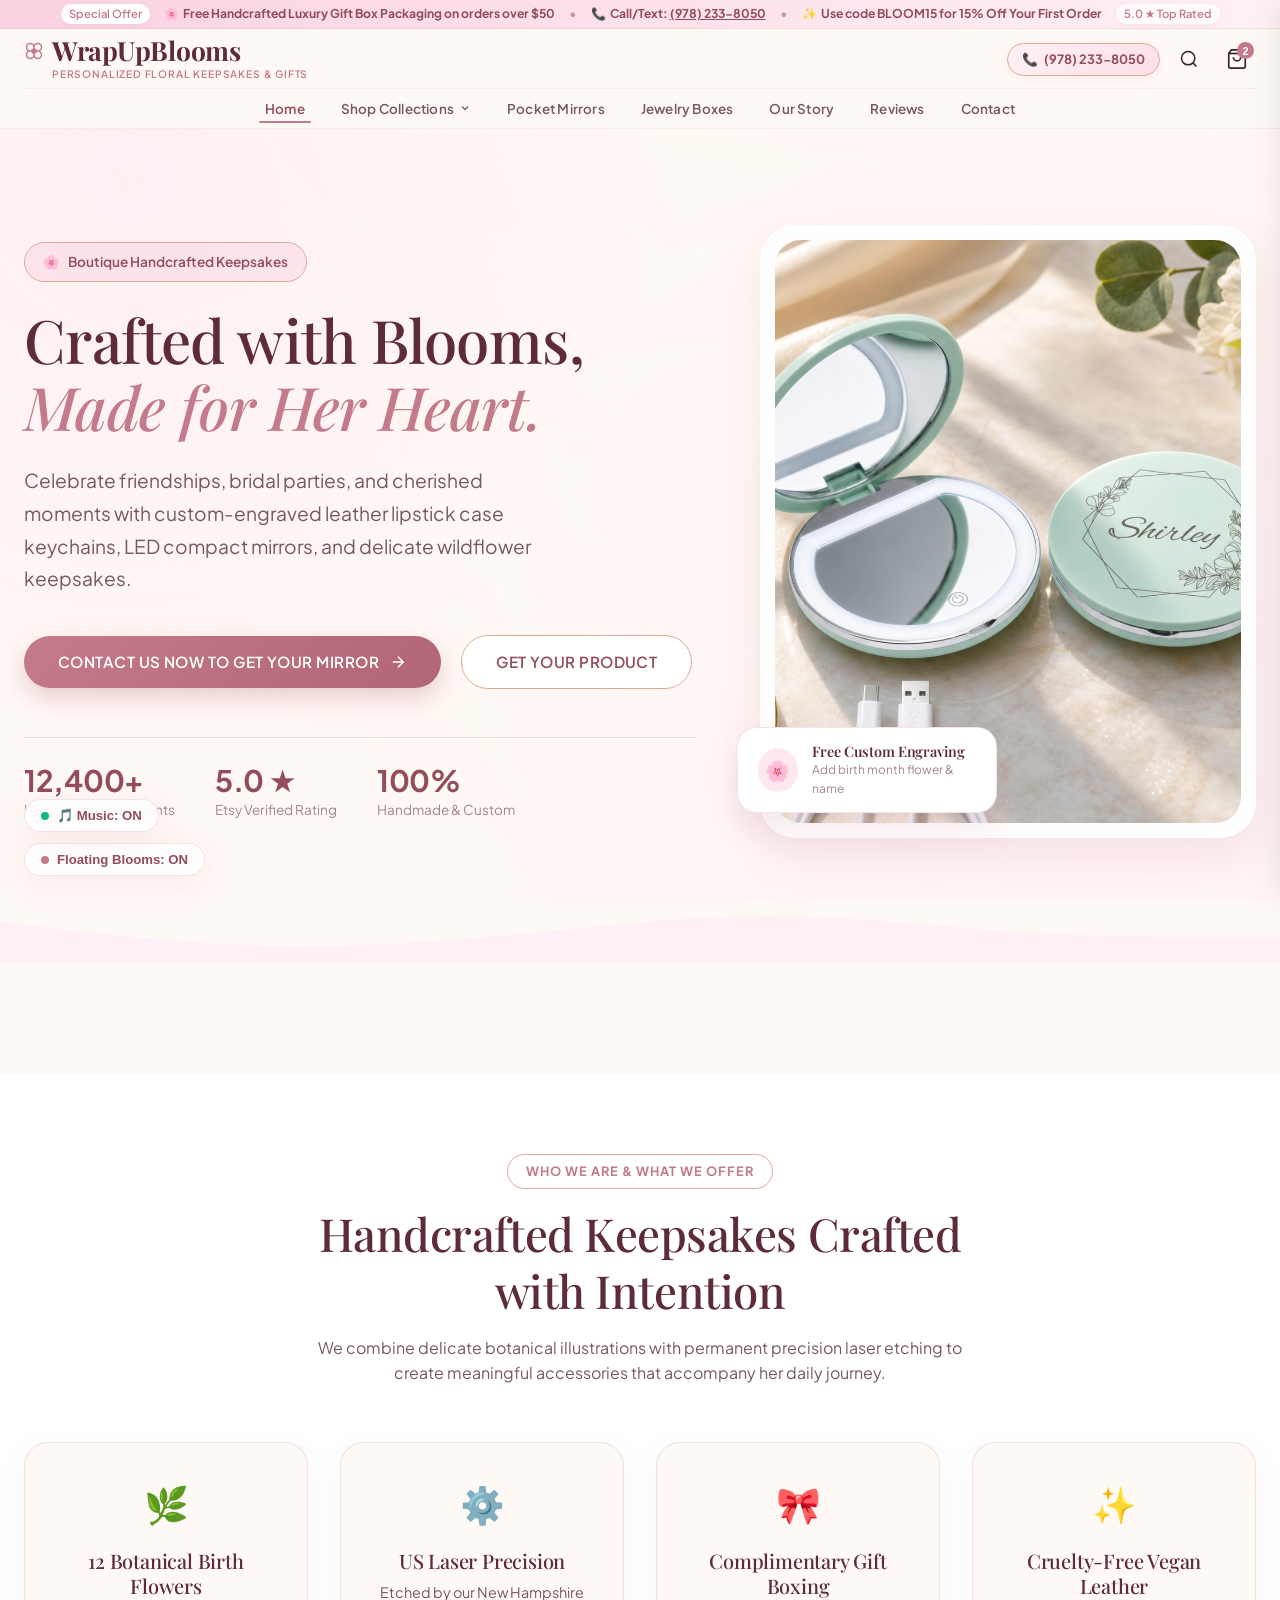
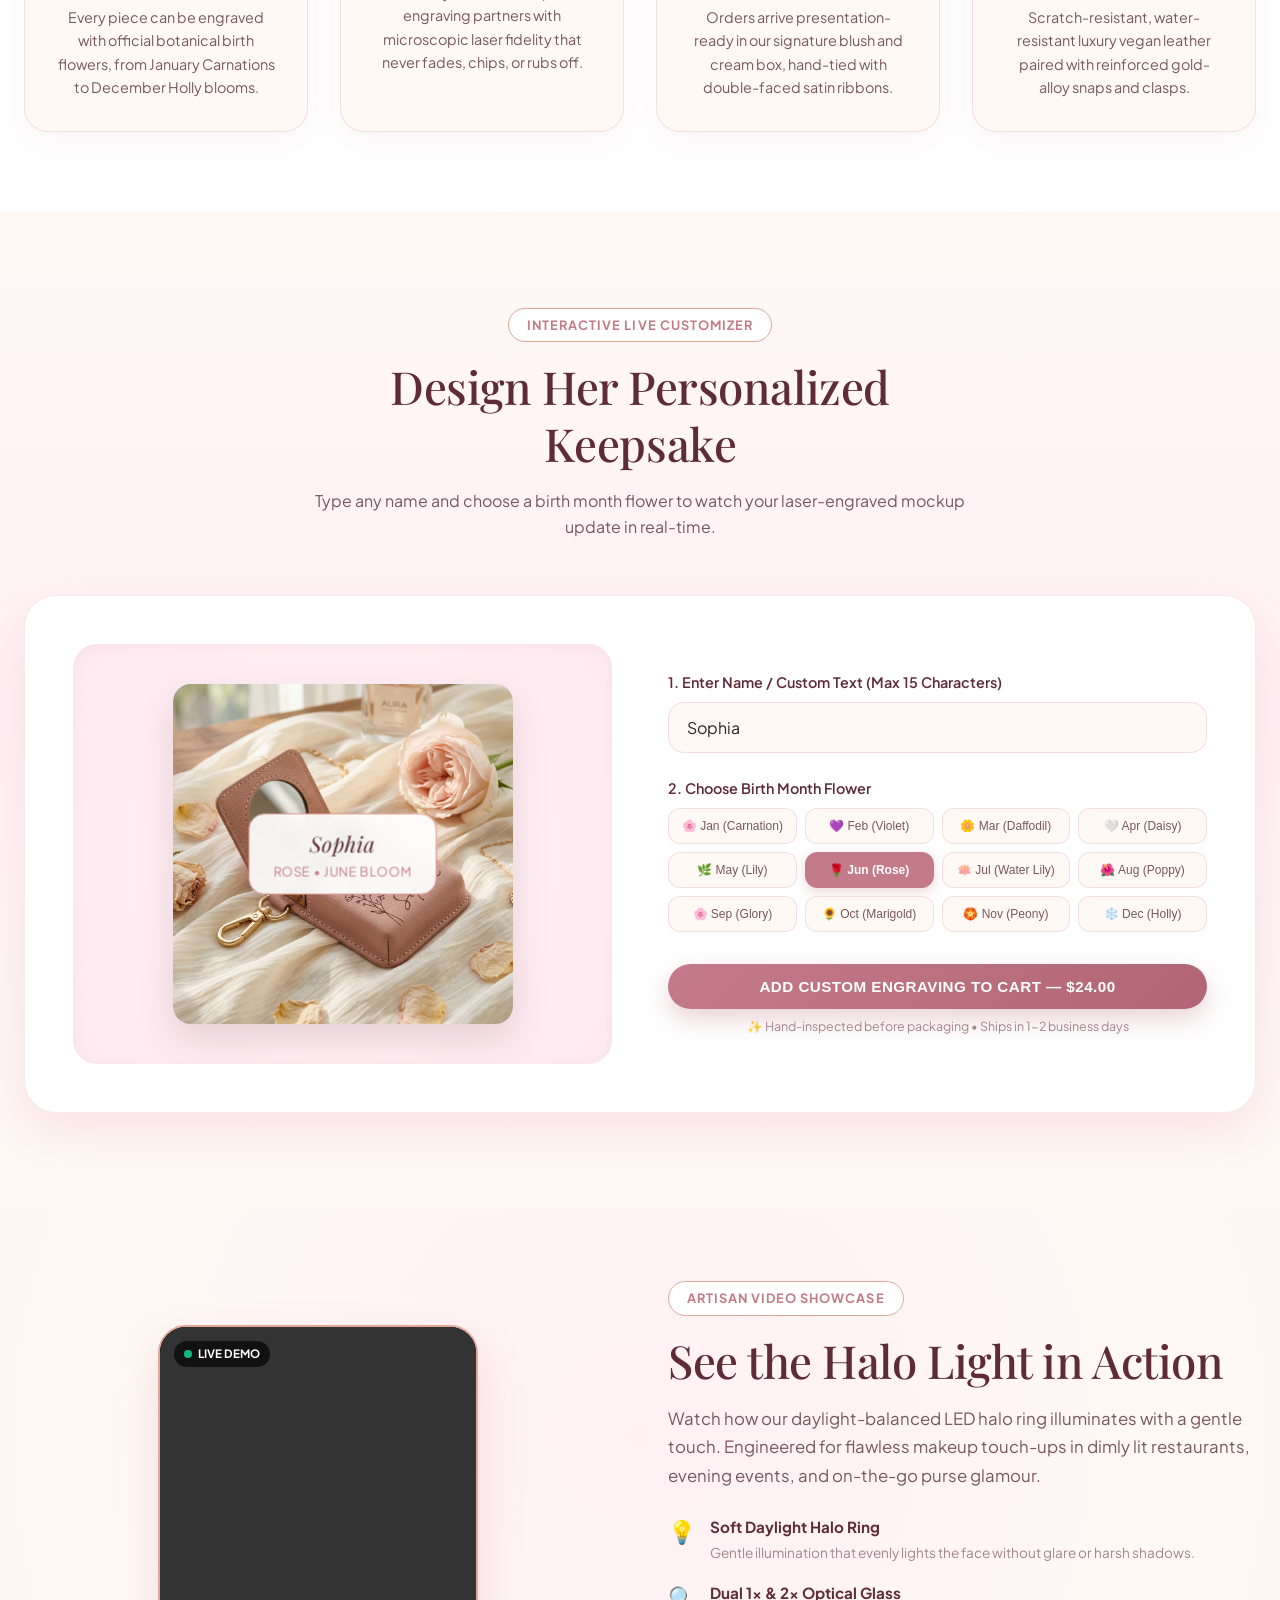
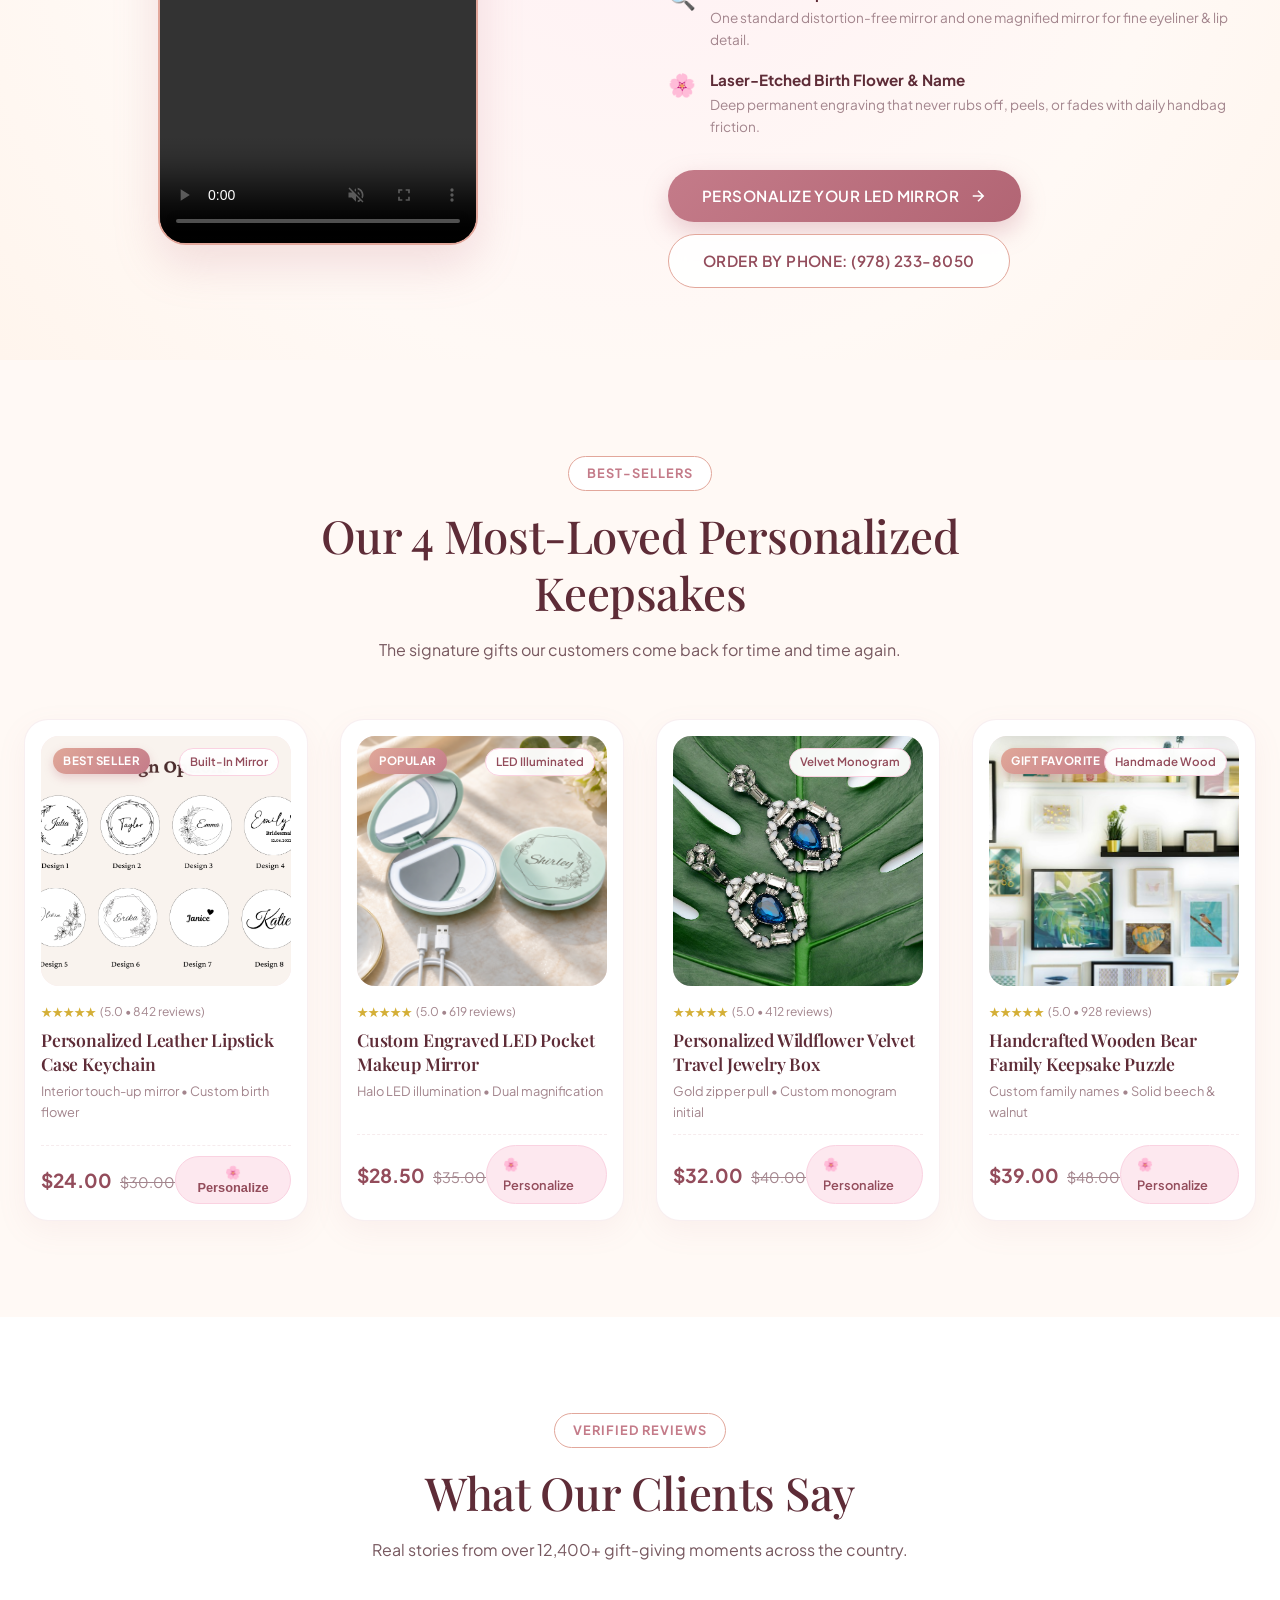
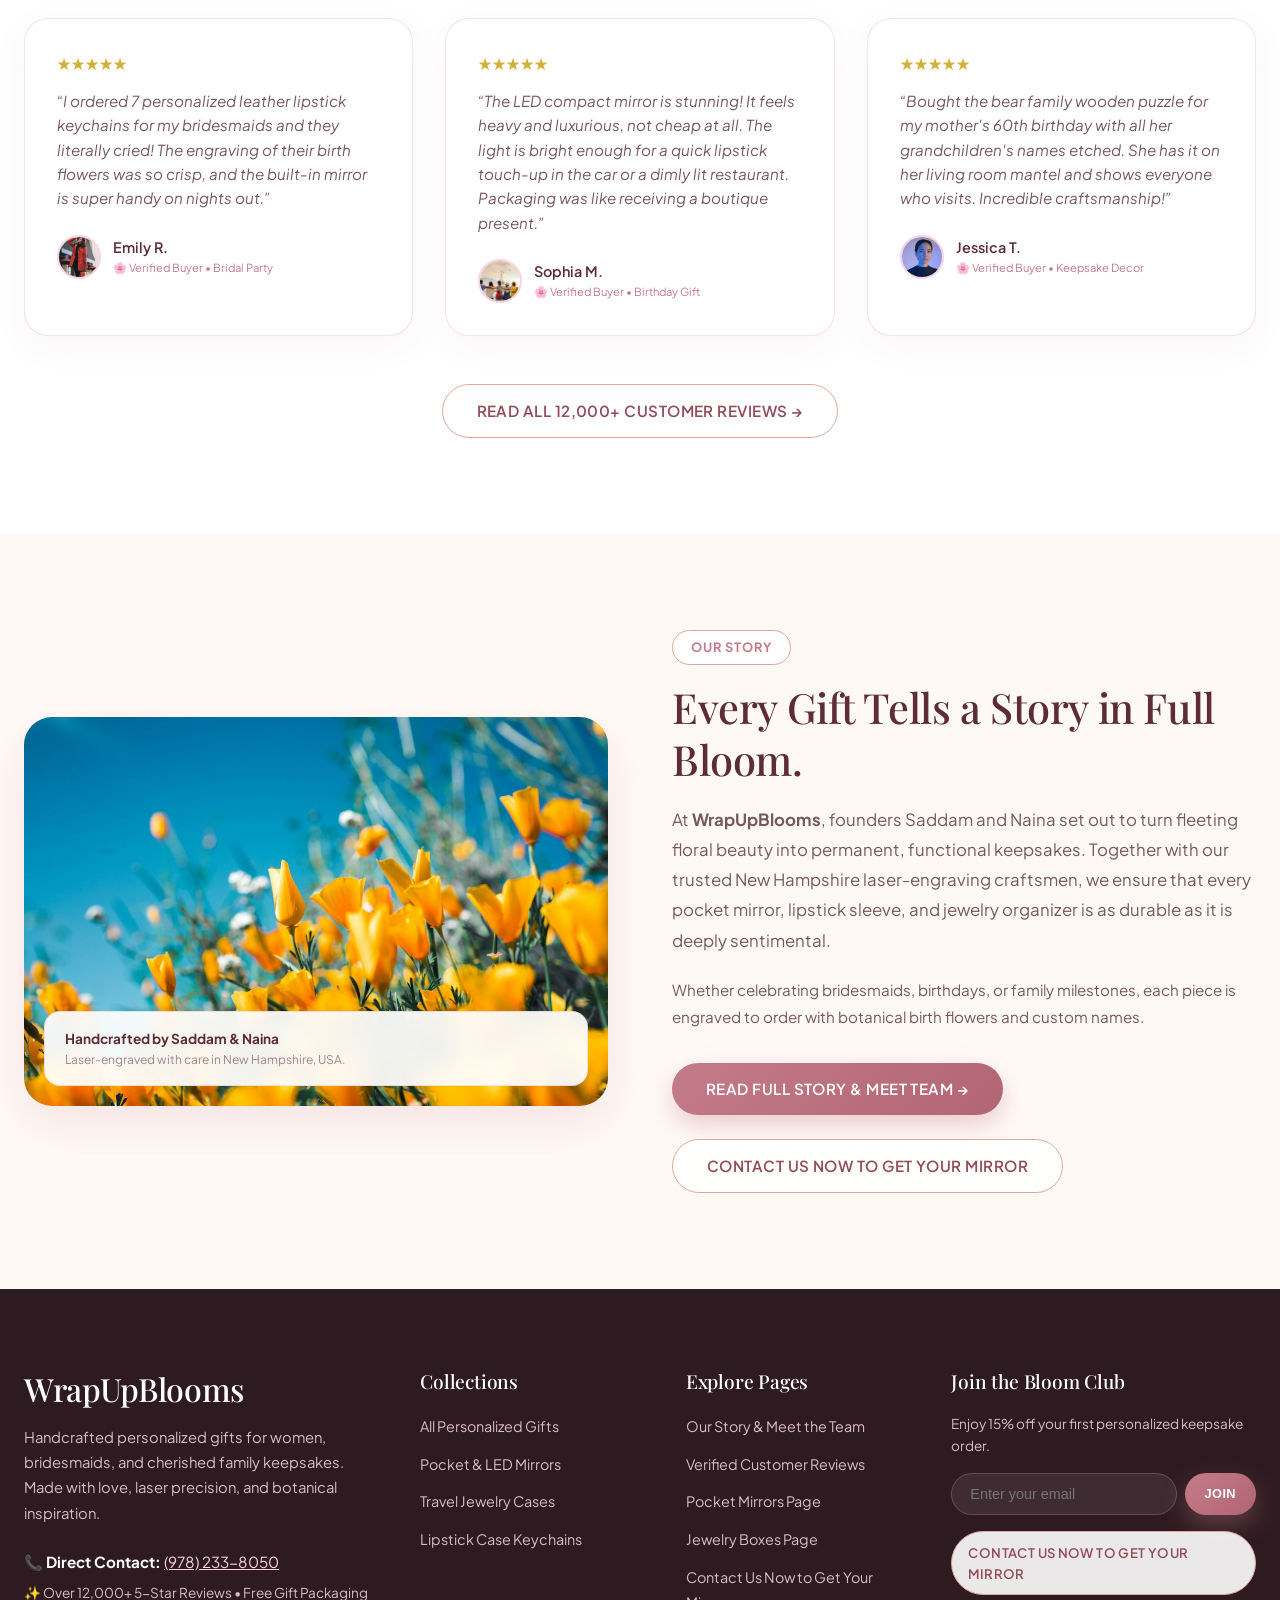
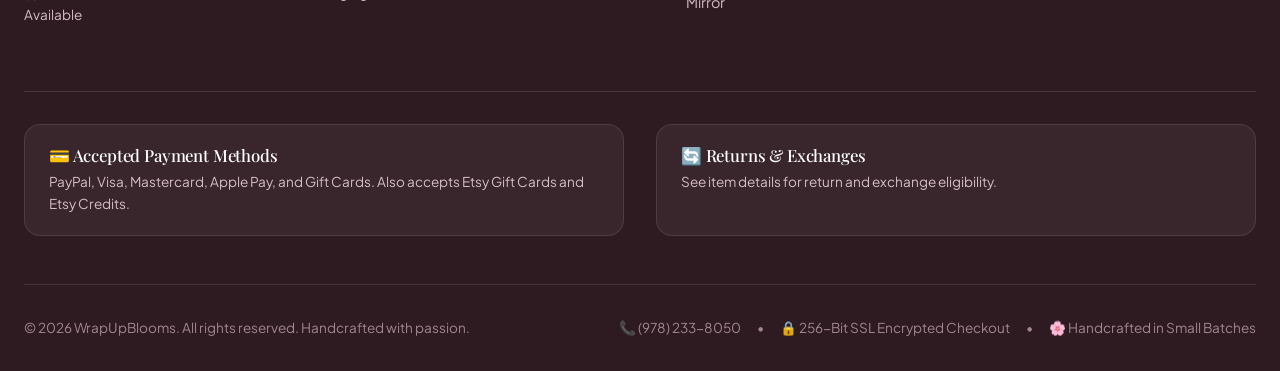
<file: index.html>
<!DOCTYPE html>
<html lang="en">
<head>
  <meta charset="UTF-8">
  <meta name="viewport" content="width=device-width, initial-scale=1.0">
  <title>WrapUpBlooms &bull; Romantic Floral Personalized Gifts & Keepsakes</title>
  
  <!-- Pink Flower Boutique Favicon -->
  <link rel="icon" type="image/svg+xml" href="favicon.svg">
  <link rel="alternate icon" type="image/png" href="favicon.png">
  <link rel="apple-touch-icon" href="favicon.png">
  
  <!-- Google Fonts: Playfair Display & Plus Jakarta Sans -->
  <link rel="preconnect" href="https://fonts.googleapis.com">
  <link rel="preconnect" href="https://fonts.gstatic.com" crossorigin>
  <link href="https://fonts.googleapis.com/css2?family=Playfair+Display:ital,wght@0,400;0,600;0,700;1,400;1,600&family=Plus+Jakarta+Sans:wght@300;400;500;600;700&display=swap" rel="stylesheet">
  
  <link rel="stylesheet" href="WrapUpBlooms-Theme/assets/theme.css">
  <style>
    .hero-img-wrapper img, .preview-product-img, .product-card-media img, .cart-item-img {
      object-fit: cover;
    }
  </style>
</head>
<body>

  <!-- Floating Blossom Petals Canvas -->
  <canvas id="petals-canvas"></canvas>

  <!-- Petals Motion Toggle Pill -->
  <button id="toggle-petals" class="petals-toggle-btn" aria-label="Toggle Floating Blooms Animation">
    <span class="sparkle-dot"></span> Floating Blooms: ON
  </button>

  <!-- Floating Melodies Sound Control Pill (Always ON by default) -->
  <button id="toggle-music" class="music-toggle-btn" aria-label="Mute Boutique Melodies">
    <span class="music-dot"></span> 🎵 Music: ON
  </button>
  <audio id="bg-music-player" loop preload="auto" autoplay>
    <source src="WrapUpBlooms-Theme/assets/boutique-melodies.mp3" type="audio/mpeg">
    <source src="assets/boutique-melodies.mp3" type="audio/mpeg">
  </audio>

  <!-- Announcement Bar -->
  <div class="announcement-bar" role="region" aria-label="Announcement">
    <div class="container">
      <div class="marquee-content">
        <span class="badge-pill">Special Offer</span>
        <span>🌸 <strong>Free Handcrafted Luxury Gift Box Packaging on orders over $50</strong></span>
        <span style="opacity: 0.5;">•</span>
        <span>📞 <strong>Call/Text: <a href="tel:9782338050" style="color: inherit; text-decoration: underline;">(978) 233-8050</a></strong></span>
        <span style="opacity: 0.5;">•</span>
        <span>✨ <strong>Use code BLOOM15 for 15% Off Your First Order</strong></span>
        <span class="badge-pill" style="background: rgba(255,255,255,0.8);">5.0 ★ Top Rated</span>
      </div>
    </div>
  </div>

  <!-- Two-Row Luxury Header -->
  <header class="site-header" role="banner">
    <div class="container">
      <!-- Row 1: Prominent Logo & Top Actions -->
      <div class="header-top-row">
        <div class="header-brand">
          <a href="index.html" class="brand-logo-text">
            <span class="bloom-icon">
              <svg width="24" height="24" viewBox="0 0 24 24" fill="none" stroke="currentColor" stroke-width="1.8" stroke-linecap="round" stroke-linejoin="round">
                <path d="M12 7.5a4.5 4.5 0 1 1 4.5 4.5M12 7.5A4.5 4.5 0 1 0 7.5 12M12 7.5V12m4.5 0a4.5 4.5 0 1 1-4.5 4.5M16.5 12H12m-4.5 0a4.5 4.5 0 1 0 4.5 4.5M7.5 12H12m0 4.5V12" />
                <circle cx="12" cy="12" r="2.5" fill="currentColor" />
              </svg>
            </span>
            <span>WrapUpBlooms</span>
          </a>
          <span class="brand-tagline-sub">Personalized Floral Keepsakes & Gifts</span>
        </div>

        <div class="header-top-actions">
          <a href="tel:9782338050" class="header-phone-pill" title="Call or Text WrapUpBlooms">
            <span>📞</span>
            <span>(978) 233-8050</span>
          </a>

          <button class="action-icon-btn" aria-label="Search" onclick="alert('Search WrapUpBlooms catalog');">
            <svg width="20" height="20" viewBox="0 0 24 24" fill="none" stroke="currentColor" stroke-width="1.8"><circle cx="11" cy="11" r="8"></circle><line x1="21" y1="21" x2="16.65" y2="16.65"></line></svg>
          </button>

          <button class="action-icon-btn cart-trigger-btn" aria-label="View Cart" onclick="window.WrapUpBloomsTheme.openCart();">
            <svg width="22" height="22" viewBox="0 0 24 24" fill="none" stroke="currentColor" stroke-width="1.8"><path d="M6 2L3 6v14a2 2 0 0 0 2 2h14a2 2 0 0 0 2-2V6l-3-4z"></path><line x1="3" y1="6" x2="21" y2="6"></line><path d="M16 10a4 4 0 0 1-8 0"></path></svg>
            <span class="cart-count-badge">2</span>
          </button>
        </div>
      </div>

      <!-- Row 2: Centered Navigation Bar with Dropdown -->
      <nav class="header-nav-row" role="navigation">
        <ul class="nav-menu">
          <li class="nav-item">
            <a href="index.html" class="nav-link active">Home</a>
          </li>

          <li class="nav-item">
            <a href="#featured-collection" class="nav-link">
              <span>Shop Collections</span>
              <svg width="12" height="12" viewBox="0 0 24 24" fill="none" stroke="currentColor" stroke-width="2.5"><polyline points="6 9 12 15 18 9"></polyline></svg>
            </a>
            <div class="nav-dropdown">
              <a href="#featured-collection" class="dropdown-item"><span class="icon">🌸</span><span>All Personalized Gifts</span></a>
              <a href="pocket-mirrors.html" class="dropdown-item"><span class="icon">🪞</span><span>Pocket & LED Mirrors</span></a>
              <a href="jewelry-boxes.html" class="dropdown-item"><span class="icon">💍</span><span>Jewelry & Keepsake Boxes</span></a>
              <a href="#water-showcase" class="dropdown-item"><span class="icon">💄</span><span>Lipstick Case Keychains</span></a>
            </div>
          </li>

          <li class="nav-item"><a href="pocket-mirrors.html" class="nav-link">Pocket Mirrors</a></li>
          <li class="nav-item"><a href="jewelry-boxes.html" class="nav-link">Jewelry Boxes</a></li>
          <li class="nav-item"><a href="our-story.html" class="nav-link">Our Story</a></li>
          <li class="nav-item"><a href="reviews.html" class="nav-link">Reviews</a></li>
          <li class="nav-item"><a href="contact.html" class="nav-link">Contact</a></li>
        </ul>
      </nav>
    </div>
  </header>

  <!-- 1. Hero Section -->
  <section class="hero-section" id="hero-banner">
    <div class="container">
      <div class="hero-grid">
        <div class="hero-content">
          <div class="hero-pill-badge">
            <span>🌸</span>
            <span>Boutique Handcrafted Keepsakes</span>
          </div>

          <h1 class="hero-title">
            Crafted with Blooms, <br>
            <span class="highlight">Made for Her Heart.</span>
          </h1>

          <p class="hero-subtitle">
            Celebrate friendships, bridal parties, and cherished moments with custom-engraved leather lipstick case keychains, LED compact mirrors, and delicate wildflower keepsakes.
          </p>

          <div class="hero-cta-group">
            <a href="contact.html" class="btn btn-primary">
              <span>Contact Us Now to Get Your Mirror</span>
              <svg width="18" height="18" viewBox="0 0 24 24" fill="none" stroke="currentColor" stroke-width="2"><path d="M5 12h14M12 5l7 7-7 7"/></svg>
            </a>
            <a href="#water-showcase" class="btn btn-secondary">
              <span>Get Your Product</span>
            </a>
          </div>

          <div class="hero-stats-row">
            <div class="stat-item">
              <h4>12,400+</h4>
              <p>Happy Gifting Moments</p>
            </div>
            <div class="stat-item">
              <h4>5.0 ★</h4>
              <p>Etsy Verified Rating</p>
            </div>
            <div class="stat-item">
              <h4>100%</h4>
              <p>Handmade & Custom</p>
            </div>
          </div>
        </div>

        <div class="hero-visual">
          <div class="hero-visual-card">
            <div class="hero-img-wrapper">
              <img src="images/led-mirror-main.png" alt="WrapUpBlooms Luxury Personalized Keepsakes" onerror="this.src='images/mirror-wrapup-2.png'">
            </div>

            <div class="hero-floating-floater floating-badge">
              <div class="floater-icon-circle">🌸</div>
              <div class="floater-text">
                <h5>Free Custom Engraving</h5>
                <p>Add birth month flower & name</p>
              </div>
            </div>
          </div>
        </div>
      </div>
    </div>

    <!-- Undulating Water Wave Divider -->
    <div class="water-wave-divider water-wave-animated" style="margin-top: 4rem;">
      <svg viewBox="0 0 1440 120" fill="none" preserveAspectRatio="none">
        <path d="M0,32L48,42.7C96,53,192,75,288,80C384,85,480,75,576,58.7C672,43,768,21,864,21.3C960,21,1056,43,1152,53.3C1248,64,1344,64,1392,64L1440,64L1440,120L1392,120C1344,120,1248,120,1152,120C1056,120,960,120,864,120C768,120,672,120,576,120C480,120,384,120,288,120C192,120,96,120,48,120L0,120Z" fill="#FFF0F5"></path>
      </svg>
    </div>
  </section>

  <!-- 2. Who We Are & What We Do Offer Section -->
  <section style="padding: 5rem 0; background: #FFFFFF;">
    <div class="container">
      <div class="section-header-center">
        <span class="section-subtitle-pill">Who We Are & What We Offer</span>
        <h2 class="section-title">Handcrafted Keepsakes Crafted with Intention</h2>
        <p>We combine delicate botanical illustrations with permanent precision laser etching to create meaningful accessories that accompany her daily journey.</p>
      </div>

      <div style="display: grid; grid-template-columns: repeat(auto-fit, minmax(260px, 1fr)); gap: 2rem;">
        <div style="background: var(--bg-cream); padding: 2rem; border-radius: 24px; border: 1px solid var(--border-delicate); text-align: center; box-shadow: var(--shadow-soft);">
          <div style="font-size: 2.25rem; margin-bottom: 1rem;">🌿</div>
          <h3 style="font-family: var(--font-serif); font-size: 1.25rem; color: var(--primary-deep); margin-bottom: 8px;">12 Botanical Birth Flowers</h3>
          <p style="font-size: 0.9rem; color: var(--text-secondary); line-height: 1.6;">Every piece can be engraved with official botanical birth flowers, from January Carnations to December Holly blooms.</p>
        </div>

        <div style="background: var(--bg-cream); padding: 2rem; border-radius: 24px; border: 1px solid var(--border-delicate); text-align: center; box-shadow: var(--shadow-soft);">
          <div style="font-size: 2.25rem; margin-bottom: 1rem;">⚙️</div>
          <h3 style="font-family: var(--font-serif); font-size: 1.25rem; color: var(--primary-deep); margin-bottom: 8px;">US Laser Precision</h3>
          <p style="font-size: 0.9rem; color: var(--text-secondary); line-height: 1.6;">Etched by our New Hampshire engraving partners with microscopic laser fidelity that never fades, chips, or rubs off.</p>
        </div>

        <div style="background: var(--bg-cream); padding: 2rem; border-radius: 24px; border: 1px solid var(--border-delicate); text-align: center; box-shadow: var(--shadow-soft);">
          <div style="font-size: 2.25rem; margin-bottom: 1rem;">🎀</div>
          <h3 style="font-family: var(--font-serif); font-size: 1.25rem; color: var(--primary-deep); margin-bottom: 8px;">Complimentary Gift Boxing</h3>
          <p style="font-size: 0.9rem; color: var(--text-secondary); line-height: 1.6;">Orders arrive presentation-ready in our signature blush and cream box, hand-tied with double-faced satin ribbons.</p>
        </div>

        <div style="background: var(--bg-cream); padding: 2rem; border-radius: 24px; border: 1px solid var(--border-delicate); text-align: center; box-shadow: var(--shadow-soft);">
          <div style="font-size: 2.25rem; margin-bottom: 1rem;">✨</div>
          <h3 style="font-family: var(--font-serif); font-size: 1.25rem; color: var(--primary-deep); margin-bottom: 8px;">Cruelty-Free Vegan Leather</h3>
          <p style="font-size: 0.9rem; color: var(--text-secondary); line-height: 1.6;">Scratch-resistant, water-resistant luxury vegan leather paired with reinforced gold-alloy snaps and clasps.</p>
        </div>
      </div>
    </div>
  </section>

  <!-- Interactive Live Customizer Spotlight -->
  <section class="water-showcase-section" id="water-showcase">
    <div class="container">
      <div class="section-header-center">
        <span class="section-subtitle-pill">Interactive Live Customizer</span>
        <h2 class="section-title">Design Her Personalized Keepsake</h2>
        <p>Type any name and choose a birth month flower to watch your laser-engraved mockup update in real-time.</p>
      </div>

      <div class="customizer-card">
        <div class="customizer-preview-box">
          <img src="images/bespoke-lipstick-keychain.jpg" alt="Custom Lipstick Case" class="preview-product-img" onerror="this.src='images/product-lipstick-case.jpg'">
          <div class="live-engrave-overlay floating-badge">
            <div class="live-engrave-name" id="live-engrave-name-display">Sophia</div>
            <div class="live-engrave-flower" id="live-engrave-flower-display">Rose • June Bloom</div>
          </div>
        </div>

        <div class="customizer-controls">
          <div class="control-group">
            <label class="control-label" for="customizer-name-input">1. Enter Name / Custom Text (Max 15 Characters)</label>
            <input type="text" id="customizer-name-input" class="input-engrave-text" placeholder="e.g. Sophia, Bridesmaid, Mama" maxlength="15" value="Sophia">
          </div>

          <div class="control-group">
            <label class="control-label">2. Choose Birth Month Flower</label>
            <div class="flower-chips-grid">
              <button type="button" class="flower-chip" data-flower="Carnation" data-month="Jan">🌸 Jan (Carnation)</button>
              <button type="button" class="flower-chip" data-flower="Violet" data-month="Feb">💜 Feb (Violet)</button>
              <button type="button" class="flower-chip" data-flower="Daffodil" data-month="Mar">🌼 Mar (Daffodil)</button>
              <button type="button" class="flower-chip" data-flower="Daisy" data-month="Apr">🤍 Apr (Daisy)</button>
              <button type="button" class="flower-chip" data-flower="Lily" data-month="May">🌿 May (Lily)</button>
              <button type="button" class="flower-chip active" data-flower="Rose" data-month="Jun">🌹 Jun (Rose)</button>
              <button type="button" class="flower-chip" data-flower="Water Lily" data-month="Jul">🪷 Jul (Water Lily)</button>
              <button type="button" class="flower-chip" data-flower="Poppy" data-month="Aug">🌺 Aug (Poppy)</button>
              <button type="button" class="flower-chip" data-flower="Morning Glory" data-month="Sep">🌸 Sep (Glory)</button>
              <button type="button" class="flower-chip" data-flower="Marigold" data-month="Oct">🌻 Oct (Marigold)</button>
              <button type="button" class="flower-chip" data-flower="Peony" data-month="Nov">🏵️ Nov (Peony)</button>
              <button type="button" class="flower-chip" data-flower="Holly" data-month="Dec">❄️ Dec (Holly)</button>
            </div>
          </div>

          <div style="margin-top: 2rem;">
            <button type="button" id="customizer-add-btn" class="btn btn-primary" style="width: 100%;">
              <span>Add Custom Engraving to Cart &mdash; $24.00</span>
            </button>
            <p style="font-size: 0.78rem; text-align: center; margin-top: 8px; color: var(--text-muted);">
              ✨ Hand-inspected before packaging &bull; Ships in 1-2 business days
            </p>
          </div>
        </div>
      </div>
    </div>
  </section>

  <!-- Video Showcase: Halo Light in Action -->
  <section class="video-showcase-section" style="padding: 4.5rem 0; background: radial-gradient(circle at 50% 30%, #FFF0F4 0%, #FFF9F5 65%, #FFF5ED 100%);">
    <div class="container">
      <div style="display: grid; grid-template-columns: 1fr 1fr; gap: 3.5rem; align-items: center;" class="video-grid">
        
        <!-- Video Player Card -->
        <div style="position: relative; border-radius: 28px; overflow: hidden; box-shadow: 0 20px 45px rgba(196, 123, 137, 0.22); border: 2px solid var(--accent-rose-gold); background: #000; aspect-ratio: 9/16; max-height: 520px; margin: 0 auto; width: 100%; max-width: 320px;">
          <video id="halo-demo-video" src="images/led-mirror-demo.mp4" autoplay loop muted playsinline controls style="width: 100%; height: 100%; object-fit: cover;">
            Your browser does not support video playback.
          </video>
          <div style="position: absolute; top: 14px; left: 14px; background: rgba(0,0,0,0.65); color: #FFF; font-size: 0.72rem; font-weight: 700; padding: 4px 10px; border-radius: 999px; backdrop-filter: blur(8px); display: flex; align-items: center; gap: 6px;">
            <span style="width: 8px; height: 8px; background: #10B981; border-radius: 50%; display: inline-block;"></span>
            LIVE DEMO
          </div>
        </div>

        <!-- Video Description & Details -->
        <div>
          <span class="section-subtitle-pill">Artisan Video Showcase</span>
          <h2 class="section-title" style="margin-bottom: 1rem;">See the Halo Light in Action</h2>
          <p style="font-size: 1.05rem; color: var(--text-secondary); line-height: 1.7; margin-bottom: 1.5rem;">
            Watch how our daylight-balanced LED halo ring illuminates with a gentle touch. Engineered for flawless makeup touch-ups in dimly lit restaurants, evening events, and on-the-go purse glamour.
          </p>

          <div style="display: grid; gap: 1rem; margin-bottom: 2rem;">
            <div style="display: flex; gap: 14px; align-items: flex-start;">
              <span style="font-size: 1.4rem;">💡</span>
              <div>
                <strong style="color: var(--primary-deep); font-size: 0.95rem;">Soft Daylight Halo Ring</strong>
                <p style="font-size: 0.85rem; color: var(--text-muted); margin: 2px 0 0;">Gentle illumination that evenly lights the face without glare or harsh shadows.</p>
              </div>
            </div>

            <div style="display: flex; gap: 14px; align-items: flex-start;">
              <span style="font-size: 1.4rem;">🔍</span>
              <div>
                <strong style="color: var(--primary-deep); font-size: 0.95rem;">Dual 1x & 2x Optical Glass</strong>
                <p style="font-size: 0.85rem; color: var(--text-muted); margin: 2px 0 0;">One standard distortion-free mirror and one magnified mirror for fine eyeliner & lip detail.</p>
              </div>
            </div>

            <div style="display: flex; gap: 14px; align-items: flex-start;">
              <span style="font-size: 1.4rem;">🌸</span>
              <div>
                <strong style="color: var(--primary-deep); font-size: 0.95rem;">Laser-Etched Birth Flower & Name</strong>
                <p style="font-size: 0.85rem; color: var(--text-muted); margin: 2px 0 0;">Deep permanent engraving that never rubs off, peels, or fades with daily handbag friction.</p>
              </div>
            </div>
          </div>

          <div style="display: flex; gap: 12px; flex-wrap: wrap;">
            <a href="pocket-mirrors.html" class="btn btn-primary">
              <span>Personalize Your LED Mirror</span>
              <svg width="18" height="18" viewBox="0 0 24 24" fill="none" stroke="currentColor" stroke-width="2"><path d="M5 12h14M12 5l7 7-7 7"/></svg>
            </a>
            <a href="tel:9782338050" class="btn btn-secondary">
              <span>Order by Phone: (978) 233-8050</span>
            </a>
          </div>
        </div>

      </div>
    </div>
  </section>

  <!-- 3. Best-Selling Products Showcase (4 Signature Products with Tags) -->
  <section class="featured-collection-section" id="featured-collection" style="padding: 6rem 0; background: var(--bg-cream);">
    <div class="container">
      <div class="section-header-center">
        <span class="section-subtitle-pill">Best-Sellers</span>
        <h2 class="section-title">Our 4 Most-Loved Personalized Keepsakes</h2>
        <p>The signature gifts our customers come back for time and time again.</p>
      </div>

      <div style="display: grid; grid-template-columns: repeat(auto-fit, minmax(280px, 1fr)); gap: 2rem;">
        
        <!-- Product 1 -->
        <div class="product-card">
          <div class="product-card-media">
            <span class="product-badge-sale">Best Seller</span>
            <span class="product-badge-custom">Built-In Mirror</span>
            <a href="#water-showcase">
              <img src="images/mirror-wrapup-1.png" alt="Personalized Leather Lipstick Case Keychain" onerror="this.src='images/product-lipstick-case.jpg'">
            </a>
          </div>
          <div class="product-rating">★★★★★ <span style="font-size: 0.75rem; color: var(--text-muted);">(5.0 &bull; 842 reviews)</span></div>
          <h3 class="product-title"><a href="#water-showcase">Personalized Leather Lipstick Case Keychain</a></h3>
          <p class="product-tagline">Interior touch-up mirror &bull; Custom birth flower</p>
          <div class="product-price-row">
            <div class="price-container">
              <span class="current-price">$24.00</span>
              <span class="compare-price">$30.00</span>
            </div>
            <button class="btn-quick-add">🌸 Personalize</button>
          </div>
        </div>

        <!-- Product 2 -->
        <div class="product-card">
          <div class="product-card-media">
            <span class="product-badge-sale">Popular</span>
            <span class="product-badge-custom">LED Illuminated</span>
            <a href="pocket-mirrors.html">
              <img src="images/led-mirror-main.png" alt="Custom Engraved LED Pocket Makeup Mirror" onerror="this.src='images/mirror-wrapup-2.png'">
            </a>
          </div>
          <div class="product-rating">★★★★★ <span style="font-size: 0.75rem; color: var(--text-muted);">(5.0 &bull; 619 reviews)</span></div>
          <h3 class="product-title"><a href="pocket-mirrors.html">Custom Engraved LED Pocket Makeup Mirror</a></h3>
          <p class="product-tagline">Halo LED illumination &bull; Dual magnification</p>
          <div class="product-price-row">
            <div class="price-container">
              <span class="current-price">$28.50</span>
              <span class="compare-price">$35.00</span>
            </div>
            <a href="pocket-mirrors.html" class="btn-quick-add">🌸 Personalize</a>
          </div>
        </div>

        <!-- Product 3 -->
        <div class="product-card">
          <div class="product-card-media">
            <span class="product-badge-custom">Velvet Monogram</span>
            <a href="jewelry-boxes.html">
              <img src="images/product-jewelry-box.jpg" alt="Personalized Wildflower Velvet Travel Jewelry Box">
            </a>
          </div>
          <div class="product-rating">★★★★★ <span style="font-size: 0.75rem; color: var(--text-muted);">(5.0 &bull; 412 reviews)</span></div>
          <h3 class="product-title"><a href="jewelry-boxes.html">Personalized Wildflower Velvet Travel Jewelry Box</a></h3>
          <p class="product-tagline">Gold zipper pull &bull; Custom monogram initial</p>
          <div class="product-price-row">
            <div class="price-container">
              <span class="current-price">$32.00</span>
              <span class="compare-price">$40.00</span>
            </div>
            <a href="jewelry-boxes.html" class="btn-quick-add">🌸 Personalize</a>
          </div>
        </div>

        <!-- Product 4 -->
        <div class="product-card">
          <div class="product-card-media">
            <span class="product-badge-sale">Gift Favorite</span>
            <span class="product-badge-custom">Handmade Wood</span>
            <a href="contact.html">
              <img src="images/product-bear-puzzle.jpg" alt="Handcrafted Wooden Bear Family Keepsake Puzzle">
            </a>
          </div>
          <div class="product-rating">★★★★★ <span style="font-size: 0.75rem; color: var(--text-muted);">(5.0 &bull; 928 reviews)</span></div>
          <h3 class="product-title"><a href="contact.html">Handcrafted Wooden Bear Family Keepsake Puzzle</a></h3>
          <p class="product-tagline">Custom family names &bull; Solid beech & walnut</p>
          <div class="product-price-row">
            <div class="price-container">
              <span class="current-price">$39.00</span>
              <span class="compare-price">$48.00</span>
            </div>
            <a href="contact.html" class="btn-quick-add">🌸 Personalize</a>
          </div>
        </div>

      </div>
    </div>
  </section>

  <!-- 4. What Our Clients Say (Testimonials Section) -->
  <section class="reviews-section" id="reviews" style="background: #FFF; padding: 6rem 0;">
    <div class="container">
      <div class="section-header-center">
        <span class="section-subtitle-pill">Verified Reviews</span>
        <h2 class="section-title">What Our Clients Say</h2>
        <p>Real stories from over 12,400+ gift-giving moments across the country.</p>
      </div>

      <div class="reviews-grid">
        <div class="review-card">
          <div class="review-stars">★★★★★</div>
          <p class="review-text">
            &ldquo;I ordered 7 personalized leather lipstick keychains for my bridesmaids and they literally cried! The engraving of their birth flowers was so crisp, and the built-in mirror is super handy on nights out.&rdquo;
          </p>
          <div class="reviewer-meta">
            <img src="images/lookbook-1.jpg" alt="Emily R." class="reviewer-avatar">
            <div>
              <div class="reviewer-name">Emily R.</div>
              <div class="verified-pill">🌸 Verified Buyer &bull; Bridal Party</div>
            </div>
          </div>
        </div>

        <div class="review-card">
          <div class="review-stars">★★★★★</div>
          <p class="review-text">
            &ldquo;The LED compact mirror is stunning! It feels heavy and luxurious, not cheap at all. The light is bright enough for a quick lipstick touch-up in the car or a dimly lit restaurant. Packaging was like receiving a boutique present.&rdquo;
          </p>
          <div class="reviewer-meta">
            <img src="images/lookbook-2.jpg" alt="Sophia M." class="reviewer-avatar">
            <div>
              <div class="reviewer-name">Sophia M.</div>
              <div class="verified-pill">🌸 Verified Buyer &bull; Birthday Gift</div>
            </div>
          </div>
        </div>

        <div class="review-card">
          <div class="review-stars">★★★★★</div>
          <p class="review-text">
            &ldquo;Bought the bear family wooden puzzle for my mother's 60th birthday with all her grandchildren's names etched. She has it on her living room mantel and shows everyone who visits. Incredible craftsmanship!&rdquo;
          </p>
          <div class="reviewer-meta">
            <img src="images/lookbook-3.jpg" alt="Jessica T." class="reviewer-avatar">
            <div>
              <div class="reviewer-name">Jessica T.</div>
              <div class="verified-pill">🌸 Verified Buyer &bull; Keepsake Decor</div>
            </div>
          </div>
        </div>
      </div>

      <div style="text-align: center; margin-top: 3rem;">
        <a href="reviews.html" class="btn btn-secondary">
          <span>Read All 12,000+ Customer Reviews &rarr;</span>
        </a>
      </div>
    </div>
  </section>

  <!-- 5. Small Story Section on Homepage -->
  <section class="story-section" id="story" style="padding: 6rem 0; background: var(--bg-cream); position: relative;">
    <div class="container">
      <div style="display: grid; grid-template-columns: 1fr 1fr; gap: 4rem; align-items: center;">
        <div style="position: relative; border-radius: 28px; overflow: hidden; box-shadow: var(--shadow-hover);">
          <img src="images/story-artisan-craft.jpg" alt="Artisan Craftsmanship at WrapUpBlooms" style="width: 100%; height: 100%; object-fit: cover;">
          <div style="position: absolute; bottom: 20px; left: 20px; right: 20px; background: rgba(255,255,255,0.92); backdrop-filter: blur(10px); padding: 16px 20px; border-radius: 16px; border: 1px solid var(--border-delicate);">
            <div style="font-size: 0.85rem; font-weight: 700; color: var(--primary-deep);">Handcrafted by Saddam & Naina</div>
            <div style="font-size: 0.75rem; color: var(--text-muted);">Laser-engraved with care in New Hampshire, USA.</div>
          </div>
        </div>

        <div>
          <span class="section-subtitle-pill">Our Story</span>
          <h2 style="font-size: 2.6rem; font-family: var(--font-serif); color: var(--primary-deep); margin-bottom: 1.25rem; line-height: 1.25;">
            Every Gift Tells a Story in Full Bloom.
          </h2>
          <p style="font-size: 1.05rem; line-height: 1.8; color: var(--text-secondary); margin-bottom: 1.25rem;">
            At <strong>WrapUpBlooms</strong>, founders Saddam and Naina set out to turn fleeting floral beauty into permanent, functional keepsakes. Together with our trusted New Hampshire laser-engraving craftsmen, we ensure that every pocket mirror, lipstick sleeve, and jewelry organizer is as durable as it is deeply sentimental.
          </p>
          <p style="font-size: 0.95rem; line-height: 1.8; color: var(--text-secondary); margin-bottom: 2rem;">
            Whether celebrating bridesmaids, birthdays, or family milestones, each piece is engraved to order with botanical birth flowers and custom names.
          </p>

          <div style="display: flex; gap: 1.5rem; align-items: center; flex-wrap: wrap;">
            <a href="our-story.html" class="btn btn-primary">
              <span>Read Full Story & Meet Team &rarr;</span>
            </a>
            <a href="contact.html" class="btn btn-secondary">
              <span>Contact Us Now to Get Your Mirror</span>
            </a>
          </div>
        </div>
      </div>
    </div>
  </section>

  <!-- Slide-out AJAX Cart Drawer -->
  <div id="cart-drawer-overlay" class="cart-drawer-overlay"></div>
  <div id="cart-drawer" class="cart-drawer" role="dialog" aria-modal="true" aria-label="Your Shopping Cart">
    <div class="cart-drawer-header">
      <h3 class="cart-drawer-title">Your Bloom Cart</h3>
      <button id="cart-drawer-close" class="cart-close-btn" aria-label="Close Cart"><svg width="20" height="20" viewBox="0 0 24 24" fill="none" stroke="currentColor" stroke-width="2"><line x1="18" y1="6" x2="6" y2="18"></line><line x1="6" y1="6" x2="18" y2="18"></line></svg></button>
    </div>
    <div class="shipping-meter">
      <div id="shipping-meter-text" class="shipping-meter-text">🌸 Add <strong>$7.50</strong> more to unlock FREE Luxury Gift Box Packaging!</div>
      <div class="shipping-bar-track"><div id="shipping-meter-fill" class="shipping-bar-fill" style="width: 87%;"></div></div>
    </div>
    <div class="cart-drawer-body"><div id="cart-drawer-items-list"></div></div>
    <div class="cart-drawer-footer">
      <div class="cart-subtotal-row"><span class="subtotal-label">Subtotal</span><span id="cart-drawer-subtotal" class="subtotal-val">$52.50</span></div>
      <button type="button" class="btn btn-primary" style="width: 100%;" onclick="alert('Proceeding to checkout');"><span>Proceed to Secure Checkout</span></button>
    </div>
  </div>

  <!-- 6. Footer -->
  <footer class="site-footer" role="contentinfo">
    <div class="container">
      <div class="footer-grid">
        <div>
          <h3 class="footer-brand-title">WrapUpBlooms</h3>
          <p class="footer-desc">Handcrafted personalized gifts for women, bridesmaids, and cherished family keepsakes. Made with love, laser precision, and botanical inspiration.</p>
          <div style="font-size: 0.95rem; color: #FFF; margin-bottom: 0.5rem;">📞 <strong>Direct Contact:</strong> <a href="tel:9782338050" style="color: var(--accent-blush); text-decoration: underline;">(978) 233-8050</a></div>
          <div style="font-size: 0.85rem; color: #D6BDC4;">✨ Over 12,000+ 5-Star Reviews &bull; Free Gift Packaging Available</div>
        </div>

        <div>
          <h4 class="footer-heading">Collections</h4>
          <ul class="footer-links">
            <li><a href="#featured-collection">All Personalized Gifts</a></li>
            <li><a href="pocket-mirrors.html">Pocket & LED Mirrors</a></li>
            <li><a href="jewelry-boxes.html">Travel Jewelry Cases</a></li>
            <li><a href="#water-showcase">Lipstick Case Keychains</a></li>
          </ul>
        </div>

        <div>
          <h4 class="footer-heading">Explore Pages</h4>
          <ul class="footer-links">
            <li><a href="our-story.html">Our Story & Meet the Team</a></li>
            <li><a href="reviews.html">Verified Customer Reviews</a></li>
            <li><a href="pocket-mirrors.html">Pocket Mirrors Page</a></li>
            <li><a href="jewelry-boxes.html">Jewelry Boxes Page</a></li>
            <li><a href="contact.html">Contact Us Now to Get Your Mirror</a></li>
          </ul>
        </div>

        <div>
          <h4 class="footer-heading">Join the Bloom Club</h4>
          <p style="font-size: 0.85rem; color: #D6BDC4; margin-bottom: 0.75rem;">Enjoy 15% off your first personalized keepsake order.</p>
          <form class="newsletter-form" onsubmit="event.preventDefault(); alert('🌸 Thank you for joining! Code BLOOM15 applied.');">
            <div class="newsletter-input-group">
              <input type="email" class="newsletter-input" placeholder="Enter your email" required>
              <button type="submit" class="btn btn-primary" style="padding: 10px 20px; font-size: 0.8rem;">Join</button>
            </div>
          </form>
          <div style="margin-top: 1rem;">
            <a href="contact.html" class="btn btn-secondary" style="width: 100%; font-size: 0.82rem; padding: 10px 16px;">Contact Us Now to Get Your Mirror</a>
          </div>
        </div>
      </div>

      <!-- Store Policies in Footer -->
      <div style="border-top: 1px solid rgba(255, 255, 255, 0.12); padding: 2rem 0 1.5rem; margin-bottom: 1.5rem; display: grid; grid-template-columns: 1fr 1fr; gap: 2rem;">
        <div style="background: rgba(255, 255, 255, 0.05); padding: 1.25rem 1.5rem; border-radius: 16px; border: 1px solid rgba(255, 255, 255, 0.1);">
          <h5 style="color: #FFF; font-family: var(--font-serif); font-size: 1.05rem; margin-bottom: 0.35rem;">💳 Accepted Payment Methods</h5>
          <p style="color: #D6BDC4; font-size: 0.85rem; line-height: 1.6; margin: 0;">PayPal, Visa, Mastercard, Apple Pay, and Gift Cards. Also accepts Etsy Gift Cards and Etsy Credits.</p>
        </div>
        <div style="background: rgba(255, 255, 255, 0.05); padding: 1.25rem 1.5rem; border-radius: 16px; border: 1px solid rgba(255, 255, 255, 0.1);">
          <h5 style="color: #FFF; font-family: var(--font-serif); font-size: 1.05rem; margin-bottom: 0.35rem;">🔄 Returns & Exchanges</h5>
          <p style="color: #D6BDC4; font-size: 0.85rem; line-height: 1.6; margin: 0;">See item details for return and exchange eligibility.</p>
        </div>
      </div>

      <div class="footer-bottom">
        <div>&copy; 2026 WrapUpBlooms. All rights reserved. Handcrafted with passion.</div>
        <div style="display: flex; gap: 1rem; align-items: center; flex-wrap: wrap;">
          <span>📞 (978) 233-8050</span><span>&bull;</span><span>🔒 256-Bit SSL Encrypted Checkout</span><span>&bull;</span><span>🌸 Handcrafted in Small Batches</span>
        </div>
      </div>
    </div>
  </footer>

  <script src="WrapUpBlooms-Theme/assets/floating-petals.js"></script>
  <script src="WrapUpBlooms-Theme/assets/water-ripple.js"></script>
  <script src="WrapUpBlooms-Theme/assets/theme.js"></script>
  <script src="WrapUpBlooms-Theme/assets/bg-music.js"></script>
</body>
</html>
</file>
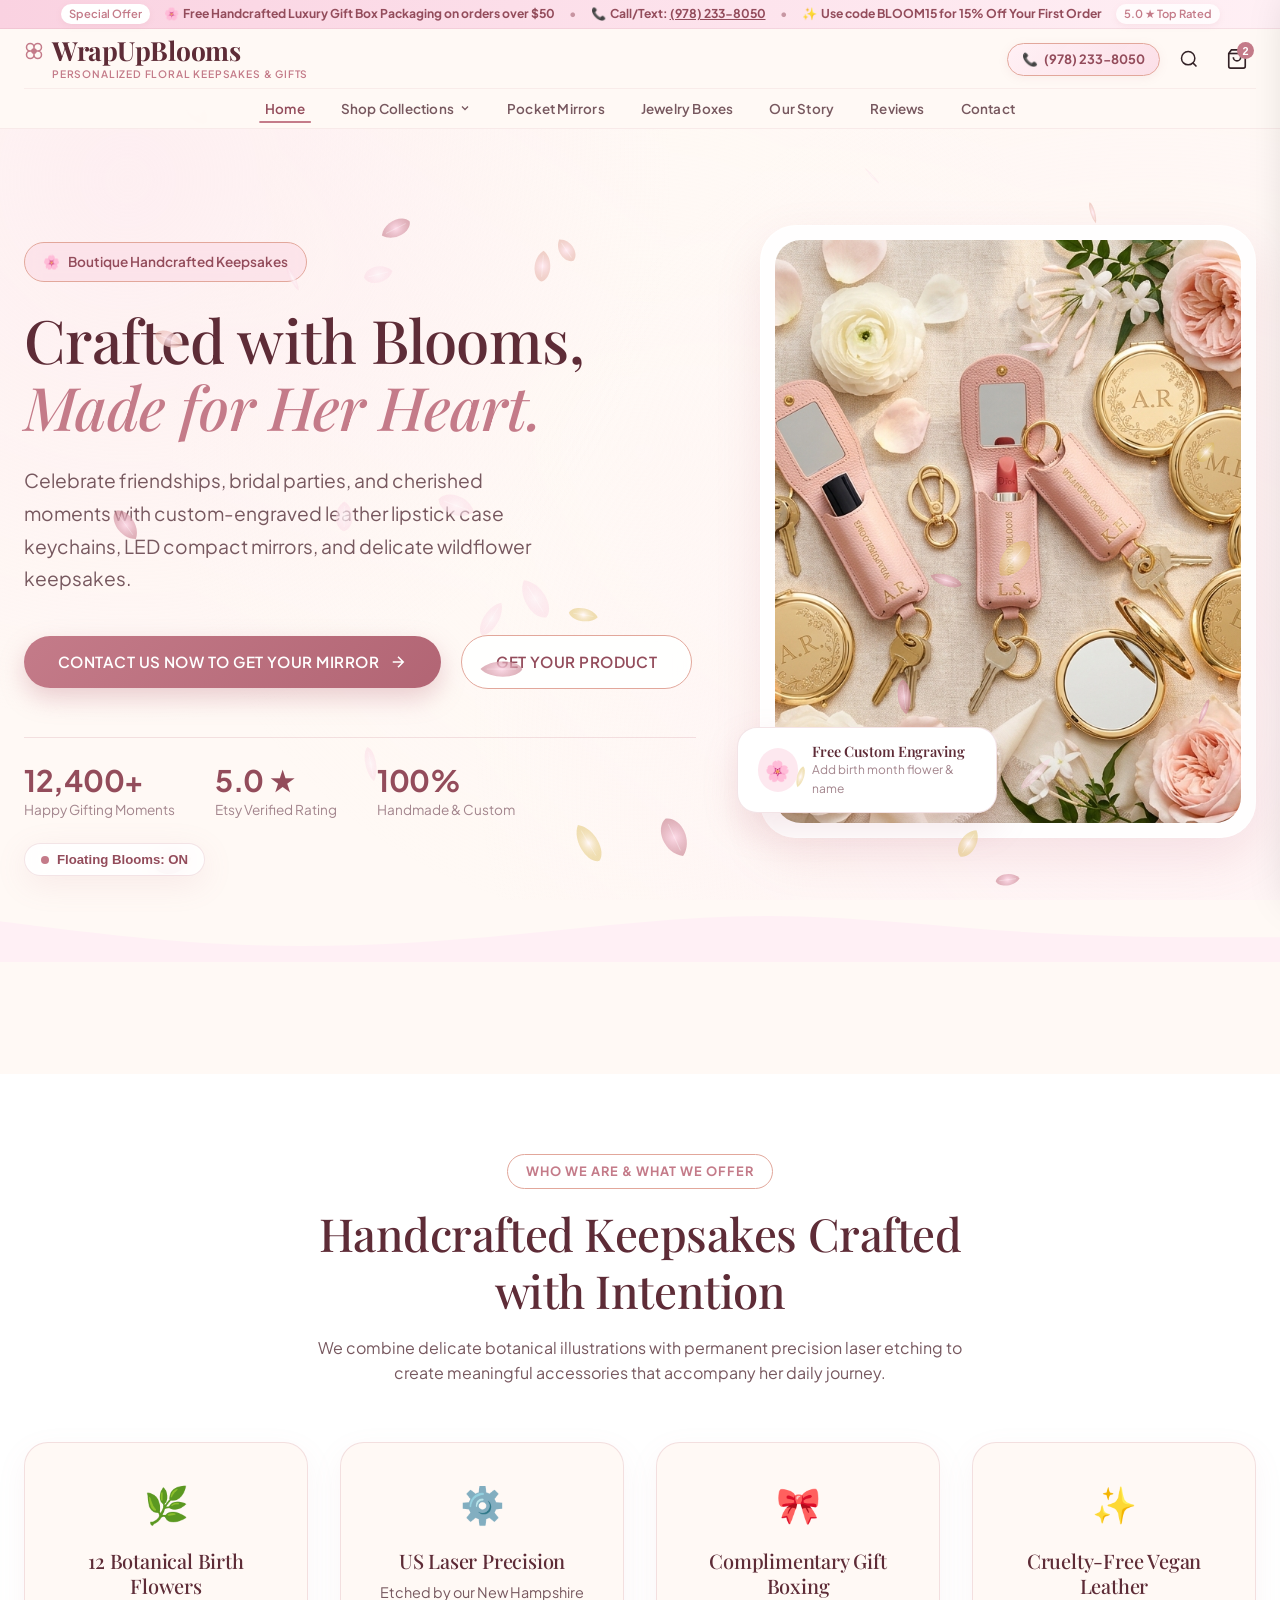
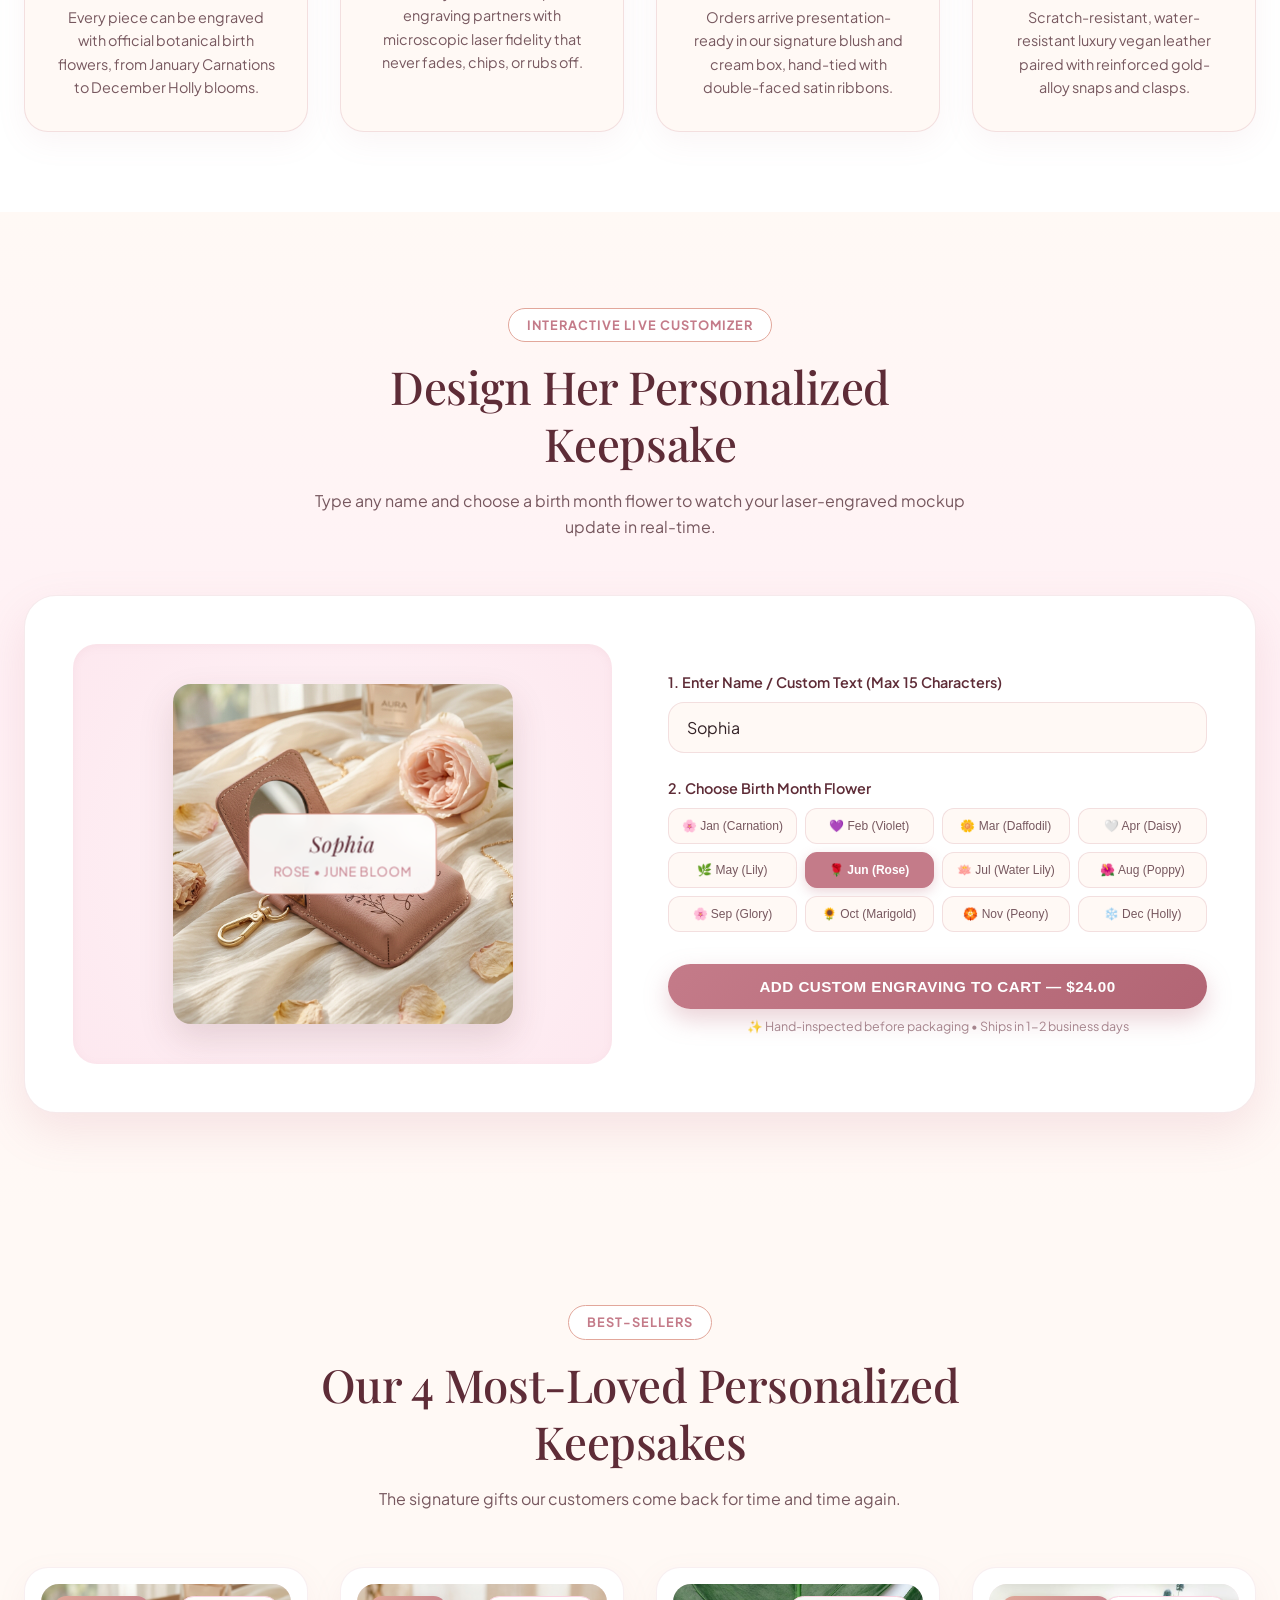
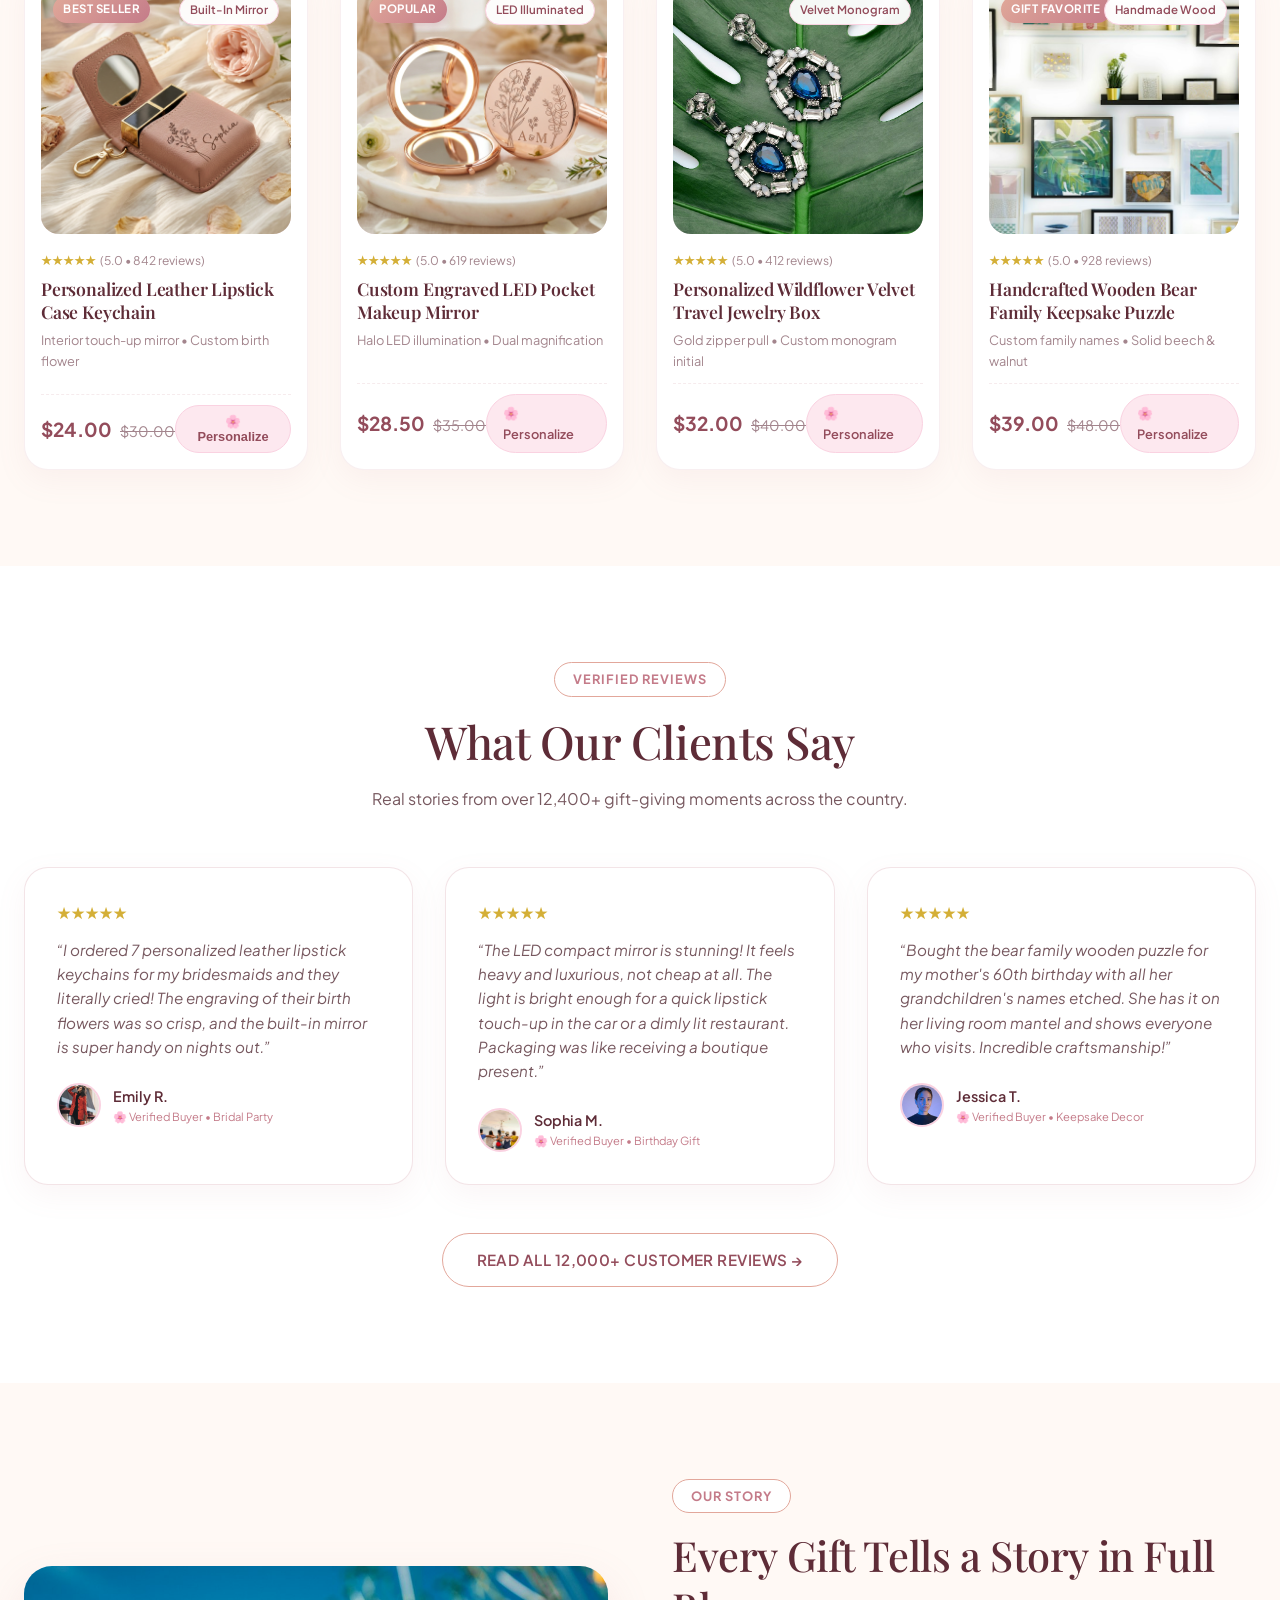
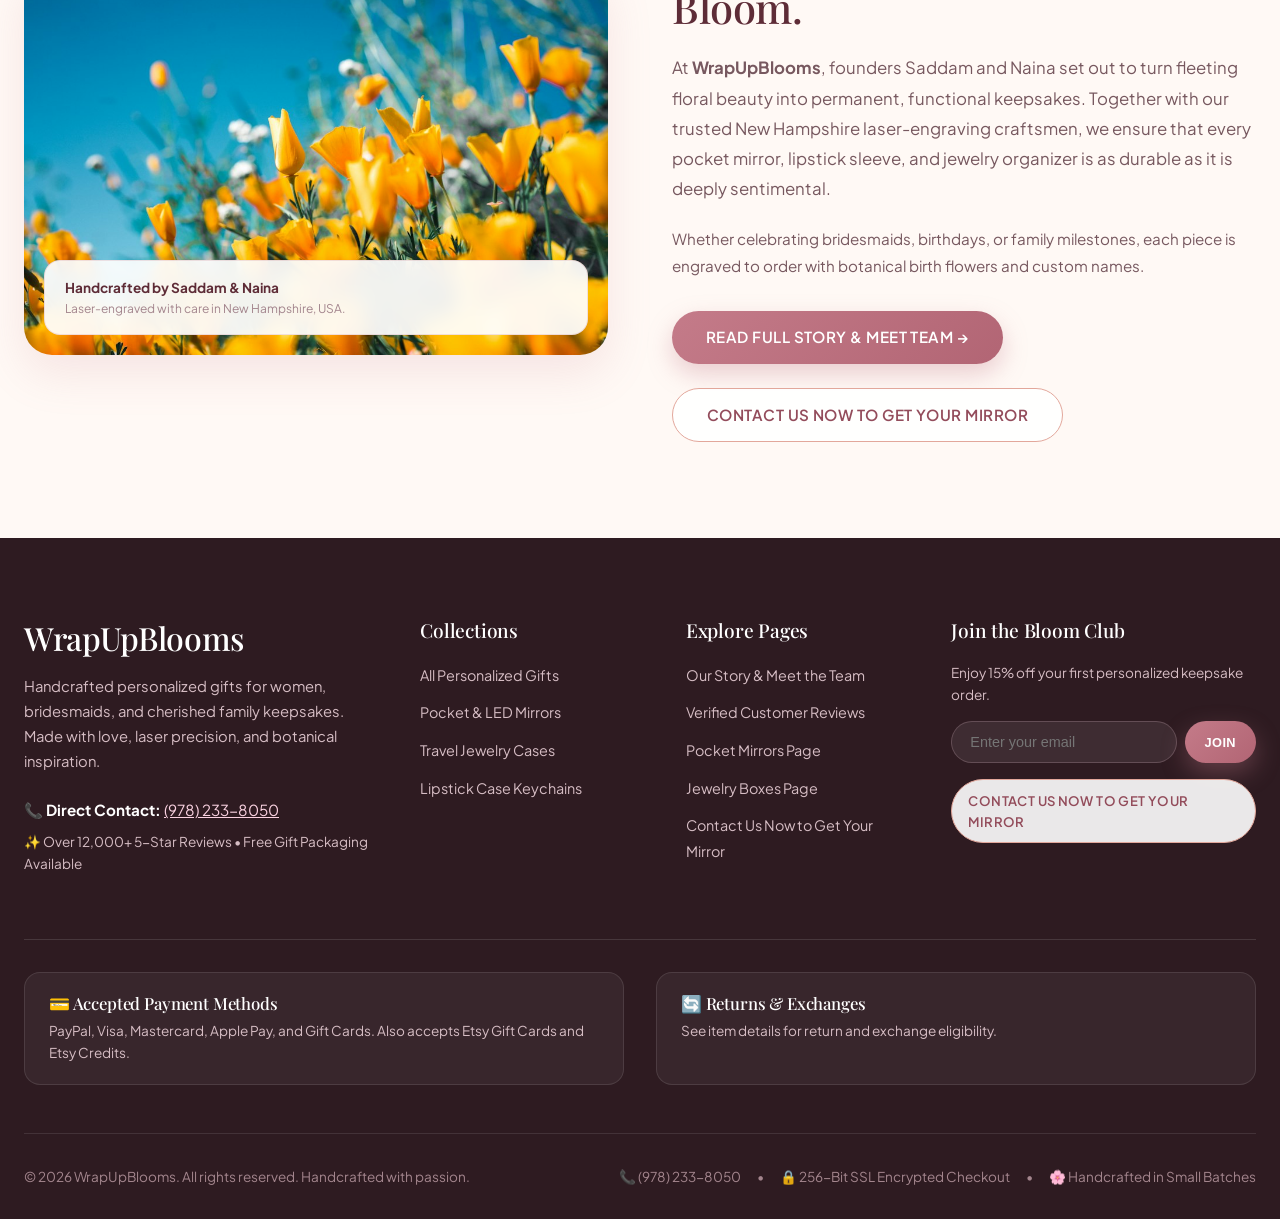
<file: preview/index.html>
<!DOCTYPE html>
<html lang="en">
<head>
  <meta charset="UTF-8">
  <meta name="viewport" content="width=device-width, initial-scale=1.0">
  <title>WrapUpBlooms &bull; Romantic Floral Personalized Gifts & Keepsakes</title>
  
  <!-- Pink Flower Boutique Favicon -->
  <link rel="icon" type="image/svg+xml" href="favicon.svg">
  <link rel="alternate icon" type="image/png" href="favicon.png">
  <link rel="apple-touch-icon" href="favicon.png">
  
  <!-- Google Fonts: Playfair Display & Plus Jakarta Sans -->
  <link rel="preconnect" href="https://fonts.googleapis.com">
  <link rel="preconnect" href="https://fonts.gstatic.com" crossorigin>
  <link href="https://fonts.googleapis.com/css2?family=Playfair+Display:ital,wght@0,400;0,600;0,700;1,400;1,600&family=Plus+Jakarta+Sans:wght@300;400;500;600;700&display=swap" rel="stylesheet">
  
  <link rel="stylesheet" href="../WrapUpBlooms-Theme/assets/theme.css">
  <style>
    .hero-img-wrapper img, .preview-product-img, .product-card-media img, .cart-item-img {
      object-fit: cover;
    }
  </style>
</head>
<body>

  <!-- Floating Blossom Petals Canvas -->
  <canvas id="petals-canvas"></canvas>

  <!-- Petals Motion Toggle Pill -->
  <button id="toggle-petals" class="petals-toggle-btn" aria-label="Toggle Floating Blooms Animation">
    <span class="sparkle-dot"></span> Floating Blooms: ON
  </button>

  <!-- Announcement Bar -->
  <div class="announcement-bar" role="region" aria-label="Announcement">
    <div class="container">
      <div class="marquee-content">
        <span class="badge-pill">Special Offer</span>
        <span>🌸 <strong>Free Handcrafted Luxury Gift Box Packaging on orders over $50</strong></span>
        <span style="opacity: 0.5;">•</span>
        <span>📞 <strong>Call/Text: <a href="tel:9782338050" style="color: inherit; text-decoration: underline;">(978) 233-8050</a></strong></span>
        <span style="opacity: 0.5;">•</span>
        <span>✨ <strong>Use code BLOOM15 for 15% Off Your First Order</strong></span>
        <span class="badge-pill" style="background: rgba(255,255,255,0.8);">5.0 ★ Top Rated</span>
      </div>
    </div>
  </div>

  <!-- Two-Row Luxury Header -->
  <header class="site-header" role="banner">
    <div class="container">
      <!-- Row 1: Prominent Logo & Top Actions -->
      <div class="header-top-row">
        <div class="header-brand">
          <a href="index.html" class="brand-logo-text">
            <span class="bloom-icon">
              <svg width="24" height="24" viewBox="0 0 24 24" fill="none" stroke="currentColor" stroke-width="1.8" stroke-linecap="round" stroke-linejoin="round">
                <path d="M12 7.5a4.5 4.5 0 1 1 4.5 4.5M12 7.5A4.5 4.5 0 1 0 7.5 12M12 7.5V12m4.5 0a4.5 4.5 0 1 1-4.5 4.5M16.5 12H12m-4.5 0a4.5 4.5 0 1 0 4.5 4.5M7.5 12H12m0 4.5V12" />
                <circle cx="12" cy="12" r="2.5" fill="currentColor" />
              </svg>
            </span>
            <span>WrapUpBlooms</span>
          </a>
          <span class="brand-tagline-sub">Personalized Floral Keepsakes & Gifts</span>
        </div>

        <div class="header-top-actions">
          <a href="tel:9782338050" class="header-phone-pill" title="Call or Text WrapUpBlooms">
            <span>📞</span>
            <span>(978) 233-8050</span>
          </a>

          <button class="action-icon-btn" aria-label="Search" onclick="alert('Search WrapUpBlooms catalog');">
            <svg width="20" height="20" viewBox="0 0 24 24" fill="none" stroke="currentColor" stroke-width="1.8"><circle cx="11" cy="11" r="8"></circle><line x1="21" y1="21" x2="16.65" y2="16.65"></line></svg>
          </button>

          <button class="action-icon-btn cart-trigger-btn" aria-label="View Cart" onclick="window.WrapUpBloomsTheme.openCart();">
            <svg width="22" height="22" viewBox="0 0 24 24" fill="none" stroke="currentColor" stroke-width="1.8"><path d="M6 2L3 6v14a2 2 0 0 0 2 2h14a2 2 0 0 0 2-2V6l-3-4z"></path><line x1="3" y1="6" x2="21" y2="6"></line><path d="M16 10a4 4 0 0 1-8 0"></path></svg>
            <span class="cart-count-badge">2</span>
          </button>
        </div>
      </div>

      <!-- Row 2: Centered Navigation Bar with Dropdown -->
      <nav class="header-nav-row" role="navigation">
        <ul class="nav-menu">
          <li class="nav-item">
            <a href="index.html" class="nav-link active">Home</a>
          </li>

          <li class="nav-item">
            <a href="#featured-collection" class="nav-link">
              <span>Shop Collections</span>
              <svg width="12" height="12" viewBox="0 0 24 24" fill="none" stroke="currentColor" stroke-width="2.5"><polyline points="6 9 12 15 18 9"></polyline></svg>
            </a>
            <div class="nav-dropdown">
              <a href="#featured-collection" class="dropdown-item"><span class="icon">🌸</span><span>All Personalized Gifts</span></a>
              <a href="pocket-mirrors.html" class="dropdown-item"><span class="icon">🪞</span><span>Pocket & LED Mirrors</span></a>
              <a href="jewelry-boxes.html" class="dropdown-item"><span class="icon">💍</span><span>Jewelry & Keepsake Boxes</span></a>
              <a href="#water-showcase" class="dropdown-item"><span class="icon">💄</span><span>Lipstick Case Keychains</span></a>
            </div>
          </li>

          <li class="nav-item"><a href="pocket-mirrors.html" class="nav-link">Pocket Mirrors</a></li>
          <li class="nav-item"><a href="jewelry-boxes.html" class="nav-link">Jewelry Boxes</a></li>
          <li class="nav-item"><a href="our-story.html" class="nav-link">Our Story</a></li>
          <li class="nav-item"><a href="reviews.html" class="nav-link">Reviews</a></li>
          <li class="nav-item"><a href="contact.html" class="nav-link">Contact</a></li>
        </ul>
      </nav>
    </div>
  </header>

  <!-- 1. Hero Section -->
  <section class="hero-section" id="hero-banner">
    <div class="container">
      <div class="hero-grid">
        <div class="hero-content">
          <div class="hero-pill-badge">
            <span>🌸</span>
            <span>Boutique Handcrafted Keepsakes</span>
          </div>

          <h1 class="hero-title">
            Crafted with Blooms, <br>
            <span class="highlight">Made for Her Heart.</span>
          </h1>

          <p class="hero-subtitle">
            Celebrate friendships, bridal parties, and cherished moments with custom-engraved leather lipstick case keychains, LED compact mirrors, and delicate wildflower keepsakes.
          </p>

          <div class="hero-cta-group">
            <a href="contact.html" class="btn btn-primary">
              <span>Contact Us Now to Get Your Mirror</span>
              <svg width="18" height="18" viewBox="0 0 24 24" fill="none" stroke="currentColor" stroke-width="2"><path d="M5 12h14M12 5l7 7-7 7"/></svg>
            </a>
            <a href="#water-showcase" class="btn btn-secondary">
              <span>Get Your Product</span>
            </a>
          </div>

          <div class="hero-stats-row">
            <div class="stat-item">
              <h4>12,400+</h4>
              <p>Happy Gifting Moments</p>
            </div>
            <div class="stat-item">
              <h4>5.0 ★</h4>
              <p>Etsy Verified Rating</p>
            </div>
            <div class="stat-item">
              <h4>100%</h4>
              <p>Handmade & Custom</p>
            </div>
          </div>
        </div>

        <div class="hero-visual">
          <div class="hero-visual-card">
            <div class="hero-img-wrapper">
              <img src="images/hero-bespoke-banner.jpg" alt="WrapUpBlooms Luxury Personalized Keepsakes" onerror="this.src='images/hero-banner.jpg'">
            </div>

            <div class="hero-floating-floater floating-badge">
              <div class="floater-icon-circle">🌸</div>
              <div class="floater-text">
                <h5>Free Custom Engraving</h5>
                <p>Add birth month flower & name</p>
              </div>
            </div>
          </div>
        </div>
      </div>
    </div>

    <!-- Undulating Water Wave Divider -->
    <div class="water-wave-divider water-wave-animated" style="margin-top: 4rem;">
      <svg viewBox="0 0 1440 120" fill="none" preserveAspectRatio="none">
        <path d="M0,32L48,42.7C96,53,192,75,288,80C384,85,480,75,576,58.7C672,43,768,21,864,21.3C960,21,1056,43,1152,53.3C1248,64,1344,64,1392,64L1440,64L1440,120L1392,120C1344,120,1248,120,1152,120C1056,120,960,120,864,120C768,120,672,120,576,120C480,120,384,120,288,120C192,120,96,120,48,120L0,120Z" fill="#FFF0F5"></path>
      </svg>
    </div>
  </section>

  <!-- 2. Who We Are & What We Do Offer Section -->
  <section style="padding: 5rem 0; background: #FFFFFF;">
    <div class="container">
      <div class="section-header-center">
        <span class="section-subtitle-pill">Who We Are & What We Offer</span>
        <h2 class="section-title">Handcrafted Keepsakes Crafted with Intention</h2>
        <p>We combine delicate botanical illustrations with permanent precision laser etching to create meaningful accessories that accompany her daily journey.</p>
      </div>

      <div style="display: grid; grid-template-columns: repeat(auto-fit, minmax(260px, 1fr)); gap: 2rem;">
        <div style="background: var(--bg-cream); padding: 2rem; border-radius: 24px; border: 1px solid var(--border-delicate); text-align: center; box-shadow: var(--shadow-soft);">
          <div style="font-size: 2.25rem; margin-bottom: 1rem;">🌿</div>
          <h3 style="font-family: var(--font-serif); font-size: 1.25rem; color: var(--primary-deep); margin-bottom: 8px;">12 Botanical Birth Flowers</h3>
          <p style="font-size: 0.9rem; color: var(--text-secondary); line-height: 1.6;">Every piece can be engraved with official botanical birth flowers, from January Carnations to December Holly blooms.</p>
        </div>

        <div style="background: var(--bg-cream); padding: 2rem; border-radius: 24px; border: 1px solid var(--border-delicate); text-align: center; box-shadow: var(--shadow-soft);">
          <div style="font-size: 2.25rem; margin-bottom: 1rem;">⚙️</div>
          <h3 style="font-family: var(--font-serif); font-size: 1.25rem; color: var(--primary-deep); margin-bottom: 8px;">US Laser Precision</h3>
          <p style="font-size: 0.9rem; color: var(--text-secondary); line-height: 1.6;">Etched by our New Hampshire engraving partners with microscopic laser fidelity that never fades, chips, or rubs off.</p>
        </div>

        <div style="background: var(--bg-cream); padding: 2rem; border-radius: 24px; border: 1px solid var(--border-delicate); text-align: center; box-shadow: var(--shadow-soft);">
          <div style="font-size: 2.25rem; margin-bottom: 1rem;">🎀</div>
          <h3 style="font-family: var(--font-serif); font-size: 1.25rem; color: var(--primary-deep); margin-bottom: 8px;">Complimentary Gift Boxing</h3>
          <p style="font-size: 0.9rem; color: var(--text-secondary); line-height: 1.6;">Orders arrive presentation-ready in our signature blush and cream box, hand-tied with double-faced satin ribbons.</p>
        </div>

        <div style="background: var(--bg-cream); padding: 2rem; border-radius: 24px; border: 1px solid var(--border-delicate); text-align: center; box-shadow: var(--shadow-soft);">
          <div style="font-size: 2.25rem; margin-bottom: 1rem;">✨</div>
          <h3 style="font-family: var(--font-serif); font-size: 1.25rem; color: var(--primary-deep); margin-bottom: 8px;">Cruelty-Free Vegan Leather</h3>
          <p style="font-size: 0.9rem; color: var(--text-secondary); line-height: 1.6;">Scratch-resistant, water-resistant luxury vegan leather paired with reinforced gold-alloy snaps and clasps.</p>
        </div>
      </div>
    </div>
  </section>

  <!-- Interactive Live Customizer Spotlight -->
  <section class="water-showcase-section" id="water-showcase">
    <div class="container">
      <div class="section-header-center">
        <span class="section-subtitle-pill">Interactive Live Customizer</span>
        <h2 class="section-title">Design Her Personalized Keepsake</h2>
        <p>Type any name and choose a birth month flower to watch your laser-engraved mockup update in real-time.</p>
      </div>

      <div class="customizer-card">
        <div class="customizer-preview-box">
          <img src="images/bespoke-lipstick-keychain.jpg" alt="Custom Lipstick Case" class="preview-product-img" onerror="this.src='images/product-lipstick-case.jpg'">
          <div class="live-engrave-overlay floating-badge">
            <div class="live-engrave-name" id="live-engrave-name-display">Sophia</div>
            <div class="live-engrave-flower" id="live-engrave-flower-display">Rose • June Bloom</div>
          </div>
        </div>

        <div class="customizer-controls">
          <div class="control-group">
            <label class="control-label" for="customizer-name-input">1. Enter Name / Custom Text (Max 15 Characters)</label>
            <input type="text" id="customizer-name-input" class="input-engrave-text" placeholder="e.g. Sophia, Bridesmaid, Mama" maxlength="15" value="Sophia">
          </div>

          <div class="control-group">
            <label class="control-label">2. Choose Birth Month Flower</label>
            <div class="flower-chips-grid">
              <button type="button" class="flower-chip" data-flower="Carnation" data-month="Jan">🌸 Jan (Carnation)</button>
              <button type="button" class="flower-chip" data-flower="Violet" data-month="Feb">💜 Feb (Violet)</button>
              <button type="button" class="flower-chip" data-flower="Daffodil" data-month="Mar">🌼 Mar (Daffodil)</button>
              <button type="button" class="flower-chip" data-flower="Daisy" data-month="Apr">🤍 Apr (Daisy)</button>
              <button type="button" class="flower-chip" data-flower="Lily" data-month="May">🌿 May (Lily)</button>
              <button type="button" class="flower-chip active" data-flower="Rose" data-month="Jun">🌹 Jun (Rose)</button>
              <button type="button" class="flower-chip" data-flower="Water Lily" data-month="Jul">🪷 Jul (Water Lily)</button>
              <button type="button" class="flower-chip" data-flower="Poppy" data-month="Aug">🌺 Aug (Poppy)</button>
              <button type="button" class="flower-chip" data-flower="Morning Glory" data-month="Sep">🌸 Sep (Glory)</button>
              <button type="button" class="flower-chip" data-flower="Marigold" data-month="Oct">🌻 Oct (Marigold)</button>
              <button type="button" class="flower-chip" data-flower="Peony" data-month="Nov">🏵️ Nov (Peony)</button>
              <button type="button" class="flower-chip" data-flower="Holly" data-month="Dec">❄️ Dec (Holly)</button>
            </div>
          </div>

          <div style="margin-top: 2rem;">
            <button type="button" id="customizer-add-btn" class="btn btn-primary" style="width: 100%;">
              <span>Add Custom Engraving to Cart &mdash; $24.00</span>
            </button>
            <p style="font-size: 0.78rem; text-align: center; margin-top: 8px; color: var(--text-muted);">
              ✨ Hand-inspected before packaging &bull; Ships in 1-2 business days
            </p>
          </div>
        </div>
      </div>
    </div>
  </section>

  <!-- 3. Best-Selling Products Showcase (4 Signature Products with Tags) -->
  <section class="featured-collection-section" id="featured-collection" style="padding: 6rem 0; background: var(--bg-cream);">
    <div class="container">
      <div class="section-header-center">
        <span class="section-subtitle-pill">Best-Sellers</span>
        <h2 class="section-title">Our 4 Most-Loved Personalized Keepsakes</h2>
        <p>The signature gifts our customers come back for time and time again.</p>
      </div>

      <div style="display: grid; grid-template-columns: repeat(auto-fit, minmax(280px, 1fr)); gap: 2rem;">
        
        <!-- Product 1 -->
        <div class="product-card">
          <div class="product-card-media">
            <span class="product-badge-sale">Best Seller</span>
            <span class="product-badge-custom">Built-In Mirror</span>
            <a href="#water-showcase">
              <img src="images/bespoke-lipstick-keychain.jpg" alt="Personalized Leather Lipstick Case Keychain" onerror="this.src='images/product-lipstick-case.jpg'">
            </a>
          </div>
          <div class="product-rating">★★★★★ <span style="font-size: 0.75rem; color: var(--text-muted);">(5.0 &bull; 842 reviews)</span></div>
          <h3 class="product-title"><a href="#water-showcase">Personalized Leather Lipstick Case Keychain</a></h3>
          <p class="product-tagline">Interior touch-up mirror &bull; Custom birth flower</p>
          <div class="product-price-row">
            <div class="price-container">
              <span class="current-price">$24.00</span>
              <span class="compare-price">$30.00</span>
            </div>
            <button class="btn-quick-add">🌸 Personalize</button>
          </div>
        </div>

        <!-- Product 2 -->
        <div class="product-card">
          <div class="product-card-media">
            <span class="product-badge-sale">Popular</span>
            <span class="product-badge-custom">LED Illuminated</span>
            <a href="pocket-mirrors.html">
              <img src="images/bespoke-compact-mirror.jpg" alt="Custom Engraved LED Pocket Makeup Mirror" onerror="this.src='images/product-compact-mirror.jpg'">
            </a>
          </div>
          <div class="product-rating">★★★★★ <span style="font-size: 0.75rem; color: var(--text-muted);">(5.0 &bull; 619 reviews)</span></div>
          <h3 class="product-title"><a href="pocket-mirrors.html">Custom Engraved LED Pocket Makeup Mirror</a></h3>
          <p class="product-tagline">Halo LED illumination &bull; Dual magnification</p>
          <div class="product-price-row">
            <div class="price-container">
              <span class="current-price">$28.50</span>
              <span class="compare-price">$35.00</span>
            </div>
            <a href="pocket-mirrors.html" class="btn-quick-add">🌸 Personalize</a>
          </div>
        </div>

        <!-- Product 3 -->
        <div class="product-card">
          <div class="product-card-media">
            <span class="product-badge-custom">Velvet Monogram</span>
            <a href="jewelry-boxes.html">
              <img src="images/product-jewelry-box.jpg" alt="Personalized Wildflower Velvet Travel Jewelry Box">
            </a>
          </div>
          <div class="product-rating">★★★★★ <span style="font-size: 0.75rem; color: var(--text-muted);">(5.0 &bull; 412 reviews)</span></div>
          <h3 class="product-title"><a href="jewelry-boxes.html">Personalized Wildflower Velvet Travel Jewelry Box</a></h3>
          <p class="product-tagline">Gold zipper pull &bull; Custom monogram initial</p>
          <div class="product-price-row">
            <div class="price-container">
              <span class="current-price">$32.00</span>
              <span class="compare-price">$40.00</span>
            </div>
            <a href="jewelry-boxes.html" class="btn-quick-add">🌸 Personalize</a>
          </div>
        </div>

        <!-- Product 4 -->
        <div class="product-card">
          <div class="product-card-media">
            <span class="product-badge-sale">Gift Favorite</span>
            <span class="product-badge-custom">Handmade Wood</span>
            <a href="contact.html">
              <img src="images/product-bear-puzzle.jpg" alt="Handcrafted Wooden Bear Family Keepsake Puzzle">
            </a>
          </div>
          <div class="product-rating">★★★★★ <span style="font-size: 0.75rem; color: var(--text-muted);">(5.0 &bull; 928 reviews)</span></div>
          <h3 class="product-title"><a href="contact.html">Handcrafted Wooden Bear Family Keepsake Puzzle</a></h3>
          <p class="product-tagline">Custom family names &bull; Solid beech & walnut</p>
          <div class="product-price-row">
            <div class="price-container">
              <span class="current-price">$39.00</span>
              <span class="compare-price">$48.00</span>
            </div>
            <a href="contact.html" class="btn-quick-add">🌸 Personalize</a>
          </div>
        </div>

      </div>
    </div>
  </section>

  <!-- 4. What Our Clients Say (Testimonials Section) -->
  <section class="reviews-section" id="reviews" style="background: #FFF; padding: 6rem 0;">
    <div class="container">
      <div class="section-header-center">
        <span class="section-subtitle-pill">Verified Reviews</span>
        <h2 class="section-title">What Our Clients Say</h2>
        <p>Real stories from over 12,400+ gift-giving moments across the country.</p>
      </div>

      <div class="reviews-grid">
        <div class="review-card">
          <div class="review-stars">★★★★★</div>
          <p class="review-text">
            &ldquo;I ordered 7 personalized leather lipstick keychains for my bridesmaids and they literally cried! The engraving of their birth flowers was so crisp, and the built-in mirror is super handy on nights out.&rdquo;
          </p>
          <div class="reviewer-meta">
            <img src="images/lookbook-1.jpg" alt="Emily R." class="reviewer-avatar">
            <div>
              <div class="reviewer-name">Emily R.</div>
              <div class="verified-pill">🌸 Verified Buyer &bull; Bridal Party</div>
            </div>
          </div>
        </div>

        <div class="review-card">
          <div class="review-stars">★★★★★</div>
          <p class="review-text">
            &ldquo;The LED compact mirror is stunning! It feels heavy and luxurious, not cheap at all. The light is bright enough for a quick lipstick touch-up in the car or a dimly lit restaurant. Packaging was like receiving a boutique present.&rdquo;
          </p>
          <div class="reviewer-meta">
            <img src="images/lookbook-2.jpg" alt="Sophia M." class="reviewer-avatar">
            <div>
              <div class="reviewer-name">Sophia M.</div>
              <div class="verified-pill">🌸 Verified Buyer &bull; Birthday Gift</div>
            </div>
          </div>
        </div>

        <div class="review-card">
          <div class="review-stars">★★★★★</div>
          <p class="review-text">
            &ldquo;Bought the bear family wooden puzzle for my mother's 60th birthday with all her grandchildren's names etched. She has it on her living room mantel and shows everyone who visits. Incredible craftsmanship!&rdquo;
          </p>
          <div class="reviewer-meta">
            <img src="images/lookbook-3.jpg" alt="Jessica T." class="reviewer-avatar">
            <div>
              <div class="reviewer-name">Jessica T.</div>
              <div class="verified-pill">🌸 Verified Buyer &bull; Keepsake Decor</div>
            </div>
          </div>
        </div>
      </div>

      <div style="text-align: center; margin-top: 3rem;">
        <a href="reviews.html" class="btn btn-secondary">
          <span>Read All 12,000+ Customer Reviews &rarr;</span>
        </a>
      </div>
    </div>
  </section>

  <!-- 5. Small Story Section on Homepage -->
  <section class="story-section" id="story" style="padding: 6rem 0; background: var(--bg-cream); position: relative;">
    <div class="container">
      <div style="display: grid; grid-template-columns: 1fr 1fr; gap: 4rem; align-items: center;">
        <div style="position: relative; border-radius: 28px; overflow: hidden; box-shadow: var(--shadow-hover);">
          <img src="images/story-artisan-craft.jpg" alt="Artisan Craftsmanship at WrapUpBlooms" style="width: 100%; height: 100%; object-fit: cover;">
          <div style="position: absolute; bottom: 20px; left: 20px; right: 20px; background: rgba(255,255,255,0.92); backdrop-filter: blur(10px); padding: 16px 20px; border-radius: 16px; border: 1px solid var(--border-delicate);">
            <div style="font-size: 0.85rem; font-weight: 700; color: var(--primary-deep);">Handcrafted by Saddam & Naina</div>
            <div style="font-size: 0.75rem; color: var(--text-muted);">Laser-engraved with care in New Hampshire, USA.</div>
          </div>
        </div>

        <div>
          <span class="section-subtitle-pill">Our Story</span>
          <h2 style="font-size: 2.6rem; font-family: var(--font-serif); color: var(--primary-deep); margin-bottom: 1.25rem; line-height: 1.25;">
            Every Gift Tells a Story in Full Bloom.
          </h2>
          <p style="font-size: 1.05rem; line-height: 1.8; color: var(--text-secondary); margin-bottom: 1.25rem;">
            At <strong>WrapUpBlooms</strong>, founders Saddam and Naina set out to turn fleeting floral beauty into permanent, functional keepsakes. Together with our trusted New Hampshire laser-engraving craftsmen, we ensure that every pocket mirror, lipstick sleeve, and jewelry organizer is as durable as it is deeply sentimental.
          </p>
          <p style="font-size: 0.95rem; line-height: 1.8; color: var(--text-secondary); margin-bottom: 2rem;">
            Whether celebrating bridesmaids, birthdays, or family milestones, each piece is engraved to order with botanical birth flowers and custom names.
          </p>

          <div style="display: flex; gap: 1.5rem; align-items: center; flex-wrap: wrap;">
            <a href="our-story.html" class="btn btn-primary">
              <span>Read Full Story & Meet Team &rarr;</span>
            </a>
            <a href="contact.html" class="btn btn-secondary">
              <span>Contact Us Now to Get Your Mirror</span>
            </a>
          </div>
        </div>
      </div>
    </div>
  </section>

  <!-- Slide-out AJAX Cart Drawer -->
  <div id="cart-drawer-overlay" class="cart-drawer-overlay"></div>
  <div id="cart-drawer" class="cart-drawer" role="dialog" aria-modal="true" aria-label="Your Shopping Cart">
    <div class="cart-drawer-header">
      <h3 class="cart-drawer-title">Your Bloom Cart</h3>
      <button id="cart-drawer-close" class="cart-close-btn" aria-label="Close Cart"><svg width="20" height="20" viewBox="0 0 24 24" fill="none" stroke="currentColor" stroke-width="2"><line x1="18" y1="6" x2="6" y2="18"></line><line x1="6" y1="6" x2="18" y2="18"></line></svg></button>
    </div>
    <div class="shipping-meter">
      <div id="shipping-meter-text" class="shipping-meter-text">🌸 Add <strong>$7.50</strong> more to unlock FREE Luxury Gift Box Packaging!</div>
      <div class="shipping-bar-track"><div id="shipping-meter-fill" class="shipping-bar-fill" style="width: 87%;"></div></div>
    </div>
    <div class="cart-drawer-body"><div id="cart-drawer-items-list"></div></div>
    <div class="cart-drawer-footer">
      <div class="cart-subtotal-row"><span class="subtotal-label">Subtotal</span><span id="cart-drawer-subtotal" class="subtotal-val">$52.50</span></div>
      <button type="button" class="btn btn-primary" style="width: 100%;" onclick="alert('Proceeding to checkout');"><span>Proceed to Secure Checkout</span></button>
    </div>
  </div>

  <!-- 6. Footer -->
  <footer class="site-footer" role="contentinfo">
    <div class="container">
      <div class="footer-grid">
        <div>
          <h3 class="footer-brand-title">WrapUpBlooms</h3>
          <p class="footer-desc">Handcrafted personalized gifts for women, bridesmaids, and cherished family keepsakes. Made with love, laser precision, and botanical inspiration.</p>
          <div style="font-size: 0.95rem; color: #FFF; margin-bottom: 0.5rem;">📞 <strong>Direct Contact:</strong> <a href="tel:9782338050" style="color: var(--accent-blush); text-decoration: underline;">(978) 233-8050</a></div>
          <div style="font-size: 0.85rem; color: #D6BDC4;">✨ Over 12,000+ 5-Star Reviews &bull; Free Gift Packaging Available</div>
        </div>

        <div>
          <h4 class="footer-heading">Collections</h4>
          <ul class="footer-links">
            <li><a href="#featured-collection">All Personalized Gifts</a></li>
            <li><a href="pocket-mirrors.html">Pocket & LED Mirrors</a></li>
            <li><a href="jewelry-boxes.html">Travel Jewelry Cases</a></li>
            <li><a href="#water-showcase">Lipstick Case Keychains</a></li>
          </ul>
        </div>

        <div>
          <h4 class="footer-heading">Explore Pages</h4>
          <ul class="footer-links">
            <li><a href="our-story.html">Our Story & Meet the Team</a></li>
            <li><a href="reviews.html">Verified Customer Reviews</a></li>
            <li><a href="pocket-mirrors.html">Pocket Mirrors Page</a></li>
            <li><a href="jewelry-boxes.html">Jewelry Boxes Page</a></li>
            <li><a href="contact.html">Contact Us Now to Get Your Mirror</a></li>
          </ul>
        </div>

        <div>
          <h4 class="footer-heading">Join the Bloom Club</h4>
          <p style="font-size: 0.85rem; color: #D6BDC4; margin-bottom: 0.75rem;">Enjoy 15% off your first personalized keepsake order.</p>
          <form class="newsletter-form" onsubmit="event.preventDefault(); alert('🌸 Thank you for joining! Code BLOOM15 applied.');">
            <div class="newsletter-input-group">
              <input type="email" class="newsletter-input" placeholder="Enter your email" required>
              <button type="submit" class="btn btn-primary" style="padding: 10px 20px; font-size: 0.8rem;">Join</button>
            </div>
          </form>
          <div style="margin-top: 1rem;">
            <a href="contact.html" class="btn btn-secondary" style="width: 100%; font-size: 0.82rem; padding: 10px 16px;">Contact Us Now to Get Your Mirror</a>
          </div>
        </div>
      </div>

      <!-- Store Policies in Footer -->
      <div style="border-top: 1px solid rgba(255, 255, 255, 0.12); padding: 2rem 0 1.5rem; margin-bottom: 1.5rem; display: grid; grid-template-columns: 1fr 1fr; gap: 2rem;">
        <div style="background: rgba(255, 255, 255, 0.05); padding: 1.25rem 1.5rem; border-radius: 16px; border: 1px solid rgba(255, 255, 255, 0.1);">
          <h5 style="color: #FFF; font-family: var(--font-serif); font-size: 1.05rem; margin-bottom: 0.35rem;">💳 Accepted Payment Methods</h5>
          <p style="color: #D6BDC4; font-size: 0.85rem; line-height: 1.6; margin: 0;">PayPal, Visa, Mastercard, Apple Pay, and Gift Cards. Also accepts Etsy Gift Cards and Etsy Credits.</p>
        </div>
        <div style="background: rgba(255, 255, 255, 0.05); padding: 1.25rem 1.5rem; border-radius: 16px; border: 1px solid rgba(255, 255, 255, 0.1);">
          <h5 style="color: #FFF; font-family: var(--font-serif); font-size: 1.05rem; margin-bottom: 0.35rem;">🔄 Returns & Exchanges</h5>
          <p style="color: #D6BDC4; font-size: 0.85rem; line-height: 1.6; margin: 0;">See item details for return and exchange eligibility.</p>
        </div>
      </div>

      <div class="footer-bottom">
        <div>&copy; 2026 WrapUpBlooms. All rights reserved. Handcrafted with passion.</div>
        <div style="display: flex; gap: 1rem; align-items: center; flex-wrap: wrap;">
          <span>📞 (978) 233-8050</span><span>&bull;</span><span>🔒 256-Bit SSL Encrypted Checkout</span><span>&bull;</span><span>🌸 Handcrafted in Small Batches</span>
        </div>
      </div>
    </div>
  </footer>

  <script src="../WrapUpBlooms-Theme/assets/floating-petals.js"></script>
  <script src="../WrapUpBlooms-Theme/assets/water-ripple.js"></script>
  <script src="../WrapUpBlooms-Theme/assets/theme.js"></script>
</body>
</html>
</file>
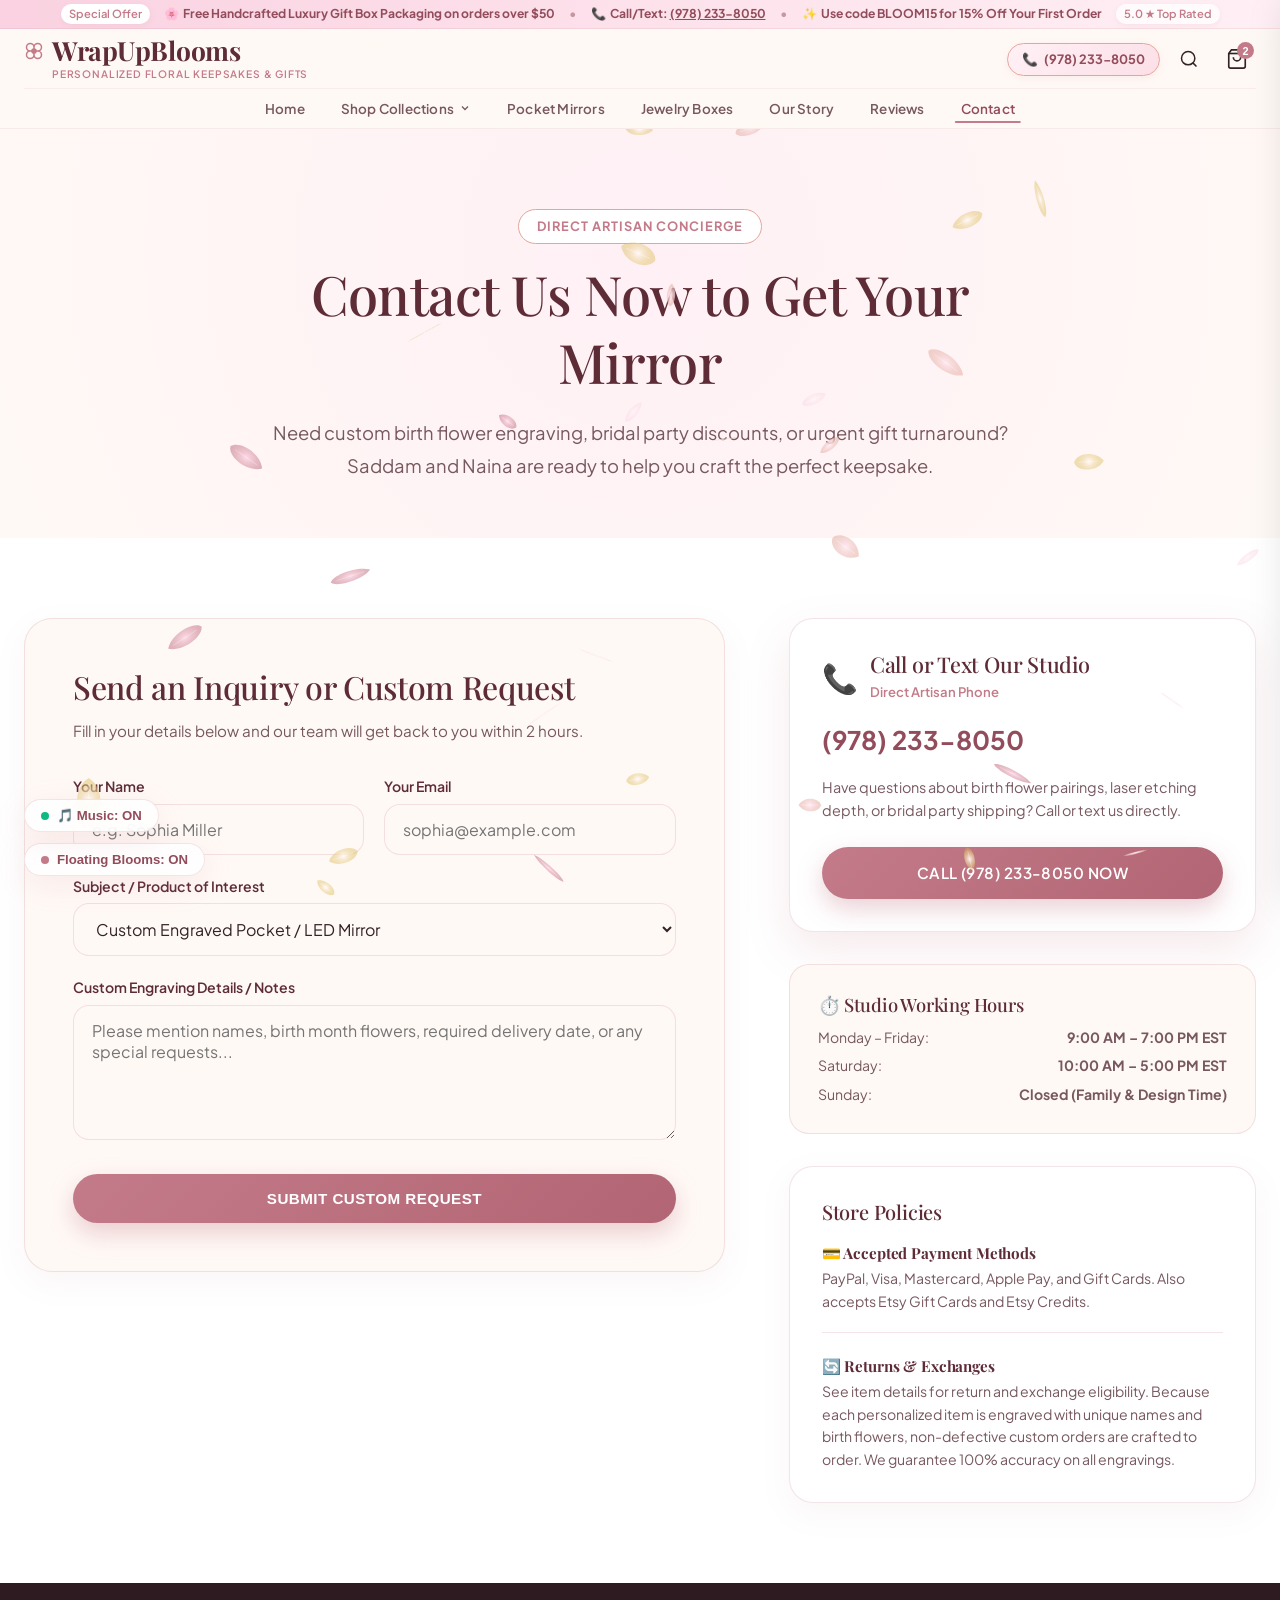
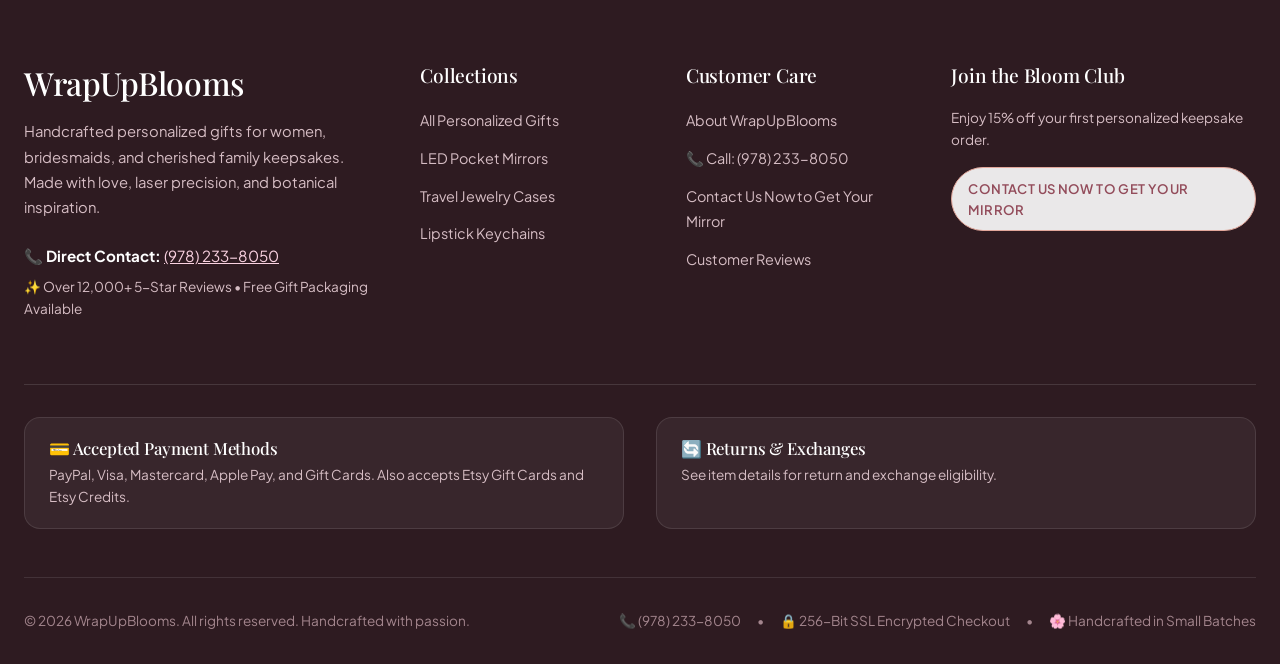
<file: contact.html>
<!DOCTYPE html>
<html lang="en">
<head>
  <meta charset="UTF-8">
  <meta name="viewport" content="width=device-width, initial-scale=1.0">
  <title>Contact Studio & Custom Inquiries &bull; WrapUpBlooms</title>
  
  <!-- Pink Flower Boutique Favicon -->
  <link rel="icon" type="image/svg+xml" href="favicon.svg">
  <link rel="alternate icon" type="image/png" href="favicon.png">
  <link rel="apple-touch-icon" href="favicon.png">
  
  <link rel="preconnect" href="https://fonts.googleapis.com">
  <link rel="preconnect" href="https://fonts.gstatic.com" crossorigin>
  <link href="https://fonts.googleapis.com/css2?family=Playfair+Display:ital,wght@0,400;0,600;0,700;1,400;1,600&family=Plus+Jakarta+Sans:wght@300;400;500;600;700&display=swap" rel="stylesheet">
  
  <link rel="stylesheet" href="WrapUpBlooms-Theme/assets/theme.css">
  <style>
    .page-hero {
      padding: 5rem 0 3.5rem;
      background: radial-gradient(circle at 50% 30%, #FFF0F5 0%, var(--bg-cream) 100%);
      text-align: center;
      position: relative;
    }
  </style>
</head>
<body>

  <!-- Floating Blossom Petals Canvas -->
  <canvas id="petals-canvas"></canvas>

  <button id="toggle-petals" class="petals-toggle-btn" aria-label="Toggle Floating Blooms Animation">
    <span class="sparkle-dot"></span> Floating Blooms: ON
  </button>

  <!-- Floating Melodies Sound Control Pill (Always ON by default) -->
  <button id="toggle-music" class="music-toggle-btn" aria-label="Mute Boutique Melodies">
    <span class="music-dot"></span> 🎵 Music: ON
  </button>
  <audio id="bg-music-player" loop preload="auto" autoplay>
    <source src="WrapUpBlooms-Theme/assets/boutique-melodies.mp3" type="audio/mpeg">
    <source src="assets/boutique-melodies.mp3" type="audio/mpeg">
  </audio>

  <!-- Announcement Bar -->
  <div class="announcement-bar" role="region" aria-label="Announcement">
    <div class="container">
      <div class="marquee-content">
        <span class="badge-pill">Special Offer</span>
        <span>🌸 <strong>Free Handcrafted Luxury Gift Box Packaging on orders over $50</strong></span>
        <span style="opacity: 0.5;">•</span>
        <span>📞 <strong>Call/Text: <a href="tel:9782338050" style="color: inherit; text-decoration: underline;">(978) 233-8050</a></strong></span>
        <span style="opacity: 0.5;">•</span>
        <span>✨ <strong>Use code BLOOM15 for 15% Off Your First Order</strong></span>
        <span class="badge-pill" style="background: rgba(255,255,255,0.8);">5.0 ★ Top Rated</span>
      </div>
    </div>
  </div>

  <!-- Two-Row Luxury Header -->
  <header class="site-header" role="banner">
    <div class="container">
      <div class="header-top-row">
        <div class="header-brand">
          <a href="index.html" class="brand-logo-text">
            <span class="bloom-icon">
              <svg width="24" height="24" viewBox="0 0 24 24" fill="none" stroke="currentColor" stroke-width="1.8" stroke-linecap="round" stroke-linejoin="round">
                <path d="M12 7.5a4.5 4.5 0 1 1 4.5 4.5M12 7.5A4.5 4.5 0 1 0 7.5 12M12 7.5V12m4.5 0a4.5 4.5 0 1 1-4.5 4.5M16.5 12H12m-4.5 0a4.5 4.5 0 1 0 4.5 4.5M7.5 12H12m0 4.5V12" />
                <circle cx="12" cy="12" r="2.5" fill="currentColor" />
              </svg>
            </span>
            <span>WrapUpBlooms</span>
          </a>
          <span class="brand-tagline-sub">Personalized Floral Keepsakes & Gifts</span>
        </div>

        <div class="header-top-actions">
          <a href="tel:9782338050" class="header-phone-pill" title="Call or Text WrapUpBlooms">
            <span>📞</span>
            <span>(978) 233-8050</span>
          </a>

          <button class="action-icon-btn" aria-label="Search" onclick="alert('Search WrapUpBlooms catalog');">
            <svg width="20" height="20" viewBox="0 0 24 24" fill="none" stroke="currentColor" stroke-width="1.8"><circle cx="11" cy="11" r="8"></circle><line x1="21" y1="21" x2="16.65" y2="16.65"></line></svg>
          </button>

          <button class="action-icon-btn cart-trigger-btn" aria-label="View Cart" onclick="window.WrapUpBloomsTheme.openCart();">
            <svg width="22" height="22" viewBox="0 0 24 24" fill="none" stroke="currentColor" stroke-width="1.8"><path d="M6 2L3 6v14a2 2 0 0 0 2 2h14a2 2 0 0 0 2-2V6l-3-4z"></path><line x1="3" y1="6" x2="21" y2="6"></line><path d="M16 10a4 4 0 0 1-8 0"></path></svg>
            <span class="cart-count-badge">2</span>
          </button>
        </div>
      </div>

      <nav class="header-nav-row" role="navigation">
        <ul class="nav-menu">
          <li class="nav-item"><a href="index.html" class="nav-link">Home</a></li>
          
          <li class="nav-item">
            <a href="index.html#featured-collection" class="nav-link">
              <span>Shop Collections</span>
              <svg width="12" height="12" viewBox="0 0 24 24" fill="none" stroke="currentColor" stroke-width="2.5"><polyline points="6 9 12 15 18 9"></polyline></svg>
            </a>
            <div class="nav-dropdown">
              <a href="index.html#featured-collection" class="dropdown-item"><span class="icon">🌸</span><span>All Personalized Gifts</span></a>
              <a href="pocket-mirrors.html" class="dropdown-item"><span class="icon">🪞</span><span>Pocket & LED Mirrors</span></a>
              <a href="jewelry-boxes.html" class="dropdown-item"><span class="icon">💍</span><span>Jewelry & Keepsake Boxes</span></a>
              <a href="index.html#featured-collection" class="dropdown-item"><span class="icon">💄</span><span>Lipstick Case Keychains</span></a>
            </div>
          </li>

          <li class="nav-item"><a href="pocket-mirrors.html" class="nav-link">Pocket Mirrors</a></li>
          <li class="nav-item"><a href="jewelry-boxes.html" class="nav-link">Jewelry Boxes</a></li>
          <li class="nav-item"><a href="our-story.html" class="nav-link">Our Story</a></li>
          <li class="nav-item"><a href="reviews.html" class="nav-link">Reviews</a></li>
          <li class="nav-item"><a href="contact.html" class="nav-link active">Contact</a></li>
        </ul>
      </nav>
    </div>
  </header>

  <!-- Page Hero -->
  <section class="page-hero">
    <div class="container" style="max-width: 860px;">
      <span class="section-subtitle-pill">Direct Artisan Concierge</span>
      <h1 class="section-title" style="font-size: 3.4rem; margin-bottom: 1.25rem;">
        Contact Us Now to Get Your Mirror
      </h1>
      <p style="font-size: 1.15rem; color: var(--text-secondary); line-height: 1.8;">
        Need custom birth flower engraving, bridal party discounts, or urgent gift turnaround? Saddam and Naina are ready to help you craft the perfect keepsake.
      </p>
    </div>
  </section>

  <!-- Contact Form & Info Grid -->
  <section style="padding: 5rem 0; background: #FFF;">
    <div class="container">
      <div style="display: grid; grid-template-columns: 1.2fr 0.8fr; gap: 4rem; align-items: start;">
        
        <!-- Form -->
        <div style="background: var(--bg-cream); padding: 3rem; border-radius: 28px; border: 1.5px solid var(--border-delicate); box-shadow: var(--shadow-soft);">
          <h2 style="font-family: var(--font-serif); font-size: 2rem; color: var(--primary-deep); margin-bottom: 0.75rem;">
            Send an Inquiry or Custom Request
          </h2>
          <p style="font-size: 0.95rem; color: var(--text-secondary); margin-bottom: 2rem;">
            Fill in your details below and our team will get back to you within 2 hours.
          </p>

          <form onsubmit="event.preventDefault(); alert('🌸 Thank you! Your custom keepsake inquiry has been received. Saddam or Naina will reach out to you shortly.');">
            <div style="display: grid; grid-template-columns: 1fr 1fr; gap: 1.25rem; margin-bottom: 1.25rem;">
              <div>
                <label style="display: block; font-size: 0.88rem; font-weight: 600; margin-bottom: 6px; color: var(--primary-deep);">Your Name</label>
                <input type="text" required class="input-engrave-text" placeholder="e.g. Sophia Miller">
              </div>
              <div>
                <label style="display: block; font-size: 0.88rem; font-weight: 600; margin-bottom: 6px; color: var(--primary-deep);">Your Email</label>
                <input type="email" required class="input-engrave-text" placeholder="sophia@example.com">
              </div>
            </div>

            <div style="margin-bottom: 1.25rem;">
              <label style="display: block; font-size: 0.88rem; font-weight: 600; margin-bottom: 6px; color: var(--primary-deep);">Subject / Product of Interest</label>
              <select class="input-engrave-text" style="cursor: pointer;">
                <option>Custom Engraved Pocket / LED Mirror</option>
                <option>Personalized Leather Lipstick Case Keychain</option>
                <option>Velvet Travel Jewelry Box</option>
                <option>Bridesmaid Proposal Gift Box Set (Bulk Order)</option>
                <option>Other Custom Keepsake Request</option>
              </select>
            </div>

            <div style="margin-bottom: 1.75rem;">
              <label style="display: block; font-size: 0.88rem; font-weight: 600; margin-bottom: 6px; color: var(--primary-deep);">Custom Engraving Details / Notes</label>
              <textarea rows="5" class="input-engrave-text" placeholder="Please mention names, birth month flowers, required delivery date, or any special requests..." style="resize: vertical;"></textarea>
            </div>

            <button type="submit" class="btn btn-primary" style="width: 100%; padding: 16px;">
              <span>Submit Custom Request</span>
            </button>
          </form>
        </div>

        <!-- Studio Contact Info & Policies -->
        <div>
          <!-- Quick Call Card -->
          <div style="background: #FFF; padding: 2rem; border-radius: 24px; border: 1px solid var(--border-delicate); box-shadow: var(--shadow-hover); margin-bottom: 2rem;">
            <div style="display: flex; align-items: center; gap: 12px; margin-bottom: 1rem;">
              <span style="font-size: 1.8rem;">📞</span>
              <div>
                <h3 style="font-family: var(--font-serif); font-size: 1.35rem; color: var(--primary-deep); margin: 0;">Call or Text Our Studio</h3>
                <span style="font-size: 0.82rem; color: var(--primary-rose); font-weight: 600;">Direct Artisan Phone</span>
              </div>
            </div>
            <a href="tel:9782338050" style="display: block; font-size: 1.6rem; font-weight: 700; color: var(--primary-dark-rose); margin-bottom: 1rem; text-decoration: none;">
              (978) 233-8050
            </a>
            <p style="font-size: 0.9rem; color: var(--text-secondary); line-height: 1.6; margin-bottom: 1.5rem;">
              Have questions about birth flower pairings, laser etching depth, or bridal party shipping? Call or text us directly.
            </p>
            <a href="tel:9782338050" class="btn btn-primary" style="width: 100%;">
              <span>Call (978) 233-8050 Now</span>
            </a>
          </div>

          <!-- Studio Hours -->
          <div style="background: var(--bg-cream); padding: 1.75rem; border-radius: 20px; border: 1px solid var(--border-delicate); margin-bottom: 2rem;">
            <h4 style="font-family: var(--font-serif); font-size: 1.15rem; color: var(--primary-deep); margin-bottom: 10px;">
              ⏱️ Studio Working Hours
            </h4>
            <div style="display: flex; justify-content: space-between; font-size: 0.88rem; color: var(--text-secondary); margin-bottom: 6px;">
              <span>Monday &ndash; Friday:</span>
              <strong>9:00 AM &ndash; 7:00 PM EST</strong>
            </div>
            <div style="display: flex; justify-content: space-between; font-size: 0.88rem; color: var(--text-secondary); margin-bottom: 6px;">
              <span>Saturday:</span>
              <strong>10:00 AM &ndash; 5:00 PM EST</strong>
            </div>
            <div style="display: flex; justify-content: space-between; font-size: 0.88rem; color: var(--text-secondary);">
              <span>Sunday:</span>
              <strong>Closed (Family & Design Time)</strong>
            </div>
          </div>

          <!-- Complete Store Policies -->
          <div style="background: #FFF; padding: 2rem; border-radius: 24px; border: 1.5px solid var(--border-delicate); box-shadow: var(--shadow-soft);">
            <h4 style="font-family: var(--font-serif); font-size: 1.25rem; color: var(--primary-deep); margin-bottom: 1.25rem;">
              Store Policies
            </h4>

            <div style="margin-bottom: 1.5rem; padding-bottom: 1.25rem; border-bottom: 1px solid var(--border-delicate);">
              <h5 style="font-size: 0.95rem; font-weight: 700; color: var(--primary-deep); margin-bottom: 4px;">
                💳 Accepted Payment Methods
              </h5>
              <p style="font-size: 0.88rem; color: var(--text-secondary); line-height: 1.6; margin: 0;">
                PayPal, Visa, Mastercard, Apple Pay, and Gift Cards. Also accepts Etsy Gift Cards and Etsy Credits.
              </p>
            </div>

            <div>
              <h5 style="font-size: 0.95rem; font-weight: 700; color: var(--primary-deep); margin-bottom: 4px;">
                🔄 Returns & Exchanges
              </h5>
              <p style="font-size: 0.88rem; color: var(--text-secondary); line-height: 1.6; margin: 0;">
                See item details for return and exchange eligibility. Because each personalized item is engraved with unique names and birth flowers, non-defective custom orders are crafted to order. We guarantee 100% accuracy on all engravings.
              </p>
            </div>
          </div>

        </div>

      </div>
    </div>
  </section>

  <!-- Slide-out AJAX Cart Drawer -->
  <div id="cart-drawer-overlay" class="cart-drawer-overlay"></div>
  <div id="cart-drawer" class="cart-drawer" role="dialog" aria-modal="true" aria-label="Your Shopping Cart">
    <div class="cart-drawer-header">
      <h3 class="cart-drawer-title">Your Bloom Cart</h3>
      <button id="cart-drawer-close" class="cart-close-btn" aria-label="Close Cart"><svg width="20" height="20" viewBox="0 0 24 24" fill="none" stroke="currentColor" stroke-width="2"><line x1="18" y1="6" x2="6" y2="18"></line><line x1="6" y1="6" x2="18" y2="18"></line></svg></button>
    </div>
    <div class="shipping-meter">
      <div id="shipping-meter-text" class="shipping-meter-text">🌸 Add <strong>$7.50</strong> more to unlock FREE Luxury Gift Box Packaging!</div>
      <div class="shipping-bar-track"><div id="shipping-meter-fill" class="shipping-bar-fill" style="width: 87%;"></div></div>
    </div>
    <div class="cart-drawer-body"><div id="cart-drawer-items-list"></div></div>
    <div class="cart-drawer-footer">
      <div class="cart-subtotal-row"><span class="subtotal-label">Subtotal</span><span id="cart-drawer-subtotal" class="subtotal-val">$52.50</span></div>
      <button type="button" class="btn btn-primary" style="width: 100%;" onclick="alert('Proceeding to checkout');"><span>Proceed to Secure Checkout</span></button>
    </div>
  </div>

  <!-- Footer -->
  <footer class="site-footer" role="contentinfo">
    <div class="container">
      <div class="footer-grid">
        <div>
          <h3 class="footer-brand-title">WrapUpBlooms</h3>
          <p class="footer-desc">Handcrafted personalized gifts for women, bridesmaids, and cherished family keepsakes. Made with love, laser precision, and botanical inspiration.</p>
          <div style="font-size: 0.95rem; color: #FFF; margin-bottom: 0.5rem;">📞 <strong>Direct Contact:</strong> <a href="tel:9782338050" style="color: var(--accent-blush); text-decoration: underline;">(978) 233-8050</a></div>
          <div style="font-size: 0.85rem; color: #D6BDC4;">✨ Over 12,000+ 5-Star Reviews &bull; Free Gift Packaging Available</div>
        </div>
        <div>
          <h4 class="footer-heading">Collections</h4>
          <ul class="footer-links">
            <li><a href="index.html#featured-collection">All Personalized Gifts</a></li>
            <li><a href="pocket-mirrors.html">LED Pocket Mirrors</a></li>
            <li><a href="jewelry-boxes.html">Travel Jewelry Cases</a></li>
            <li><a href="index.html#featured-collection">Lipstick Keychains</a></li>
          </ul>
        </div>
        <div>
          <h4 class="footer-heading">Customer Care</h4>
          <ul class="footer-links">
            <li><a href="our-story.html">About WrapUpBlooms</a></li>
            <li><a href="tel:9782338050">📞 Call: (978) 233-8050</a></li>
            <li><a href="contact.html">Contact Us Now to Get Your Mirror</a></li>
            <li><a href="reviews.html">Customer Reviews</a></li>
          </ul>
        </div>
        <div>
          <h4 class="footer-heading">Join the Bloom Club</h4>
          <p style="font-size: 0.85rem; color: #D6BDC4; margin-bottom: 0.75rem;">Enjoy 15% off your first personalized keepsake order.</p>
          <div style="margin-top: 1rem;"><a href="contact.html" class="btn btn-secondary" style="width: 100%; font-size: 0.82rem; padding: 10px 16px;">Contact Us Now to Get Your Mirror</a></div>
        </div>
      </div>

      <!-- Store Policies in Footer -->
      <div style="border-top: 1px solid rgba(255, 255, 255, 0.12); padding: 2rem 0 1.5rem; margin-bottom: 1.5rem; display: grid; grid-template-columns: 1fr 1fr; gap: 2rem;">
        <div style="background: rgba(255, 255, 255, 0.05); padding: 1.25rem 1.5rem; border-radius: 16px; border: 1px solid rgba(255, 255, 255, 0.1);">
          <h5 style="color: #FFF; font-family: var(--font-serif); font-size: 1.05rem; margin-bottom: 0.35rem;">💳 Accepted Payment Methods</h5>
          <p style="color: #D6BDC4; font-size: 0.85rem; line-height: 1.6; margin: 0;">PayPal, Visa, Mastercard, Apple Pay, and Gift Cards. Also accepts Etsy Gift Cards and Etsy Credits.</p>
        </div>
        <div style="background: rgba(255, 255, 255, 0.05); padding: 1.25rem 1.5rem; border-radius: 16px; border: 1px solid rgba(255, 255, 255, 0.1);">
          <h5 style="color: #FFF; font-family: var(--font-serif); font-size: 1.05rem; margin-bottom: 0.35rem;">🔄 Returns & Exchanges</h5>
          <p style="color: #D6BDC4; font-size: 0.85rem; line-height: 1.6; margin: 0;">See item details for return and exchange eligibility.</p>
        </div>
      </div>

      <div class="footer-bottom">
        <div>&copy; 2026 WrapUpBlooms. All rights reserved. Handcrafted with passion.</div>
        <div style="display: flex; gap: 1rem; align-items: center; flex-wrap: wrap;">
          <span>📞 (978) 233-8050</span><span>&bull;</span><span>🔒 256-Bit SSL Encrypted Checkout</span><span>&bull;</span><span>🌸 Handcrafted in Small Batches</span>
        </div>
      </div>
    </div>
  </footer>

  <script src="WrapUpBlooms-Theme/assets/floating-petals.js"></script>
  <script src="WrapUpBlooms-Theme/assets/water-ripple.js"></script>
  <script src="WrapUpBlooms-Theme/assets/theme.js"></script>
  <script src="WrapUpBlooms-Theme/assets/bg-music.js"></script>
</body>
</html>
</file>
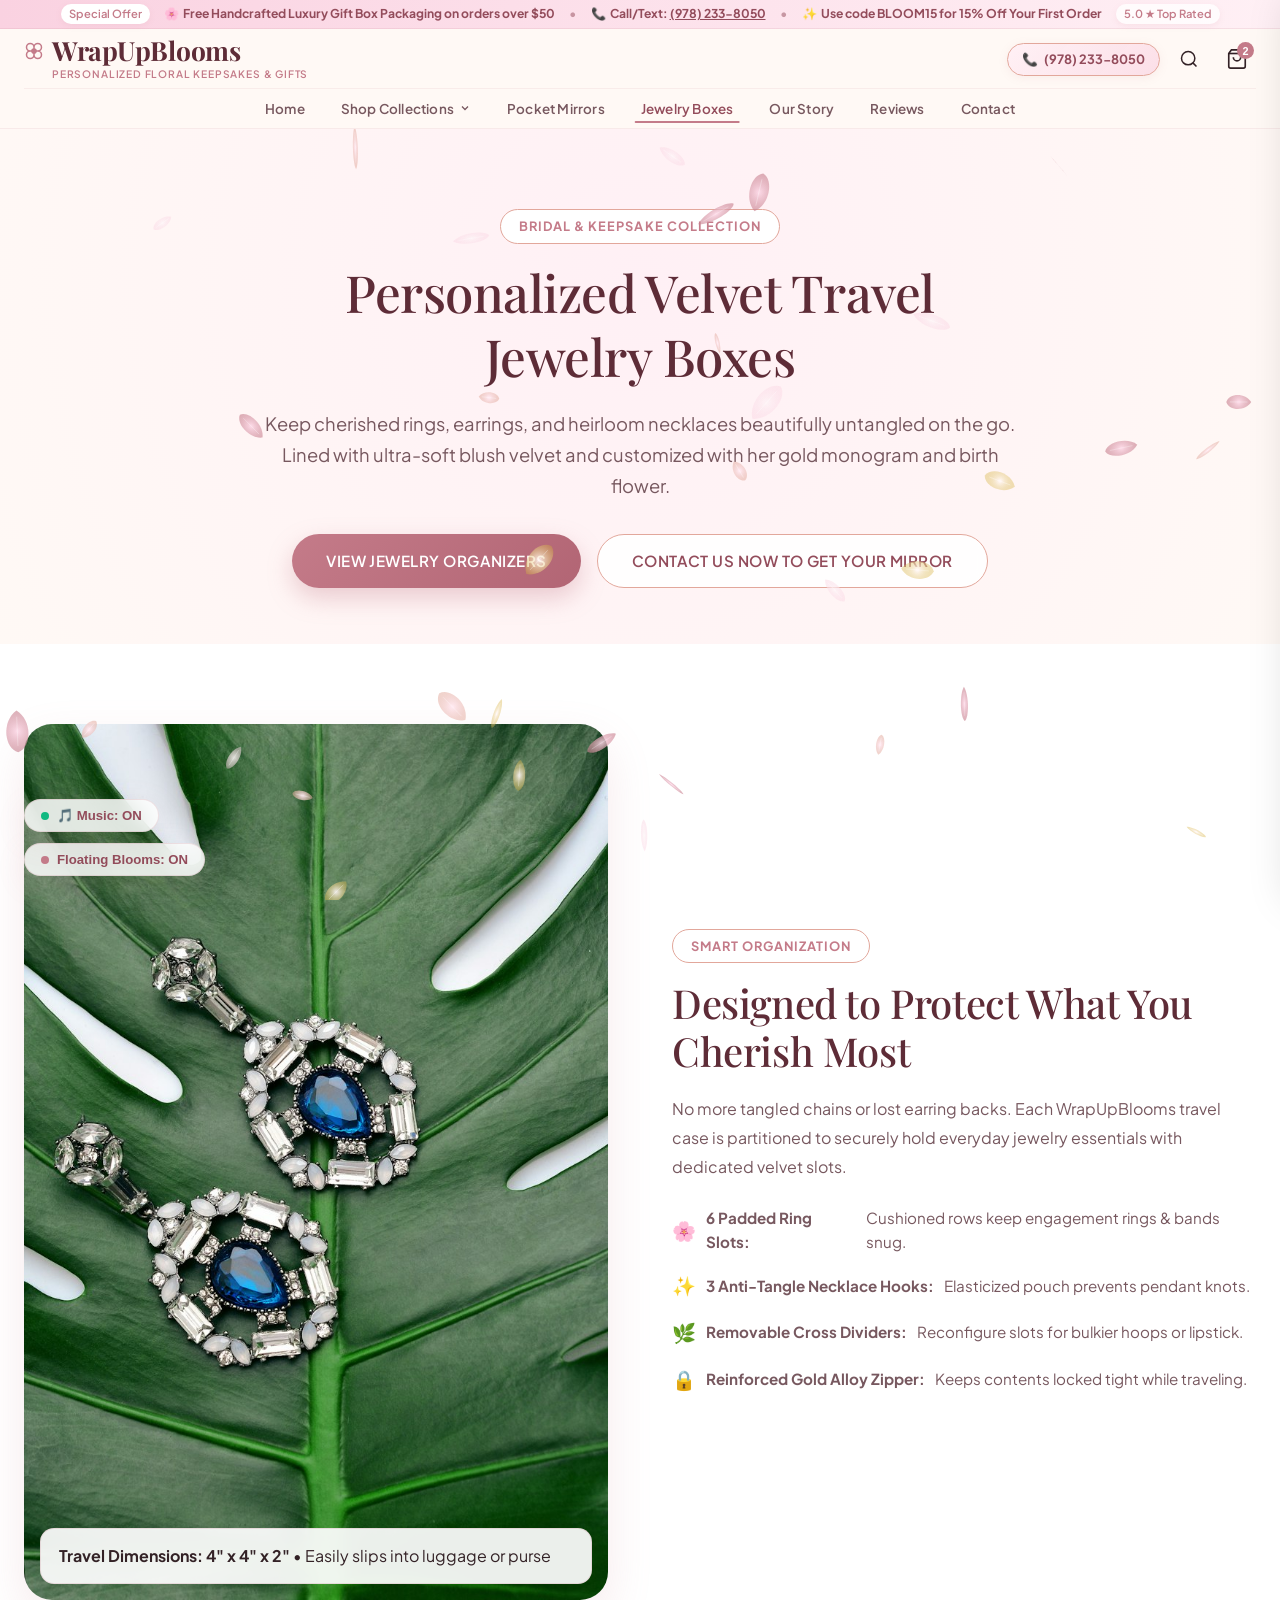
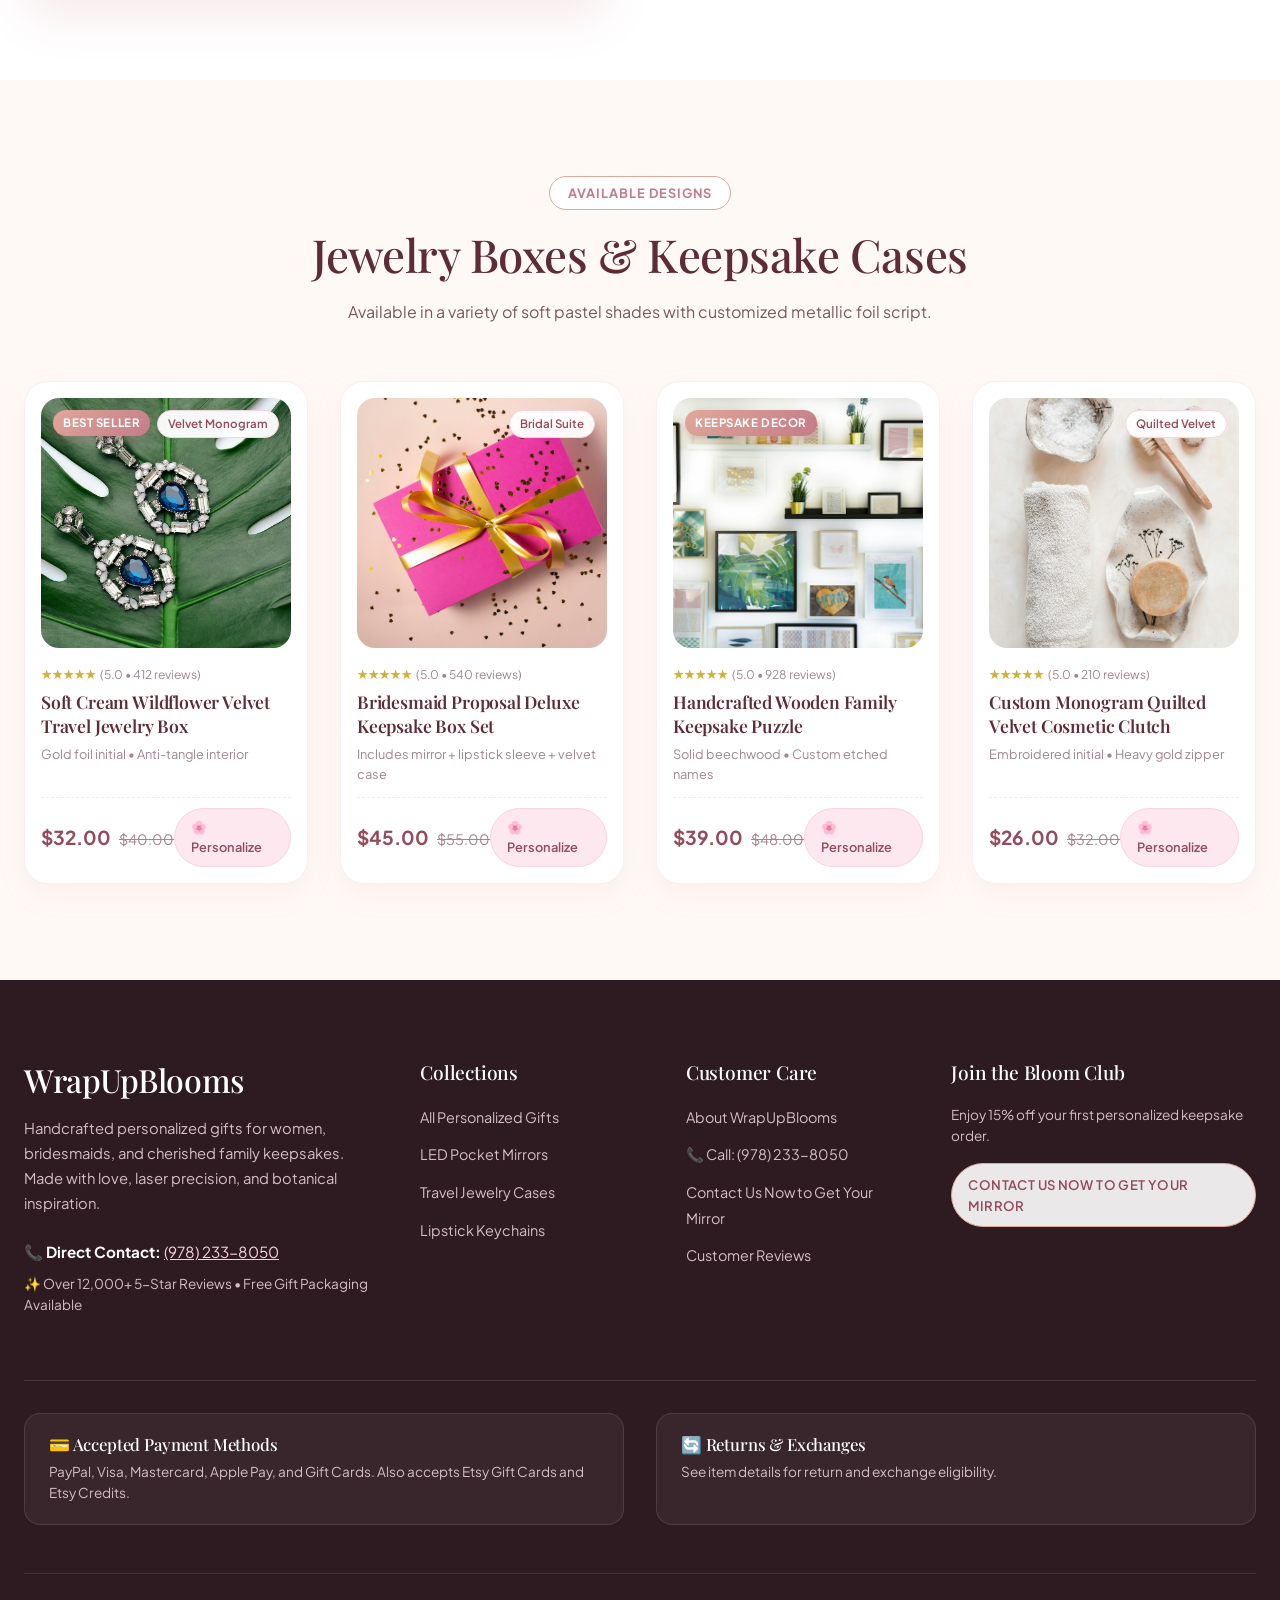
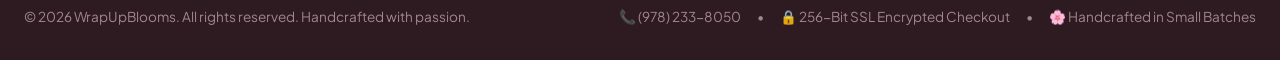
<file: jewelry-boxes.html>
<!DOCTYPE html>
<html lang="en">
<head>
  <meta charset="UTF-8">
  <meta name="viewport" content="width=device-width, initial-scale=1.0">
  <title>Personalized Travel Jewelry Boxes &bull; WrapUpBlooms</title>
  
  <!-- Pink Flower Boutique Favicon -->
  <link rel="icon" type="image/svg+xml" href="favicon.svg">
  <link rel="alternate icon" type="image/png" href="favicon.png">
  <link rel="apple-touch-icon" href="favicon.png">
  
  <link rel="preconnect" href="https://fonts.googleapis.com">
  <link rel="preconnect" href="https://fonts.gstatic.com" crossorigin>
  <link href="https://fonts.googleapis.com/css2?family=Playfair+Display:ital,wght@0,400;0,600;0,700;1,400;1,600&family=Plus+Jakarta+Sans:wght@300;400;500;600;700&display=swap" rel="stylesheet">
  
  <link rel="stylesheet" href="WrapUpBlooms-Theme/assets/theme.css">
  <style>
    .page-hero {
      padding: 5rem 0 3.5rem;
      background: radial-gradient(circle at 50% 30%, #FFF0F5 0%, var(--bg-cream) 100%);
      text-align: center;
      position: relative;
    }
    .features-card-grid {
      display: grid;
      grid-template-columns: repeat(auto-fit, minmax(280px, 1fr));
      gap: 2rem;
      margin: 3.5rem 0;
    }
    .feat-card {
      background: #FFF;
      border-radius: 24px;
      padding: 2rem;
      border: 1px solid var(--border-delicate);
      box-shadow: var(--shadow-soft);
      position: relative;
    }
  </style>
</head>
<body>

  <!-- Floating Blossom Petals Canvas -->
  <canvas id="petals-canvas"></canvas>

  <button id="toggle-petals" class="petals-toggle-btn" aria-label="Toggle Floating Blooms Animation">
    <span class="sparkle-dot"></span> Floating Blooms: ON
  </button>

  <!-- Floating Melodies Sound Control Pill (Always ON by default) -->
  <button id="toggle-music" class="music-toggle-btn" aria-label="Mute Boutique Melodies">
    <span class="music-dot"></span> 🎵 Music: ON
  </button>
  <audio id="bg-music-player" loop preload="auto" autoplay>
    <source src="WrapUpBlooms-Theme/assets/boutique-melodies.mp3" type="audio/mpeg">
    <source src="assets/boutique-melodies.mp3" type="audio/mpeg">
  </audio>

  <!-- Announcement Bar -->
  <div class="announcement-bar" role="region" aria-label="Announcement">
    <div class="container">
      <div class="marquee-content">
        <span class="badge-pill">Special Offer</span>
        <span>🌸 <strong>Free Handcrafted Luxury Gift Box Packaging on orders over $50</strong></span>
        <span style="opacity: 0.5;">•</span>
        <span>📞 <strong>Call/Text: <a href="tel:9782338050" style="color: inherit; text-decoration: underline;">(978) 233-8050</a></strong></span>
        <span style="opacity: 0.5;">•</span>
        <span>✨ <strong>Use code BLOOM15 for 15% Off Your First Order</strong></span>
        <span class="badge-pill" style="background: rgba(255,255,255,0.8);">5.0 ★ Top Rated</span>
      </div>
    </div>
  </div>

  <!-- Two-Row Luxury Header -->
  <header class="site-header" role="banner">
    <div class="container">
      <!-- Row 1: Logo & Top Actions -->
      <div class="header-top-row">
        <div class="header-brand">
          <a href="index.html" class="brand-logo-text">
            <span class="bloom-icon">
              <svg width="24" height="24" viewBox="0 0 24 24" fill="none" stroke="currentColor" stroke-width="1.8" stroke-linecap="round" stroke-linejoin="round">
                <path d="M12 7.5a4.5 4.5 0 1 1 4.5 4.5M12 7.5A4.5 4.5 0 1 0 7.5 12M12 7.5V12m4.5 0a4.5 4.5 0 1 1-4.5 4.5M16.5 12H12m-4.5 0a4.5 4.5 0 1 0 4.5 4.5M7.5 12H12m0 4.5V12" />
                <circle cx="12" cy="12" r="2.5" fill="currentColor" />
              </svg>
            </span>
            <span>WrapUpBlooms</span>
          </a>
          <span class="brand-tagline-sub">Personalized Floral Keepsakes & Gifts</span>
        </div>

        <div class="header-top-actions">
          <a href="tel:9782338050" class="header-phone-pill" title="Call or Text WrapUpBlooms">
            <span>📞</span>
            <span>(978) 233-8050</span>
          </a>

          <button class="action-icon-btn" aria-label="Search" onclick="alert('Search WrapUpBlooms catalog');">
            <svg width="20" height="20" viewBox="0 0 24 24" fill="none" stroke="currentColor" stroke-width="1.8"><circle cx="11" cy="11" r="8"></circle><line x1="21" y1="21" x2="16.65" y2="16.65"></line></svg>
          </button>

          <button class="action-icon-btn cart-trigger-btn" aria-label="View Cart" onclick="window.WrapUpBloomsTheme.openCart();">
            <svg width="22" height="22" viewBox="0 0 24 24" fill="none" stroke="currentColor" stroke-width="1.8"><path d="M6 2L3 6v14a2 2 0 0 0 2 2h14a2 2 0 0 0 2-2V6l-3-4z"></path><line x1="3" y1="6" x2="21" y2="6"></line><path d="M16 10a4 4 0 0 1-8 0"></path></svg>
            <span class="cart-count-badge">2</span>
          </button>
        </div>
      </div>

      <!-- Row 2: Centered Navigation Bar -->
      <nav class="header-nav-row" role="navigation">
        <ul class="nav-menu">
          <li class="nav-item"><a href="index.html" class="nav-link">Home</a></li>
          
          <li class="nav-item">
            <a href="index.html#featured-collection" class="nav-link">
              <span>Shop Collections</span>
              <svg width="12" height="12" viewBox="0 0 24 24" fill="none" stroke="currentColor" stroke-width="2.5"><polyline points="6 9 12 15 18 9"></polyline></svg>
            </a>
            <div class="nav-dropdown">
              <a href="index.html#featured-collection" class="dropdown-item"><span class="icon">🌸</span><span>All Personalized Gifts</span></a>
              <a href="pocket-mirrors.html" class="dropdown-item"><span class="icon">🪞</span><span>Pocket & LED Mirrors</span></a>
              <a href="jewelry-boxes.html" class="dropdown-item"><span class="icon">💍</span><span>Jewelry & Keepsake Boxes</span></a>
              <a href="index.html#featured-collection" class="dropdown-item"><span class="icon">💄</span><span>Lipstick Case Keychains</span></a>
            </div>
          </li>

          <li class="nav-item"><a href="pocket-mirrors.html" class="nav-link">Pocket Mirrors</a></li>
          <li class="nav-item"><a href="jewelry-boxes.html" class="nav-link active">Jewelry Boxes</a></li>
          <li class="nav-item"><a href="our-story.html" class="nav-link">Our Story</a></li>
          <li class="nav-item"><a href="reviews.html" class="nav-link">Reviews</a></li>
          <li class="nav-item"><a href="contact.html" class="nav-link">Contact</a></li>
        </ul>
      </nav>
    </div>
  </header>

  <!-- Page Hero -->
  <section class="page-hero">
    <div class="container" style="max-width: 800px;">
      <span class="section-subtitle-pill">Bridal & Keepsake Collection</span>
      <h1 class="section-title" style="font-size: 3.2rem; margin-bottom: 1.25rem;">
        Personalized Velvet Travel Jewelry Boxes
      </h1>
      <p style="font-size: 1.15rem; color: var(--text-secondary); line-height: 1.7; margin-bottom: 2rem;">
        Keep cherished rings, earrings, and heirloom necklaces beautifully untangled on the go. Lined with ultra-soft blush velvet and customized with her gold monogram and birth flower.
      </p>
      <div style="display: flex; gap: 1rem; justify-content: center; flex-wrap: wrap;">
        <a href="#boxes-catalog" class="btn btn-primary"><span>View Jewelry Organizers</span></a>
        <a href="contact.html" class="btn btn-secondary"><span>Contact Us Now to Get Your Mirror</span></a>
      </div>
    </div>
  </section>

  <!-- Interior Anatomy Section -->
  <section style="padding: 5rem 0; background: #FFF;">
    <div class="container">
      <div style="display: grid; grid-template-columns: 1fr 1fr; gap: 4rem; align-items: center;">
        <div style="position: relative; border-radius: 28px; overflow: hidden; box-shadow: var(--shadow-hover);">
          <img src="images/product-jewelry-box.jpg" alt="Velvet Jewelry Case Interior" style="width: 100%; height: 100%; object-fit: cover;">
          <div style="position: absolute; bottom: 16px; left: 16px; right: 16px; background: rgba(255,255,255,0.92); backdrop-filter: blur(10px); padding: 14px 18px; border-radius: 14px; border: 1px solid var(--border-delicate);">
            <strong>Travel Dimensions: 4" x 4" x 2"</strong> &bull; Easily slips into luggage or purse
          </div>
        </div>

        <div>
          <span class="section-subtitle-pill">Smart Organization</span>
          <h2 style="font-size: 2.5rem; font-family: var(--font-serif); color: var(--primary-deep); margin-bottom: 1.25rem; line-height: 1.2;">
            Designed to Protect What You Cherish Most
          </h2>
          <p style="font-size: 1rem; line-height: 1.8; color: var(--text-secondary); margin-bottom: 1.5rem;">
            No more tangled chains or lost earring backs. Each WrapUpBlooms travel case is partitioned to securely hold everyday jewelry essentials with dedicated velvet slots.
          </p>

          <ul style="list-style: none; display: flex; flex-direction: column; gap: 1rem; color: var(--text-secondary); font-size: 0.95rem;">
            <li style="display: flex; align-items: center; gap: 10px;">
              <span style="color: var(--primary-rose); font-size: 1.2rem;">🌸</span>
              <strong>6 Padded Ring Slots:</strong> Cushioned rows keep engagement rings & bands snug.
            </li>
            <li style="display: flex; align-items: center; gap: 10px;">
              <span style="color: var(--primary-rose); font-size: 1.2rem;">✨</span>
              <strong>3 Anti-Tangle Necklace Hooks:</strong> Elasticized pouch prevents pendant knots.
            </li>
            <li style="display: flex; align-items: center; gap: 10px;">
              <span style="color: var(--primary-rose); font-size: 1.2rem;">🌿</span>
              <strong>Removable Cross Dividers:</strong> Reconfigure slots for bulkier hoops or lipstick.
            </li>
            <li style="display: flex; align-items: center; gap: 10px;">
              <span style="color: var(--primary-rose); font-size: 1.2rem;">🔒</span>
              <strong>Reinforced Gold Alloy Zipper:</strong> Keeps contents locked tight while traveling.
            </li>
          </ul>
        </div>
      </div>
    </div>
  </section>

  <!-- Product Catalog -->
  <section id="boxes-catalog" style="padding: 6rem 0; background: var(--bg-cream);">
    <div class="container">
      <div class="section-header-center">
        <span class="section-subtitle-pill">Available Designs</span>
        <h2 class="section-title">Jewelry Boxes & Keepsake Cases</h2>
        <p>Available in a variety of soft pastel shades with customized metallic foil script.</p>
      </div>

      <div style="display: grid; grid-template-columns: repeat(auto-fit, minmax(280px, 1fr)); gap: 2rem;">
        
        <div class="product-card">
          <div class="product-card-media">
            <span class="product-badge-sale">Best Seller</span>
            <span class="product-badge-custom">Velvet Monogram</span>
            <img src="images/product-jewelry-box.jpg" alt="Personalized Wildflower Velvet Travel Jewelry Box">
          </div>
          <div class="product-rating">★★★★★ <span style="font-size: 0.75rem; color: var(--text-muted);">(5.0 &bull; 412 reviews)</span></div>
          <h3 class="product-title">Soft Cream Wildflower Velvet Travel Jewelry Box</h3>
          <p class="product-tagline">Gold foil initial &bull; Anti-tangle interior</p>
          <div class="product-price-row">
            <div class="price-container">
              <span class="current-price">$32.00</span>
              <span class="compare-price">$40.00</span>
            </div>
            <a href="contact.html" class="btn-quick-add">🌸 Personalize</a>
          </div>
        </div>

        <div class="product-card">
          <div class="product-card-media">
            <span class="product-badge-custom">Bridal Suite</span>
            <img src="images/product-bridesmaid-box.jpg" alt="Bridesmaid Proposal Deluxe Floral Gift Box">
          </div>
          <div class="product-rating">★★★★★ <span style="font-size: 0.75rem; color: var(--text-muted);">(5.0 &bull; 540 reviews)</span></div>
          <h3 class="product-title">Bridesmaid Proposal Deluxe Keepsake Box Set</h3>
          <p class="product-tagline">Includes mirror + lipstick sleeve + velvet case</p>
          <div class="product-price-row">
            <div class="price-container">
              <span class="current-price">$45.00</span>
              <span class="compare-price">$55.00</span>
            </div>
            <a href="contact.html" class="btn-quick-add">🌸 Personalize</a>
          </div>
        </div>

        <div class="product-card">
          <div class="product-card-media">
            <span class="product-badge-sale">Keepsake Decor</span>
            <img src="images/product-bear-puzzle.jpg" alt="Wooden Bear Family Keepsake Puzzle">
          </div>
          <div class="product-rating">★★★★★ <span style="font-size: 0.75rem; color: var(--text-muted);">(5.0 &bull; 928 reviews)</span></div>
          <h3 class="product-title">Handcrafted Wooden Family Keepsake Puzzle</h3>
          <p class="product-tagline">Solid beechwood &bull; Custom etched names</p>
          <div class="product-price-row">
            <div class="price-container">
              <span class="current-price">$39.00</span>
              <span class="compare-price">$48.00</span>
            </div>
            <a href="contact.html" class="btn-quick-add">🌸 Personalize</a>
          </div>
        </div>

        <div class="product-card">
          <div class="product-card-media">
            <span class="product-badge-custom">Quilted Velvet</span>
            <img src="images/product-cosmetic-pouch.jpg" alt="Custom Monogram Velvet Cosmetic Pouch">
          </div>
          <div class="product-rating">★★★★★ <span style="font-size: 0.75rem; color: var(--text-muted);">(5.0 &bull; 210 reviews)</span></div>
          <h3 class="product-title">Custom Monogram Quilted Velvet Cosmetic Clutch</h3>
          <p class="product-tagline">Embroidered initial &bull; Heavy gold zipper</p>
          <div class="product-price-row">
            <div class="price-container">
              <span class="current-price">$26.00</span>
              <span class="compare-price">$32.00</span>
            </div>
            <a href="contact.html" class="btn-quick-add">🌸 Personalize</a>
          </div>
        </div>

      </div>
    </div>
  </section>

  <!-- Slide-out AJAX Cart Drawer -->
  <div id="cart-drawer-overlay" class="cart-drawer-overlay"></div>
  <div id="cart-drawer" class="cart-drawer" role="dialog" aria-modal="true" aria-label="Your Shopping Cart">
    <div class="cart-drawer-header">
      <h3 class="cart-drawer-title">Your Bloom Cart</h3>
      <button id="cart-drawer-close" class="cart-close-btn" aria-label="Close Cart"><svg width="20" height="20" viewBox="0 0 24 24" fill="none" stroke="currentColor" stroke-width="2"><line x1="18" y1="6" x2="6" y2="18"></line><line x1="6" y1="6" x2="18" y2="18"></line></svg></button>
    </div>
    <div class="shipping-meter">
      <div id="shipping-meter-text" class="shipping-meter-text">🌸 Add <strong>$7.50</strong> more to unlock FREE Luxury Gift Box Packaging!</div>
      <div class="shipping-bar-track"><div id="shipping-meter-fill" class="shipping-bar-fill" style="width: 87%;"></div></div>
    </div>
    <div class="cart-drawer-body"><div id="cart-drawer-items-list"></div></div>
    <div class="cart-drawer-footer">
      <div class="cart-subtotal-row"><span class="subtotal-label">Subtotal</span><span id="cart-drawer-subtotal" class="subtotal-val">$52.50</span></div>
      <button type="button" class="btn btn-primary" style="width: 100%;" onclick="alert('Proceeding to checkout');"><span>Proceed to Secure Checkout</span></button>
    </div>
  </div>

  <!-- Footer -->
  <footer class="site-footer" role="contentinfo">
    <div class="container">
      <div class="footer-grid">
        <div>
          <h3 class="footer-brand-title">WrapUpBlooms</h3>
          <p class="footer-desc">Handcrafted personalized gifts for women, bridesmaids, and cherished family keepsakes. Made with love, laser precision, and botanical inspiration.</p>
          <div style="font-size: 0.95rem; color: #FFF; margin-bottom: 0.5rem;">📞 <strong>Direct Contact:</strong> <a href="tel:9782338050" style="color: var(--accent-blush); text-decoration: underline;">(978) 233-8050</a></div>
          <div style="font-size: 0.85rem; color: #D6BDC4;">✨ Over 12,000+ 5-Star Reviews &bull; Free Gift Packaging Available</div>
        </div>
        <div>
          <h4 class="footer-heading">Collections</h4>
          <ul class="footer-links">
            <li><a href="index.html#featured-collection">All Personalized Gifts</a></li>
            <li><a href="pocket-mirrors.html">LED Pocket Mirrors</a></li>
            <li><a href="jewelry-boxes.html">Travel Jewelry Cases</a></li>
            <li><a href="index.html#featured-collection">Lipstick Keychains</a></li>
          </ul>
        </div>
        <div>
          <h4 class="footer-heading">Customer Care</h4>
          <ul class="footer-links">
            <li><a href="our-story.html">About WrapUpBlooms</a></li>
            <li><a href="tel:9782338050">📞 Call: (978) 233-8050</a></li>
            <li><a href="contact.html">Contact Us Now to Get Your Mirror</a></li>
            <li><a href="reviews.html">Customer Reviews</a></li>
          </ul>
        </div>
        <div>
          <h4 class="footer-heading">Join the Bloom Club</h4>
          <p style="font-size: 0.85rem; color: #D6BDC4; margin-bottom: 0.75rem;">Enjoy 15% off your first personalized keepsake order.</p>
          <div style="margin-top: 1rem;"><a href="contact.html" class="btn btn-secondary" style="width: 100%; font-size: 0.82rem; padding: 10px 16px;">Contact Us Now to Get Your Mirror</a></div>
        </div>
      </div>

      <!-- Store Policies in Footer -->
      <div style="border-top: 1px solid rgba(255, 255, 255, 0.12); padding: 2rem 0 1.5rem; margin-bottom: 1.5rem; display: grid; grid-template-columns: 1fr 1fr; gap: 2rem;">
        <div style="background: rgba(255, 255, 255, 0.05); padding: 1.25rem 1.5rem; border-radius: 16px; border: 1px solid rgba(255, 255, 255, 0.1);">
          <h5 style="color: #FFF; font-family: var(--font-serif); font-size: 1.05rem; margin-bottom: 0.35rem;">💳 Accepted Payment Methods</h5>
          <p style="color: #D6BDC4; font-size: 0.85rem; line-height: 1.6; margin: 0;">PayPal, Visa, Mastercard, Apple Pay, and Gift Cards. Also accepts Etsy Gift Cards and Etsy Credits.</p>
        </div>
        <div style="background: rgba(255, 255, 255, 0.05); padding: 1.25rem 1.5rem; border-radius: 16px; border: 1px solid rgba(255, 255, 255, 0.1);">
          <h5 style="color: #FFF; font-family: var(--font-serif); font-size: 1.05rem; margin-bottom: 0.35rem;">🔄 Returns & Exchanges</h5>
          <p style="color: #D6BDC4; font-size: 0.85rem; line-height: 1.6; margin: 0;">See item details for return and exchange eligibility.</p>
        </div>
      </div>

      <div class="footer-bottom">
        <div>&copy; 2026 WrapUpBlooms. All rights reserved. Handcrafted with passion.</div>
        <div style="display: flex; gap: 1rem; align-items: center; flex-wrap: wrap;">
          <span>📞 (978) 233-8050</span><span>&bull;</span><span>🔒 256-Bit SSL Encrypted Checkout</span><span>&bull;</span><span>🌸 Handcrafted in Small Batches</span>
        </div>
      </div>
    </div>
  </footer>

  <script src="WrapUpBlooms-Theme/assets/floating-petals.js"></script>
  <script src="WrapUpBlooms-Theme/assets/water-ripple.js"></script>
  <script src="WrapUpBlooms-Theme/assets/theme.js"></script>
  <script src="WrapUpBlooms-Theme/assets/bg-music.js"></script>
</body>
</html>
</file>
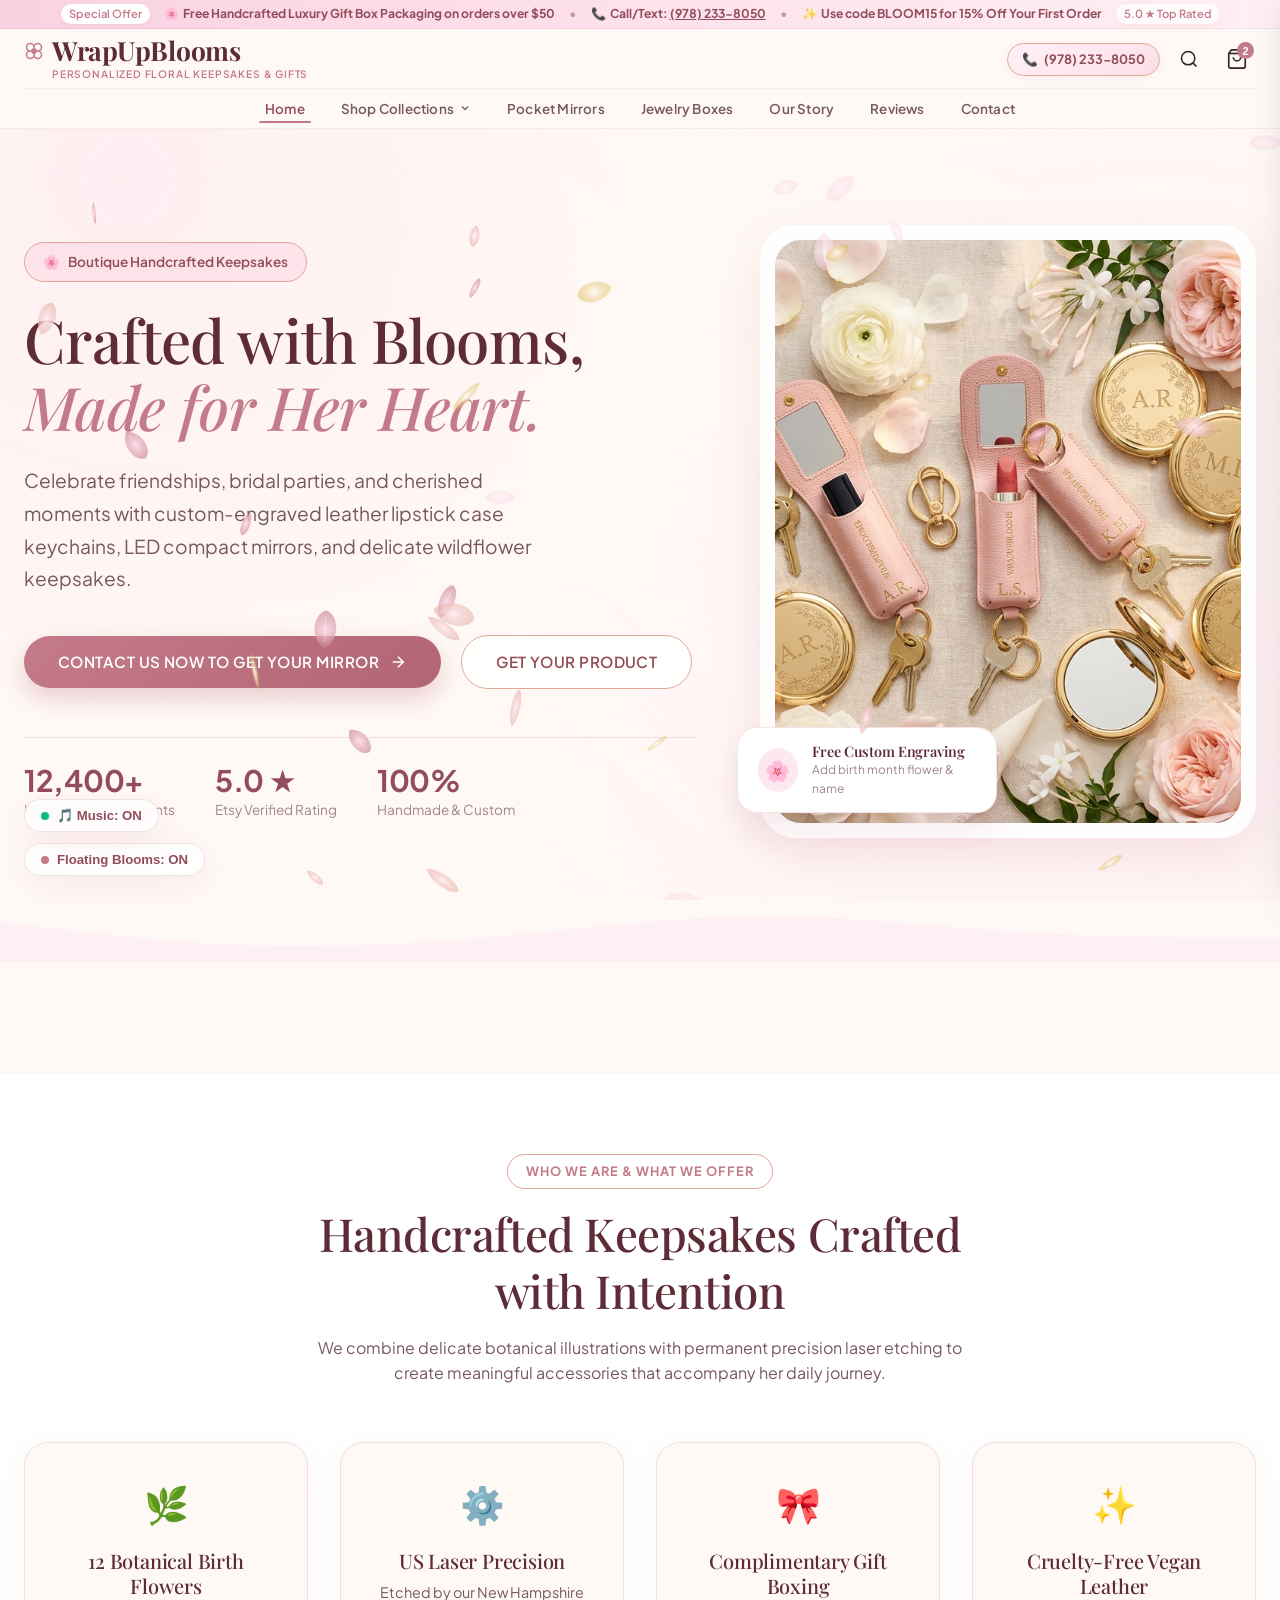
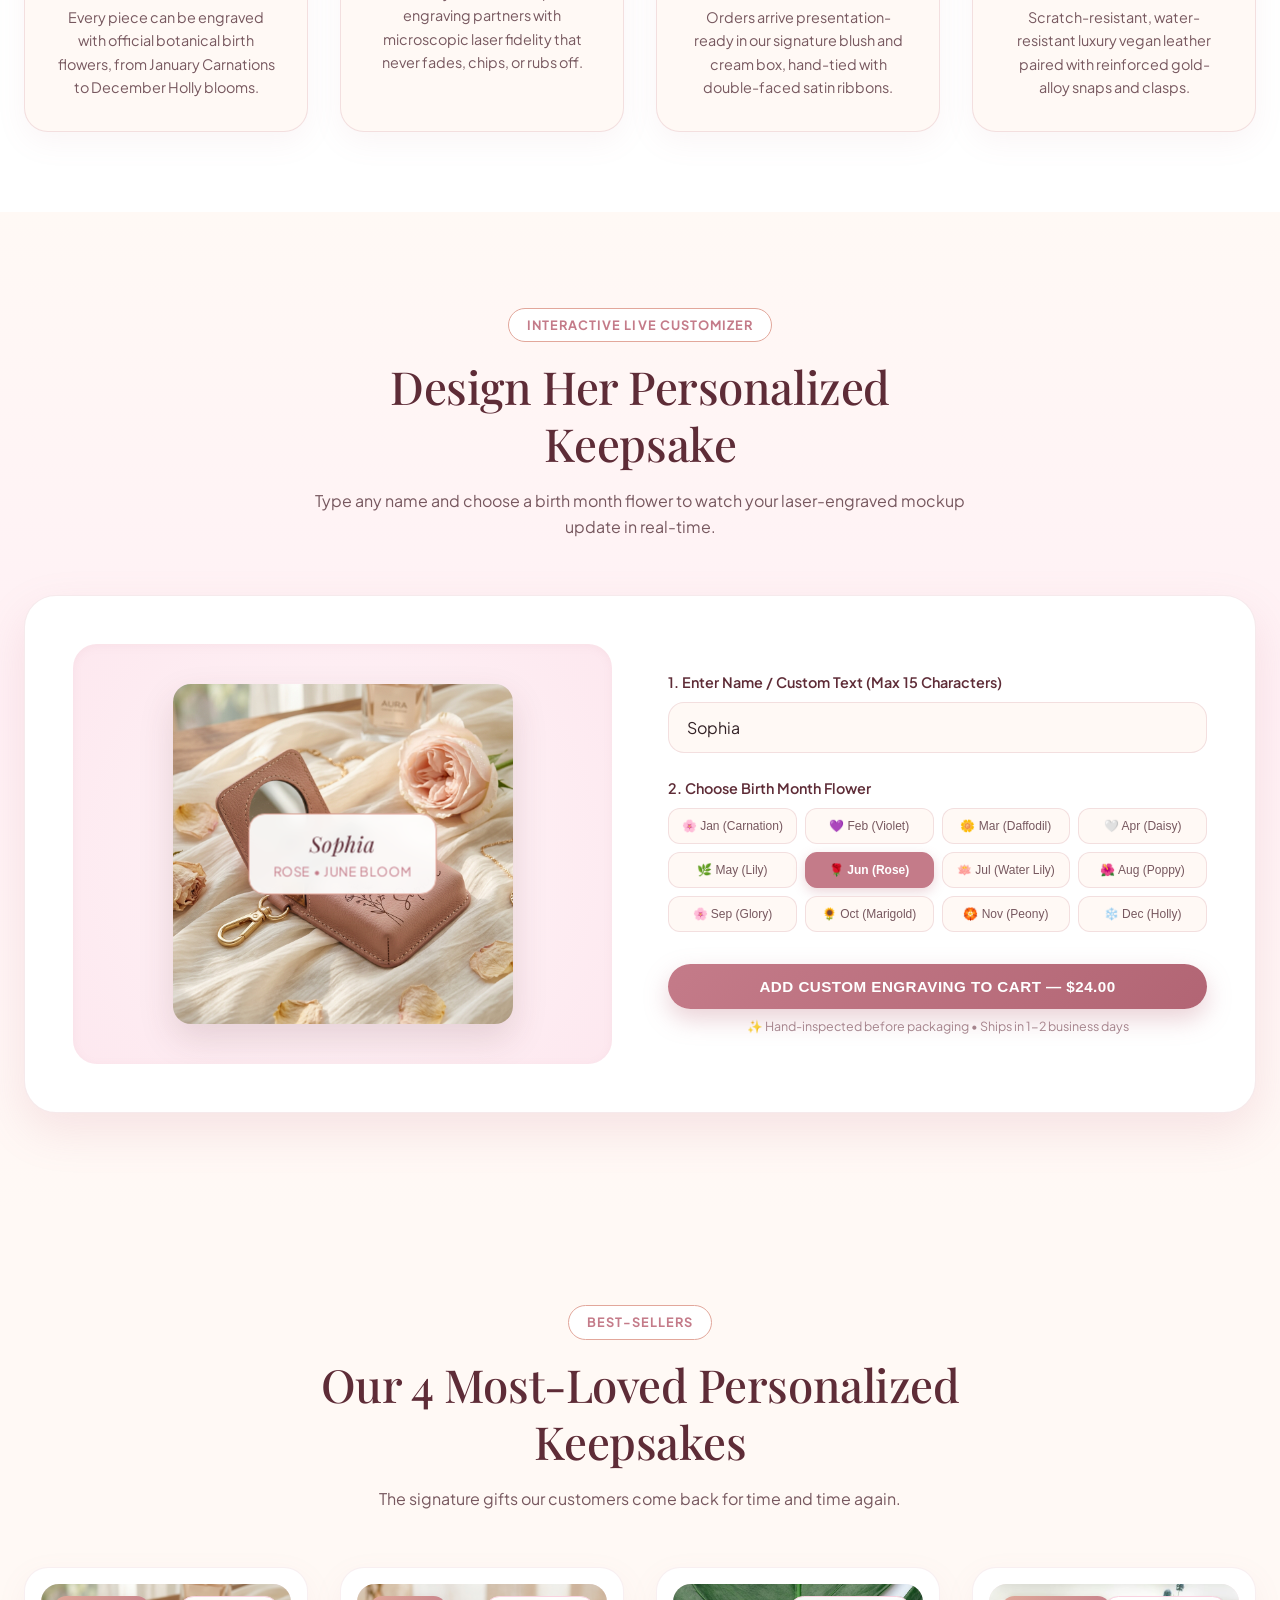
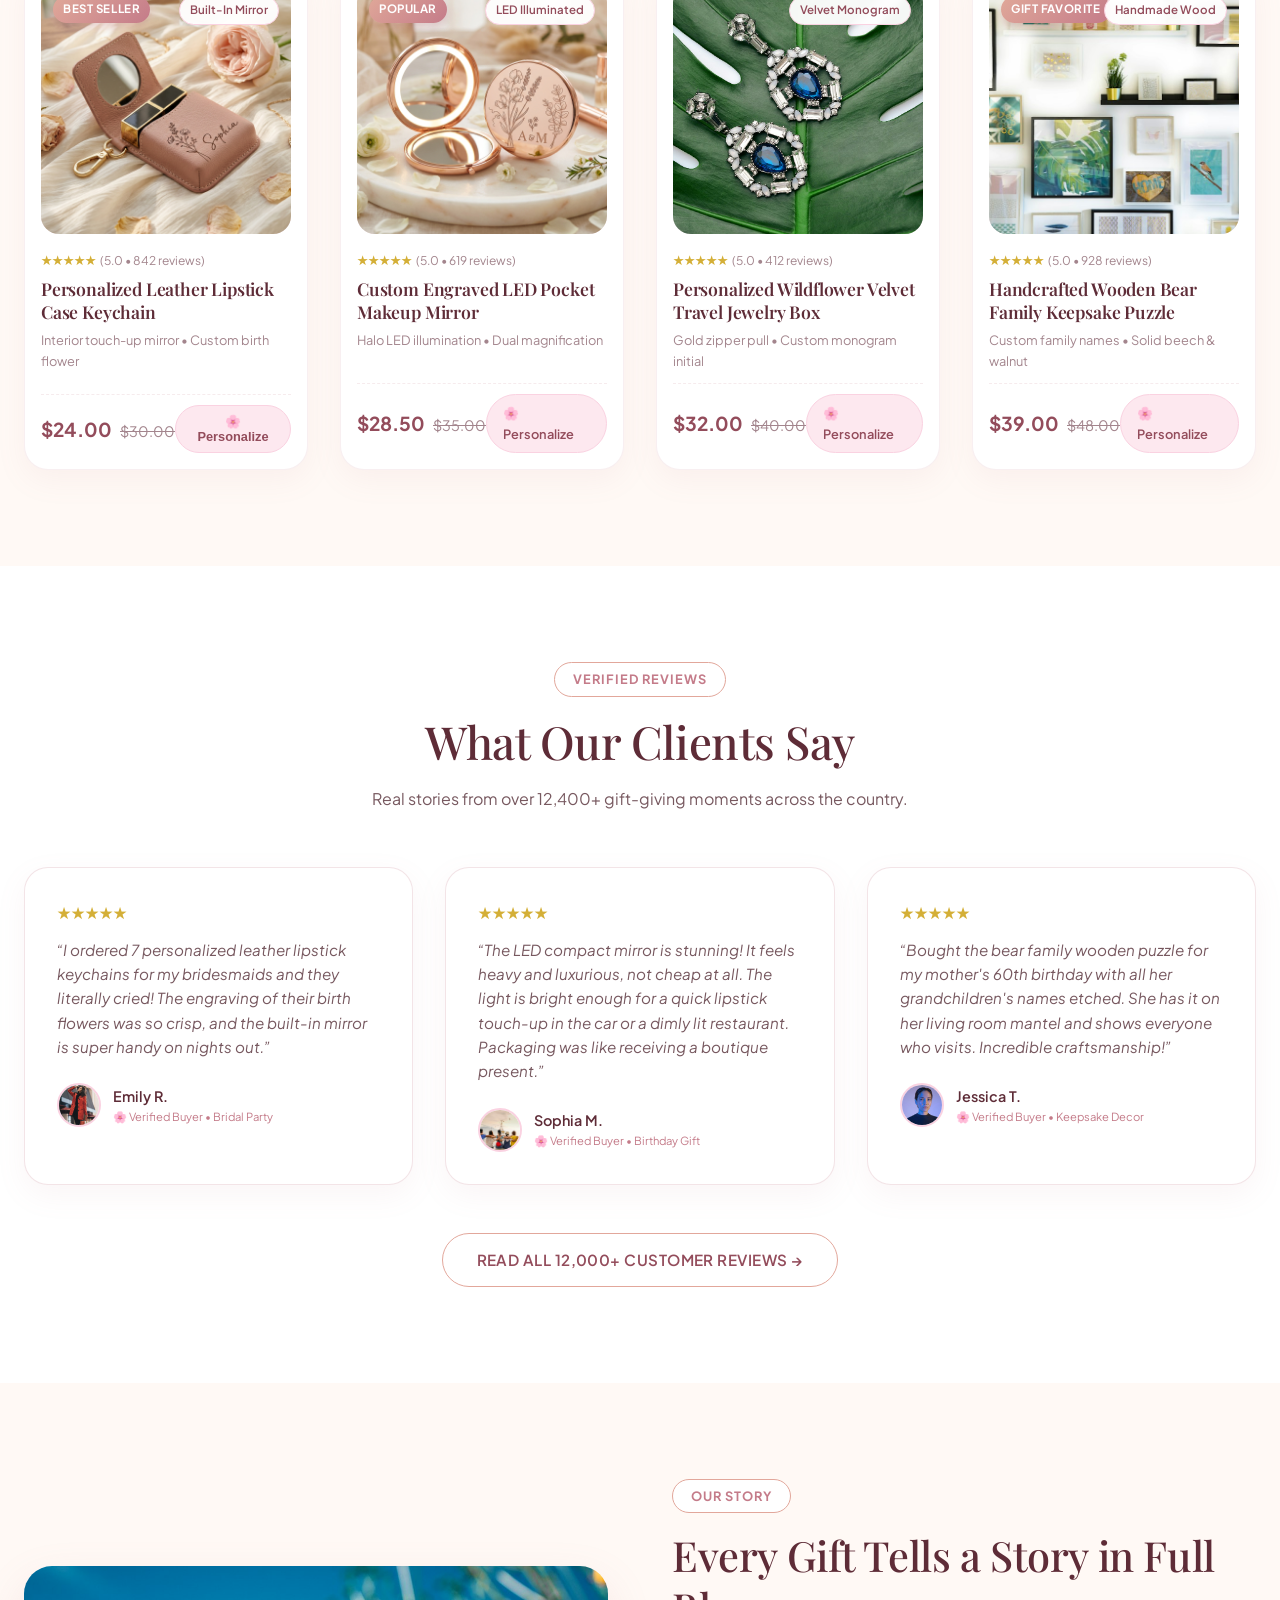
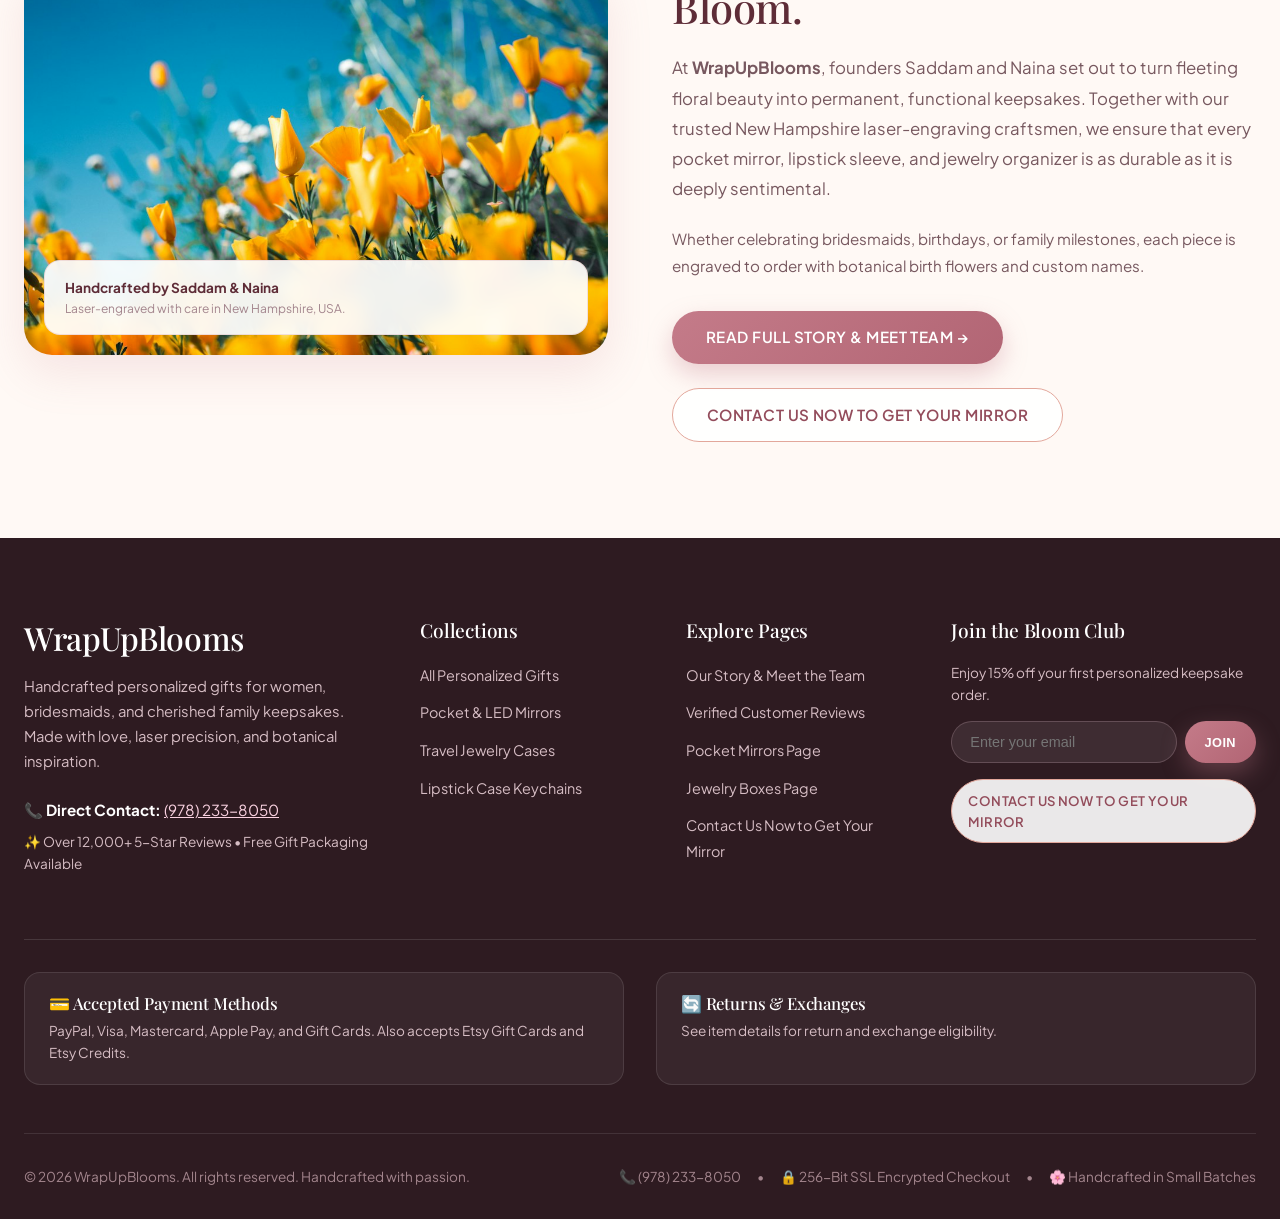
<file: live-preview.html>
<!DOCTYPE html>
<html lang="en">
<head>
  <meta charset="UTF-8">
  <meta name="viewport" content="width=device-width, initial-scale=1.0">
  <title>WrapUpBlooms &bull; Romantic Floral Personalized Gifts & Keepsakes</title>
  
  <!-- Pink Flower Boutique Favicon -->
  <link rel="icon" type="image/svg+xml" href="favicon.svg">
  <link rel="alternate icon" type="image/png" href="favicon.png">
  <link rel="apple-touch-icon" href="favicon.png">
  
  <!-- Google Fonts: Playfair Display & Plus Jakarta Sans -->
  <link rel="preconnect" href="https://fonts.googleapis.com">
  <link rel="preconnect" href="https://fonts.gstatic.com" crossorigin>
  <link href="https://fonts.googleapis.com/css2?family=Playfair+Display:ital,wght@0,400;0,600;0,700;1,400;1,600&family=Plus+Jakarta+Sans:wght@300;400;500;600;700&display=swap" rel="stylesheet">
  
  <link rel="stylesheet" href="WrapUpBlooms-Theme/assets/theme.css">
  <style>
    .hero-img-wrapper img, .preview-product-img, .product-card-media img, .cart-item-img {
      object-fit: cover;
    }
  </style>
</head>
<body>

  <!-- Floating Blossom Petals Canvas -->
  <canvas id="petals-canvas"></canvas>

  <!-- Petals Motion Toggle Pill -->
  <button id="toggle-petals" class="petals-toggle-btn" aria-label="Toggle Floating Blooms Animation">
    <span class="sparkle-dot"></span> Floating Blooms: ON
  </button>

  <!-- Floating Melodies Sound Control Pill (Always ON by default) -->
  <button id="toggle-music" class="music-toggle-btn" aria-label="Mute Boutique Melodies">
    <span class="music-dot"></span> 🎵 Music: ON
  </button>
  <audio id="bg-music-player" loop preload="auto" autoplay>
    <source src="WrapUpBlooms-Theme/assets/boutique-melodies.mp3" type="audio/mpeg">
    <source src="assets/boutique-melodies.mp3" type="audio/mpeg">
  </audio>

  <!-- Announcement Bar -->
  <div class="announcement-bar" role="region" aria-label="Announcement">
    <div class="container">
      <div class="marquee-content">
        <span class="badge-pill">Special Offer</span>
        <span>🌸 <strong>Free Handcrafted Luxury Gift Box Packaging on orders over $50</strong></span>
        <span style="opacity: 0.5;">•</span>
        <span>📞 <strong>Call/Text: <a href="tel:9782338050" style="color: inherit; text-decoration: underline;">(978) 233-8050</a></strong></span>
        <span style="opacity: 0.5;">•</span>
        <span>✨ <strong>Use code BLOOM15 for 15% Off Your First Order</strong></span>
        <span class="badge-pill" style="background: rgba(255,255,255,0.8);">5.0 ★ Top Rated</span>
      </div>
    </div>
  </div>

  <!-- Two-Row Luxury Header -->
  <header class="site-header" role="banner">
    <div class="container">
      <!-- Row 1: Prominent Logo & Top Actions -->
      <div class="header-top-row">
        <div class="header-brand">
          <a href="index.html" class="brand-logo-text">
            <span class="bloom-icon">
              <svg width="24" height="24" viewBox="0 0 24 24" fill="none" stroke="currentColor" stroke-width="1.8" stroke-linecap="round" stroke-linejoin="round">
                <path d="M12 7.5a4.5 4.5 0 1 1 4.5 4.5M12 7.5A4.5 4.5 0 1 0 7.5 12M12 7.5V12m4.5 0a4.5 4.5 0 1 1-4.5 4.5M16.5 12H12m-4.5 0a4.5 4.5 0 1 0 4.5 4.5M7.5 12H12m0 4.5V12" />
                <circle cx="12" cy="12" r="2.5" fill="currentColor" />
              </svg>
            </span>
            <span>WrapUpBlooms</span>
          </a>
          <span class="brand-tagline-sub">Personalized Floral Keepsakes & Gifts</span>
        </div>

        <div class="header-top-actions">
          <a href="tel:9782338050" class="header-phone-pill" title="Call or Text WrapUpBlooms">
            <span>📞</span>
            <span>(978) 233-8050</span>
          </a>

          <button class="action-icon-btn" aria-label="Search" onclick="alert('Search WrapUpBlooms catalog');">
            <svg width="20" height="20" viewBox="0 0 24 24" fill="none" stroke="currentColor" stroke-width="1.8"><circle cx="11" cy="11" r="8"></circle><line x1="21" y1="21" x2="16.65" y2="16.65"></line></svg>
          </button>

          <button class="action-icon-btn cart-trigger-btn" aria-label="View Cart" onclick="window.WrapUpBloomsTheme.openCart();">
            <svg width="22" height="22" viewBox="0 0 24 24" fill="none" stroke="currentColor" stroke-width="1.8"><path d="M6 2L3 6v14a2 2 0 0 0 2 2h14a2 2 0 0 0 2-2V6l-3-4z"></path><line x1="3" y1="6" x2="21" y2="6"></line><path d="M16 10a4 4 0 0 1-8 0"></path></svg>
            <span class="cart-count-badge">2</span>
          </button>
        </div>
      </div>

      <!-- Row 2: Centered Navigation Bar with Dropdown -->
      <nav class="header-nav-row" role="navigation">
        <ul class="nav-menu">
          <li class="nav-item">
            <a href="index.html" class="nav-link active">Home</a>
          </li>

          <li class="nav-item">
            <a href="#featured-collection" class="nav-link">
              <span>Shop Collections</span>
              <svg width="12" height="12" viewBox="0 0 24 24" fill="none" stroke="currentColor" stroke-width="2.5"><polyline points="6 9 12 15 18 9"></polyline></svg>
            </a>
            <div class="nav-dropdown">
              <a href="#featured-collection" class="dropdown-item"><span class="icon">🌸</span><span>All Personalized Gifts</span></a>
              <a href="pocket-mirrors.html" class="dropdown-item"><span class="icon">🪞</span><span>Pocket & LED Mirrors</span></a>
              <a href="jewelry-boxes.html" class="dropdown-item"><span class="icon">💍</span><span>Jewelry & Keepsake Boxes</span></a>
              <a href="#water-showcase" class="dropdown-item"><span class="icon">💄</span><span>Lipstick Case Keychains</span></a>
            </div>
          </li>

          <li class="nav-item"><a href="pocket-mirrors.html" class="nav-link">Pocket Mirrors</a></li>
          <li class="nav-item"><a href="jewelry-boxes.html" class="nav-link">Jewelry Boxes</a></li>
          <li class="nav-item"><a href="our-story.html" class="nav-link">Our Story</a></li>
          <li class="nav-item"><a href="reviews.html" class="nav-link">Reviews</a></li>
          <li class="nav-item"><a href="contact.html" class="nav-link">Contact</a></li>
        </ul>
      </nav>
    </div>
  </header>

  <!-- 1. Hero Section -->
  <section class="hero-section" id="hero-banner">
    <div class="container">
      <div class="hero-grid">
        <div class="hero-content">
          <div class="hero-pill-badge">
            <span>🌸</span>
            <span>Boutique Handcrafted Keepsakes</span>
          </div>

          <h1 class="hero-title">
            Crafted with Blooms, <br>
            <span class="highlight">Made for Her Heart.</span>
          </h1>

          <p class="hero-subtitle">
            Celebrate friendships, bridal parties, and cherished moments with custom-engraved leather lipstick case keychains, LED compact mirrors, and delicate wildflower keepsakes.
          </p>

          <div class="hero-cta-group">
            <a href="contact.html" class="btn btn-primary">
              <span>Contact Us Now to Get Your Mirror</span>
              <svg width="18" height="18" viewBox="0 0 24 24" fill="none" stroke="currentColor" stroke-width="2"><path d="M5 12h14M12 5l7 7-7 7"/></svg>
            </a>
            <a href="#water-showcase" class="btn btn-secondary">
              <span>Get Your Product</span>
            </a>
          </div>

          <div class="hero-stats-row">
            <div class="stat-item">
              <h4>12,400+</h4>
              <p>Happy Gifting Moments</p>
            </div>
            <div class="stat-item">
              <h4>5.0 ★</h4>
              <p>Etsy Verified Rating</p>
            </div>
            <div class="stat-item">
              <h4>100%</h4>
              <p>Handmade & Custom</p>
            </div>
          </div>
        </div>

        <div class="hero-visual">
          <div class="hero-visual-card">
            <div class="hero-img-wrapper">
              <img src="images/hero-bespoke-banner.jpg" alt="WrapUpBlooms Luxury Personalized Keepsakes" onerror="this.src='images/hero-banner.jpg'">
            </div>

            <div class="hero-floating-floater floating-badge">
              <div class="floater-icon-circle">🌸</div>
              <div class="floater-text">
                <h5>Free Custom Engraving</h5>
                <p>Add birth month flower & name</p>
              </div>
            </div>
          </div>
        </div>
      </div>
    </div>

    <!-- Undulating Water Wave Divider -->
    <div class="water-wave-divider water-wave-animated" style="margin-top: 4rem;">
      <svg viewBox="0 0 1440 120" fill="none" preserveAspectRatio="none">
        <path d="M0,32L48,42.7C96,53,192,75,288,80C384,85,480,75,576,58.7C672,43,768,21,864,21.3C960,21,1056,43,1152,53.3C1248,64,1344,64,1392,64L1440,64L1440,120L1392,120C1344,120,1248,120,1152,120C1056,120,960,120,864,120C768,120,672,120,576,120C480,120,384,120,288,120C192,120,96,120,48,120L0,120Z" fill="#FFF0F5"></path>
      </svg>
    </div>
  </section>

  <!-- 2. Who We Are & What We Do Offer Section -->
  <section style="padding: 5rem 0; background: #FFFFFF;">
    <div class="container">
      <div class="section-header-center">
        <span class="section-subtitle-pill">Who We Are & What We Offer</span>
        <h2 class="section-title">Handcrafted Keepsakes Crafted with Intention</h2>
        <p>We combine delicate botanical illustrations with permanent precision laser etching to create meaningful accessories that accompany her daily journey.</p>
      </div>

      <div style="display: grid; grid-template-columns: repeat(auto-fit, minmax(260px, 1fr)); gap: 2rem;">
        <div style="background: var(--bg-cream); padding: 2rem; border-radius: 24px; border: 1px solid var(--border-delicate); text-align: center; box-shadow: var(--shadow-soft);">
          <div style="font-size: 2.25rem; margin-bottom: 1rem;">🌿</div>
          <h3 style="font-family: var(--font-serif); font-size: 1.25rem; color: var(--primary-deep); margin-bottom: 8px;">12 Botanical Birth Flowers</h3>
          <p style="font-size: 0.9rem; color: var(--text-secondary); line-height: 1.6;">Every piece can be engraved with official botanical birth flowers, from January Carnations to December Holly blooms.</p>
        </div>

        <div style="background: var(--bg-cream); padding: 2rem; border-radius: 24px; border: 1px solid var(--border-delicate); text-align: center; box-shadow: var(--shadow-soft);">
          <div style="font-size: 2.25rem; margin-bottom: 1rem;">⚙️</div>
          <h3 style="font-family: var(--font-serif); font-size: 1.25rem; color: var(--primary-deep); margin-bottom: 8px;">US Laser Precision</h3>
          <p style="font-size: 0.9rem; color: var(--text-secondary); line-height: 1.6;">Etched by our New Hampshire engraving partners with microscopic laser fidelity that never fades, chips, or rubs off.</p>
        </div>

        <div style="background: var(--bg-cream); padding: 2rem; border-radius: 24px; border: 1px solid var(--border-delicate); text-align: center; box-shadow: var(--shadow-soft);">
          <div style="font-size: 2.25rem; margin-bottom: 1rem;">🎀</div>
          <h3 style="font-family: var(--font-serif); font-size: 1.25rem; color: var(--primary-deep); margin-bottom: 8px;">Complimentary Gift Boxing</h3>
          <p style="font-size: 0.9rem; color: var(--text-secondary); line-height: 1.6;">Orders arrive presentation-ready in our signature blush and cream box, hand-tied with double-faced satin ribbons.</p>
        </div>

        <div style="background: var(--bg-cream); padding: 2rem; border-radius: 24px; border: 1px solid var(--border-delicate); text-align: center; box-shadow: var(--shadow-soft);">
          <div style="font-size: 2.25rem; margin-bottom: 1rem;">✨</div>
          <h3 style="font-family: var(--font-serif); font-size: 1.25rem; color: var(--primary-deep); margin-bottom: 8px;">Cruelty-Free Vegan Leather</h3>
          <p style="font-size: 0.9rem; color: var(--text-secondary); line-height: 1.6;">Scratch-resistant, water-resistant luxury vegan leather paired with reinforced gold-alloy snaps and clasps.</p>
        </div>
      </div>
    </div>
  </section>

  <!-- Interactive Live Customizer Spotlight -->
  <section class="water-showcase-section" id="water-showcase">
    <div class="container">
      <div class="section-header-center">
        <span class="section-subtitle-pill">Interactive Live Customizer</span>
        <h2 class="section-title">Design Her Personalized Keepsake</h2>
        <p>Type any name and choose a birth month flower to watch your laser-engraved mockup update in real-time.</p>
      </div>

      <div class="customizer-card">
        <div class="customizer-preview-box">
          <img src="images/bespoke-lipstick-keychain.jpg" alt="Custom Lipstick Case" class="preview-product-img" onerror="this.src='images/product-lipstick-case.jpg'">
          <div class="live-engrave-overlay floating-badge">
            <div class="live-engrave-name" id="live-engrave-name-display">Sophia</div>
            <div class="live-engrave-flower" id="live-engrave-flower-display">Rose • June Bloom</div>
          </div>
        </div>

        <div class="customizer-controls">
          <div class="control-group">
            <label class="control-label" for="customizer-name-input">1. Enter Name / Custom Text (Max 15 Characters)</label>
            <input type="text" id="customizer-name-input" class="input-engrave-text" placeholder="e.g. Sophia, Bridesmaid, Mama" maxlength="15" value="Sophia">
          </div>

          <div class="control-group">
            <label class="control-label">2. Choose Birth Month Flower</label>
            <div class="flower-chips-grid">
              <button type="button" class="flower-chip" data-flower="Carnation" data-month="Jan">🌸 Jan (Carnation)</button>
              <button type="button" class="flower-chip" data-flower="Violet" data-month="Feb">💜 Feb (Violet)</button>
              <button type="button" class="flower-chip" data-flower="Daffodil" data-month="Mar">🌼 Mar (Daffodil)</button>
              <button type="button" class="flower-chip" data-flower="Daisy" data-month="Apr">🤍 Apr (Daisy)</button>
              <button type="button" class="flower-chip" data-flower="Lily" data-month="May">🌿 May (Lily)</button>
              <button type="button" class="flower-chip active" data-flower="Rose" data-month="Jun">🌹 Jun (Rose)</button>
              <button type="button" class="flower-chip" data-flower="Water Lily" data-month="Jul">🪷 Jul (Water Lily)</button>
              <button type="button" class="flower-chip" data-flower="Poppy" data-month="Aug">🌺 Aug (Poppy)</button>
              <button type="button" class="flower-chip" data-flower="Morning Glory" data-month="Sep">🌸 Sep (Glory)</button>
              <button type="button" class="flower-chip" data-flower="Marigold" data-month="Oct">🌻 Oct (Marigold)</button>
              <button type="button" class="flower-chip" data-flower="Peony" data-month="Nov">🏵️ Nov (Peony)</button>
              <button type="button" class="flower-chip" data-flower="Holly" data-month="Dec">❄️ Dec (Holly)</button>
            </div>
          </div>

          <div style="margin-top: 2rem;">
            <button type="button" id="customizer-add-btn" class="btn btn-primary" style="width: 100%;">
              <span>Add Custom Engraving to Cart &mdash; $24.00</span>
            </button>
            <p style="font-size: 0.78rem; text-align: center; margin-top: 8px; color: var(--text-muted);">
              ✨ Hand-inspected before packaging &bull; Ships in 1-2 business days
            </p>
          </div>
        </div>
      </div>
    </div>
  </section>

  <!-- 3. Best-Selling Products Showcase (4 Signature Products with Tags) -->
  <section class="featured-collection-section" id="featured-collection" style="padding: 6rem 0; background: var(--bg-cream);">
    <div class="container">
      <div class="section-header-center">
        <span class="section-subtitle-pill">Best-Sellers</span>
        <h2 class="section-title">Our 4 Most-Loved Personalized Keepsakes</h2>
        <p>The signature gifts our customers come back for time and time again.</p>
      </div>

      <div style="display: grid; grid-template-columns: repeat(auto-fit, minmax(280px, 1fr)); gap: 2rem;">
        
        <!-- Product 1 -->
        <div class="product-card">
          <div class="product-card-media">
            <span class="product-badge-sale">Best Seller</span>
            <span class="product-badge-custom">Built-In Mirror</span>
            <a href="#water-showcase">
              <img src="images/bespoke-lipstick-keychain.jpg" alt="Personalized Leather Lipstick Case Keychain" onerror="this.src='images/product-lipstick-case.jpg'">
            </a>
          </div>
          <div class="product-rating">★★★★★ <span style="font-size: 0.75rem; color: var(--text-muted);">(5.0 &bull; 842 reviews)</span></div>
          <h3 class="product-title"><a href="#water-showcase">Personalized Leather Lipstick Case Keychain</a></h3>
          <p class="product-tagline">Interior touch-up mirror &bull; Custom birth flower</p>
          <div class="product-price-row">
            <div class="price-container">
              <span class="current-price">$24.00</span>
              <span class="compare-price">$30.00</span>
            </div>
            <button class="btn-quick-add">🌸 Personalize</button>
          </div>
        </div>

        <!-- Product 2 -->
        <div class="product-card">
          <div class="product-card-media">
            <span class="product-badge-sale">Popular</span>
            <span class="product-badge-custom">LED Illuminated</span>
            <a href="pocket-mirrors.html">
              <img src="images/bespoke-compact-mirror.jpg" alt="Custom Engraved LED Pocket Makeup Mirror" onerror="this.src='images/product-compact-mirror.jpg'">
            </a>
          </div>
          <div class="product-rating">★★★★★ <span style="font-size: 0.75rem; color: var(--text-muted);">(5.0 &bull; 619 reviews)</span></div>
          <h3 class="product-title"><a href="pocket-mirrors.html">Custom Engraved LED Pocket Makeup Mirror</a></h3>
          <p class="product-tagline">Halo LED illumination &bull; Dual magnification</p>
          <div class="product-price-row">
            <div class="price-container">
              <span class="current-price">$28.50</span>
              <span class="compare-price">$35.00</span>
            </div>
            <a href="pocket-mirrors.html" class="btn-quick-add">🌸 Personalize</a>
          </div>
        </div>

        <!-- Product 3 -->
        <div class="product-card">
          <div class="product-card-media">
            <span class="product-badge-custom">Velvet Monogram</span>
            <a href="jewelry-boxes.html">
              <img src="images/product-jewelry-box.jpg" alt="Personalized Wildflower Velvet Travel Jewelry Box">
            </a>
          </div>
          <div class="product-rating">★★★★★ <span style="font-size: 0.75rem; color: var(--text-muted);">(5.0 &bull; 412 reviews)</span></div>
          <h3 class="product-title"><a href="jewelry-boxes.html">Personalized Wildflower Velvet Travel Jewelry Box</a></h3>
          <p class="product-tagline">Gold zipper pull &bull; Custom monogram initial</p>
          <div class="product-price-row">
            <div class="price-container">
              <span class="current-price">$32.00</span>
              <span class="compare-price">$40.00</span>
            </div>
            <a href="jewelry-boxes.html" class="btn-quick-add">🌸 Personalize</a>
          </div>
        </div>

        <!-- Product 4 -->
        <div class="product-card">
          <div class="product-card-media">
            <span class="product-badge-sale">Gift Favorite</span>
            <span class="product-badge-custom">Handmade Wood</span>
            <a href="contact.html">
              <img src="images/product-bear-puzzle.jpg" alt="Handcrafted Wooden Bear Family Keepsake Puzzle">
            </a>
          </div>
          <div class="product-rating">★★★★★ <span style="font-size: 0.75rem; color: var(--text-muted);">(5.0 &bull; 928 reviews)</span></div>
          <h3 class="product-title"><a href="contact.html">Handcrafted Wooden Bear Family Keepsake Puzzle</a></h3>
          <p class="product-tagline">Custom family names &bull; Solid beech & walnut</p>
          <div class="product-price-row">
            <div class="price-container">
              <span class="current-price">$39.00</span>
              <span class="compare-price">$48.00</span>
            </div>
            <a href="contact.html" class="btn-quick-add">🌸 Personalize</a>
          </div>
        </div>

      </div>
    </div>
  </section>

  <!-- 4. What Our Clients Say (Testimonials Section) -->
  <section class="reviews-section" id="reviews" style="background: #FFF; padding: 6rem 0;">
    <div class="container">
      <div class="section-header-center">
        <span class="section-subtitle-pill">Verified Reviews</span>
        <h2 class="section-title">What Our Clients Say</h2>
        <p>Real stories from over 12,400+ gift-giving moments across the country.</p>
      </div>

      <div class="reviews-grid">
        <div class="review-card">
          <div class="review-stars">★★★★★</div>
          <p class="review-text">
            &ldquo;I ordered 7 personalized leather lipstick keychains for my bridesmaids and they literally cried! The engraving of their birth flowers was so crisp, and the built-in mirror is super handy on nights out.&rdquo;
          </p>
          <div class="reviewer-meta">
            <img src="images/lookbook-1.jpg" alt="Emily R." class="reviewer-avatar">
            <div>
              <div class="reviewer-name">Emily R.</div>
              <div class="verified-pill">🌸 Verified Buyer &bull; Bridal Party</div>
            </div>
          </div>
        </div>

        <div class="review-card">
          <div class="review-stars">★★★★★</div>
          <p class="review-text">
            &ldquo;The LED compact mirror is stunning! It feels heavy and luxurious, not cheap at all. The light is bright enough for a quick lipstick touch-up in the car or a dimly lit restaurant. Packaging was like receiving a boutique present.&rdquo;
          </p>
          <div class="reviewer-meta">
            <img src="images/lookbook-2.jpg" alt="Sophia M." class="reviewer-avatar">
            <div>
              <div class="reviewer-name">Sophia M.</div>
              <div class="verified-pill">🌸 Verified Buyer &bull; Birthday Gift</div>
            </div>
          </div>
        </div>

        <div class="review-card">
          <div class="review-stars">★★★★★</div>
          <p class="review-text">
            &ldquo;Bought the bear family wooden puzzle for my mother's 60th birthday with all her grandchildren's names etched. She has it on her living room mantel and shows everyone who visits. Incredible craftsmanship!&rdquo;
          </p>
          <div class="reviewer-meta">
            <img src="images/lookbook-3.jpg" alt="Jessica T." class="reviewer-avatar">
            <div>
              <div class="reviewer-name">Jessica T.</div>
              <div class="verified-pill">🌸 Verified Buyer &bull; Keepsake Decor</div>
            </div>
          </div>
        </div>
      </div>

      <div style="text-align: center; margin-top: 3rem;">
        <a href="reviews.html" class="btn btn-secondary">
          <span>Read All 12,000+ Customer Reviews &rarr;</span>
        </a>
      </div>
    </div>
  </section>

  <!-- 5. Small Story Section on Homepage -->
  <section class="story-section" id="story" style="padding: 6rem 0; background: var(--bg-cream); position: relative;">
    <div class="container">
      <div style="display: grid; grid-template-columns: 1fr 1fr; gap: 4rem; align-items: center;">
        <div style="position: relative; border-radius: 28px; overflow: hidden; box-shadow: var(--shadow-hover);">
          <img src="images/story-artisan-craft.jpg" alt="Artisan Craftsmanship at WrapUpBlooms" style="width: 100%; height: 100%; object-fit: cover;">
          <div style="position: absolute; bottom: 20px; left: 20px; right: 20px; background: rgba(255,255,255,0.92); backdrop-filter: blur(10px); padding: 16px 20px; border-radius: 16px; border: 1px solid var(--border-delicate);">
            <div style="font-size: 0.85rem; font-weight: 700; color: var(--primary-deep);">Handcrafted by Saddam & Naina</div>
            <div style="font-size: 0.75rem; color: var(--text-muted);">Laser-engraved with care in New Hampshire, USA.</div>
          </div>
        </div>

        <div>
          <span class="section-subtitle-pill">Our Story</span>
          <h2 style="font-size: 2.6rem; font-family: var(--font-serif); color: var(--primary-deep); margin-bottom: 1.25rem; line-height: 1.25;">
            Every Gift Tells a Story in Full Bloom.
          </h2>
          <p style="font-size: 1.05rem; line-height: 1.8; color: var(--text-secondary); margin-bottom: 1.25rem;">
            At <strong>WrapUpBlooms</strong>, founders Saddam and Naina set out to turn fleeting floral beauty into permanent, functional keepsakes. Together with our trusted New Hampshire laser-engraving craftsmen, we ensure that every pocket mirror, lipstick sleeve, and jewelry organizer is as durable as it is deeply sentimental.
          </p>
          <p style="font-size: 0.95rem; line-height: 1.8; color: var(--text-secondary); margin-bottom: 2rem;">
            Whether celebrating bridesmaids, birthdays, or family milestones, each piece is engraved to order with botanical birth flowers and custom names.
          </p>

          <div style="display: flex; gap: 1.5rem; align-items: center; flex-wrap: wrap;">
            <a href="our-story.html" class="btn btn-primary">
              <span>Read Full Story & Meet Team &rarr;</span>
            </a>
            <a href="contact.html" class="btn btn-secondary">
              <span>Contact Us Now to Get Your Mirror</span>
            </a>
          </div>
        </div>
      </div>
    </div>
  </section>

  <!-- Slide-out AJAX Cart Drawer -->
  <div id="cart-drawer-overlay" class="cart-drawer-overlay"></div>
  <div id="cart-drawer" class="cart-drawer" role="dialog" aria-modal="true" aria-label="Your Shopping Cart">
    <div class="cart-drawer-header">
      <h3 class="cart-drawer-title">Your Bloom Cart</h3>
      <button id="cart-drawer-close" class="cart-close-btn" aria-label="Close Cart"><svg width="20" height="20" viewBox="0 0 24 24" fill="none" stroke="currentColor" stroke-width="2"><line x1="18" y1="6" x2="6" y2="18"></line><line x1="6" y1="6" x2="18" y2="18"></line></svg></button>
    </div>
    <div class="shipping-meter">
      <div id="shipping-meter-text" class="shipping-meter-text">🌸 Add <strong>$7.50</strong> more to unlock FREE Luxury Gift Box Packaging!</div>
      <div class="shipping-bar-track"><div id="shipping-meter-fill" class="shipping-bar-fill" style="width: 87%;"></div></div>
    </div>
    <div class="cart-drawer-body"><div id="cart-drawer-items-list"></div></div>
    <div class="cart-drawer-footer">
      <div class="cart-subtotal-row"><span class="subtotal-label">Subtotal</span><span id="cart-drawer-subtotal" class="subtotal-val">$52.50</span></div>
      <button type="button" class="btn btn-primary" style="width: 100%;" onclick="alert('Proceeding to checkout');"><span>Proceed to Secure Checkout</span></button>
    </div>
  </div>

  <!-- 6. Footer -->
  <footer class="site-footer" role="contentinfo">
    <div class="container">
      <div class="footer-grid">
        <div>
          <h3 class="footer-brand-title">WrapUpBlooms</h3>
          <p class="footer-desc">Handcrafted personalized gifts for women, bridesmaids, and cherished family keepsakes. Made with love, laser precision, and botanical inspiration.</p>
          <div style="font-size: 0.95rem; color: #FFF; margin-bottom: 0.5rem;">📞 <strong>Direct Contact:</strong> <a href="tel:9782338050" style="color: var(--accent-blush); text-decoration: underline;">(978) 233-8050</a></div>
          <div style="font-size: 0.85rem; color: #D6BDC4;">✨ Over 12,000+ 5-Star Reviews &bull; Free Gift Packaging Available</div>
        </div>

        <div>
          <h4 class="footer-heading">Collections</h4>
          <ul class="footer-links">
            <li><a href="#featured-collection">All Personalized Gifts</a></li>
            <li><a href="pocket-mirrors.html">Pocket & LED Mirrors</a></li>
            <li><a href="jewelry-boxes.html">Travel Jewelry Cases</a></li>
            <li><a href="#water-showcase">Lipstick Case Keychains</a></li>
          </ul>
        </div>

        <div>
          <h4 class="footer-heading">Explore Pages</h4>
          <ul class="footer-links">
            <li><a href="our-story.html">Our Story & Meet the Team</a></li>
            <li><a href="reviews.html">Verified Customer Reviews</a></li>
            <li><a href="pocket-mirrors.html">Pocket Mirrors Page</a></li>
            <li><a href="jewelry-boxes.html">Jewelry Boxes Page</a></li>
            <li><a href="contact.html">Contact Us Now to Get Your Mirror</a></li>
          </ul>
        </div>

        <div>
          <h4 class="footer-heading">Join the Bloom Club</h4>
          <p style="font-size: 0.85rem; color: #D6BDC4; margin-bottom: 0.75rem;">Enjoy 15% off your first personalized keepsake order.</p>
          <form class="newsletter-form" onsubmit="event.preventDefault(); alert('🌸 Thank you for joining! Code BLOOM15 applied.');">
            <div class="newsletter-input-group">
              <input type="email" class="newsletter-input" placeholder="Enter your email" required>
              <button type="submit" class="btn btn-primary" style="padding: 10px 20px; font-size: 0.8rem;">Join</button>
            </div>
          </form>
          <div style="margin-top: 1rem;">
            <a href="contact.html" class="btn btn-secondary" style="width: 100%; font-size: 0.82rem; padding: 10px 16px;">Contact Us Now to Get Your Mirror</a>
          </div>
        </div>
      </div>

      <!-- Store Policies in Footer -->
      <div style="border-top: 1px solid rgba(255, 255, 255, 0.12); padding: 2rem 0 1.5rem; margin-bottom: 1.5rem; display: grid; grid-template-columns: 1fr 1fr; gap: 2rem;">
        <div style="background: rgba(255, 255, 255, 0.05); padding: 1.25rem 1.5rem; border-radius: 16px; border: 1px solid rgba(255, 255, 255, 0.1);">
          <h5 style="color: #FFF; font-family: var(--font-serif); font-size: 1.05rem; margin-bottom: 0.35rem;">💳 Accepted Payment Methods</h5>
          <p style="color: #D6BDC4; font-size: 0.85rem; line-height: 1.6; margin: 0;">PayPal, Visa, Mastercard, Apple Pay, and Gift Cards. Also accepts Etsy Gift Cards and Etsy Credits.</p>
        </div>
        <div style="background: rgba(255, 255, 255, 0.05); padding: 1.25rem 1.5rem; border-radius: 16px; border: 1px solid rgba(255, 255, 255, 0.1);">
          <h5 style="color: #FFF; font-family: var(--font-serif); font-size: 1.05rem; margin-bottom: 0.35rem;">🔄 Returns & Exchanges</h5>
          <p style="color: #D6BDC4; font-size: 0.85rem; line-height: 1.6; margin: 0;">See item details for return and exchange eligibility.</p>
        </div>
      </div>

      <div class="footer-bottom">
        <div>&copy; 2026 WrapUpBlooms. All rights reserved. Handcrafted with passion.</div>
        <div style="display: flex; gap: 1rem; align-items: center; flex-wrap: wrap;">
          <span>📞 (978) 233-8050</span><span>&bull;</span><span>🔒 256-Bit SSL Encrypted Checkout</span><span>&bull;</span><span>🌸 Handcrafted in Small Batches</span>
        </div>
      </div>
    </div>
  </footer>

  <script src="WrapUpBlooms-Theme/assets/floating-petals.js"></script>
  <script src="WrapUpBlooms-Theme/assets/water-ripple.js"></script>
  <script src="WrapUpBlooms-Theme/assets/theme.js"></script>
  <script src="WrapUpBlooms-Theme/assets/bg-music.js"></script>
</body>
</html>
</file>
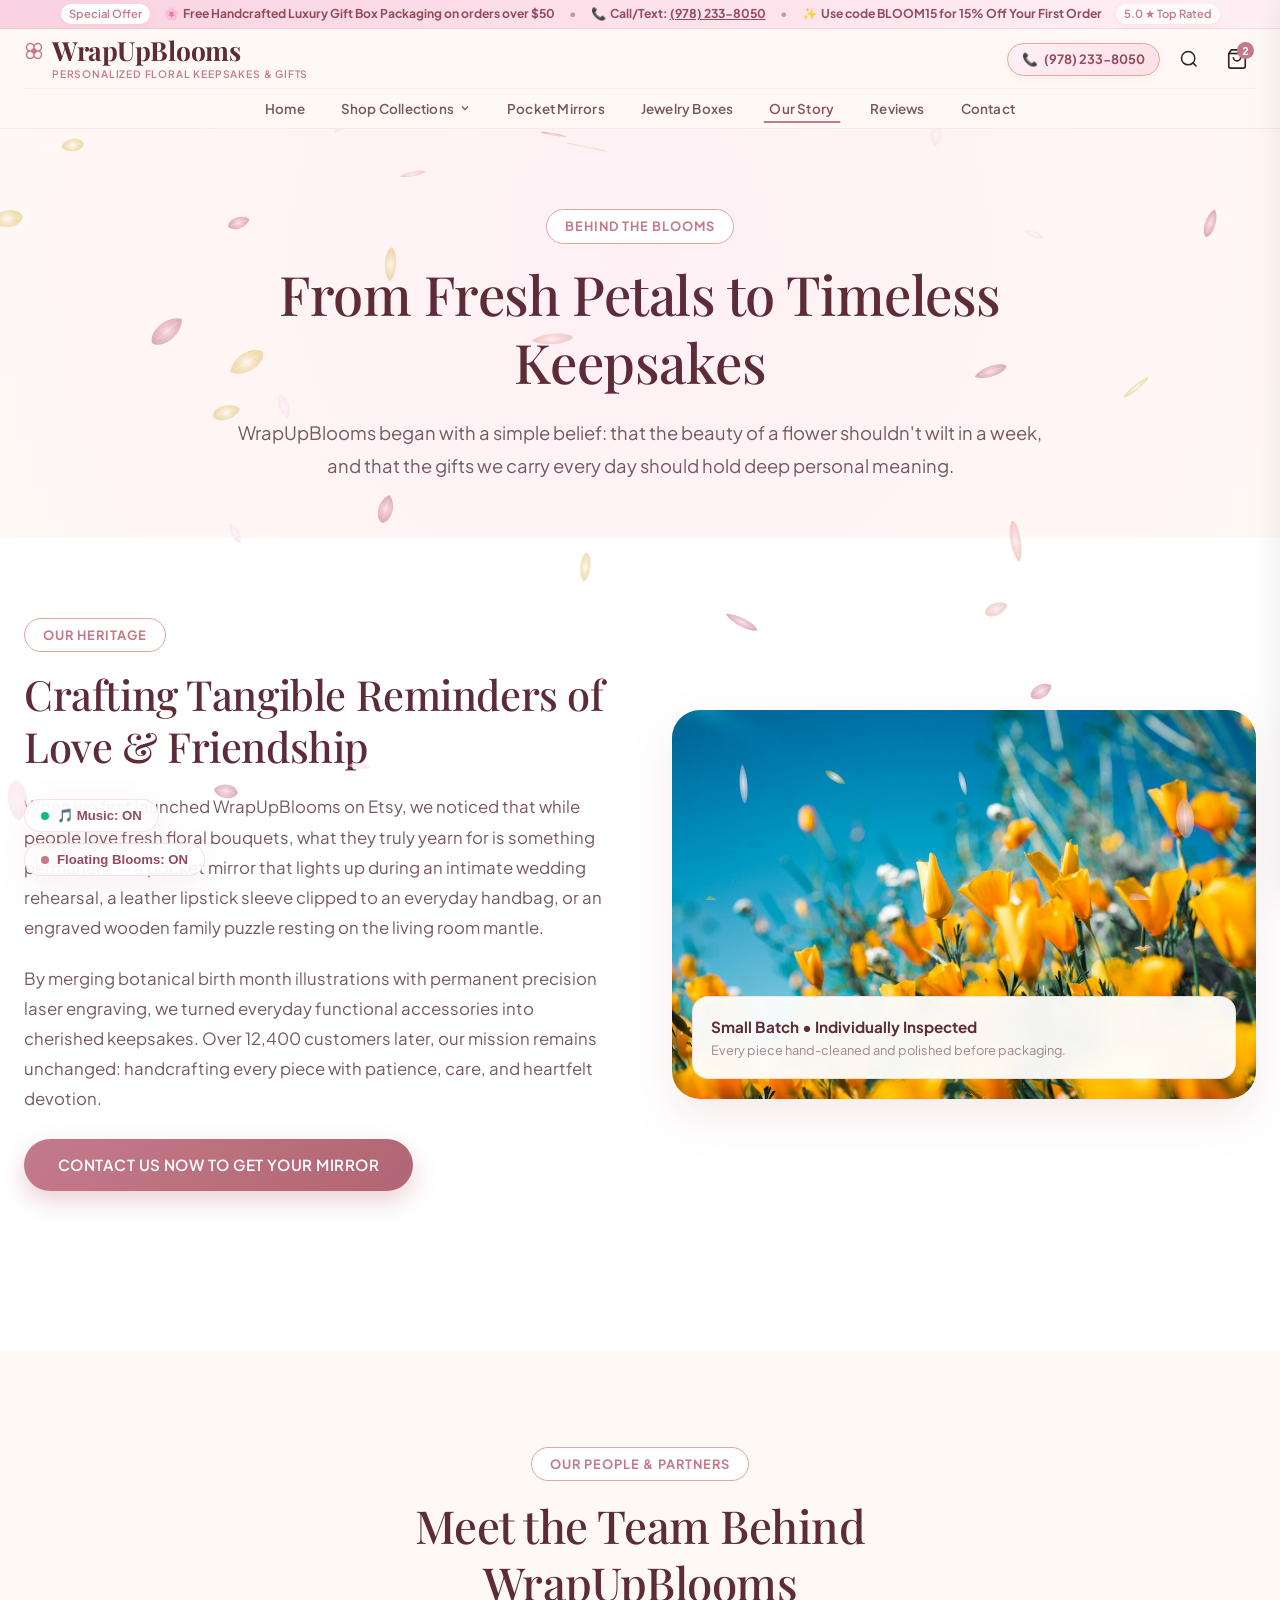
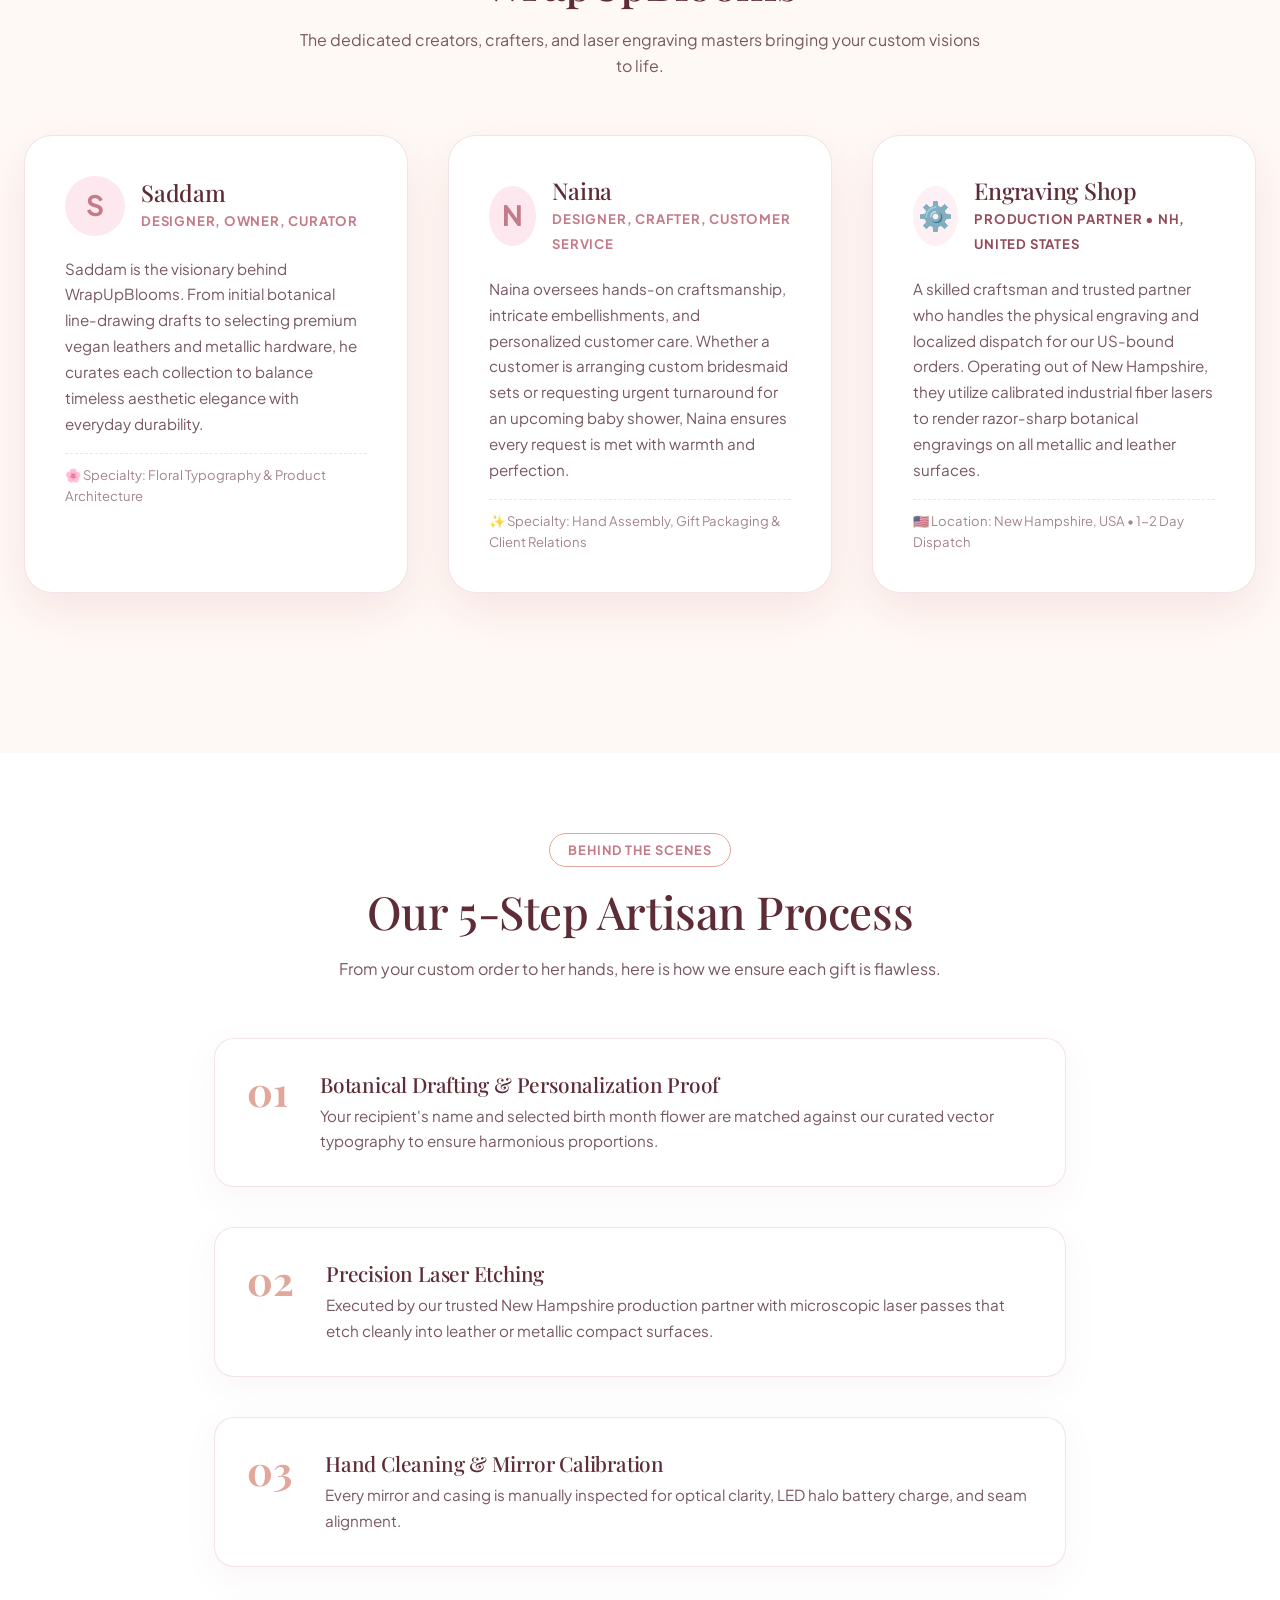
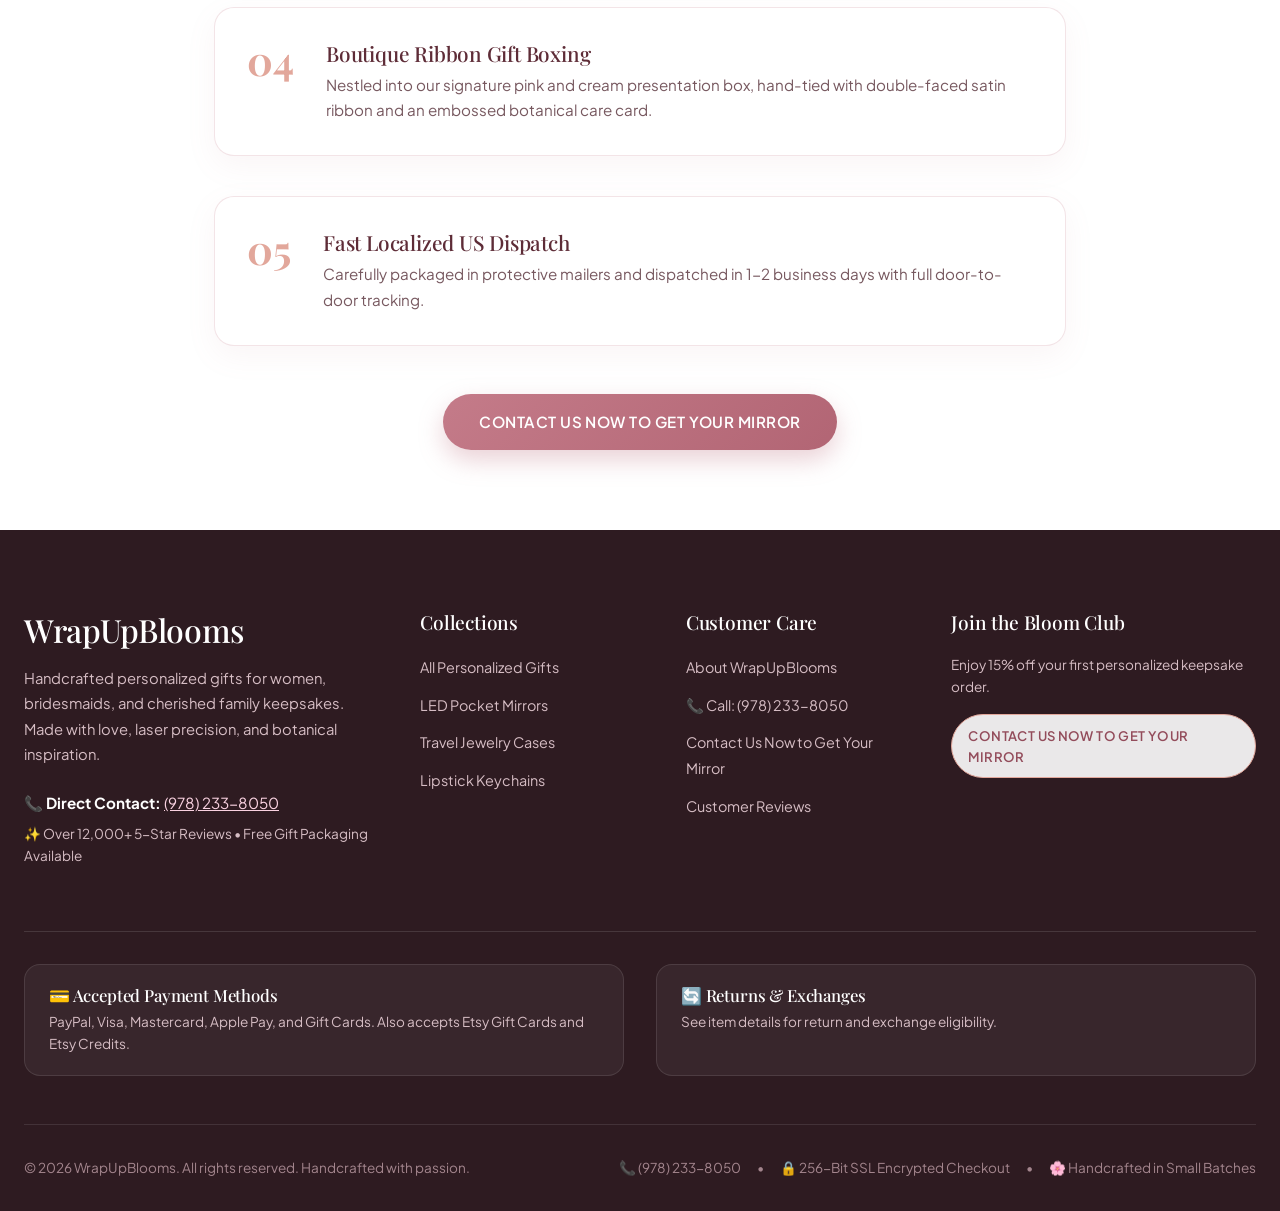
<file: our-story.html>
<!DOCTYPE html>
<html lang="en">
<head>
  <meta charset="UTF-8">
  <meta name="viewport" content="width=device-width, initial-scale=1.0">
  <title>Our Story & Team &bull; WrapUpBlooms</title>
  
  <!-- Pink Flower Boutique Favicon -->
  <link rel="icon" type="image/svg+xml" href="favicon.svg">
  <link rel="alternate icon" type="image/png" href="favicon.png">
  <link rel="apple-touch-icon" href="favicon.png">
  
  <link rel="preconnect" href="https://fonts.googleapis.com">
  <link rel="preconnect" href="https://fonts.gstatic.com" crossorigin>
  <link href="https://fonts.googleapis.com/css2?family=Playfair+Display:ital,wght@0,400;0,600;0,700;1,400;1,600&family=Plus+Jakarta+Sans:wght@300;400;500;600;700&display=swap" rel="stylesheet">
  
  <link rel="stylesheet" href="WrapUpBlooms-Theme/assets/theme.css">
  <style>
    .page-hero {
      padding: 5rem 0 3.5rem;
      background: radial-gradient(circle at 50% 30%, #FFF0F5 0%, var(--bg-cream) 100%);
      text-align: center;
      position: relative;
    }
    .process-step {
      display: flex;
      gap: 2rem;
      align-items: flex-start;
      margin-bottom: 2.5rem;
      background: #FFF;
      padding: 2rem;
      border-radius: 20px;
      border: 1px solid var(--border-delicate);
      box-shadow: var(--shadow-soft);
    }
    .step-number {
      font-size: 2.5rem;
      font-family: var(--font-serif);
      color: var(--accent-rose-gold);
      line-height: 1;
      font-weight: 700;
    }
  </style>
</head>
<body>

  <!-- Floating Blossom Petals Canvas -->
  <canvas id="petals-canvas"></canvas>

  <button id="toggle-petals" class="petals-toggle-btn" aria-label="Toggle Floating Blooms Animation">
    <span class="sparkle-dot"></span> Floating Blooms: ON
  </button>

  <!-- Floating Melodies Sound Control Pill (Always ON by default) -->
  <button id="toggle-music" class="music-toggle-btn" aria-label="Mute Boutique Melodies">
    <span class="music-dot"></span> 🎵 Music: ON
  </button>
  <audio id="bg-music-player" loop preload="auto" autoplay>
    <source src="WrapUpBlooms-Theme/assets/boutique-melodies.mp3" type="audio/mpeg">
    <source src="assets/boutique-melodies.mp3" type="audio/mpeg">
  </audio>

  <!-- Announcement Bar -->
  <div class="announcement-bar" role="region" aria-label="Announcement">
    <div class="container">
      <div class="marquee-content">
        <span class="badge-pill">Special Offer</span>
        <span>🌸 <strong>Free Handcrafted Luxury Gift Box Packaging on orders over $50</strong></span>
        <span style="opacity: 0.5;">•</span>
        <span>📞 <strong>Call/Text: <a href="tel:9782338050" style="color: inherit; text-decoration: underline;">(978) 233-8050</a></strong></span>
        <span style="opacity: 0.5;">•</span>
        <span>✨ <strong>Use code BLOOM15 for 15% Off Your First Order</strong></span>
        <span class="badge-pill" style="background: rgba(255,255,255,0.8);">5.0 ★ Top Rated</span>
      </div>
    </div>
  </div>

  <!-- Two-Row Luxury Header -->
  <header class="site-header" role="banner">
    <div class="container">
      <div class="header-top-row">
        <div class="header-brand">
          <a href="index.html" class="brand-logo-text">
            <span class="bloom-icon">
              <svg width="24" height="24" viewBox="0 0 24 24" fill="none" stroke="currentColor" stroke-width="1.8" stroke-linecap="round" stroke-linejoin="round">
                <path d="M12 7.5a4.5 4.5 0 1 1 4.5 4.5M12 7.5A4.5 4.5 0 1 0 7.5 12M12 7.5V12m4.5 0a4.5 4.5 0 1 1-4.5 4.5M16.5 12H12m-4.5 0a4.5 4.5 0 1 0 4.5 4.5M7.5 12H12m0 4.5V12" />
                <circle cx="12" cy="12" r="2.5" fill="currentColor" />
              </svg>
            </span>
            <span>WrapUpBlooms</span>
          </a>
          <span class="brand-tagline-sub">Personalized Floral Keepsakes & Gifts</span>
        </div>

        <div class="header-top-actions">
          <a href="tel:9782338050" class="header-phone-pill" title="Call or Text WrapUpBlooms">
            <span>📞</span>
            <span>(978) 233-8050</span>
          </a>

          <button class="action-icon-btn" aria-label="Search" onclick="alert('Search WrapUpBlooms catalog');">
            <svg width="20" height="20" viewBox="0 0 24 24" fill="none" stroke="currentColor" stroke-width="1.8"><circle cx="11" cy="11" r="8"></circle><line x1="21" y1="21" x2="16.65" y2="16.65"></line></svg>
          </button>

          <button class="action-icon-btn cart-trigger-btn" aria-label="View Cart" onclick="window.WrapUpBloomsTheme.openCart();">
            <svg width="22" height="22" viewBox="0 0 24 24" fill="none" stroke="currentColor" stroke-width="1.8"><path d="M6 2L3 6v14a2 2 0 0 0 2 2h14a2 2 0 0 0 2-2V6l-3-4z"></path><line x1="3" y1="6" x2="21" y2="6"></line><path d="M16 10a4 4 0 0 1-8 0"></path></svg>
            <span class="cart-count-badge">2</span>
          </button>
        </div>
      </div>

      <nav class="header-nav-row" role="navigation">
        <ul class="nav-menu">
          <li class="nav-item"><a href="index.html" class="nav-link">Home</a></li>
          
          <li class="nav-item">
            <a href="index.html#featured-collection" class="nav-link">
              <span>Shop Collections</span>
              <svg width="12" height="12" viewBox="0 0 24 24" fill="none" stroke="currentColor" stroke-width="2.5"><polyline points="6 9 12 15 18 9"></polyline></svg>
            </a>
            <div class="nav-dropdown">
              <a href="index.html#featured-collection" class="dropdown-item"><span class="icon">🌸</span><span>All Personalized Gifts</span></a>
              <a href="pocket-mirrors.html" class="dropdown-item"><span class="icon">🪞</span><span>Pocket & LED Mirrors</span></a>
              <a href="jewelry-boxes.html" class="dropdown-item"><span class="icon">💍</span><span>Jewelry & Keepsake Boxes</span></a>
              <a href="index.html#featured-collection" class="dropdown-item"><span class="icon">💄</span><span>Lipstick Case Keychains</span></a>
            </div>
          </li>

          <li class="nav-item"><a href="pocket-mirrors.html" class="nav-link">Pocket Mirrors</a></li>
          <li class="nav-item"><a href="jewelry-boxes.html" class="nav-link">Jewelry Boxes</a></li>
          <li class="nav-item"><a href="our-story.html" class="nav-link active">Our Story</a></li>
          <li class="nav-item"><a href="reviews.html" class="nav-link">Reviews</a></li>
          <li class="nav-item"><a href="contact.html" class="nav-link">Contact</a></li>
        </ul>
      </nav>
    </div>
  </header>

  <!-- Page Hero -->
  <section class="page-hero">
    <div class="container" style="max-width: 860px;">
      <span class="section-subtitle-pill">Behind the Blooms</span>
      <h1 class="section-title" style="font-size: 3.4rem; margin-bottom: 1.25rem;">
        From Fresh Petals to Timeless Keepsakes
      </h1>
      <p style="font-size: 1.15rem; color: var(--text-secondary); line-height: 1.8;">
        WrapUpBlooms began with a simple belief: that the beauty of a flower shouldn't wilt in a week, and that the gifts we carry every day should hold deep personal meaning.
      </p>
    </div>
  </section>

  <!-- Narrative Section -->
  <section style="padding: 5rem 0; background: #FFF;">
    <div class="container">
      <div style="display: grid; grid-template-columns: 1fr 1fr; gap: 4rem; align-items: center; margin-bottom: 5rem;">
        <div>
          <span class="section-subtitle-pill">Our Heritage</span>
          <h2 style="font-family: var(--font-serif); font-size: 2.6rem; color: var(--primary-deep); margin-bottom: 1.25rem; line-height: 1.25;">
            Crafting Tangible Reminders of Love & Friendship
          </h2>
          <p style="font-size: 1.05rem; line-height: 1.8; color: var(--text-secondary); margin-bottom: 1.25rem;">
            When we first launched WrapUpBlooms on Etsy, we noticed that while people love fresh floral bouquets, what they truly yearn for is something permanent &mdash; a pocket mirror that lights up during an intimate wedding rehearsal, a leather lipstick sleeve clipped to an everyday handbag, or an engraved wooden family puzzle resting on the living room mantle.
          </p>
          <p style="font-size: 1.05rem; line-height: 1.8; color: var(--text-secondary); margin-bottom: 1.5rem;">
            By merging botanical birth month illustrations with permanent precision laser engraving, we turned everyday functional accessories into cherished keepsakes. Over 12,400 customers later, our mission remains unchanged: handcrafting every piece with patience, care, and heartfelt devotion.
          </p>
          <a href="contact.html" class="btn btn-primary"><span>Contact Us Now to Get Your Mirror</span></a>
        </div>

        <div style="position: relative; border-radius: 28px; overflow: hidden; box-shadow: var(--shadow-hover);">
          <img src="images/story-artisan-craft.jpg" alt="Artisan Studio Workshop" style="width: 100%; height: 100%; object-fit: cover;">
          <div style="position: absolute; bottom: 20px; left: 20px; right: 20px; background: rgba(255,255,255,0.94); backdrop-filter: blur(12px); padding: 18px; border-radius: 16px; border: 1px solid var(--border-delicate);">
            <div style="font-weight: 700; color: var(--primary-deep); font-size: 0.95rem;">Small Batch &bull; Individually Inspected</div>
            <div style="font-size: 0.8rem; color: var(--text-muted);">Every piece hand-cleaned and polished before packaging.</div>
          </div>
        </div>
      </div>
    </div>
  </section>

  <!-- Shop Members & Production Partners Section -->
  <section style="padding: 6rem 0; background: var(--bg-cream);">
    <div class="container">
      <div class="section-header-center">
        <span class="section-subtitle-pill">Our People & Partners</span>
        <h2 class="section-title">Meet the Team Behind WrapUpBlooms</h2>
        <p>The dedicated creators, crafters, and laser engraving masters bringing your custom visions to life.</p>
      </div>

      <div style="display: grid; grid-template-columns: repeat(auto-fit, minmax(320px, 1fr)); gap: 2.5rem; margin-bottom: 4rem;">
        
        <!-- Saddam -->
        <div style="background: #FFF; border-radius: 28px; padding: 2.5rem; border: 1.5px solid var(--border-delicate); box-shadow: var(--shadow-hover);">
          <div style="display: flex; align-items: center; gap: 16px; margin-bottom: 1.25rem;">
            <div style="width: 60px; height: 60px; border-radius: 50%; background: var(--bg-petal); color: var(--primary-rose); display: flex; align-items: center; justify-content: center; font-size: 1.75rem; font-weight: 700;">
              S
            </div>
            <div>
              <h3 style="font-family: var(--font-serif); font-size: 1.45rem; color: var(--primary-deep); margin: 0;">Saddam</h3>
              <span style="font-size: 0.82rem; font-weight: 700; color: var(--primary-rose); text-transform: uppercase; letter-spacing: 0.06em;">Designer, Owner, Curator</span>
            </div>
          </div>
          <p style="font-size: 0.95rem; color: var(--text-secondary); line-height: 1.7; margin-bottom: 1rem;">
            Saddam is the visionary behind WrapUpBlooms. From initial botanical line-drawing drafts to selecting premium vegan leathers and metallic hardware, he curates each collection to balance timeless aesthetic elegance with everyday durability.
          </p>
          <div style="font-size: 0.82rem; color: var(--text-muted); border-top: 1px dashed var(--border-delicate); padding-top: 10px;">
            🌸 Specialty: Floral Typography & Product Architecture
          </div>
        </div>

        <!-- Naina -->
        <div style="background: #FFF; border-radius: 28px; padding: 2.5rem; border: 1.5px solid var(--border-delicate); box-shadow: var(--shadow-hover);">
          <div style="display: flex; align-items: center; gap: 16px; margin-bottom: 1.25rem;">
            <div style="width: 60px; height: 60px; border-radius: 50%; background: var(--bg-petal); color: var(--primary-rose); display: flex; align-items: center; justify-content: center; font-size: 1.75rem; font-weight: 700;">
              N
            </div>
            <div>
              <h3 style="font-family: var(--font-serif); font-size: 1.45rem; color: var(--primary-deep); margin: 0;">Naina</h3>
              <span style="font-size: 0.82rem; font-weight: 700; color: var(--primary-rose); text-transform: uppercase; letter-spacing: 0.06em;">Designer, Crafter, Customer Service</span>
            </div>
          </div>
          <p style="font-size: 0.95rem; color: var(--text-secondary); line-height: 1.7; margin-bottom: 1rem;">
            Naina oversees hands-on craftsmanship, intricate embellishments, and personalized customer care. Whether a customer is arranging custom bridesmaid sets or requesting urgent turnaround for an upcoming baby shower, Naina ensures every request is met with warmth and perfection.
          </p>
          <div style="font-size: 0.82rem; color: var(--text-muted); border-top: 1px dashed var(--border-delicate); padding-top: 10px;">
            ✨ Specialty: Hand Assembly, Gift Packaging & Client Relations
          </div>
        </div>

        <!-- Engraving Shop -->
        <div style="background: #FFF; border-radius: 28px; padding: 2.5rem; border: 1.5px solid var(--border-delicate); box-shadow: var(--shadow-hover);">
          <div style="display: flex; align-items: center; gap: 16px; margin-bottom: 1.25rem;">
            <div style="width: 60px; height: 60px; border-radius: 50%; background: var(--bg-blush); color: var(--accent-gold); display: flex; align-items: center; justify-content: center; font-size: 1.75rem;">
              ⚙️
            </div>
            <div>
              <h3 style="font-family: var(--font-serif); font-size: 1.45rem; color: var(--primary-deep); margin: 0;">Engraving Shop</h3>
              <span style="font-size: 0.82rem; font-weight: 700; color: var(--primary-dark-rose); text-transform: uppercase; letter-spacing: 0.06em;">Production Partner &bull; NH, United States</span>
            </div>
          </div>
          <p style="font-size: 0.95rem; color: var(--text-secondary); line-height: 1.7; margin-bottom: 1rem;">
            A skilled craftsman and trusted partner who handles the physical engraving and localized dispatch for our US-bound orders. Operating out of New Hampshire, they utilize calibrated industrial fiber lasers to render razor-sharp botanical engravings on all metallic and leather surfaces.
          </p>
          <div style="font-size: 0.82rem; color: var(--text-muted); border-top: 1px dashed var(--border-delicate); padding-top: 10px;">
            🇺🇸 Location: New Hampshire, USA &bull; 1-2 Day Dispatch
          </div>
        </div>

      </div>
    </div>
  </section>

  <!-- 5-Step Creation Process -->
  <section style="padding: 5rem 0; background: #FFF;">
    <div class="container" style="max-width: 900px;">
      <div class="section-header-center">
        <span class="section-subtitle-pill">Behind the Scenes</span>
        <h2 class="section-title">Our 5-Step Artisan Process</h2>
        <p>From your custom order to her hands, here is how we ensure each gift is flawless.</p>
      </div>

      <div class="process-step">
        <div class="step-number">01</div>
        <div>
          <h3 style="font-family: var(--font-serif); font-size: 1.3rem; color: var(--primary-deep); margin-bottom: 6px;">Botanical Drafting & Personalization Proof</h3>
          <p style="font-size: 0.95rem; color: var(--text-secondary); line-height: 1.7;">Your recipient's name and selected birth month flower are matched against our curated vector typography to ensure harmonious proportions.</p>
        </div>
      </div>

      <div class="process-step">
        <div class="step-number">02</div>
        <div>
          <h3 style="font-family: var(--font-serif); font-size: 1.3rem; color: var(--primary-deep); margin-bottom: 6px;">Precision Laser Etching</h3>
          <p style="font-size: 0.95rem; color: var(--text-secondary); line-height: 1.7;">Executed by our trusted New Hampshire production partner with microscopic laser passes that etch cleanly into leather or metallic compact surfaces.</p>
        </div>
      </div>

      <div class="process-step">
        <div class="step-number">03</div>
        <div>
          <h3 style="font-family: var(--font-serif); font-size: 1.3rem; color: var(--primary-deep); margin-bottom: 6px;">Hand Cleaning & Mirror Calibration</h3>
          <p style="font-size: 0.95rem; color: var(--text-secondary); line-height: 1.7;">Every mirror and casing is manually inspected for optical clarity, LED halo battery charge, and seam alignment.</p>
        </div>
      </div>

      <div class="process-step">
        <div class="step-number">04</div>
        <div>
          <h3 style="font-family: var(--font-serif); font-size: 1.3rem; color: var(--primary-deep); margin-bottom: 6px;">Boutique Ribbon Gift Boxing</h3>
          <p style="font-size: 0.95rem; color: var(--text-secondary); line-height: 1.7;">Nestled into our signature pink and cream presentation box, hand-tied with double-faced satin ribbon and an embossed botanical care card.</p>
        </div>
      </div>

      <div class="process-step">
        <div class="step-number">05</div>
        <div>
          <h3 style="font-family: var(--font-serif); font-size: 1.3rem; color: var(--primary-deep); margin-bottom: 6px;">Fast Localized US Dispatch</h3>
          <p style="font-size: 0.95rem; color: var(--text-secondary); line-height: 1.7;">Carefully packaged in protective mailers and dispatched in 1-2 business days with full door-to-door tracking.</p>
        </div>
      </div>

      <div style="text-align: center; margin-top: 3rem;">
        <a href="contact.html" class="btn btn-primary" style="padding: 16px 36px;">
          <span>Contact Us Now to Get Your Mirror</span>
        </a>
      </div>
    </div>
  </section>

  <!-- Slide-out AJAX Cart Drawer -->
  <div id="cart-drawer-overlay" class="cart-drawer-overlay"></div>
  <div id="cart-drawer" class="cart-drawer" role="dialog" aria-modal="true" aria-label="Your Shopping Cart">
    <div class="cart-drawer-header">
      <h3 class="cart-drawer-title">Your Bloom Cart</h3>
      <button id="cart-drawer-close" class="cart-close-btn" aria-label="Close Cart"><svg width="20" height="20" viewBox="0 0 24 24" fill="none" stroke="currentColor" stroke-width="2"><line x1="18" y1="6" x2="6" y2="18"></line><line x1="6" y1="6" x2="18" y2="18"></line></svg></button>
    </div>
    <div class="shipping-meter">
      <div id="shipping-meter-text" class="shipping-meter-text">🌸 Add <strong>$7.50</strong> more to unlock FREE Luxury Gift Box Packaging!</div>
      <div class="shipping-bar-track"><div id="shipping-meter-fill" class="shipping-bar-fill" style="width: 87%;"></div></div>
    </div>
    <div class="cart-drawer-body"><div id="cart-drawer-items-list"></div></div>
    <div class="cart-drawer-footer">
      <div class="cart-subtotal-row"><span class="subtotal-label">Subtotal</span><span id="cart-drawer-subtotal" class="subtotal-val">$52.50</span></div>
      <button type="button" class="btn btn-primary" style="width: 100%;" onclick="alert('Proceeding to checkout');"><span>Proceed to Secure Checkout</span></button>
    </div>
  </div>

  <!-- Footer -->
  <footer class="site-footer" role="contentinfo">
    <div class="container">
      <div class="footer-grid">
        <div>
          <h3 class="footer-brand-title">WrapUpBlooms</h3>
          <p class="footer-desc">Handcrafted personalized gifts for women, bridesmaids, and cherished family keepsakes. Made with love, laser precision, and botanical inspiration.</p>
          <div style="font-size: 0.95rem; color: #FFF; margin-bottom: 0.5rem;">📞 <strong>Direct Contact:</strong> <a href="tel:9782338050" style="color: var(--accent-blush); text-decoration: underline;">(978) 233-8050</a></div>
          <div style="font-size: 0.85rem; color: #D6BDC4;">✨ Over 12,000+ 5-Star Reviews &bull; Free Gift Packaging Available</div>
        </div>
        <div>
          <h4 class="footer-heading">Collections</h4>
          <ul class="footer-links">
            <li><a href="index.html#featured-collection">All Personalized Gifts</a></li>
            <li><a href="pocket-mirrors.html">LED Pocket Mirrors</a></li>
            <li><a href="jewelry-boxes.html">Travel Jewelry Cases</a></li>
            <li><a href="index.html#featured-collection">Lipstick Keychains</a></li>
          </ul>
        </div>
        <div>
          <h4 class="footer-heading">Customer Care</h4>
          <ul class="footer-links">
            <li><a href="our-story.html">About WrapUpBlooms</a></li>
            <li><a href="tel:9782338050">📞 Call: (978) 233-8050</a></li>
            <li><a href="contact.html">Contact Us Now to Get Your Mirror</a></li>
            <li><a href="reviews.html">Customer Reviews</a></li>
          </ul>
        </div>
        <div>
          <h4 class="footer-heading">Join the Bloom Club</h4>
          <p style="font-size: 0.85rem; color: #D6BDC4; margin-bottom: 0.75rem;">Enjoy 15% off your first personalized keepsake order.</p>
          <div style="margin-top: 1rem;"><a href="contact.html" class="btn btn-secondary" style="width: 100%; font-size: 0.82rem; padding: 10px 16px;">Contact Us Now to Get Your Mirror</a></div>
        </div>
      </div>

      <!-- Store Policies in Footer -->
      <div style="border-top: 1px solid rgba(255, 255, 255, 0.12); padding: 2rem 0 1.5rem; margin-bottom: 1.5rem; display: grid; grid-template-columns: 1fr 1fr; gap: 2rem;">
        <div style="background: rgba(255, 255, 255, 0.05); padding: 1.25rem 1.5rem; border-radius: 16px; border: 1px solid rgba(255, 255, 255, 0.1);">
          <h5 style="color: #FFF; font-family: var(--font-serif); font-size: 1.05rem; margin-bottom: 0.35rem;">💳 Accepted Payment Methods</h5>
          <p style="color: #D6BDC4; font-size: 0.85rem; line-height: 1.6; margin: 0;">PayPal, Visa, Mastercard, Apple Pay, and Gift Cards. Also accepts Etsy Gift Cards and Etsy Credits.</p>
        </div>
        <div style="background: rgba(255, 255, 255, 0.05); padding: 1.25rem 1.5rem; border-radius: 16px; border: 1px solid rgba(255, 255, 255, 0.1);">
          <h5 style="color: #FFF; font-family: var(--font-serif); font-size: 1.05rem; margin-bottom: 0.35rem;">🔄 Returns & Exchanges</h5>
          <p style="color: #D6BDC4; font-size: 0.85rem; line-height: 1.6; margin: 0;">See item details for return and exchange eligibility.</p>
        </div>
      </div>

      <div class="footer-bottom">
        <div>&copy; 2026 WrapUpBlooms. All rights reserved. Handcrafted with passion.</div>
        <div style="display: flex; gap: 1rem; align-items: center; flex-wrap: wrap;">
          <span>📞 (978) 233-8050</span><span>&bull;</span><span>🔒 256-Bit SSL Encrypted Checkout</span><span>&bull;</span><span>🌸 Handcrafted in Small Batches</span>
        </div>
      </div>
    </div>
  </footer>

  <script src="WrapUpBlooms-Theme/assets/floating-petals.js"></script>
  <script src="WrapUpBlooms-Theme/assets/water-ripple.js"></script>
  <script src="WrapUpBlooms-Theme/assets/theme.js"></script>
  <script src="WrapUpBlooms-Theme/assets/bg-music.js"></script>
</body>
</html>
</file>
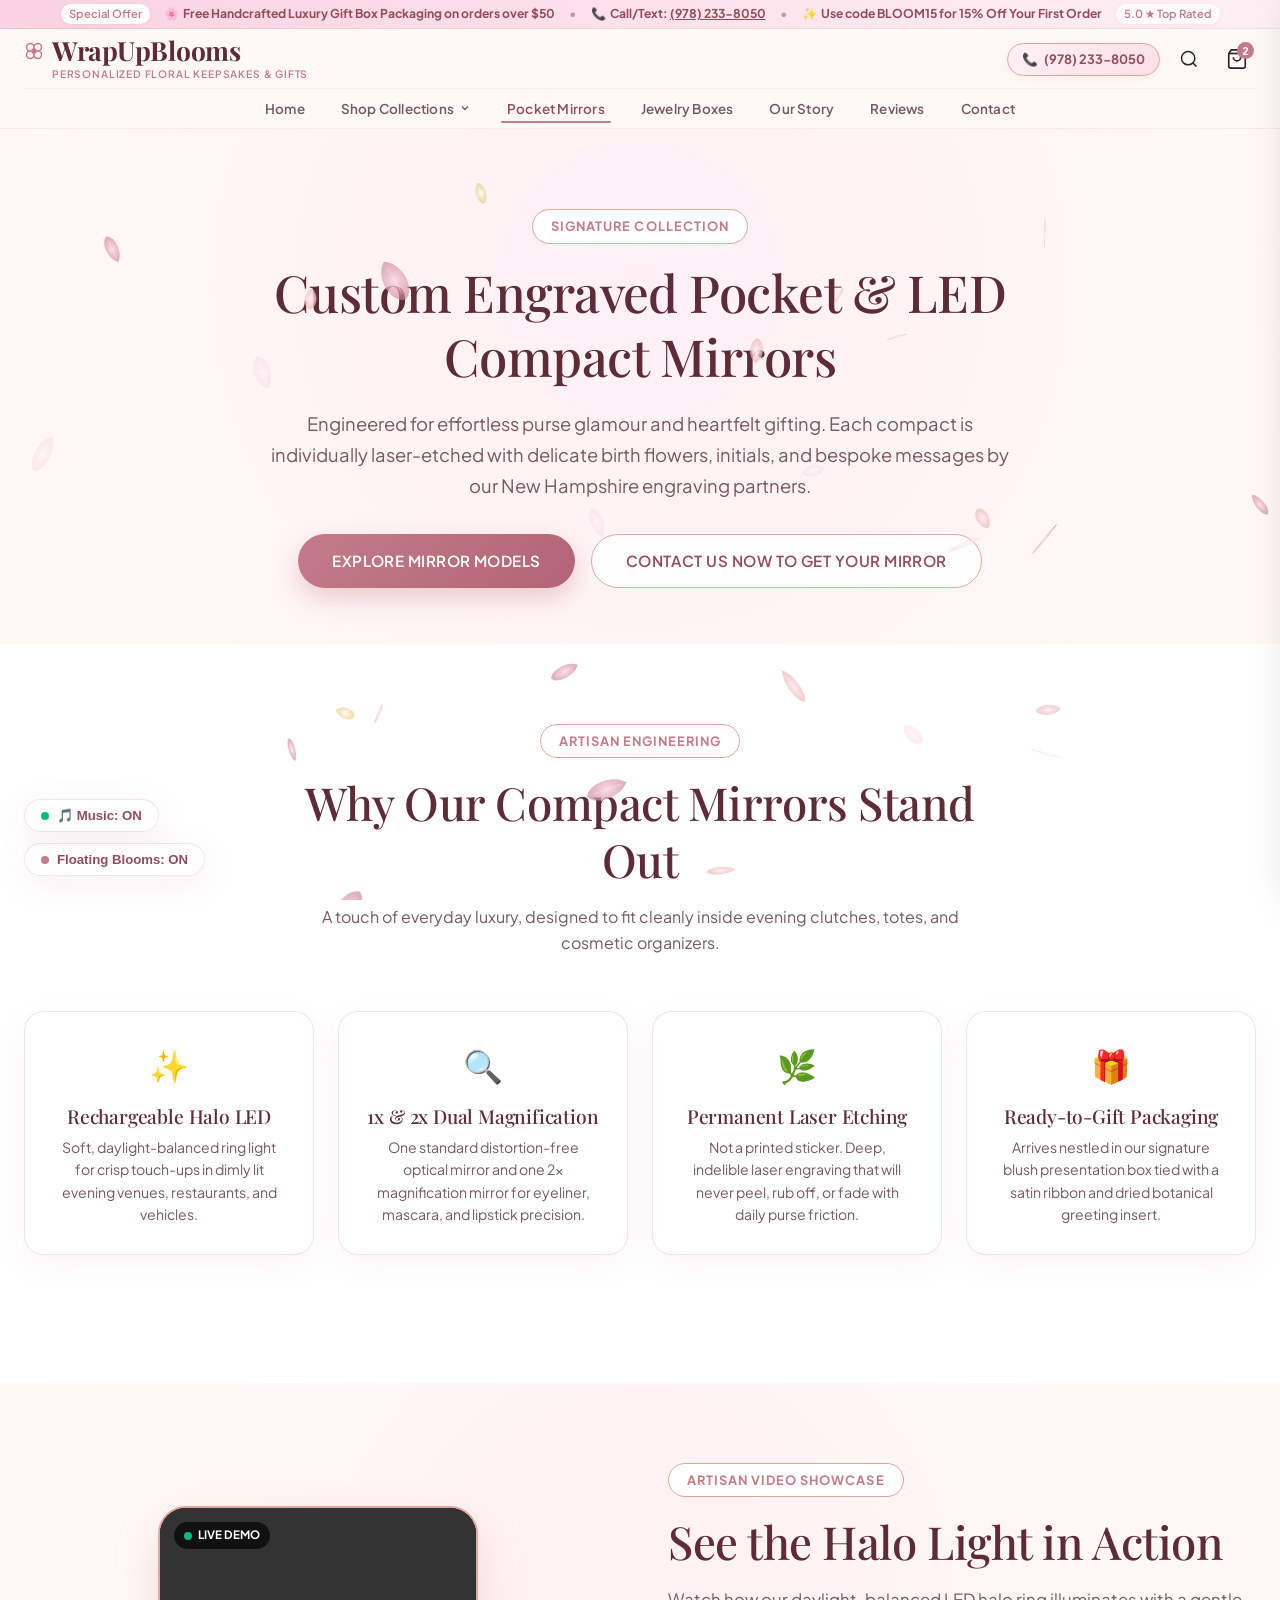
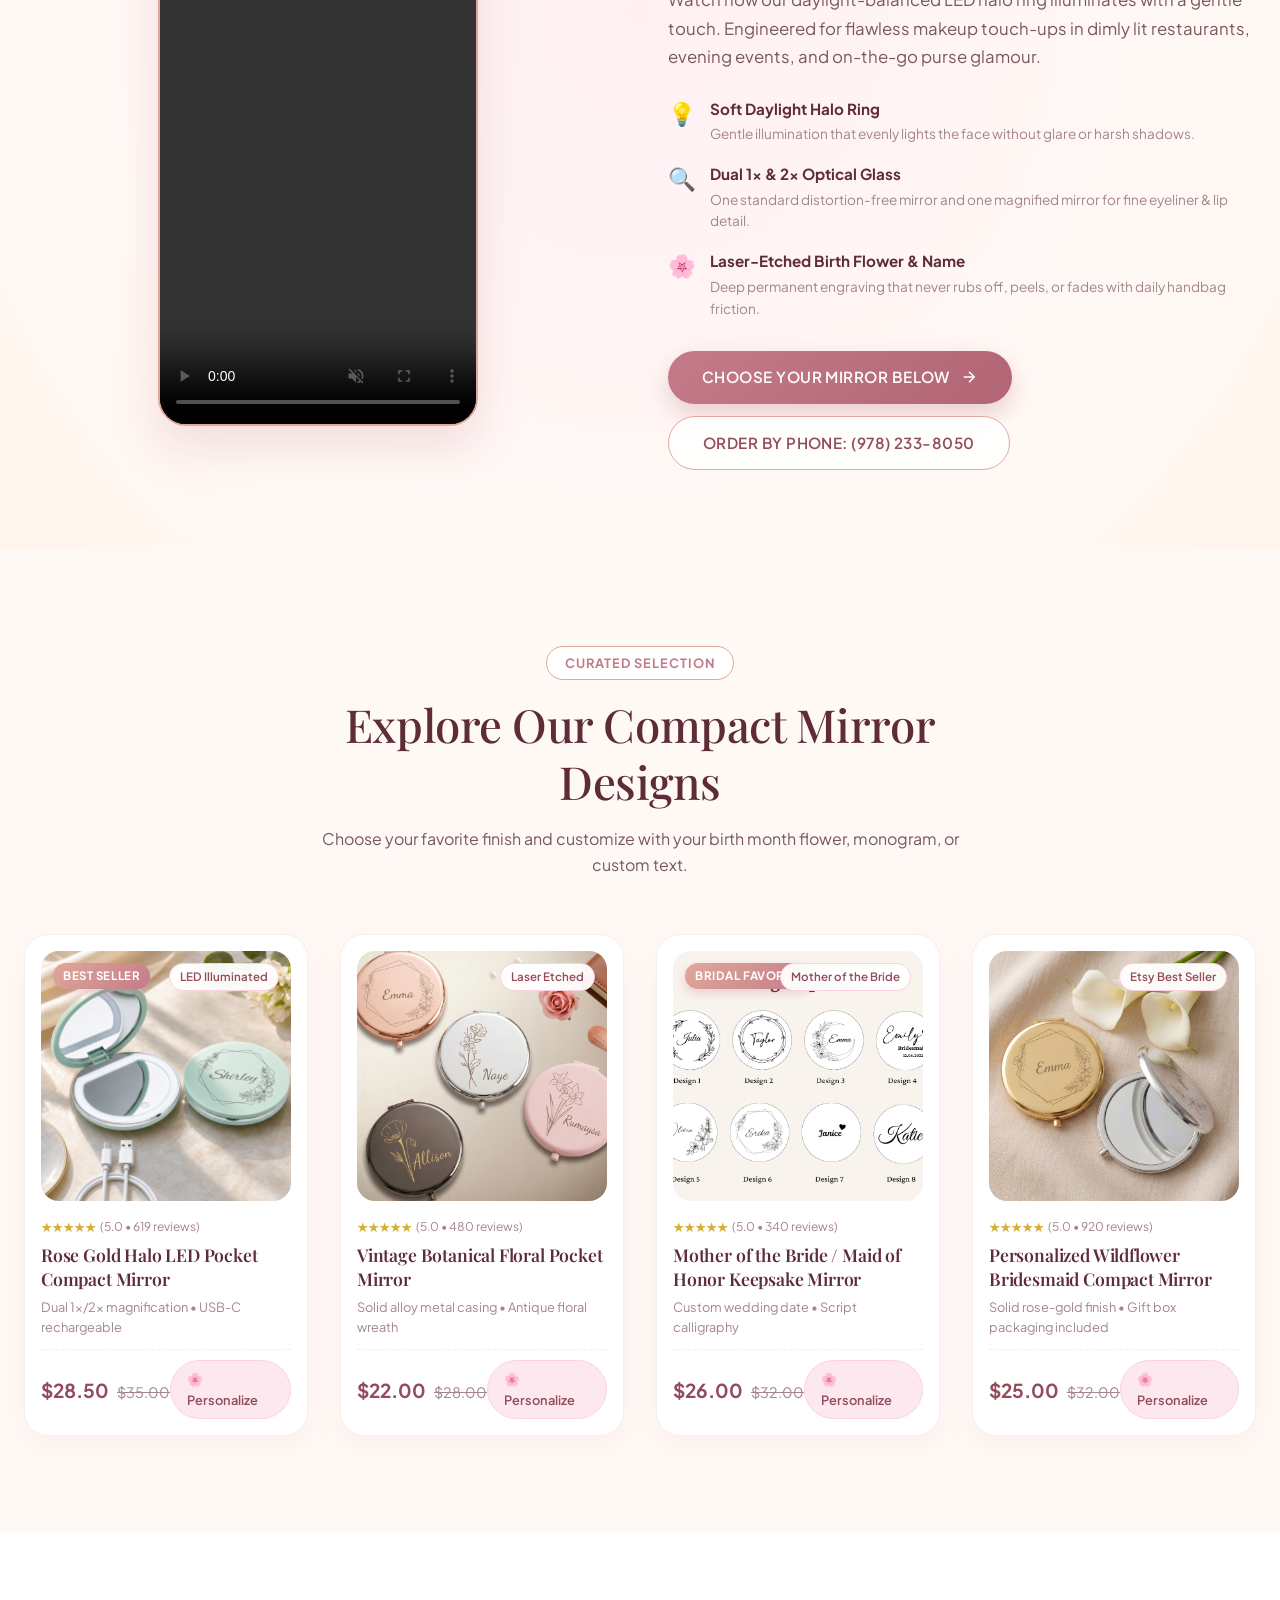
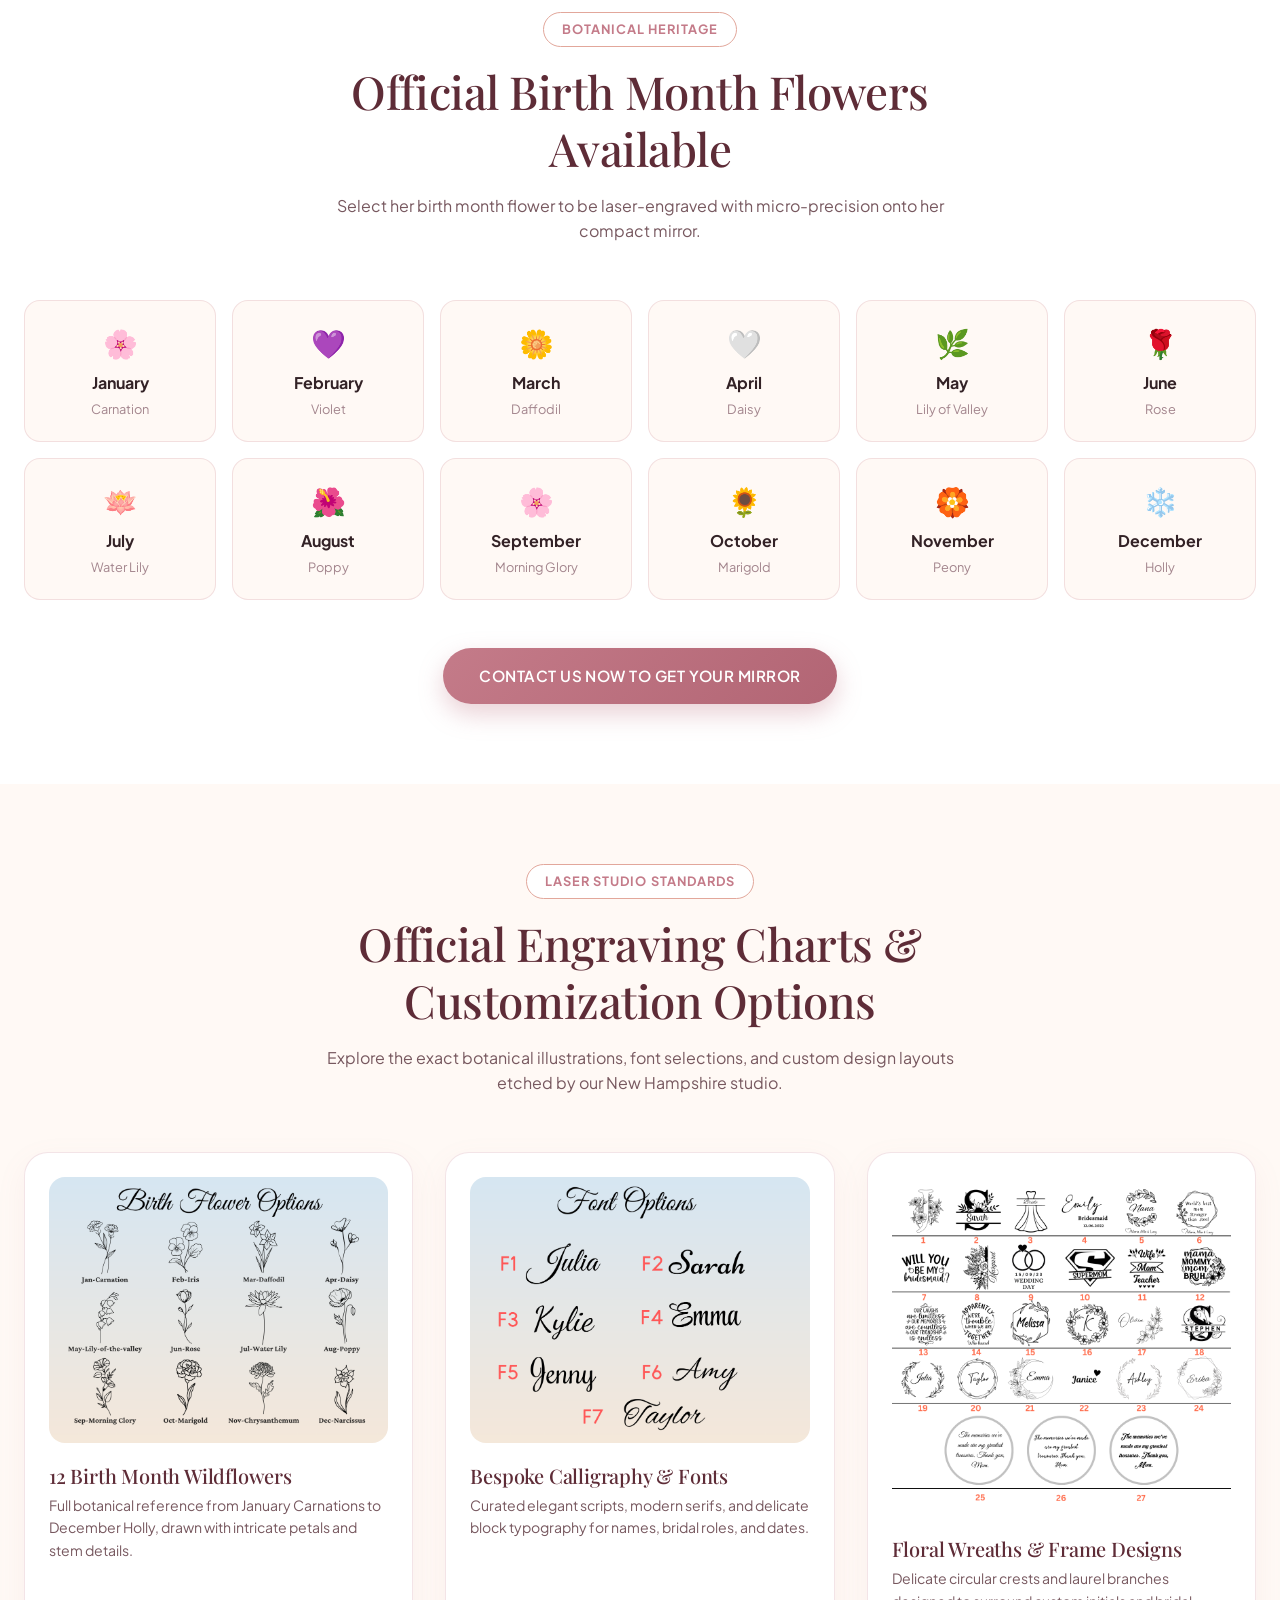
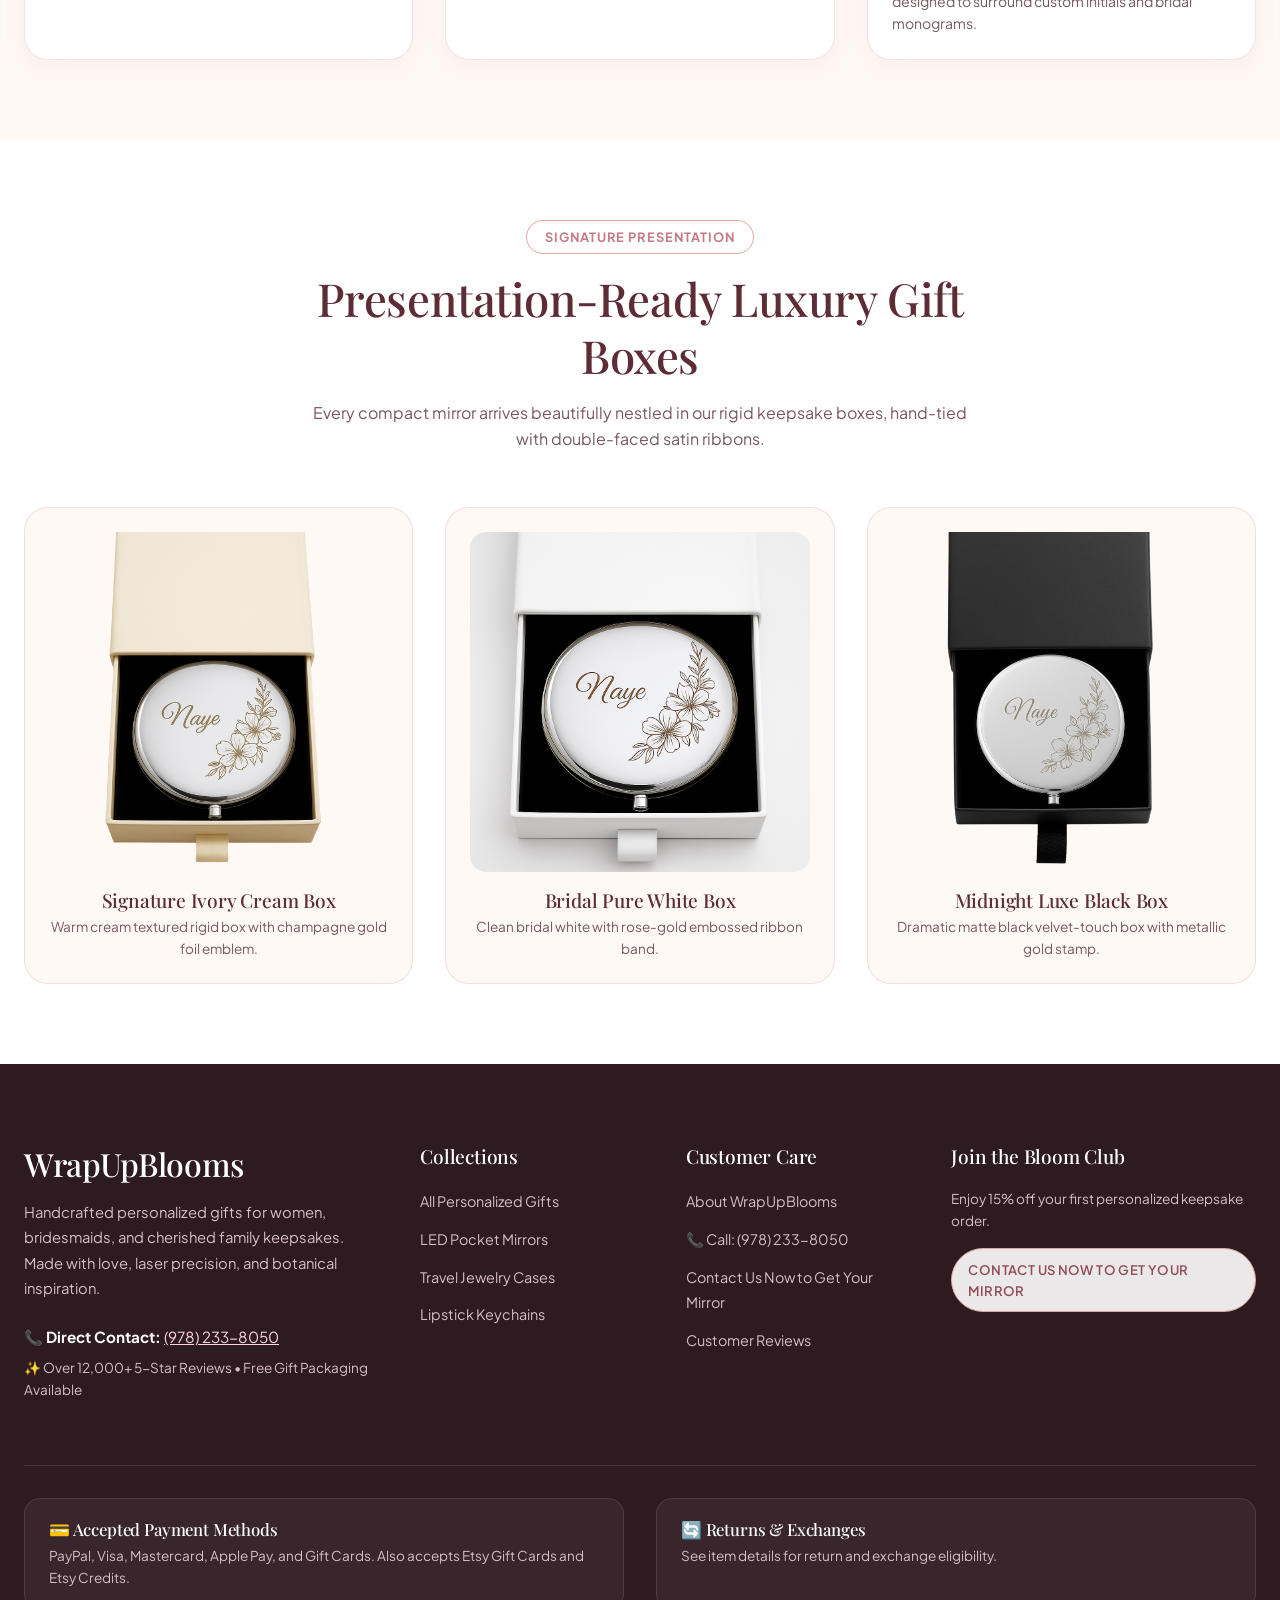
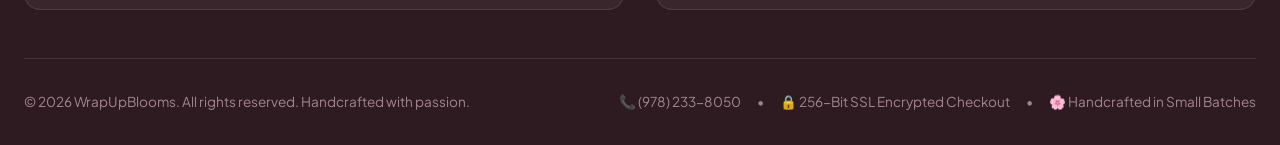
<file: pocket-mirrors.html>
<!DOCTYPE html>
<html lang="en">
<head>
  <meta charset="UTF-8">
  <meta name="viewport" content="width=device-width, initial-scale=1.0">
  <title>Pocket & LED Compact Mirrors &bull; WrapUpBlooms</title>
  
  <!-- Pink Flower Boutique Favicon -->
  <link rel="icon" type="image/svg+xml" href="favicon.svg">
  <link rel="alternate icon" type="image/png" href="favicon.png">
  <link rel="apple-touch-icon" href="favicon.png">
  
  <link rel="preconnect" href="https://fonts.googleapis.com">
  <link rel="preconnect" href="https://fonts.gstatic.com" crossorigin>
  <link href="https://fonts.googleapis.com/css2?family=Playfair+Display:ital,wght@0,400;0,600;0,700;1,400;1,600&family=Plus+Jakarta+Sans:wght@300;400;500;600;700&display=swap" rel="stylesheet">
  
  <link rel="stylesheet" href="WrapUpBlooms-Theme/assets/theme.css">
  <style>
    .page-hero {
      padding: 5rem 0 3.5rem;
      background: radial-gradient(circle at 50% 30%, #FFF0F5 0%, var(--bg-cream) 100%);
      text-align: center;
      position: relative;
    }
    .specs-grid {
      display: grid;
      grid-template-columns: repeat(auto-fit, minmax(240px, 1fr));
      gap: 1.5rem;
      margin: 3rem 0;
    }
    .spec-card {
      background: #FFF;
      padding: 1.75rem;
      border-radius: 20px;
      border: 1px solid var(--border-delicate);
      box-shadow: var(--shadow-soft);
      text-align: center;
    }
    .spec-icon {
      font-size: 2rem;
      margin-bottom: 0.75rem;
      color: var(--primary-rose);
    }
  </style>
</head>
<body>

  <!-- Floating Blossom Petals Canvas -->
  <canvas id="petals-canvas"></canvas>

  <!-- Petals Motion Toggle Pill -->
  <button id="toggle-petals" class="petals-toggle-btn" aria-label="Toggle Floating Blooms Animation">
    <span class="sparkle-dot"></span> Floating Blooms: ON
  </button>

  <!-- Floating Melodies Sound Control Pill (Always ON by default) -->
  <button id="toggle-music" class="music-toggle-btn" aria-label="Mute Boutique Melodies">
    <span class="music-dot"></span> 🎵 Music: ON
  </button>
  <audio id="bg-music-player" loop preload="auto" autoplay>
    <source src="WrapUpBlooms-Theme/assets/boutique-melodies.mp3" type="audio/mpeg">
    <source src="assets/boutique-melodies.mp3" type="audio/mpeg">
  </audio>

  <!-- Announcement Bar -->
  <div class="announcement-bar" role="region" aria-label="Announcement">
    <div class="container">
      <div class="marquee-content">
        <span class="badge-pill">Special Offer</span>
        <span>🌸 <strong>Free Handcrafted Luxury Gift Box Packaging on orders over $50</strong></span>
        <span style="opacity: 0.5;">•</span>
        <span>📞 <strong>Call/Text: <a href="tel:9782338050" style="color: inherit; text-decoration: underline;">(978) 233-8050</a></strong></span>
        <span style="opacity: 0.5;">•</span>
        <span>✨ <strong>Use code BLOOM15 for 15% Off Your First Order</strong></span>
        <span class="badge-pill" style="background: rgba(255,255,255,0.8);">5.0 ★ Top Rated</span>
      </div>
    </div>
  </div>

  <!-- Two-Row Luxury Header -->
  <header class="site-header" role="banner">
    <div class="container">
      <!-- Row 1: Logo & Top Actions -->
      <div class="header-top-row">
        <div class="header-brand">
          <a href="index.html" class="brand-logo-text">
            <span class="bloom-icon">
              <svg width="24" height="24" viewBox="0 0 24 24" fill="none" stroke="currentColor" stroke-width="1.8" stroke-linecap="round" stroke-linejoin="round">
                <path d="M12 7.5a4.5 4.5 0 1 1 4.5 4.5M12 7.5A4.5 4.5 0 1 0 7.5 12M12 7.5V12m4.5 0a4.5 4.5 0 1 1-4.5 4.5M16.5 12H12m-4.5 0a4.5 4.5 0 1 0 4.5 4.5M7.5 12H12m0 4.5V12" />
                <circle cx="12" cy="12" r="2.5" fill="currentColor" />
              </svg>
            </span>
            <span>WrapUpBlooms</span>
          </a>
          <span class="brand-tagline-sub">Personalized Floral Keepsakes & Gifts</span>
        </div>

        <div class="header-top-actions">
          <a href="tel:9782338050" class="header-phone-pill" title="Call or Text WrapUpBlooms">
            <span>📞</span>
            <span>(978) 233-8050</span>
          </a>

          <button class="action-icon-btn" aria-label="Search" onclick="alert('Search WrapUpBlooms catalog');">
            <svg width="20" height="20" viewBox="0 0 24 24" fill="none" stroke="currentColor" stroke-width="1.8"><circle cx="11" cy="11" r="8"></circle><line x1="21" y1="21" x2="16.65" y2="16.65"></line></svg>
          </button>

          <button class="action-icon-btn cart-trigger-btn" aria-label="View Cart" onclick="window.WrapUpBloomsTheme.openCart();">
            <svg width="22" height="22" viewBox="0 0 24 24" fill="none" stroke="currentColor" stroke-width="1.8"><path d="M6 2L3 6v14a2 2 0 0 0 2 2h14a2 2 0 0 0 2-2V6l-3-4z"></path><line x1="3" y1="6" x2="21" y2="6"></line><path d="M16 10a4 4 0 0 1-8 0"></path></svg>
            <span class="cart-count-badge">2</span>
          </button>
        </div>
      </div>

      <!-- Row 2: Centered Navigation Bar -->
      <nav class="header-nav-row" role="navigation">
        <ul class="nav-menu">
          <li class="nav-item"><a href="index.html" class="nav-link">Home</a></li>
          
          <li class="nav-item">
            <a href="index.html#featured-collection" class="nav-link">
              <span>Shop Collections</span>
              <svg width="12" height="12" viewBox="0 0 24 24" fill="none" stroke="currentColor" stroke-width="2.5"><polyline points="6 9 12 15 18 9"></polyline></svg>
            </a>
            <div class="nav-dropdown">
              <a href="index.html#featured-collection" class="dropdown-item"><span class="icon">🌸</span><span>All Personalized Gifts</span></a>
              <a href="pocket-mirrors.html" class="dropdown-item"><span class="icon">🪞</span><span>Pocket & LED Mirrors</span></a>
              <a href="jewelry-boxes.html" class="dropdown-item"><span class="icon">💍</span><span>Jewelry & Keepsake Boxes</span></a>
              <a href="index.html#featured-collection" class="dropdown-item"><span class="icon">💄</span><span>Lipstick Case Keychains</span></a>
            </div>
          </li>

          <li class="nav-item"><a href="pocket-mirrors.html" class="nav-link active">Pocket Mirrors</a></li>
          <li class="nav-item"><a href="jewelry-boxes.html" class="nav-link">Jewelry Boxes</a></li>
          <li class="nav-item"><a href="our-story.html" class="nav-link">Our Story</a></li>
          <li class="nav-item"><a href="reviews.html" class="nav-link">Reviews</a></li>
          <li class="nav-item"><a href="contact.html" class="nav-link">Contact</a></li>
        </ul>
      </nav>
    </div>
  </header>

  <!-- Page Hero -->
  <section class="page-hero">
    <div class="container" style="max-width: 800px;">
      <span class="section-subtitle-pill">Signature Collection</span>
      <h1 class="section-title" style="font-size: 3.2rem; margin-bottom: 1.25rem;">
        Custom Engraved Pocket & LED Compact Mirrors
      </h1>
      <p style="font-size: 1.15rem; color: var(--text-secondary); line-height: 1.7; margin-bottom: 2rem;">
        Engineered for effortless purse glamour and heartfelt gifting. Each compact is individually laser-etched with delicate birth flowers, initials, and bespoke messages by our New Hampshire engraving partners.
      </p>
      <div style="display: flex; gap: 1rem; justify-content: center; flex-wrap: wrap;">
        <a href="#mirrors-catalog" class="btn btn-primary"><span>Explore Mirror Models</span></a>
        <a href="contact.html" class="btn btn-secondary"><span>Contact Us Now to Get Your Mirror</span></a>
      </div>
    </div>
  </section>

  <!-- Mirror Engineering Specifications -->
  <section style="padding: 5rem 0; background: #FFF;">
    <div class="container">
      <div class="section-header-center">
        <span class="section-subtitle-pill">Artisan Engineering</span>
        <h2 class="section-title">Why Our Compact Mirrors Stand Out</h2>
        <p>A touch of everyday luxury, designed to fit cleanly inside evening clutches, totes, and cosmetic organizers.</p>
      </div>

      <div class="specs-grid">
        <div class="spec-card">
          <div class="spec-icon">✨</div>
          <h4 style="font-family: var(--font-serif); font-size: 1.2rem; color: var(--primary-deep); margin-bottom: 8px;">Rechargeable Halo LED</h4>
          <p style="font-size: 0.88rem; color: var(--text-secondary); line-height: 1.6;">Soft, daylight-balanced ring light for crisp touch-ups in dimly lit evening venues, restaurants, and vehicles.</p>
        </div>

        <div class="spec-card">
          <div class="spec-icon">🔍</div>
          <h4 style="font-family: var(--font-serif); font-size: 1.2rem; color: var(--primary-deep); margin-bottom: 8px;">1x & 2x Dual Magnification</h4>
          <p style="font-size: 0.88rem; color: var(--text-secondary); line-height: 1.6;">One standard distortion-free optical mirror and one 2x magnification mirror for eyeliner, mascara, and lipstick precision.</p>
        </div>

        <div class="spec-card">
          <div class="spec-icon">🌿</div>
          <h4 style="font-family: var(--font-serif); font-size: 1.2rem; color: var(--primary-deep); margin-bottom: 8px;">Permanent Laser Etching</h4>
          <p style="font-size: 0.88rem; color: var(--text-secondary); line-height: 1.6;">Not a printed sticker. Deep, indelible laser engraving that will never peel, rub off, or fade with daily purse friction.</p>
        </div>

        <div class="spec-card">
          <div class="spec-icon">🎁</div>
          <h4 style="font-family: var(--font-serif); font-size: 1.2rem; color: var(--primary-deep); margin-bottom: 8px;">Ready-to-Gift Packaging</h4>
          <p style="font-size: 0.88rem; color: var(--text-secondary); line-height: 1.6;">Arrives nestled in our signature blush presentation box tied with a satin ribbon and dried botanical greeting insert.</p>
        </div>
      </div>
    </div>
  </section>

  <!-- Video Showcase: Halo Light in Action -->
  <section class="video-showcase-section" style="padding: 5rem 0; background: radial-gradient(circle at 50% 30%, #FFF0F4 0%, #FFF9F5 65%, #FFF5ED 100%);">
    <div class="container">
      <div style="display: grid; grid-template-columns: 1fr 1fr; gap: 3.5rem; align-items: center;" class="video-grid">
        
        <!-- Video Player Card -->
        <div style="position: relative; border-radius: 28px; overflow: hidden; box-shadow: 0 20px 45px rgba(196, 123, 137, 0.22); border: 2px solid var(--accent-rose-gold); background: #000; aspect-ratio: 9/16; max-height: 520px; margin: 0 auto; width: 100%; max-width: 320px;">
          <video id="halo-demo-video" src="images/led-mirror-demo.mp4" autoplay loop muted playsinline controls style="width: 100%; height: 100%; object-fit: cover;">
            Your browser does not support video playback.
          </video>
          <div style="position: absolute; top: 14px; left: 14px; background: rgba(0,0,0,0.65); color: #FFF; font-size: 0.72rem; font-weight: 700; padding: 4px 10px; border-radius: 999px; backdrop-filter: blur(8px); display: flex; align-items: center; gap: 6px;">
            <span style="width: 8px; height: 8px; background: #10B981; border-radius: 50%; display: inline-block;"></span>
            LIVE DEMO
          </div>
        </div>

        <!-- Video Description & Details -->
        <div>
          <span class="section-subtitle-pill">Artisan Video Showcase</span>
          <h2 class="section-title" style="margin-bottom: 1rem;">See the Halo Light in Action</h2>
          <p style="font-size: 1.05rem; color: var(--text-secondary); line-height: 1.7; margin-bottom: 1.5rem;">
            Watch how our daylight-balanced LED halo ring illuminates with a gentle touch. Engineered for flawless makeup touch-ups in dimly lit restaurants, evening events, and on-the-go purse glamour.
          </p>

          <div style="display: grid; gap: 1rem; margin-bottom: 2rem;">
            <div style="display: flex; gap: 14px; align-items: flex-start;">
              <span style="font-size: 1.4rem;">💡</span>
              <div>
                <strong style="color: var(--primary-deep); font-size: 0.95rem;">Soft Daylight Halo Ring</strong>
                <p style="font-size: 0.85rem; color: var(--text-muted); margin: 2px 0 0;">Gentle illumination that evenly lights the face without glare or harsh shadows.</p>
              </div>
            </div>

            <div style="display: flex; gap: 14px; align-items: flex-start;">
              <span style="font-size: 1.4rem;">🔍</span>
              <div>
                <strong style="color: var(--primary-deep); font-size: 0.95rem;">Dual 1x & 2x Optical Glass</strong>
                <p style="font-size: 0.85rem; color: var(--text-muted); margin: 2px 0 0;">One standard distortion-free mirror and one magnified mirror for fine eyeliner & lip detail.</p>
              </div>
            </div>

            <div style="display: flex; gap: 14px; align-items: flex-start;">
              <span style="font-size: 1.4rem;">🌸</span>
              <div>
                <strong style="color: var(--primary-deep); font-size: 0.95rem;">Laser-Etched Birth Flower & Name</strong>
                <p style="font-size: 0.85rem; color: var(--text-muted); margin: 2px 0 0;">Deep permanent engraving that never rubs off, peels, or fades with daily handbag friction.</p>
              </div>
            </div>
          </div>

          <div style="display: flex; gap: 12px; flex-wrap: wrap;">
            <a href="#mirrors-catalog" class="btn btn-primary">
              <span>Choose Your Mirror Below</span>
              <svg width="18" height="18" viewBox="0 0 24 24" fill="none" stroke="currentColor" stroke-width="2"><path d="M5 12h14M12 5l7 7-7 7"/></svg>
            </a>
            <a href="tel:9782338050" class="btn btn-secondary">
              <span>Order by Phone: (978) 233-8050</span>
            </a>
          </div>
        </div>

      </div>
    </div>
  </section>

  <!-- Complete Mirrors Product Showcase -->
  <section id="mirrors-catalog" style="padding: 6rem 0; background: var(--bg-cream);">
    <div class="container">
      <div class="section-header-center">
        <span class="section-subtitle-pill">Curated Selection</span>
        <h2 class="section-title">Explore Our Compact Mirror Designs</h2>
        <p>Choose your favorite finish and customize with your birth month flower, monogram, or custom text.</p>
      </div>

      <div style="display: grid; grid-template-columns: repeat(auto-fit, minmax(280px, 1fr)); gap: 2rem;">
        
        <!-- Mirror 1 -->
        <div class="product-card">
          <div class="product-card-media">
            <span class="product-badge-sale">Best Seller</span>
            <span class="product-badge-custom">LED Illuminated</span>
            <img src="images/led-mirror-main.png" alt="Custom Engraved LED Pocket Makeup Mirror" onerror="this.src='images/mirror-wrapup-2.png'">
          </div>
          <div class="product-rating">★★★★★ <span style="font-size: 0.75rem; color: var(--text-muted);">(5.0 &bull; 619 reviews)</span></div>
          <h3 class="product-title">Rose Gold Halo LED Pocket Compact Mirror</h3>
          <p class="product-tagline">Dual 1x/2x magnification &bull; USB-C rechargeable</p>
          <div class="product-price-row">
            <div class="price-container">
              <span class="current-price">$28.50</span>
              <span class="compare-price">$35.00</span>
            </div>
            <a href="contact.html" class="btn-quick-add">🌸 Personalize</a>
          </div>
        </div>

        <!-- Mirror 2 -->
        <div class="product-card">
          <div class="product-card-media">
            <span class="product-badge-custom">Laser Etched</span>
            <img src="images/mirror-wrapup-2.png" alt="Vintage Floral Metallic Pocket Mirror">
          </div>
          <div class="product-rating">★★★★★ <span style="font-size: 0.75rem; color: var(--text-muted);">(5.0 &bull; 480 reviews)</span></div>
          <h3 class="product-title">Vintage Botanical Floral Pocket Mirror</h3>
          <p class="product-tagline">Solid alloy metal casing &bull; Antique floral wreath</p>
          <div class="product-price-row">
            <div class="price-container">
              <span class="current-price">$22.00</span>
              <span class="compare-price">$28.00</span>
            </div>
            <a href="contact.html" class="btn-quick-add">🌸 Personalize</a>
          </div>
        </div>

        <!-- Mirror 3 -->
        <div class="product-card">
          <div class="product-card-media">
            <span class="product-badge-sale">Bridal Favorite</span>
            <span class="product-badge-custom">Mother of the Bride</span>
            <img src="images/mirror-wrapup-1.png" alt="Mother of the Bride Keepsake Mirror">
          </div>
          <div class="product-rating">★★★★★ <span style="font-size: 0.75rem; color: var(--text-muted);">(5.0 &bull; 340 reviews)</span></div>
          <h3 class="product-title">Mother of the Bride / Maid of Honor Keepsake Mirror</h3>
          <p class="product-tagline">Custom wedding date &bull; Script calligraphy</p>
          <div class="product-price-row">
            <div class="price-container">
              <span class="current-price">$26.00</span>
              <span class="compare-price">$32.00</span>
            </div>
            <a href="contact.html" class="btn-quick-add">🌸 Personalize</a>
          </div>
        </div>

        <!-- Mirror 4 -->
        <div class="product-card">
          <div class="product-card-media">
            <span class="product-badge-custom">Etsy Best Seller</span>
            <img src="images/etsy-mirror-1.jpg" alt="Bespoke Handcrafted Wedding Bridal Mirror">
          </div>
          <div class="product-rating">★★★★★ <span style="font-size: 0.75rem; color: var(--text-muted);">(5.0 &bull; 920 reviews)</span></div>
          <h3 class="product-title">Personalized Wildflower Bridesmaid Compact Mirror</h3>
          <p class="product-tagline">Solid rose-gold finish &bull; Gift box packaging included</p>
          <div class="product-price-row">
            <div class="price-container">
              <span class="current-price">$25.00</span>
              <span class="compare-price">$32.00</span>
            </div>
            <a href="contact.html" class="btn-quick-add">🌸 Personalize</a>
          </div>
        </div>

      </div>
    </div>
  </section>

  <!-- Birth Flower Engraving Guide for Mirrors -->
  <section style="padding: 5rem 0; background: #FFF;">
    <div class="container">
      <div class="section-header-center">
        <span class="section-subtitle-pill">Botanical Heritage</span>
        <h2 class="section-title">Official Birth Month Flowers Available</h2>
        <p>Select her birth month flower to be laser-engraved with micro-precision onto her compact mirror.</p>
      </div>

      <div style="display: grid; grid-template-columns: repeat(auto-fill, minmax(180px, 1fr)); gap: 1rem; text-align: center;">
        <div style="background: var(--bg-cream); padding: 1.25rem; border-radius: 16px; border: 1px solid var(--border-delicate);">
          <div style="font-size: 1.75rem; margin-bottom: 4px;">🌸</div>
          <strong>January</strong><br><span style="font-size: 0.8rem; color: var(--text-muted);">Carnation</span>
        </div>
        <div style="background: var(--bg-cream); padding: 1.25rem; border-radius: 16px; border: 1px solid var(--border-delicate);">
          <div style="font-size: 1.75rem; margin-bottom: 4px;">💜</div>
          <strong>February</strong><br><span style="font-size: 0.8rem; color: var(--text-muted);">Violet</span>
        </div>
        <div style="background: var(--bg-cream); padding: 1.25rem; border-radius: 16px; border: 1px solid var(--border-delicate);">
          <div style="font-size: 1.75rem; margin-bottom: 4px;">🌼</div>
          <strong>March</strong><br><span style="font-size: 0.8rem; color: var(--text-muted);">Daffodil</span>
        </div>
        <div style="background: var(--bg-cream); padding: 1.25rem; border-radius: 16px; border: 1px solid var(--border-delicate);">
          <div style="font-size: 1.75rem; margin-bottom: 4px;">🤍</div>
          <strong>April</strong><br><span style="font-size: 0.8rem; color: var(--text-muted);">Daisy</span>
        </div>
        <div style="background: var(--bg-cream); padding: 1.25rem; border-radius: 16px; border: 1px solid var(--border-delicate);">
          <div style="font-size: 1.75rem; margin-bottom: 4px;">🌿</div>
          <strong>May</strong><br><span style="font-size: 0.8rem; color: var(--text-muted);">Lily of Valley</span>
        </div>
        <div style="background: var(--bg-cream); padding: 1.25rem; border-radius: 16px; border: 1px solid var(--border-delicate);">
          <div style="font-size: 1.75rem; margin-bottom: 4px;">🌹</div>
          <strong>June</strong><br><span style="font-size: 0.8rem; color: var(--text-muted);">Rose</span>
        </div>
        <div style="background: var(--bg-cream); padding: 1.25rem; border-radius: 16px; border: 1px solid var(--border-delicate);">
          <div style="font-size: 1.75rem; margin-bottom: 4px;">🪷</div>
          <strong>July</strong><br><span style="font-size: 0.8rem; color: var(--text-muted);">Water Lily</span>
        </div>
        <div style="background: var(--bg-cream); padding: 1.25rem; border-radius: 16px; border: 1px solid var(--border-delicate);">
          <div style="font-size: 1.75rem; margin-bottom: 4px;">🌺</div>
          <strong>August</strong><br><span style="font-size: 0.8rem; color: var(--text-muted);">Poppy</span>
        </div>
        <div style="background: var(--bg-cream); padding: 1.25rem; border-radius: 16px; border: 1px solid var(--border-delicate);">
          <div style="font-size: 1.75rem; margin-bottom: 4px;">🌸</div>
          <strong>September</strong><br><span style="font-size: 0.8rem; color: var(--text-muted);">Morning Glory</span>
        </div>
        <div style="background: var(--bg-cream); padding: 1.25rem; border-radius: 16px; border: 1px solid var(--border-delicate);">
          <div style="font-size: 1.75rem; margin-bottom: 4px;">🌻</div>
          <strong>October</strong><br><span style="font-size: 0.8rem; color: var(--text-muted);">Marigold</span>
        </div>
        <div style="background: var(--bg-cream); padding: 1.25rem; border-radius: 16px; border: 1px solid var(--border-delicate);">
          <div style="font-size: 1.75rem; margin-bottom: 4px;">🏵️</div>
          <strong>November</strong><br><span style="font-size: 0.8rem; color: var(--text-muted);">Peony</span>
        </div>
        <div style="background: var(--bg-cream); padding: 1.25rem; border-radius: 16px; border: 1px solid var(--border-delicate);">
          <div style="font-size: 1.75rem; margin-bottom: 4px;">❄️</div>
          <strong>December</strong><br><span style="font-size: 0.8rem; color: var(--text-muted);">Holly</span>
        </div>
      </div>

      <div style="text-align: center; margin-top: 3rem;">
        <a href="contact.html" class="btn btn-primary" style="padding: 16px 36px;">
          <span>Contact Us Now to Get Your Mirror</span>
        </a>
      </div>
    </div>
  </section>

  <!-- Official Engraving Guides Gallery -->
  <section style="padding: 5rem 0; background: var(--bg-cream);">
    <div class="container">
      <div class="section-header-center">
        <span class="section-subtitle-pill">Laser Studio Standards</span>
        <h2 class="section-title">Official Engraving Charts & Customization Options</h2>
        <p>Explore the exact botanical illustrations, font selections, and custom design layouts etched by our New Hampshire studio.</p>
      </div>

      <div style="display: grid; grid-template-columns: repeat(auto-fit, minmax(320px, 1fr)); gap: 2rem;">
        
        <!-- Guide 1: Birth Flowers -->
        <div style="background: #FFF; border-radius: 24px; padding: 1.5rem; border: 1.5px solid var(--border-delicate); box-shadow: var(--shadow-soft);">
          <div style="border-radius: 16px; overflow: hidden; margin-bottom: 1.25rem; background: var(--bg-petal);">
            <img src="images/birth-flower-guide.png" alt="Official Birth Month Flowers Engraving Guide" style="width: 100%; height: auto; display: block;">
          </div>
          <h4 style="font-family: var(--font-serif); font-size: 1.25rem; color: var(--primary-deep); margin-bottom: 6px;">12 Birth Month Wildflowers</h4>
          <p style="font-size: 0.88rem; color: var(--text-secondary); line-height: 1.6;">Full botanical reference from January Carnations to December Holly, drawn with intricate petals and stem details.</p>
        </div>

        <!-- Guide 2: Fonts -->
        <div style="background: #FFF; border-radius: 24px; padding: 1.5rem; border: 1.5px solid var(--border-delicate); box-shadow: var(--shadow-soft);">
          <div style="border-radius: 16px; overflow: hidden; margin-bottom: 1.25rem; background: var(--bg-petal);">
            <img src="images/engraving-fonts-guide.png" alt="Custom Typography & Calligraphy Fonts Guide" style="width: 100%; height: auto; display: block;">
          </div>
          <h4 style="font-family: var(--font-serif); font-size: 1.25rem; color: var(--primary-deep); margin-bottom: 6px;">Bespoke Calligraphy & Fonts</h4>
          <p style="font-size: 0.88rem; color: var(--text-secondary); line-height: 1.6;">Curated elegant scripts, modern serifs, and delicate block typography for names, bridal roles, and dates.</p>
        </div>

        <!-- Guide 3: Botanical Designs -->
        <div style="background: #FFF; border-radius: 24px; padding: 1.5rem; border: 1.5px solid var(--border-delicate); box-shadow: var(--shadow-soft);">
          <div style="border-radius: 16px; overflow: hidden; margin-bottom: 1.25rem; background: var(--bg-petal);">
            <img src="images/engraving-designs-guide.png" alt="Botanical Wreath & Crest Designs Guide" style="width: 100%; height: auto; display: block;">
          </div>
          <h4 style="font-family: var(--font-serif); font-size: 1.25rem; color: var(--primary-deep); margin-bottom: 6px;">Floral Wreaths & Frame Designs</h4>
          <p style="font-size: 0.88rem; color: var(--text-secondary); line-height: 1.6;">Delicate circular crests and laurel branches designed to surround custom initials and bridal monograms.</p>
        </div>

      </div>
    </div>
  </section>

  <!-- Luxury Packaging Showcase -->
  <section style="padding: 5rem 0; background: #FFFFFF;">
    <div class="container">
      <div class="section-header-center">
        <span class="section-subtitle-pill">Signature Presentation</span>
        <h2 class="section-title">Presentation-Ready Luxury Gift Boxes</h2>
        <p>Every compact mirror arrives beautifully nestled in our rigid keepsake boxes, hand-tied with double-faced satin ribbons.</p>
      </div>

      <div style="display: grid; grid-template-columns: repeat(auto-fit, minmax(280px, 1fr)); gap: 2rem;">
        
        <div style="background: var(--bg-cream); border-radius: 24px; padding: 1.5rem; border: 1px solid var(--border-delicate); text-align: center;">
          <div style="border-radius: 16px; overflow: hidden; margin-bottom: 1rem;">
            <img src="images/giftbox-ivory.png" alt="Ivory Keepsake Gift Box" style="width: 100%; height: auto; display: block;">
          </div>
          <h4 style="font-family: var(--font-serif); font-size: 1.2rem; color: var(--primary-deep); margin-bottom: 4px;">Signature Ivory Cream Box</h4>
          <p style="font-size: 0.85rem; color: var(--text-secondary);">Warm cream textured rigid box with champagne gold foil emblem.</p>
        </div>

        <div style="background: var(--bg-cream); border-radius: 24px; padding: 1.5rem; border: 1px solid var(--border-delicate); text-align: center;">
          <div style="border-radius: 16px; overflow: hidden; margin-bottom: 1rem;">
            <img src="images/giftbox-white.png" alt="Pure White Keepsake Gift Box" style="width: 100%; height: auto; display: block;">
          </div>
          <h4 style="font-family: var(--font-serif); font-size: 1.2rem; color: var(--primary-deep); margin-bottom: 4px;">Bridal Pure White Box</h4>
          <p style="font-size: 0.85rem; color: var(--text-secondary);">Clean bridal white with rose-gold embossed ribbon band.</p>
        </div>

        <div style="background: var(--bg-cream); border-radius: 24px; padding: 1.5rem; border: 1px solid var(--border-delicate); text-align: center;">
          <div style="border-radius: 16px; overflow: hidden; margin-bottom: 1rem;">
            <img src="images/giftbox-black.png" alt="Midnight Black Keepsake Gift Box" style="width: 100%; height: auto; display: block;">
          </div>
          <h4 style="font-family: var(--font-serif); font-size: 1.2rem; color: var(--primary-deep); margin-bottom: 4px;">Midnight Luxe Black Box</h4>
          <p style="font-size: 0.85rem; color: var(--text-secondary);">Dramatic matte black velvet-touch box with metallic gold stamp.</p>
        </div>

      </div>
    </div>
  </section>

  <!-- Slide-out AJAX Cart Drawer -->
  <div id="cart-drawer-overlay" class="cart-drawer-overlay"></div>
  <div id="cart-drawer" class="cart-drawer" role="dialog" aria-modal="true" aria-label="Your Shopping Cart">
    <div class="cart-drawer-header">
      <h3 class="cart-drawer-title">Your Bloom Cart</h3>
      <button id="cart-drawer-close" class="cart-close-btn" aria-label="Close Cart"><svg width="20" height="20" viewBox="0 0 24 24" fill="none" stroke="currentColor" stroke-width="2"><line x1="18" y1="6" x2="6" y2="18"></line><line x1="6" y1="6" x2="18" y2="18"></line></svg></button>
    </div>
    <div class="shipping-meter">
      <div id="shipping-meter-text" class="shipping-meter-text">🌸 Add <strong>$7.50</strong> more to unlock FREE Luxury Gift Box Packaging!</div>
      <div class="shipping-bar-track"><div id="shipping-meter-fill" class="shipping-bar-fill" style="width: 87%;"></div></div>
    </div>
    <div class="cart-drawer-body"><div id="cart-drawer-items-list"></div></div>
    <div class="cart-drawer-footer">
      <div class="cart-subtotal-row"><span class="subtotal-label">Subtotal</span><span id="cart-drawer-subtotal" class="subtotal-val">$52.50</span></div>
      <button type="button" class="btn btn-primary" style="width: 100%;" onclick="alert('Proceeding to checkout');"><span>Proceed to Secure Checkout</span></button>
    </div>
  </div>

  <!-- Footer -->
  <footer class="site-footer" role="contentinfo">
    <div class="container">
      <div class="footer-grid">
        <div>
          <h3 class="footer-brand-title">WrapUpBlooms</h3>
          <p class="footer-desc">Handcrafted personalized gifts for women, bridesmaids, and cherished family keepsakes. Made with love, laser precision, and botanical inspiration.</p>
          <div style="font-size: 0.95rem; color: #FFF; margin-bottom: 0.5rem;">📞 <strong>Direct Contact:</strong> <a href="tel:9782338050" style="color: var(--accent-blush); text-decoration: underline;">(978) 233-8050</a></div>
          <div style="font-size: 0.85rem; color: #D6BDC4;">✨ Over 12,000+ 5-Star Reviews &bull; Free Gift Packaging Available</div>
        </div>
        <div>
          <h4 class="footer-heading">Collections</h4>
          <ul class="footer-links">
            <li><a href="index.html#featured-collection">All Personalized Gifts</a></li>
            <li><a href="pocket-mirrors.html">LED Pocket Mirrors</a></li>
            <li><a href="jewelry-boxes.html">Travel Jewelry Cases</a></li>
            <li><a href="index.html#featured-collection">Lipstick Keychains</a></li>
          </ul>
        </div>
        <div>
          <h4 class="footer-heading">Customer Care</h4>
          <ul class="footer-links">
            <li><a href="our-story.html">About WrapUpBlooms</a></li>
            <li><a href="tel:9782338050">📞 Call: (978) 233-8050</a></li>
            <li><a href="contact.html">Contact Us Now to Get Your Mirror</a></li>
            <li><a href="reviews.html">Customer Reviews</a></li>
          </ul>
        </div>
        <div>
          <h4 class="footer-heading">Join the Bloom Club</h4>
          <p style="font-size: 0.85rem; color: #D6BDC4; margin-bottom: 0.75rem;">Enjoy 15% off your first personalized keepsake order.</p>
          <div style="margin-top: 1rem;"><a href="contact.html" class="btn btn-secondary" style="width: 100%; font-size: 0.82rem; padding: 10px 16px;">Contact Us Now to Get Your Mirror</a></div>
        </div>
      </div>

      <!-- Store Policies in Footer -->
      <div style="border-top: 1px solid rgba(255, 255, 255, 0.12); padding: 2rem 0 1.5rem; margin-bottom: 1.5rem; display: grid; grid-template-columns: 1fr 1fr; gap: 2rem;">
        <div style="background: rgba(255, 255, 255, 0.05); padding: 1.25rem 1.5rem; border-radius: 16px; border: 1px solid rgba(255, 255, 255, 0.1);">
          <h5 style="color: #FFF; font-family: var(--font-serif); font-size: 1.05rem; margin-bottom: 0.35rem;">💳 Accepted Payment Methods</h5>
          <p style="color: #D6BDC4; font-size: 0.85rem; line-height: 1.6; margin: 0;">PayPal, Visa, Mastercard, Apple Pay, and Gift Cards. Also accepts Etsy Gift Cards and Etsy Credits.</p>
        </div>
        <div style="background: rgba(255, 255, 255, 0.05); padding: 1.25rem 1.5rem; border-radius: 16px; border: 1px solid rgba(255, 255, 255, 0.1);">
          <h5 style="color: #FFF; font-family: var(--font-serif); font-size: 1.05rem; margin-bottom: 0.35rem;">🔄 Returns & Exchanges</h5>
          <p style="color: #D6BDC4; font-size: 0.85rem; line-height: 1.6; margin: 0;">See item details for return and exchange eligibility.</p>
        </div>
      </div>

      <div class="footer-bottom">
        <div>&copy; 2026 WrapUpBlooms. All rights reserved. Handcrafted with passion.</div>
        <div style="display: flex; gap: 1rem; align-items: center; flex-wrap: wrap;">
          <span>📞 (978) 233-8050</span><span>&bull;</span><span>🔒 256-Bit SSL Encrypted Checkout</span><span>&bull;</span><span>🌸 Handcrafted in Small Batches</span>
        </div>
      </div>
    </div>
  </footer>

  <script src="WrapUpBlooms-Theme/assets/floating-petals.js"></script>
  <script src="WrapUpBlooms-Theme/assets/water-ripple.js"></script>
  <script src="WrapUpBlooms-Theme/assets/theme.js"></script>
  <script src="WrapUpBlooms-Theme/assets/bg-music.js"></script>
</body>
</html>
</file>
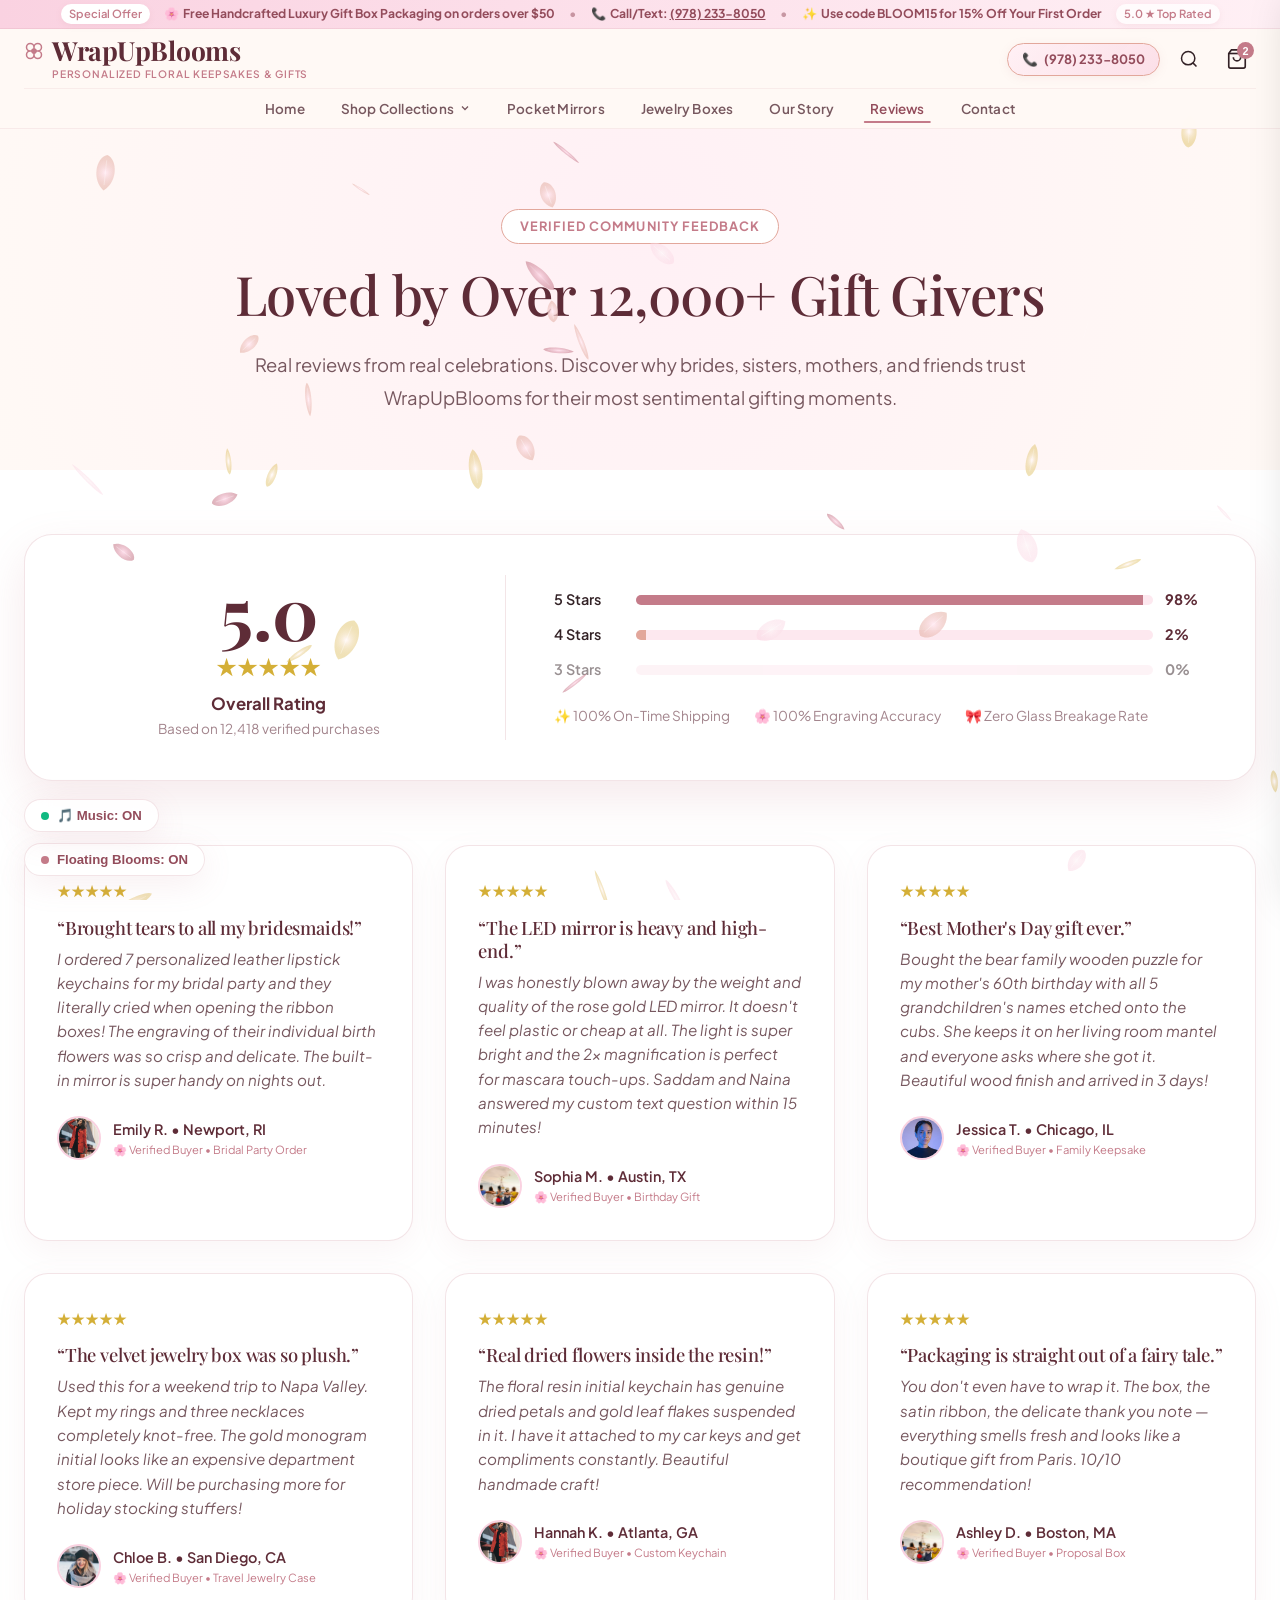
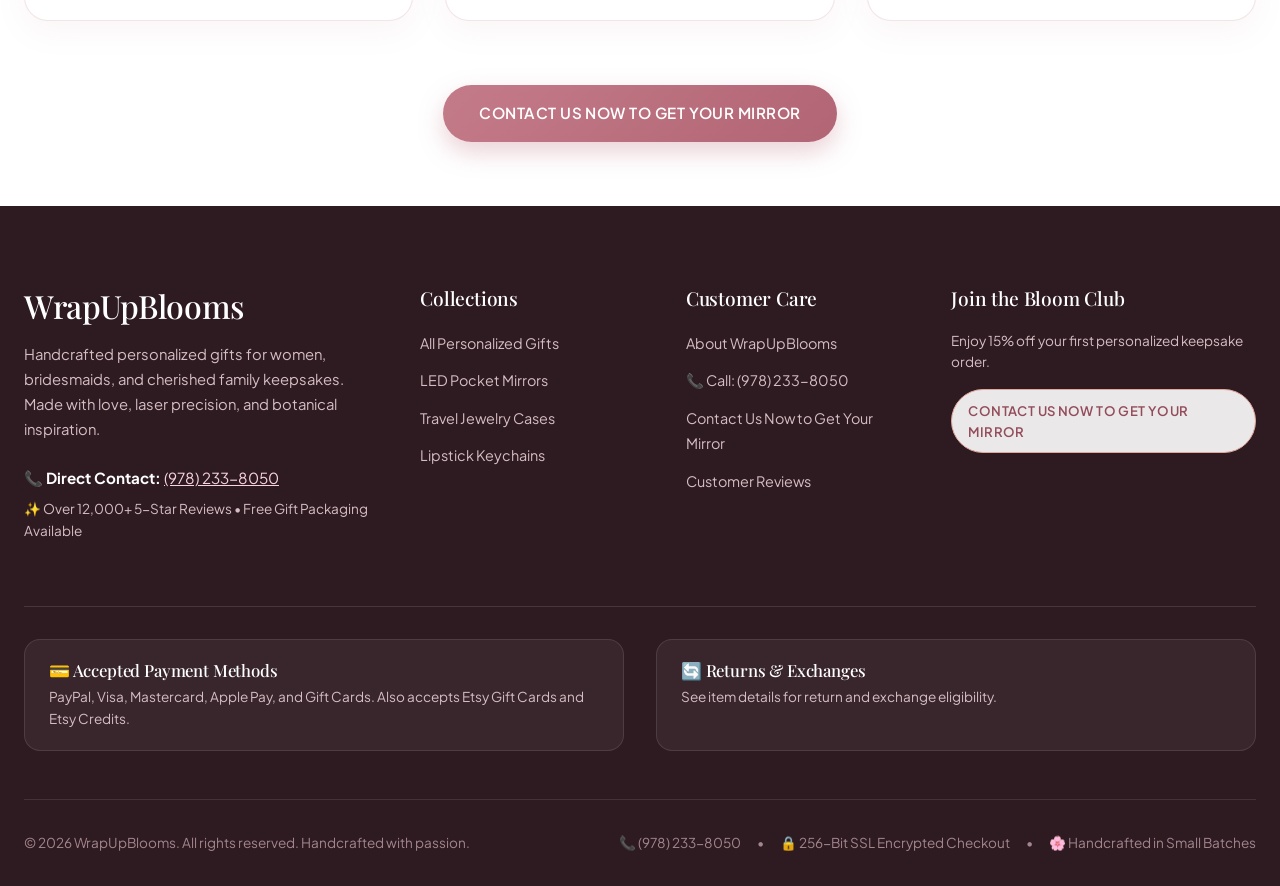
<file: reviews.html>
<!DOCTYPE html>
<html lang="en">
<head>
  <meta charset="UTF-8">
  <meta name="viewport" content="width=device-width, initial-scale=1.0">
  <title>Customer Reviews & 5-Star Feedback &bull; WrapUpBlooms</title>
  
  <!-- Pink Flower Boutique Favicon -->
  <link rel="icon" type="image/svg+xml" href="favicon.svg">
  <link rel="alternate icon" type="image/png" href="favicon.png">
  <link rel="apple-touch-icon" href="favicon.png">
  
  <link rel="preconnect" href="https://fonts.googleapis.com">
  <link rel="preconnect" href="https://fonts.gstatic.com" crossorigin>
  <link href="https://fonts.googleapis.com/css2?family=Playfair+Display:ital,wght@0,400;0,600;0,700;1,400;1,600&family=Plus+Jakarta+Sans:wght@300;400;500;600;700&display=swap" rel="stylesheet">
  
  <link rel="stylesheet" href="WrapUpBlooms-Theme/assets/theme.css">
  <style>
    .page-hero {
      padding: 5rem 0 3.5rem;
      background: radial-gradient(circle at 50% 30%, #FFF0F5 0%, var(--bg-cream) 100%);
      text-align: center;
      position: relative;
    }
    .ratings-summary-card {
      background: #FFF;
      border-radius: 28px;
      padding: 2.5rem;
      border: 1px solid var(--border-delicate);
      box-shadow: var(--shadow-hover);
      display: grid;
      grid-template-columns: 1fr 1.5fr;
      gap: 3rem;
      align-items: center;
      margin-bottom: 4rem;
    }
    .rating-big-num {
      font-size: 4.5rem;
      font-family: var(--font-serif);
      font-weight: 700;
      color: var(--primary-deep);
      line-height: 1;
    }
    .review-grid-full {
      display: grid;
      grid-template-columns: repeat(auto-fit, minmax(320px, 1fr));
      gap: 2rem;
      margin-bottom: 4rem;
    }
    @media (max-width: 768px) {
      .ratings-summary-card {
        grid-template-columns: 1fr;
        text-align: center;
      }
    }
  </style>
</head>
<body>

  <!-- Floating Blossom Petals Canvas -->
  <canvas id="petals-canvas"></canvas>

  <button id="toggle-petals" class="petals-toggle-btn" aria-label="Toggle Floating Blooms Animation">
    <span class="sparkle-dot"></span> Floating Blooms: ON
  </button>

  <!-- Floating Melodies Sound Control Pill (Always ON by default) -->
  <button id="toggle-music" class="music-toggle-btn" aria-label="Mute Boutique Melodies">
    <span class="music-dot"></span> 🎵 Music: ON
  </button>
  <audio id="bg-music-player" loop preload="auto" autoplay>
    <source src="WrapUpBlooms-Theme/assets/boutique-melodies.mp3" type="audio/mpeg">
    <source src="assets/boutique-melodies.mp3" type="audio/mpeg">
  </audio>

  <!-- Announcement Bar -->
  <div class="announcement-bar" role="region" aria-label="Announcement">
    <div class="container">
      <div class="marquee-content">
        <span class="badge-pill">Special Offer</span>
        <span>🌸 <strong>Free Handcrafted Luxury Gift Box Packaging on orders over $50</strong></span>
        <span style="opacity: 0.5;">•</span>
        <span>📞 <strong>Call/Text: <a href="tel:9782338050" style="color: inherit; text-decoration: underline;">(978) 233-8050</a></strong></span>
        <span style="opacity: 0.5;">•</span>
        <span>✨ <strong>Use code BLOOM15 for 15% Off Your First Order</strong></span>
        <span class="badge-pill" style="background: rgba(255,255,255,0.8);">5.0 ★ Top Rated</span>
      </div>
    </div>
  </div>

  <!-- Two-Row Luxury Header -->
  <header class="site-header" role="banner">
    <div class="container">
      <div class="header-top-row">
        <div class="header-brand">
          <a href="index.html" class="brand-logo-text">
            <span class="bloom-icon">
              <svg width="24" height="24" viewBox="0 0 24 24" fill="none" stroke="currentColor" stroke-width="1.8" stroke-linecap="round" stroke-linejoin="round">
                <path d="M12 7.5a4.5 4.5 0 1 1 4.5 4.5M12 7.5A4.5 4.5 0 1 0 7.5 12M12 7.5V12m4.5 0a4.5 4.5 0 1 1-4.5 4.5M16.5 12H12m-4.5 0a4.5 4.5 0 1 0 4.5 4.5M7.5 12H12m0 4.5V12" />
                <circle cx="12" cy="12" r="2.5" fill="currentColor" />
              </svg>
            </span>
            <span>WrapUpBlooms</span>
          </a>
          <span class="brand-tagline-sub">Personalized Floral Keepsakes & Gifts</span>
        </div>

        <div class="header-top-actions">
          <a href="tel:9782338050" class="header-phone-pill" title="Call or Text WrapUpBlooms">
            <span>📞</span>
            <span>(978) 233-8050</span>
          </a>

          <button class="action-icon-btn" aria-label="Search" onclick="alert('Search WrapUpBlooms catalog');">
            <svg width="20" height="20" viewBox="0 0 24 24" fill="none" stroke="currentColor" stroke-width="1.8"><circle cx="11" cy="11" r="8"></circle><line x1="21" y1="21" x2="16.65" y2="16.65"></line></svg>
          </button>

          <button class="action-icon-btn cart-trigger-btn" aria-label="View Cart" onclick="window.WrapUpBloomsTheme.openCart();">
            <svg width="22" height="22" viewBox="0 0 24 24" fill="none" stroke="currentColor" stroke-width="1.8"><path d="M6 2L3 6v14a2 2 0 0 0 2 2h14a2 2 0 0 0 2-2V6l-3-4z"></path><line x1="3" y1="6" x2="21" y2="6"></line><path d="M16 10a4 4 0 0 1-8 0"></path></svg>
            <span class="cart-count-badge">2</span>
          </button>
        </div>
      </div>

      <nav class="header-nav-row" role="navigation">
        <ul class="nav-menu">
          <li class="nav-item"><a href="index.html" class="nav-link">Home</a></li>
          
          <li class="nav-item">
            <a href="index.html#featured-collection" class="nav-link">
              <span>Shop Collections</span>
              <svg width="12" height="12" viewBox="0 0 24 24" fill="none" stroke="currentColor" stroke-width="2.5"><polyline points="6 9 12 15 18 9"></polyline></svg>
            </a>
            <div class="nav-dropdown">
              <a href="index.html#featured-collection" class="dropdown-item"><span class="icon">🌸</span><span>All Personalized Gifts</span></a>
              <a href="pocket-mirrors.html" class="dropdown-item"><span class="icon">🪞</span><span>Pocket & LED Mirrors</span></a>
              <a href="jewelry-boxes.html" class="dropdown-item"><span class="icon">💍</span><span>Jewelry & Keepsake Boxes</span></a>
              <a href="index.html#featured-collection" class="dropdown-item"><span class="icon">💄</span><span>Lipstick Case Keychains</span></a>
            </div>
          </li>

          <li class="nav-item"><a href="pocket-mirrors.html" class="nav-link">Pocket Mirrors</a></li>
          <li class="nav-item"><a href="jewelry-boxes.html" class="nav-link">Jewelry Boxes</a></li>
          <li class="nav-item"><a href="our-story.html" class="nav-link">Our Story</a></li>
          <li class="nav-item"><a href="reviews.html" class="nav-link active">Reviews</a></li>
          <li class="nav-item"><a href="contact.html" class="nav-link">Contact</a></li>
        </ul>
      </nav>
    </div>
  </header>

  <!-- Page Hero -->
  <section class="page-hero">
    <div class="container" style="max-width: 860px;">
      <span class="section-subtitle-pill">Verified Community Feedback</span>
      <h1 class="section-title" style="font-size: 3.4rem; margin-bottom: 1.25rem;">
        Loved by Over 12,000+ Gift Givers
      </h1>
      <p style="font-size: 1.15rem; color: var(--text-secondary); line-height: 1.8;">
        Real reviews from real celebrations. Discover why brides, sisters, mothers, and friends trust WrapUpBlooms for their most sentimental gifting moments.
      </p>
    </div>
  </section>

  <!-- Ratings Breakdown Summary -->
  <section style="padding: 4rem 0; background: #FFF;">
    <div class="container">
      <div class="ratings-summary-card">
        <div style="text-align: center; border-right: 1px solid var(--border-delicate); padding-right: 2rem;">
          <div class="rating-big-num">5.0</div>
          <div style="color: var(--accent-gold); font-size: 1.5rem; margin-bottom: 6px;">★★★★★</div>
          <div style="font-weight: 700; color: var(--primary-deep); font-size: 1.05rem;">Overall Rating</div>
          <div style="font-size: 0.85rem; color: var(--text-muted);">Based on 12,418 verified purchases</div>
        </div>

        <div>
          <div style="display: flex; flex-direction: column; gap: 12px;">
            <div style="display: flex; align-items: center; gap: 12px; font-size: 0.9rem;">
              <span style="width: 70px; font-weight: 600;">5 Stars</span>
              <div style="flex: 1; height: 10px; background: var(--bg-petal); border-radius: 999px; overflow: hidden;">
                <div style="width: 98%; height: 100%; background: var(--primary-rose);"></div>
              </div>
              <span style="width: 50px; font-weight: 700; color: var(--primary-deep);">98%</span>
            </div>
            <div style="display: flex; align-items: center; gap: 12px; font-size: 0.9rem;">
              <span style="width: 70px; font-weight: 600;">4 Stars</span>
              <div style="flex: 1; height: 10px; background: var(--bg-petal); border-radius: 999px; overflow: hidden;">
                <div style="width: 2%; height: 100%; background: var(--accent-rose-gold);"></div>
              </div>
              <span style="width: 50px; font-weight: 700; color: var(--primary-deep);">2%</span>
            </div>
            <div style="display: flex; align-items: center; gap: 12px; font-size: 0.9rem; opacity: 0.5;">
              <span style="width: 70px; font-weight: 600;">3 Stars</span>
              <div style="flex: 1; height: 10px; background: var(--bg-petal); border-radius: 999px;"></div>
              <span style="width: 50px; font-weight: 700;">0%</span>
            </div>
          </div>
          <div style="margin-top: 1.5rem; display: flex; gap: 1.5rem; font-size: 0.85rem; color: var(--text-muted); flex-wrap: wrap;">
            <span>✨ 100% On-Time Shipping</span>
            <span>🌸 100% Engraving Accuracy</span>
            <span>🎀 Zero Glass Breakage Rate</span>
          </div>
        </div>
      </div>

      <!-- In-Depth Verified Reviews Grid -->
      <div class="review-grid-full">
        
        <div class="review-card">
          <div class="review-stars">★★★★★</div>
          <h4 style="font-family: var(--font-serif); font-size: 1.15rem; color: var(--primary-deep); margin-bottom: 8px;">&ldquo;Brought tears to all my bridesmaids!&rdquo;</h4>
          <p class="review-text">
            I ordered 7 personalized leather lipstick keychains for my bridal party and they literally cried when opening the ribbon boxes! The engraving of their individual birth flowers was so crisp and delicate. The built-in mirror is super handy on nights out.
          </p>
          <div class="reviewer-meta">
            <img src="images/lookbook-1.jpg" alt="Emily R." class="reviewer-avatar">
            <div>
              <div class="reviewer-name">Emily R. &bull; Newport, RI</div>
              <div class="verified-pill">🌸 Verified Buyer &bull; Bridal Party Order</div>
            </div>
          </div>
        </div>

        <div class="review-card">
          <div class="review-stars">★★★★★</div>
          <h4 style="font-family: var(--font-serif); font-size: 1.15rem; color: var(--primary-deep); margin-bottom: 8px;">&ldquo;The LED mirror is heavy and high-end.&rdquo;</h4>
          <p class="review-text">
            I was honestly blown away by the weight and quality of the rose gold LED mirror. It doesn't feel plastic or cheap at all. The light is super bright and the 2x magnification is perfect for mascara touch-ups. Saddam and Naina answered my custom text question within 15 minutes!
          </p>
          <div class="reviewer-meta">
            <img src="images/lookbook-2.jpg" alt="Sophia M." class="reviewer-avatar">
            <div>
              <div class="reviewer-name">Sophia M. &bull; Austin, TX</div>
              <div class="verified-pill">🌸 Verified Buyer &bull; Birthday Gift</div>
            </div>
          </div>
        </div>

        <div class="review-card">
          <div class="review-stars">★★★★★</div>
          <h4 style="font-family: var(--font-serif); font-size: 1.15rem; color: var(--primary-deep); margin-bottom: 8px;">&ldquo;Best Mother's Day gift ever.&rdquo;</h4>
          <p class="review-text">
            Bought the bear family wooden puzzle for my mother's 60th birthday with all 5 grandchildren's names etched onto the cubs. She keeps it on her living room mantel and everyone asks where she got it. Beautiful wood finish and arrived in 3 days!
          </p>
          <div class="reviewer-meta">
            <img src="images/lookbook-3.jpg" alt="Jessica T." class="reviewer-avatar">
            <div>
              <div class="reviewer-name">Jessica T. &bull; Chicago, IL</div>
              <div class="verified-pill">🌸 Verified Buyer &bull; Family Keepsake</div>
            </div>
          </div>
        </div>

        <div class="review-card">
          <div class="review-stars">★★★★★</div>
          <h4 style="font-family: var(--font-serif); font-size: 1.15rem; color: var(--primary-deep); margin-bottom: 8px;">&ldquo;The velvet jewelry box was so plush.&rdquo;</h4>
          <p class="review-text">
            Used this for a weekend trip to Napa Valley. Kept my rings and three necklaces completely knot-free. The gold monogram initial looks like an expensive department store piece. Will be purchasing more for holiday stocking stuffers!
          </p>
          <div class="reviewer-meta">
            <img src="images/lookbook-4.jpg" alt="Chloe B." class="reviewer-avatar">
            <div>
              <div class="reviewer-name">Chloe B. &bull; San Diego, CA</div>
              <div class="verified-pill">🌸 Verified Buyer &bull; Travel Jewelry Case</div>
            </div>
          </div>
        </div>

        <div class="review-card">
          <div class="review-stars">★★★★★</div>
          <h4 style="font-family: var(--font-serif); font-size: 1.15rem; color: var(--primary-deep); margin-bottom: 8px;">&ldquo;Real dried flowers inside the resin!&rdquo;</h4>
          <p class="review-text">
            The floral resin initial keychain has genuine dried petals and gold leaf flakes suspended in it. I have it attached to my car keys and get compliments constantly. Beautiful handmade craft!
          </p>
          <div class="reviewer-meta">
            <img src="images/lookbook-1.jpg" alt="Hannah K." class="reviewer-avatar">
            <div>
              <div class="reviewer-name">Hannah K. &bull; Atlanta, GA</div>
              <div class="verified-pill">🌸 Verified Buyer &bull; Custom Keychain</div>
            </div>
          </div>
        </div>

        <div class="review-card">
          <div class="review-stars">★★★★★</div>
          <h4 style="font-family: var(--font-serif); font-size: 1.15rem; color: var(--primary-deep); margin-bottom: 8px;">&ldquo;Packaging is straight out of a fairy tale.&rdquo;</h4>
          <p class="review-text">
            You don't even have to wrap it. The box, the satin ribbon, the delicate thank you note &mdash; everything smells fresh and looks like a boutique gift from Paris. 10/10 recommendation!
          </p>
          <div class="reviewer-meta">
            <img src="images/lookbook-2.jpg" alt="Ashley D." class="reviewer-avatar">
            <div>
              <div class="reviewer-name">Ashley D. &bull; Boston, MA</div>
              <div class="verified-pill">🌸 Verified Buyer &bull; Proposal Box</div>
            </div>
          </div>
        </div>

      </div>

      <div style="text-align: center; margin-top: 2rem;">
        <a href="contact.html" class="btn btn-primary" style="padding: 16px 36px;">
          <span>Contact Us Now to Get Your Mirror</span>
        </a>
      </div>
    </div>
  </section>

  <!-- Slide-out AJAX Cart Drawer -->
  <div id="cart-drawer-overlay" class="cart-drawer-overlay"></div>
  <div id="cart-drawer" class="cart-drawer" role="dialog" aria-modal="true" aria-label="Your Shopping Cart">
    <div class="cart-drawer-header">
      <h3 class="cart-drawer-title">Your Bloom Cart</h3>
      <button id="cart-drawer-close" class="cart-close-btn" aria-label="Close Cart"><svg width="20" height="20" viewBox="0 0 24 24" fill="none" stroke="currentColor" stroke-width="2"><line x1="18" y1="6" x2="6" y2="18"></line><line x1="6" y1="6" x2="18" y2="18"></line></svg></button>
    </div>
    <div class="shipping-meter">
      <div id="shipping-meter-text" class="shipping-meter-text">🌸 Add <strong>$7.50</strong> more to unlock FREE Luxury Gift Box Packaging!</div>
      <div class="shipping-bar-track"><div id="shipping-meter-fill" class="shipping-bar-fill" style="width: 87%;"></div></div>
    </div>
    <div class="cart-drawer-body"><div id="cart-drawer-items-list"></div></div>
    <div class="cart-drawer-footer">
      <div class="cart-subtotal-row"><span class="subtotal-label">Subtotal</span><span id="cart-drawer-subtotal" class="subtotal-val">$52.50</span></div>
      <button type="button" class="btn btn-primary" style="width: 100%;" onclick="alert('Proceeding to checkout');"><span>Proceed to Secure Checkout</span></button>
    </div>
  </div>

  <!-- Footer -->
  <footer class="site-footer" role="contentinfo">
    <div class="container">
      <div class="footer-grid">
        <div>
          <h3 class="footer-brand-title">WrapUpBlooms</h3>
          <p class="footer-desc">Handcrafted personalized gifts for women, bridesmaids, and cherished family keepsakes. Made with love, laser precision, and botanical inspiration.</p>
          <div style="font-size: 0.95rem; color: #FFF; margin-bottom: 0.5rem;">📞 <strong>Direct Contact:</strong> <a href="tel:9782338050" style="color: var(--accent-blush); text-decoration: underline;">(978) 233-8050</a></div>
          <div style="font-size: 0.85rem; color: #D6BDC4;">✨ Over 12,000+ 5-Star Reviews &bull; Free Gift Packaging Available</div>
        </div>
        <div>
          <h4 class="footer-heading">Collections</h4>
          <ul class="footer-links">
            <li><a href="index.html#featured-collection">All Personalized Gifts</a></li>
            <li><a href="pocket-mirrors.html">LED Pocket Mirrors</a></li>
            <li><a href="jewelry-boxes.html">Travel Jewelry Cases</a></li>
            <li><a href="index.html#featured-collection">Lipstick Keychains</a></li>
          </ul>
        </div>
        <div>
          <h4 class="footer-heading">Customer Care</h4>
          <ul class="footer-links">
            <li><a href="our-story.html">About WrapUpBlooms</a></li>
            <li><a href="tel:9782338050">📞 Call: (978) 233-8050</a></li>
            <li><a href="contact.html">Contact Us Now to Get Your Mirror</a></li>
            <li><a href="reviews.html">Customer Reviews</a></li>
          </ul>
        </div>
        <div>
          <h4 class="footer-heading">Join the Bloom Club</h4>
          <p style="font-size: 0.85rem; color: #D6BDC4; margin-bottom: 0.75rem;">Enjoy 15% off your first personalized keepsake order.</p>
          <div style="margin-top: 1rem;"><a href="contact.html" class="btn btn-secondary" style="width: 100%; font-size: 0.82rem; padding: 10px 16px;">Contact Us Now to Get Your Mirror</a></div>
        </div>
      </div>

      <!-- Store Policies in Footer -->
      <div style="border-top: 1px solid rgba(255, 255, 255, 0.12); padding: 2rem 0 1.5rem; margin-bottom: 1.5rem; display: grid; grid-template-columns: 1fr 1fr; gap: 2rem;">
        <div style="background: rgba(255, 255, 255, 0.05); padding: 1.25rem 1.5rem; border-radius: 16px; border: 1px solid rgba(255, 255, 255, 0.1);">
          <h5 style="color: #FFF; font-family: var(--font-serif); font-size: 1.05rem; margin-bottom: 0.35rem;">💳 Accepted Payment Methods</h5>
          <p style="color: #D6BDC4; font-size: 0.85rem; line-height: 1.6; margin: 0;">PayPal, Visa, Mastercard, Apple Pay, and Gift Cards. Also accepts Etsy Gift Cards and Etsy Credits.</p>
        </div>
        <div style="background: rgba(255, 255, 255, 0.05); padding: 1.25rem 1.5rem; border-radius: 16px; border: 1px solid rgba(255, 255, 255, 0.1);">
          <h5 style="color: #FFF; font-family: var(--font-serif); font-size: 1.05rem; margin-bottom: 0.35rem;">🔄 Returns & Exchanges</h5>
          <p style="color: #D6BDC4; font-size: 0.85rem; line-height: 1.6; margin: 0;">See item details for return and exchange eligibility.</p>
        </div>
      </div>

      <div class="footer-bottom">
        <div>&copy; 2026 WrapUpBlooms. All rights reserved. Handcrafted with passion.</div>
        <div style="display: flex; gap: 1rem; align-items: center; flex-wrap: wrap;">
          <span>📞 (978) 233-8050</span><span>&bull;</span><span>🔒 256-Bit SSL Encrypted Checkout</span><span>&bull;</span><span>🌸 Handcrafted in Small Batches</span>
        </div>
      </div>
    </div>
  </footer>

  <script src="WrapUpBlooms-Theme/assets/floating-petals.js"></script>
  <script src="WrapUpBlooms-Theme/assets/water-ripple.js"></script>
  <script src="WrapUpBlooms-Theme/assets/theme.js"></script>
  <script src="WrapUpBlooms-Theme/assets/bg-music.js"></script>
</body>
</html>
</file>
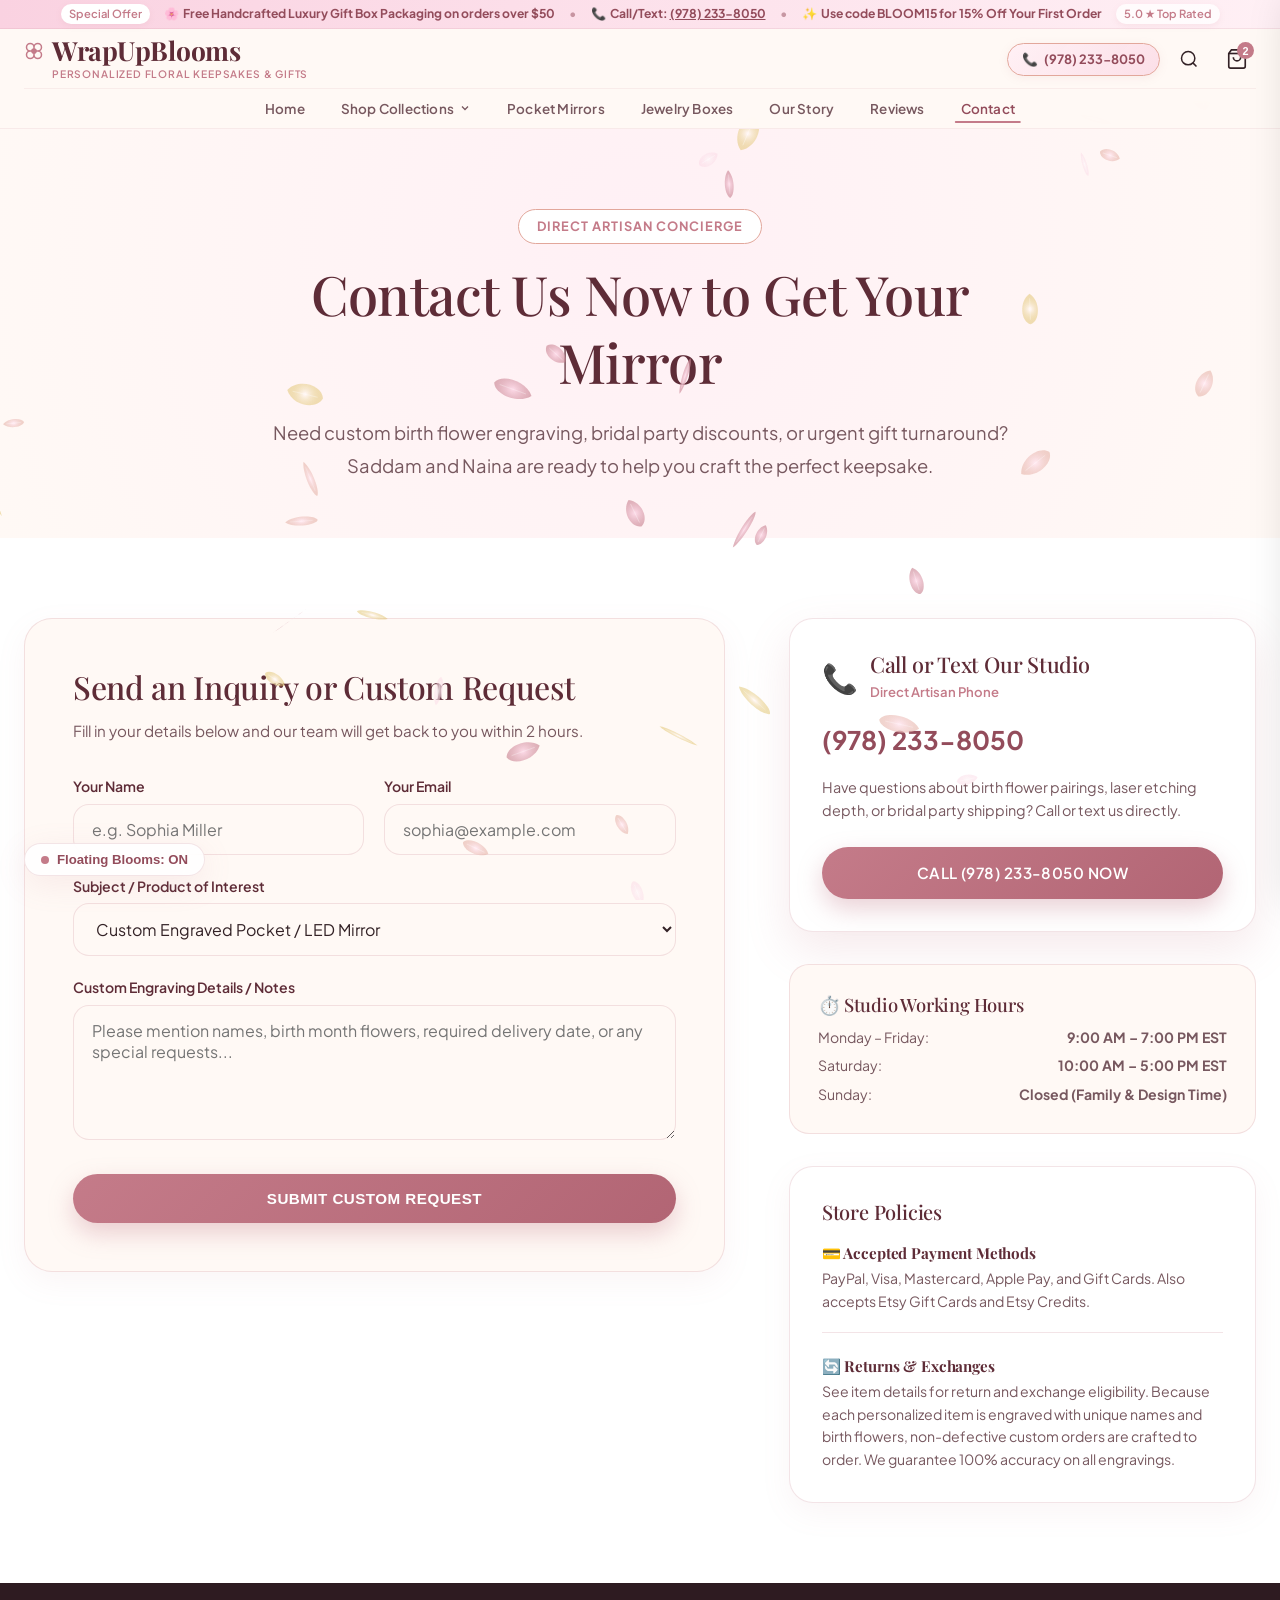
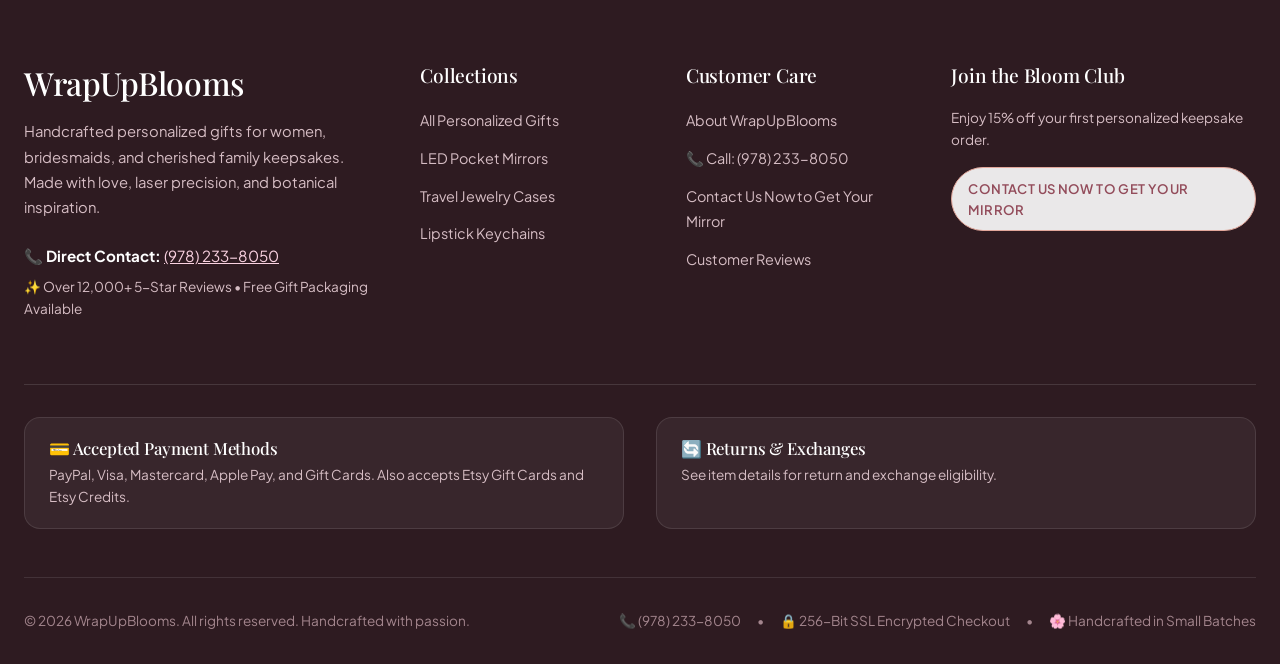
<file: preview/contact.html>
<!DOCTYPE html>
<html lang="en">
<head>
  <meta charset="UTF-8">
  <meta name="viewport" content="width=device-width, initial-scale=1.0">
  <title>Contact Studio & Custom Inquiries &bull; WrapUpBlooms</title>
  
  <!-- Pink Flower Boutique Favicon -->
  <link rel="icon" type="image/svg+xml" href="favicon.svg">
  <link rel="alternate icon" type="image/png" href="favicon.png">
  <link rel="apple-touch-icon" href="favicon.png">
  
  <link rel="preconnect" href="https://fonts.googleapis.com">
  <link rel="preconnect" href="https://fonts.gstatic.com" crossorigin>
  <link href="https://fonts.googleapis.com/css2?family=Playfair+Display:ital,wght@0,400;0,600;0,700;1,400;1,600&family=Plus+Jakarta+Sans:wght@300;400;500;600;700&display=swap" rel="stylesheet">
  
  <link rel="stylesheet" href="../WrapUpBlooms-Theme/assets/theme.css">
  <style>
    .page-hero {
      padding: 5rem 0 3.5rem;
      background: radial-gradient(circle at 50% 30%, #FFF0F5 0%, var(--bg-cream) 100%);
      text-align: center;
      position: relative;
    }
  </style>
</head>
<body>

  <!-- Floating Blossom Petals Canvas -->
  <canvas id="petals-canvas"></canvas>

  <button id="toggle-petals" class="petals-toggle-btn" aria-label="Toggle Floating Blooms Animation">
    <span class="sparkle-dot"></span> Floating Blooms: ON
  </button>

  <!-- Announcement Bar -->
  <div class="announcement-bar" role="region" aria-label="Announcement">
    <div class="container">
      <div class="marquee-content">
        <span class="badge-pill">Special Offer</span>
        <span>🌸 <strong>Free Handcrafted Luxury Gift Box Packaging on orders over $50</strong></span>
        <span style="opacity: 0.5;">•</span>
        <span>📞 <strong>Call/Text: <a href="tel:9782338050" style="color: inherit; text-decoration: underline;">(978) 233-8050</a></strong></span>
        <span style="opacity: 0.5;">•</span>
        <span>✨ <strong>Use code BLOOM15 for 15% Off Your First Order</strong></span>
        <span class="badge-pill" style="background: rgba(255,255,255,0.8);">5.0 ★ Top Rated</span>
      </div>
    </div>
  </div>

  <!-- Two-Row Luxury Header -->
  <header class="site-header" role="banner">
    <div class="container">
      <div class="header-top-row">
        <div class="header-brand">
          <a href="index.html" class="brand-logo-text">
            <span class="bloom-icon">
              <svg width="24" height="24" viewBox="0 0 24 24" fill="none" stroke="currentColor" stroke-width="1.8" stroke-linecap="round" stroke-linejoin="round">
                <path d="M12 7.5a4.5 4.5 0 1 1 4.5 4.5M12 7.5A4.5 4.5 0 1 0 7.5 12M12 7.5V12m4.5 0a4.5 4.5 0 1 1-4.5 4.5M16.5 12H12m-4.5 0a4.5 4.5 0 1 0 4.5 4.5M7.5 12H12m0 4.5V12" />
                <circle cx="12" cy="12" r="2.5" fill="currentColor" />
              </svg>
            </span>
            <span>WrapUpBlooms</span>
          </a>
          <span class="brand-tagline-sub">Personalized Floral Keepsakes & Gifts</span>
        </div>

        <div class="header-top-actions">
          <a href="tel:9782338050" class="header-phone-pill" title="Call or Text WrapUpBlooms">
            <span>📞</span>
            <span>(978) 233-8050</span>
          </a>

          <button class="action-icon-btn" aria-label="Search" onclick="alert('Search WrapUpBlooms catalog');">
            <svg width="20" height="20" viewBox="0 0 24 24" fill="none" stroke="currentColor" stroke-width="1.8"><circle cx="11" cy="11" r="8"></circle><line x1="21" y1="21" x2="16.65" y2="16.65"></line></svg>
          </button>

          <button class="action-icon-btn cart-trigger-btn" aria-label="View Cart" onclick="window.WrapUpBloomsTheme.openCart();">
            <svg width="22" height="22" viewBox="0 0 24 24" fill="none" stroke="currentColor" stroke-width="1.8"><path d="M6 2L3 6v14a2 2 0 0 0 2 2h14a2 2 0 0 0 2-2V6l-3-4z"></path><line x1="3" y1="6" x2="21" y2="6"></line><path d="M16 10a4 4 0 0 1-8 0"></path></svg>
            <span class="cart-count-badge">2</span>
          </button>
        </div>
      </div>

      <nav class="header-nav-row" role="navigation">
        <ul class="nav-menu">
          <li class="nav-item"><a href="index.html" class="nav-link">Home</a></li>
          
          <li class="nav-item">
            <a href="index.html#featured-collection" class="nav-link">
              <span>Shop Collections</span>
              <svg width="12" height="12" viewBox="0 0 24 24" fill="none" stroke="currentColor" stroke-width="2.5"><polyline points="6 9 12 15 18 9"></polyline></svg>
            </a>
            <div class="nav-dropdown">
              <a href="index.html#featured-collection" class="dropdown-item"><span class="icon">🌸</span><span>All Personalized Gifts</span></a>
              <a href="pocket-mirrors.html" class="dropdown-item"><span class="icon">🪞</span><span>Pocket & LED Mirrors</span></a>
              <a href="jewelry-boxes.html" class="dropdown-item"><span class="icon">💍</span><span>Jewelry & Keepsake Boxes</span></a>
              <a href="index.html#featured-collection" class="dropdown-item"><span class="icon">💄</span><span>Lipstick Case Keychains</span></a>
            </div>
          </li>

          <li class="nav-item"><a href="pocket-mirrors.html" class="nav-link">Pocket Mirrors</a></li>
          <li class="nav-item"><a href="jewelry-boxes.html" class="nav-link">Jewelry Boxes</a></li>
          <li class="nav-item"><a href="our-story.html" class="nav-link">Our Story</a></li>
          <li class="nav-item"><a href="reviews.html" class="nav-link">Reviews</a></li>
          <li class="nav-item"><a href="contact.html" class="nav-link active">Contact</a></li>
        </ul>
      </nav>
    </div>
  </header>

  <!-- Page Hero -->
  <section class="page-hero">
    <div class="container" style="max-width: 860px;">
      <span class="section-subtitle-pill">Direct Artisan Concierge</span>
      <h1 class="section-title" style="font-size: 3.4rem; margin-bottom: 1.25rem;">
        Contact Us Now to Get Your Mirror
      </h1>
      <p style="font-size: 1.15rem; color: var(--text-secondary); line-height: 1.8;">
        Need custom birth flower engraving, bridal party discounts, or urgent gift turnaround? Saddam and Naina are ready to help you craft the perfect keepsake.
      </p>
    </div>
  </section>

  <!-- Contact Form & Info Grid -->
  <section style="padding: 5rem 0; background: #FFF;">
    <div class="container">
      <div style="display: grid; grid-template-columns: 1.2fr 0.8fr; gap: 4rem; align-items: start;">
        
        <!-- Form -->
        <div style="background: var(--bg-cream); padding: 3rem; border-radius: 28px; border: 1.5px solid var(--border-delicate); box-shadow: var(--shadow-soft);">
          <h2 style="font-family: var(--font-serif); font-size: 2rem; color: var(--primary-deep); margin-bottom: 0.75rem;">
            Send an Inquiry or Custom Request
          </h2>
          <p style="font-size: 0.95rem; color: var(--text-secondary); margin-bottom: 2rem;">
            Fill in your details below and our team will get back to you within 2 hours.
          </p>

          <form onsubmit="event.preventDefault(); alert('🌸 Thank you! Your custom keepsake inquiry has been received. Saddam or Naina will reach out to you shortly.');">
            <div style="display: grid; grid-template-columns: 1fr 1fr; gap: 1.25rem; margin-bottom: 1.25rem;">
              <div>
                <label style="display: block; font-size: 0.88rem; font-weight: 600; margin-bottom: 6px; color: var(--primary-deep);">Your Name</label>
                <input type="text" required class="input-engrave-text" placeholder="e.g. Sophia Miller">
              </div>
              <div>
                <label style="display: block; font-size: 0.88rem; font-weight: 600; margin-bottom: 6px; color: var(--primary-deep);">Your Email</label>
                <input type="email" required class="input-engrave-text" placeholder="sophia@example.com">
              </div>
            </div>

            <div style="margin-bottom: 1.25rem;">
              <label style="display: block; font-size: 0.88rem; font-weight: 600; margin-bottom: 6px; color: var(--primary-deep);">Subject / Product of Interest</label>
              <select class="input-engrave-text" style="cursor: pointer;">
                <option>Custom Engraved Pocket / LED Mirror</option>
                <option>Personalized Leather Lipstick Case Keychain</option>
                <option>Velvet Travel Jewelry Box</option>
                <option>Bridesmaid Proposal Gift Box Set (Bulk Order)</option>
                <option>Other Custom Keepsake Request</option>
              </select>
            </div>

            <div style="margin-bottom: 1.75rem;">
              <label style="display: block; font-size: 0.88rem; font-weight: 600; margin-bottom: 6px; color: var(--primary-deep);">Custom Engraving Details / Notes</label>
              <textarea rows="5" class="input-engrave-text" placeholder="Please mention names, birth month flowers, required delivery date, or any special requests..." style="resize: vertical;"></textarea>
            </div>

            <button type="submit" class="btn btn-primary" style="width: 100%; padding: 16px;">
              <span>Submit Custom Request</span>
            </button>
          </form>
        </div>

        <!-- Studio Contact Info & Policies -->
        <div>
          <!-- Quick Call Card -->
          <div style="background: #FFF; padding: 2rem; border-radius: 24px; border: 1px solid var(--border-delicate); box-shadow: var(--shadow-hover); margin-bottom: 2rem;">
            <div style="display: flex; align-items: center; gap: 12px; margin-bottom: 1rem;">
              <span style="font-size: 1.8rem;">📞</span>
              <div>
                <h3 style="font-family: var(--font-serif); font-size: 1.35rem; color: var(--primary-deep); margin: 0;">Call or Text Our Studio</h3>
                <span style="font-size: 0.82rem; color: var(--primary-rose); font-weight: 600;">Direct Artisan Phone</span>
              </div>
            </div>
            <a href="tel:9782338050" style="display: block; font-size: 1.6rem; font-weight: 700; color: var(--primary-dark-rose); margin-bottom: 1rem; text-decoration: none;">
              (978) 233-8050
            </a>
            <p style="font-size: 0.9rem; color: var(--text-secondary); line-height: 1.6; margin-bottom: 1.5rem;">
              Have questions about birth flower pairings, laser etching depth, or bridal party shipping? Call or text us directly.
            </p>
            <a href="tel:9782338050" class="btn btn-primary" style="width: 100%;">
              <span>Call (978) 233-8050 Now</span>
            </a>
          </div>

          <!-- Studio Hours -->
          <div style="background: var(--bg-cream); padding: 1.75rem; border-radius: 20px; border: 1px solid var(--border-delicate); margin-bottom: 2rem;">
            <h4 style="font-family: var(--font-serif); font-size: 1.15rem; color: var(--primary-deep); margin-bottom: 10px;">
              ⏱️ Studio Working Hours
            </h4>
            <div style="display: flex; justify-content: space-between; font-size: 0.88rem; color: var(--text-secondary); margin-bottom: 6px;">
              <span>Monday &ndash; Friday:</span>
              <strong>9:00 AM &ndash; 7:00 PM EST</strong>
            </div>
            <div style="display: flex; justify-content: space-between; font-size: 0.88rem; color: var(--text-secondary); margin-bottom: 6px;">
              <span>Saturday:</span>
              <strong>10:00 AM &ndash; 5:00 PM EST</strong>
            </div>
            <div style="display: flex; justify-content: space-between; font-size: 0.88rem; color: var(--text-secondary);">
              <span>Sunday:</span>
              <strong>Closed (Family & Design Time)</strong>
            </div>
          </div>

          <!-- Complete Store Policies -->
          <div style="background: #FFF; padding: 2rem; border-radius: 24px; border: 1.5px solid var(--border-delicate); box-shadow: var(--shadow-soft);">
            <h4 style="font-family: var(--font-serif); font-size: 1.25rem; color: var(--primary-deep); margin-bottom: 1.25rem;">
              Store Policies
            </h4>

            <div style="margin-bottom: 1.5rem; padding-bottom: 1.25rem; border-bottom: 1px solid var(--border-delicate);">
              <h5 style="font-size: 0.95rem; font-weight: 700; color: var(--primary-deep); margin-bottom: 4px;">
                💳 Accepted Payment Methods
              </h5>
              <p style="font-size: 0.88rem; color: var(--text-secondary); line-height: 1.6; margin: 0;">
                PayPal, Visa, Mastercard, Apple Pay, and Gift Cards. Also accepts Etsy Gift Cards and Etsy Credits.
              </p>
            </div>

            <div>
              <h5 style="font-size: 0.95rem; font-weight: 700; color: var(--primary-deep); margin-bottom: 4px;">
                🔄 Returns & Exchanges
              </h5>
              <p style="font-size: 0.88rem; color: var(--text-secondary); line-height: 1.6; margin: 0;">
                See item details for return and exchange eligibility. Because each personalized item is engraved with unique names and birth flowers, non-defective custom orders are crafted to order. We guarantee 100% accuracy on all engravings.
              </p>
            </div>
          </div>

        </div>

      </div>
    </div>
  </section>

  <!-- Slide-out AJAX Cart Drawer -->
  <div id="cart-drawer-overlay" class="cart-drawer-overlay"></div>
  <div id="cart-drawer" class="cart-drawer" role="dialog" aria-modal="true" aria-label="Your Shopping Cart">
    <div class="cart-drawer-header">
      <h3 class="cart-drawer-title">Your Bloom Cart</h3>
      <button id="cart-drawer-close" class="cart-close-btn" aria-label="Close Cart"><svg width="20" height="20" viewBox="0 0 24 24" fill="none" stroke="currentColor" stroke-width="2"><line x1="18" y1="6" x2="6" y2="18"></line><line x1="6" y1="6" x2="18" y2="18"></line></svg></button>
    </div>
    <div class="shipping-meter">
      <div id="shipping-meter-text" class="shipping-meter-text">🌸 Add <strong>$7.50</strong> more to unlock FREE Luxury Gift Box Packaging!</div>
      <div class="shipping-bar-track"><div id="shipping-meter-fill" class="shipping-bar-fill" style="width: 87%;"></div></div>
    </div>
    <div class="cart-drawer-body"><div id="cart-drawer-items-list"></div></div>
    <div class="cart-drawer-footer">
      <div class="cart-subtotal-row"><span class="subtotal-label">Subtotal</span><span id="cart-drawer-subtotal" class="subtotal-val">$52.50</span></div>
      <button type="button" class="btn btn-primary" style="width: 100%;" onclick="alert('Proceeding to checkout');"><span>Proceed to Secure Checkout</span></button>
    </div>
  </div>

  <!-- Footer -->
  <footer class="site-footer" role="contentinfo">
    <div class="container">
      <div class="footer-grid">
        <div>
          <h3 class="footer-brand-title">WrapUpBlooms</h3>
          <p class="footer-desc">Handcrafted personalized gifts for women, bridesmaids, and cherished family keepsakes. Made with love, laser precision, and botanical inspiration.</p>
          <div style="font-size: 0.95rem; color: #FFF; margin-bottom: 0.5rem;">📞 <strong>Direct Contact:</strong> <a href="tel:9782338050" style="color: var(--accent-blush); text-decoration: underline;">(978) 233-8050</a></div>
          <div style="font-size: 0.85rem; color: #D6BDC4;">✨ Over 12,000+ 5-Star Reviews &bull; Free Gift Packaging Available</div>
        </div>
        <div>
          <h4 class="footer-heading">Collections</h4>
          <ul class="footer-links">
            <li><a href="index.html#featured-collection">All Personalized Gifts</a></li>
            <li><a href="pocket-mirrors.html">LED Pocket Mirrors</a></li>
            <li><a href="jewelry-boxes.html">Travel Jewelry Cases</a></li>
            <li><a href="index.html#featured-collection">Lipstick Keychains</a></li>
          </ul>
        </div>
        <div>
          <h4 class="footer-heading">Customer Care</h4>
          <ul class="footer-links">
            <li><a href="our-story.html">About WrapUpBlooms</a></li>
            <li><a href="tel:9782338050">📞 Call: (978) 233-8050</a></li>
            <li><a href="contact.html">Contact Us Now to Get Your Mirror</a></li>
            <li><a href="reviews.html">Customer Reviews</a></li>
          </ul>
        </div>
        <div>
          <h4 class="footer-heading">Join the Bloom Club</h4>
          <p style="font-size: 0.85rem; color: #D6BDC4; margin-bottom: 0.75rem;">Enjoy 15% off your first personalized keepsake order.</p>
          <div style="margin-top: 1rem;"><a href="contact.html" class="btn btn-secondary" style="width: 100%; font-size: 0.82rem; padding: 10px 16px;">Contact Us Now to Get Your Mirror</a></div>
        </div>
      </div>

      <!-- Store Policies in Footer -->
      <div style="border-top: 1px solid rgba(255, 255, 255, 0.12); padding: 2rem 0 1.5rem; margin-bottom: 1.5rem; display: grid; grid-template-columns: 1fr 1fr; gap: 2rem;">
        <div style="background: rgba(255, 255, 255, 0.05); padding: 1.25rem 1.5rem; border-radius: 16px; border: 1px solid rgba(255, 255, 255, 0.1);">
          <h5 style="color: #FFF; font-family: var(--font-serif); font-size: 1.05rem; margin-bottom: 0.35rem;">💳 Accepted Payment Methods</h5>
          <p style="color: #D6BDC4; font-size: 0.85rem; line-height: 1.6; margin: 0;">PayPal, Visa, Mastercard, Apple Pay, and Gift Cards. Also accepts Etsy Gift Cards and Etsy Credits.</p>
        </div>
        <div style="background: rgba(255, 255, 255, 0.05); padding: 1.25rem 1.5rem; border-radius: 16px; border: 1px solid rgba(255, 255, 255, 0.1);">
          <h5 style="color: #FFF; font-family: var(--font-serif); font-size: 1.05rem; margin-bottom: 0.35rem;">🔄 Returns & Exchanges</h5>
          <p style="color: #D6BDC4; font-size: 0.85rem; line-height: 1.6; margin: 0;">See item details for return and exchange eligibility.</p>
        </div>
      </div>

      <div class="footer-bottom">
        <div>&copy; 2026 WrapUpBlooms. All rights reserved. Handcrafted with passion.</div>
        <div style="display: flex; gap: 1rem; align-items: center; flex-wrap: wrap;">
          <span>📞 (978) 233-8050</span><span>&bull;</span><span>🔒 256-Bit SSL Encrypted Checkout</span><span>&bull;</span><span>🌸 Handcrafted in Small Batches</span>
        </div>
      </div>
    </div>
  </footer>

  <script src="../WrapUpBlooms-Theme/assets/floating-petals.js"></script>
  <script src="../WrapUpBlooms-Theme/assets/water-ripple.js"></script>
  <script src="../WrapUpBlooms-Theme/assets/theme.js"></script>
</body>
</html>
</file>
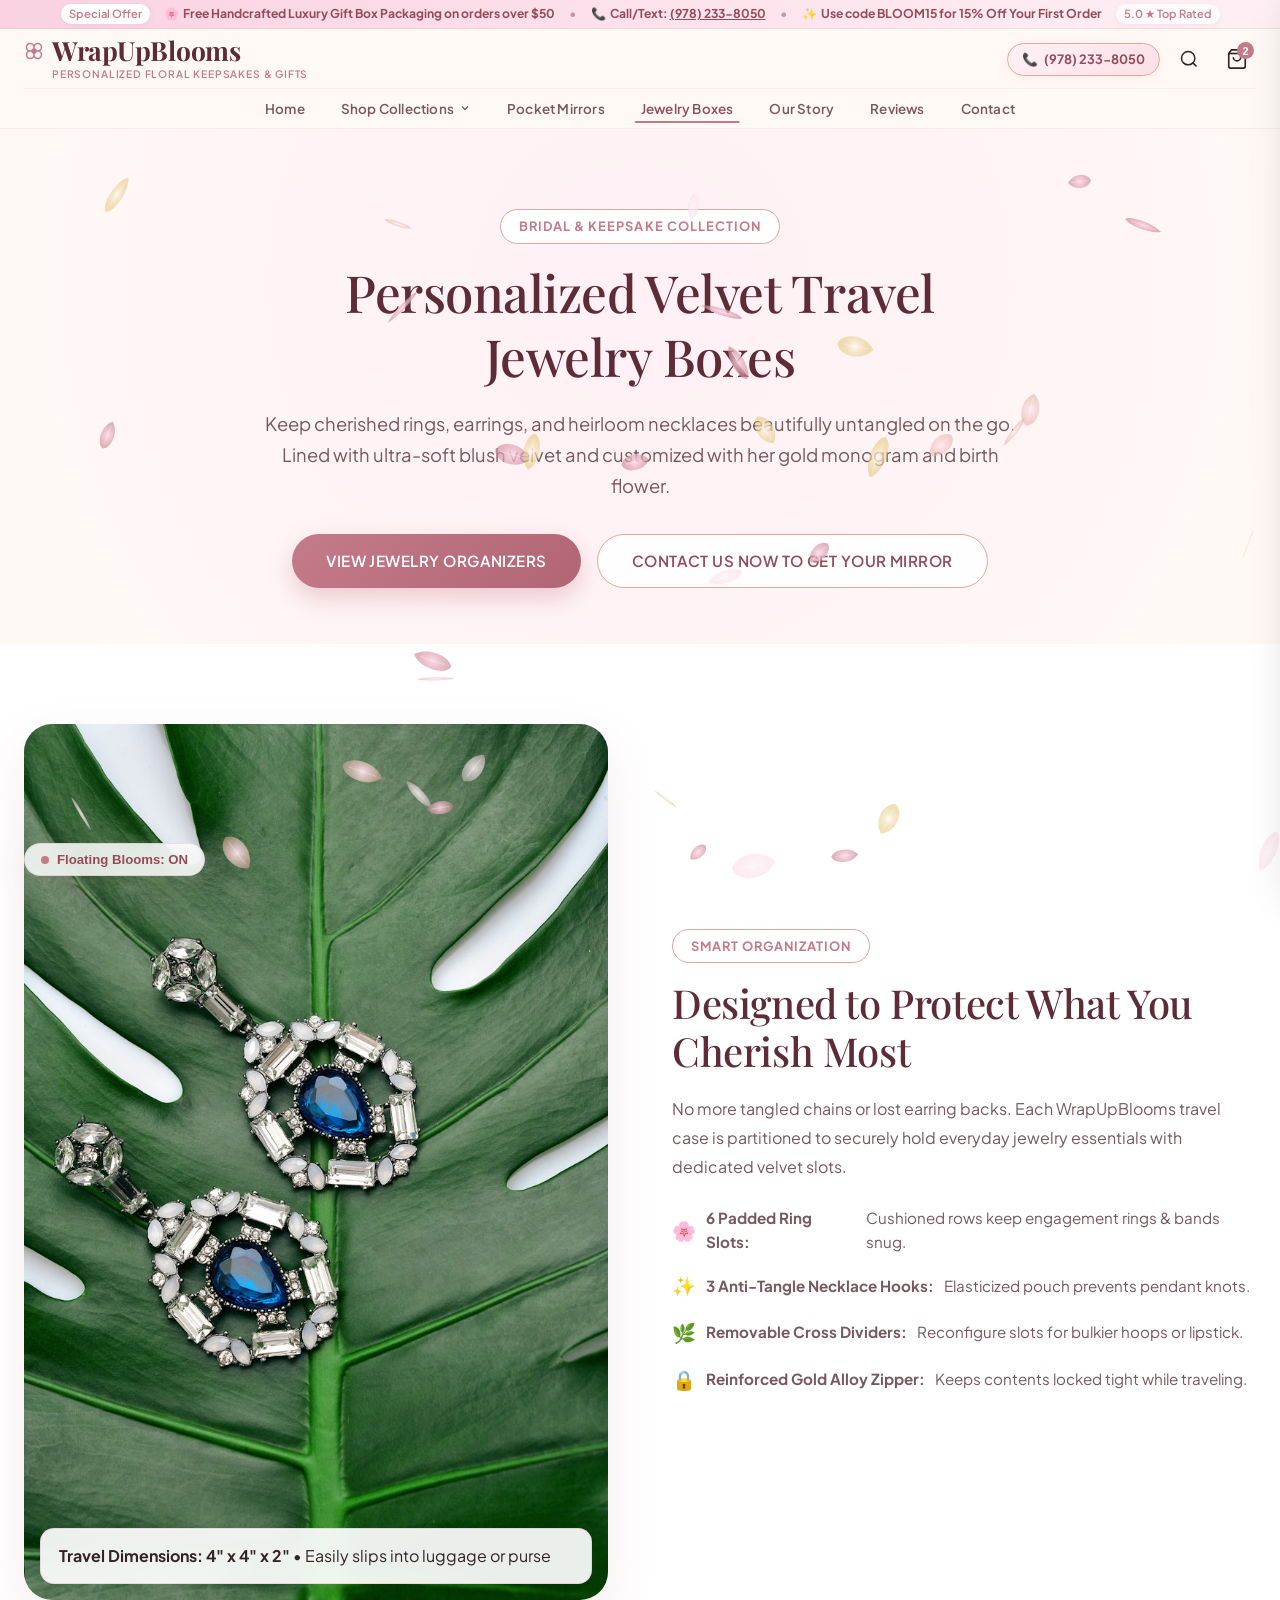
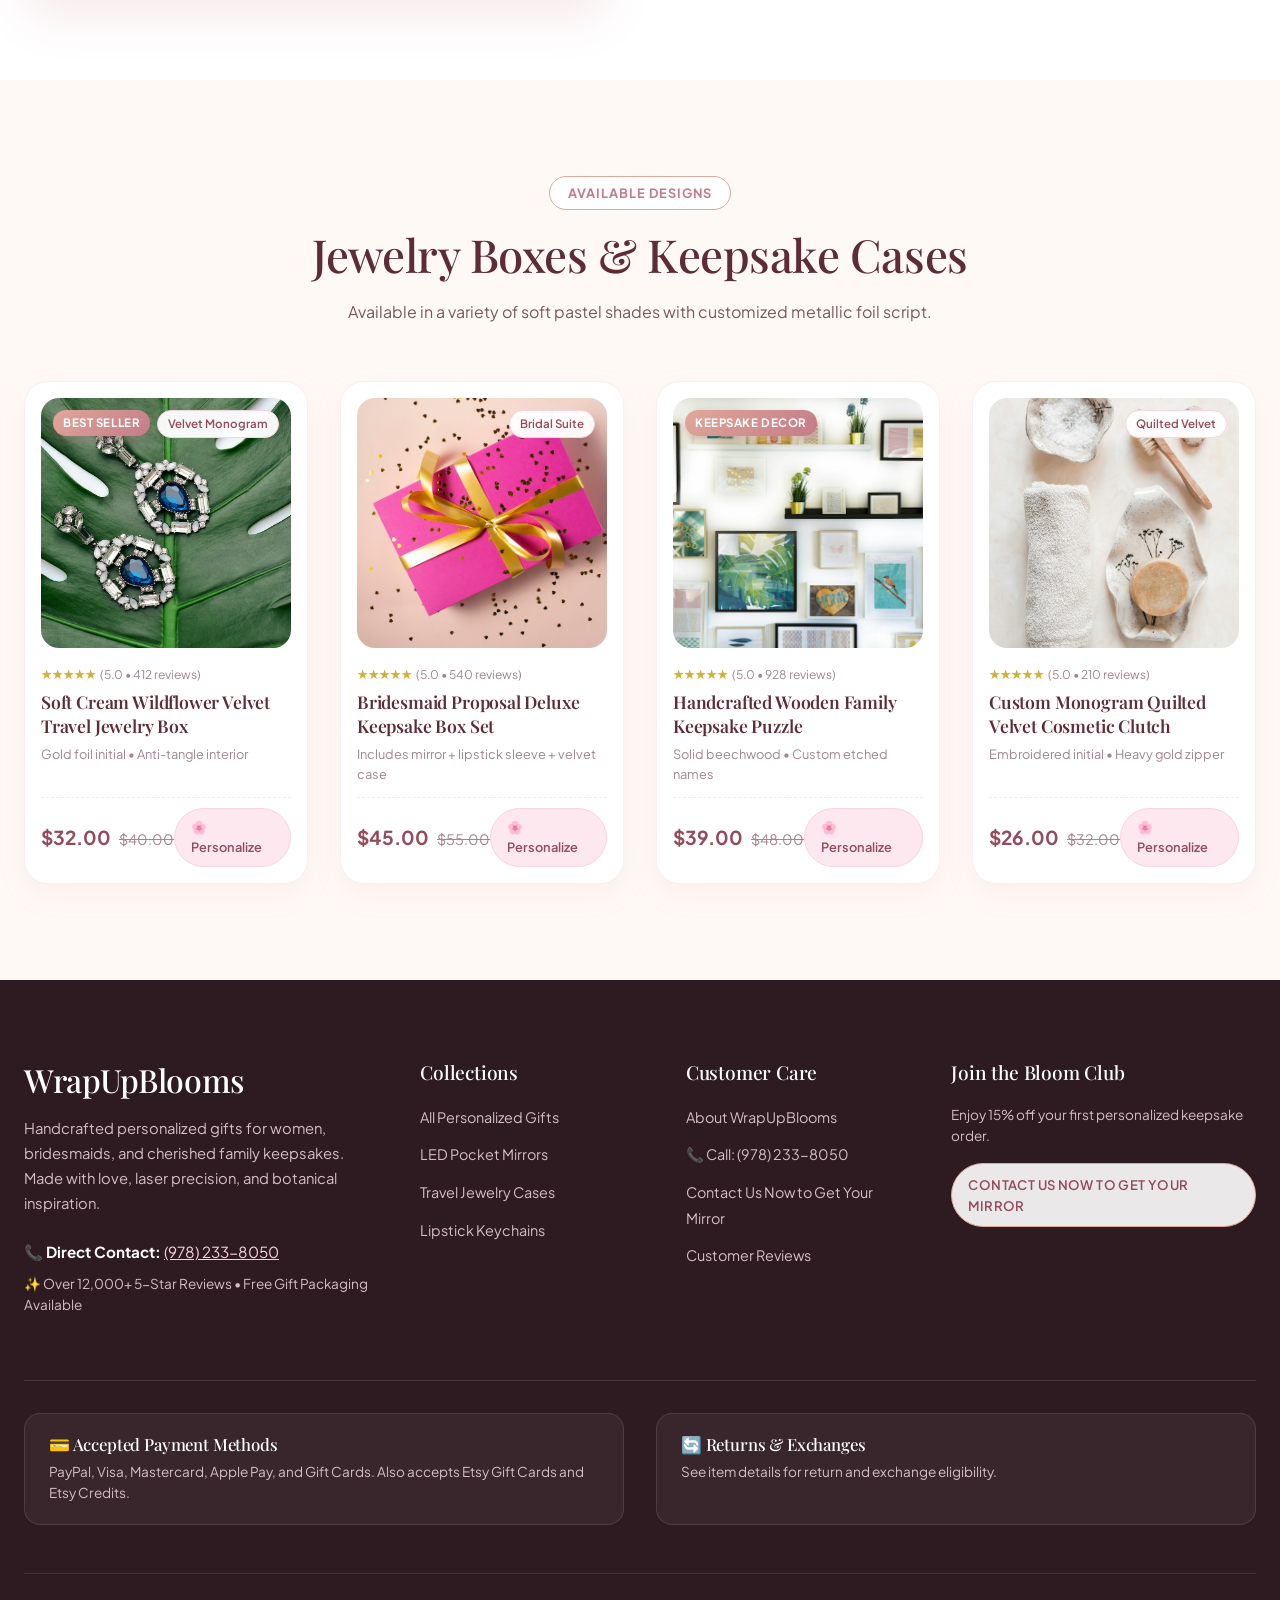
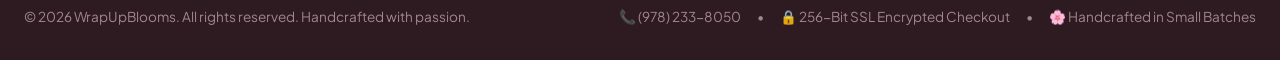
<file: preview/jewelry-boxes.html>
<!DOCTYPE html>
<html lang="en">
<head>
  <meta charset="UTF-8">
  <meta name="viewport" content="width=device-width, initial-scale=1.0">
  <title>Personalized Travel Jewelry Boxes &bull; WrapUpBlooms</title>
  
  <!-- Pink Flower Boutique Favicon -->
  <link rel="icon" type="image/svg+xml" href="favicon.svg">
  <link rel="alternate icon" type="image/png" href="favicon.png">
  <link rel="apple-touch-icon" href="favicon.png">
  
  <link rel="preconnect" href="https://fonts.googleapis.com">
  <link rel="preconnect" href="https://fonts.gstatic.com" crossorigin>
  <link href="https://fonts.googleapis.com/css2?family=Playfair+Display:ital,wght@0,400;0,600;0,700;1,400;1,600&family=Plus+Jakarta+Sans:wght@300;400;500;600;700&display=swap" rel="stylesheet">
  
  <link rel="stylesheet" href="../WrapUpBlooms-Theme/assets/theme.css">
  <style>
    .page-hero {
      padding: 5rem 0 3.5rem;
      background: radial-gradient(circle at 50% 30%, #FFF0F5 0%, var(--bg-cream) 100%);
      text-align: center;
      position: relative;
    }
    .features-card-grid {
      display: grid;
      grid-template-columns: repeat(auto-fit, minmax(280px, 1fr));
      gap: 2rem;
      margin: 3.5rem 0;
    }
    .feat-card {
      background: #FFF;
      border-radius: 24px;
      padding: 2rem;
      border: 1px solid var(--border-delicate);
      box-shadow: var(--shadow-soft);
      position: relative;
    }
  </style>
</head>
<body>

  <!-- Floating Blossom Petals Canvas -->
  <canvas id="petals-canvas"></canvas>

  <button id="toggle-petals" class="petals-toggle-btn" aria-label="Toggle Floating Blooms Animation">
    <span class="sparkle-dot"></span> Floating Blooms: ON
  </button>

  <!-- Announcement Bar -->
  <div class="announcement-bar" role="region" aria-label="Announcement">
    <div class="container">
      <div class="marquee-content">
        <span class="badge-pill">Special Offer</span>
        <span>🌸 <strong>Free Handcrafted Luxury Gift Box Packaging on orders over $50</strong></span>
        <span style="opacity: 0.5;">•</span>
        <span>📞 <strong>Call/Text: <a href="tel:9782338050" style="color: inherit; text-decoration: underline;">(978) 233-8050</a></strong></span>
        <span style="opacity: 0.5;">•</span>
        <span>✨ <strong>Use code BLOOM15 for 15% Off Your First Order</strong></span>
        <span class="badge-pill" style="background: rgba(255,255,255,0.8);">5.0 ★ Top Rated</span>
      </div>
    </div>
  </div>

  <!-- Two-Row Luxury Header -->
  <header class="site-header" role="banner">
    <div class="container">
      <!-- Row 1: Logo & Top Actions -->
      <div class="header-top-row">
        <div class="header-brand">
          <a href="index.html" class="brand-logo-text">
            <span class="bloom-icon">
              <svg width="24" height="24" viewBox="0 0 24 24" fill="none" stroke="currentColor" stroke-width="1.8" stroke-linecap="round" stroke-linejoin="round">
                <path d="M12 7.5a4.5 4.5 0 1 1 4.5 4.5M12 7.5A4.5 4.5 0 1 0 7.5 12M12 7.5V12m4.5 0a4.5 4.5 0 1 1-4.5 4.5M16.5 12H12m-4.5 0a4.5 4.5 0 1 0 4.5 4.5M7.5 12H12m0 4.5V12" />
                <circle cx="12" cy="12" r="2.5" fill="currentColor" />
              </svg>
            </span>
            <span>WrapUpBlooms</span>
          </a>
          <span class="brand-tagline-sub">Personalized Floral Keepsakes & Gifts</span>
        </div>

        <div class="header-top-actions">
          <a href="tel:9782338050" class="header-phone-pill" title="Call or Text WrapUpBlooms">
            <span>📞</span>
            <span>(978) 233-8050</span>
          </a>

          <button class="action-icon-btn" aria-label="Search" onclick="alert('Search WrapUpBlooms catalog');">
            <svg width="20" height="20" viewBox="0 0 24 24" fill="none" stroke="currentColor" stroke-width="1.8"><circle cx="11" cy="11" r="8"></circle><line x1="21" y1="21" x2="16.65" y2="16.65"></line></svg>
          </button>

          <button class="action-icon-btn cart-trigger-btn" aria-label="View Cart" onclick="window.WrapUpBloomsTheme.openCart();">
            <svg width="22" height="22" viewBox="0 0 24 24" fill="none" stroke="currentColor" stroke-width="1.8"><path d="M6 2L3 6v14a2 2 0 0 0 2 2h14a2 2 0 0 0 2-2V6l-3-4z"></path><line x1="3" y1="6" x2="21" y2="6"></line><path d="M16 10a4 4 0 0 1-8 0"></path></svg>
            <span class="cart-count-badge">2</span>
          </button>
        </div>
      </div>

      <!-- Row 2: Centered Navigation Bar -->
      <nav class="header-nav-row" role="navigation">
        <ul class="nav-menu">
          <li class="nav-item"><a href="index.html" class="nav-link">Home</a></li>
          
          <li class="nav-item">
            <a href="index.html#featured-collection" class="nav-link">
              <span>Shop Collections</span>
              <svg width="12" height="12" viewBox="0 0 24 24" fill="none" stroke="currentColor" stroke-width="2.5"><polyline points="6 9 12 15 18 9"></polyline></svg>
            </a>
            <div class="nav-dropdown">
              <a href="index.html#featured-collection" class="dropdown-item"><span class="icon">🌸</span><span>All Personalized Gifts</span></a>
              <a href="pocket-mirrors.html" class="dropdown-item"><span class="icon">🪞</span><span>Pocket & LED Mirrors</span></a>
              <a href="jewelry-boxes.html" class="dropdown-item"><span class="icon">💍</span><span>Jewelry & Keepsake Boxes</span></a>
              <a href="index.html#featured-collection" class="dropdown-item"><span class="icon">💄</span><span>Lipstick Case Keychains</span></a>
            </div>
          </li>

          <li class="nav-item"><a href="pocket-mirrors.html" class="nav-link">Pocket Mirrors</a></li>
          <li class="nav-item"><a href="jewelry-boxes.html" class="nav-link active">Jewelry Boxes</a></li>
          <li class="nav-item"><a href="our-story.html" class="nav-link">Our Story</a></li>
          <li class="nav-item"><a href="reviews.html" class="nav-link">Reviews</a></li>
          <li class="nav-item"><a href="contact.html" class="nav-link">Contact</a></li>
        </ul>
      </nav>
    </div>
  </header>

  <!-- Page Hero -->
  <section class="page-hero">
    <div class="container" style="max-width: 800px;">
      <span class="section-subtitle-pill">Bridal & Keepsake Collection</span>
      <h1 class="section-title" style="font-size: 3.2rem; margin-bottom: 1.25rem;">
        Personalized Velvet Travel Jewelry Boxes
      </h1>
      <p style="font-size: 1.15rem; color: var(--text-secondary); line-height: 1.7; margin-bottom: 2rem;">
        Keep cherished rings, earrings, and heirloom necklaces beautifully untangled on the go. Lined with ultra-soft blush velvet and customized with her gold monogram and birth flower.
      </p>
      <div style="display: flex; gap: 1rem; justify-content: center; flex-wrap: wrap;">
        <a href="#boxes-catalog" class="btn btn-primary"><span>View Jewelry Organizers</span></a>
        <a href="contact.html" class="btn btn-secondary"><span>Contact Us Now to Get Your Mirror</span></a>
      </div>
    </div>
  </section>

  <!-- Interior Anatomy Section -->
  <section style="padding: 5rem 0; background: #FFF;">
    <div class="container">
      <div style="display: grid; grid-template-columns: 1fr 1fr; gap: 4rem; align-items: center;">
        <div style="position: relative; border-radius: 28px; overflow: hidden; box-shadow: var(--shadow-hover);">
          <img src="images/product-jewelry-box.jpg" alt="Velvet Jewelry Case Interior" style="width: 100%; height: 100%; object-fit: cover;">
          <div style="position: absolute; bottom: 16px; left: 16px; right: 16px; background: rgba(255,255,255,0.92); backdrop-filter: blur(10px); padding: 14px 18px; border-radius: 14px; border: 1px solid var(--border-delicate);">
            <strong>Travel Dimensions: 4" x 4" x 2"</strong> &bull; Easily slips into luggage or purse
          </div>
        </div>

        <div>
          <span class="section-subtitle-pill">Smart Organization</span>
          <h2 style="font-size: 2.5rem; font-family: var(--font-serif); color: var(--primary-deep); margin-bottom: 1.25rem; line-height: 1.2;">
            Designed to Protect What You Cherish Most
          </h2>
          <p style="font-size: 1rem; line-height: 1.8; color: var(--text-secondary); margin-bottom: 1.5rem;">
            No more tangled chains or lost earring backs. Each WrapUpBlooms travel case is partitioned to securely hold everyday jewelry essentials with dedicated velvet slots.
          </p>

          <ul style="list-style: none; display: flex; flex-direction: column; gap: 1rem; color: var(--text-secondary); font-size: 0.95rem;">
            <li style="display: flex; align-items: center; gap: 10px;">
              <span style="color: var(--primary-rose); font-size: 1.2rem;">🌸</span>
              <strong>6 Padded Ring Slots:</strong> Cushioned rows keep engagement rings & bands snug.
            </li>
            <li style="display: flex; align-items: center; gap: 10px;">
              <span style="color: var(--primary-rose); font-size: 1.2rem;">✨</span>
              <strong>3 Anti-Tangle Necklace Hooks:</strong> Elasticized pouch prevents pendant knots.
            </li>
            <li style="display: flex; align-items: center; gap: 10px;">
              <span style="color: var(--primary-rose); font-size: 1.2rem;">🌿</span>
              <strong>Removable Cross Dividers:</strong> Reconfigure slots for bulkier hoops or lipstick.
            </li>
            <li style="display: flex; align-items: center; gap: 10px;">
              <span style="color: var(--primary-rose); font-size: 1.2rem;">🔒</span>
              <strong>Reinforced Gold Alloy Zipper:</strong> Keeps contents locked tight while traveling.
            </li>
          </ul>
        </div>
      </div>
    </div>
  </section>

  <!-- Product Catalog -->
  <section id="boxes-catalog" style="padding: 6rem 0; background: var(--bg-cream);">
    <div class="container">
      <div class="section-header-center">
        <span class="section-subtitle-pill">Available Designs</span>
        <h2 class="section-title">Jewelry Boxes & Keepsake Cases</h2>
        <p>Available in a variety of soft pastel shades with customized metallic foil script.</p>
      </div>

      <div style="display: grid; grid-template-columns: repeat(auto-fit, minmax(280px, 1fr)); gap: 2rem;">
        
        <div class="product-card">
          <div class="product-card-media">
            <span class="product-badge-sale">Best Seller</span>
            <span class="product-badge-custom">Velvet Monogram</span>
            <img src="images/product-jewelry-box.jpg" alt="Personalized Wildflower Velvet Travel Jewelry Box">
          </div>
          <div class="product-rating">★★★★★ <span style="font-size: 0.75rem; color: var(--text-muted);">(5.0 &bull; 412 reviews)</span></div>
          <h3 class="product-title">Soft Cream Wildflower Velvet Travel Jewelry Box</h3>
          <p class="product-tagline">Gold foil initial &bull; Anti-tangle interior</p>
          <div class="product-price-row">
            <div class="price-container">
              <span class="current-price">$32.00</span>
              <span class="compare-price">$40.00</span>
            </div>
            <a href="contact.html" class="btn-quick-add">🌸 Personalize</a>
          </div>
        </div>

        <div class="product-card">
          <div class="product-card-media">
            <span class="product-badge-custom">Bridal Suite</span>
            <img src="images/product-bridesmaid-box.jpg" alt="Bridesmaid Proposal Deluxe Floral Gift Box">
          </div>
          <div class="product-rating">★★★★★ <span style="font-size: 0.75rem; color: var(--text-muted);">(5.0 &bull; 540 reviews)</span></div>
          <h3 class="product-title">Bridesmaid Proposal Deluxe Keepsake Box Set</h3>
          <p class="product-tagline">Includes mirror + lipstick sleeve + velvet case</p>
          <div class="product-price-row">
            <div class="price-container">
              <span class="current-price">$45.00</span>
              <span class="compare-price">$55.00</span>
            </div>
            <a href="contact.html" class="btn-quick-add">🌸 Personalize</a>
          </div>
        </div>

        <div class="product-card">
          <div class="product-card-media">
            <span class="product-badge-sale">Keepsake Decor</span>
            <img src="images/product-bear-puzzle.jpg" alt="Wooden Bear Family Keepsake Puzzle">
          </div>
          <div class="product-rating">★★★★★ <span style="font-size: 0.75rem; color: var(--text-muted);">(5.0 &bull; 928 reviews)</span></div>
          <h3 class="product-title">Handcrafted Wooden Family Keepsake Puzzle</h3>
          <p class="product-tagline">Solid beechwood &bull; Custom etched names</p>
          <div class="product-price-row">
            <div class="price-container">
              <span class="current-price">$39.00</span>
              <span class="compare-price">$48.00</span>
            </div>
            <a href="contact.html" class="btn-quick-add">🌸 Personalize</a>
          </div>
        </div>

        <div class="product-card">
          <div class="product-card-media">
            <span class="product-badge-custom">Quilted Velvet</span>
            <img src="images/product-cosmetic-pouch.jpg" alt="Custom Monogram Velvet Cosmetic Pouch">
          </div>
          <div class="product-rating">★★★★★ <span style="font-size: 0.75rem; color: var(--text-muted);">(5.0 &bull; 210 reviews)</span></div>
          <h3 class="product-title">Custom Monogram Quilted Velvet Cosmetic Clutch</h3>
          <p class="product-tagline">Embroidered initial &bull; Heavy gold zipper</p>
          <div class="product-price-row">
            <div class="price-container">
              <span class="current-price">$26.00</span>
              <span class="compare-price">$32.00</span>
            </div>
            <a href="contact.html" class="btn-quick-add">🌸 Personalize</a>
          </div>
        </div>

      </div>
    </div>
  </section>

  <!-- Slide-out AJAX Cart Drawer -->
  <div id="cart-drawer-overlay" class="cart-drawer-overlay"></div>
  <div id="cart-drawer" class="cart-drawer" role="dialog" aria-modal="true" aria-label="Your Shopping Cart">
    <div class="cart-drawer-header">
      <h3 class="cart-drawer-title">Your Bloom Cart</h3>
      <button id="cart-drawer-close" class="cart-close-btn" aria-label="Close Cart"><svg width="20" height="20" viewBox="0 0 24 24" fill="none" stroke="currentColor" stroke-width="2"><line x1="18" y1="6" x2="6" y2="18"></line><line x1="6" y1="6" x2="18" y2="18"></line></svg></button>
    </div>
    <div class="shipping-meter">
      <div id="shipping-meter-text" class="shipping-meter-text">🌸 Add <strong>$7.50</strong> more to unlock FREE Luxury Gift Box Packaging!</div>
      <div class="shipping-bar-track"><div id="shipping-meter-fill" class="shipping-bar-fill" style="width: 87%;"></div></div>
    </div>
    <div class="cart-drawer-body"><div id="cart-drawer-items-list"></div></div>
    <div class="cart-drawer-footer">
      <div class="cart-subtotal-row"><span class="subtotal-label">Subtotal</span><span id="cart-drawer-subtotal" class="subtotal-val">$52.50</span></div>
      <button type="button" class="btn btn-primary" style="width: 100%;" onclick="alert('Proceeding to checkout');"><span>Proceed to Secure Checkout</span></button>
    </div>
  </div>

  <!-- Footer -->
  <footer class="site-footer" role="contentinfo">
    <div class="container">
      <div class="footer-grid">
        <div>
          <h3 class="footer-brand-title">WrapUpBlooms</h3>
          <p class="footer-desc">Handcrafted personalized gifts for women, bridesmaids, and cherished family keepsakes. Made with love, laser precision, and botanical inspiration.</p>
          <div style="font-size: 0.95rem; color: #FFF; margin-bottom: 0.5rem;">📞 <strong>Direct Contact:</strong> <a href="tel:9782338050" style="color: var(--accent-blush); text-decoration: underline;">(978) 233-8050</a></div>
          <div style="font-size: 0.85rem; color: #D6BDC4;">✨ Over 12,000+ 5-Star Reviews &bull; Free Gift Packaging Available</div>
        </div>
        <div>
          <h4 class="footer-heading">Collections</h4>
          <ul class="footer-links">
            <li><a href="index.html#featured-collection">All Personalized Gifts</a></li>
            <li><a href="pocket-mirrors.html">LED Pocket Mirrors</a></li>
            <li><a href="jewelry-boxes.html">Travel Jewelry Cases</a></li>
            <li><a href="index.html#featured-collection">Lipstick Keychains</a></li>
          </ul>
        </div>
        <div>
          <h4 class="footer-heading">Customer Care</h4>
          <ul class="footer-links">
            <li><a href="our-story.html">About WrapUpBlooms</a></li>
            <li><a href="tel:9782338050">📞 Call: (978) 233-8050</a></li>
            <li><a href="contact.html">Contact Us Now to Get Your Mirror</a></li>
            <li><a href="reviews.html">Customer Reviews</a></li>
          </ul>
        </div>
        <div>
          <h4 class="footer-heading">Join the Bloom Club</h4>
          <p style="font-size: 0.85rem; color: #D6BDC4; margin-bottom: 0.75rem;">Enjoy 15% off your first personalized keepsake order.</p>
          <div style="margin-top: 1rem;"><a href="contact.html" class="btn btn-secondary" style="width: 100%; font-size: 0.82rem; padding: 10px 16px;">Contact Us Now to Get Your Mirror</a></div>
        </div>
      </div>

      <!-- Store Policies in Footer -->
      <div style="border-top: 1px solid rgba(255, 255, 255, 0.12); padding: 2rem 0 1.5rem; margin-bottom: 1.5rem; display: grid; grid-template-columns: 1fr 1fr; gap: 2rem;">
        <div style="background: rgba(255, 255, 255, 0.05); padding: 1.25rem 1.5rem; border-radius: 16px; border: 1px solid rgba(255, 255, 255, 0.1);">
          <h5 style="color: #FFF; font-family: var(--font-serif); font-size: 1.05rem; margin-bottom: 0.35rem;">💳 Accepted Payment Methods</h5>
          <p style="color: #D6BDC4; font-size: 0.85rem; line-height: 1.6; margin: 0;">PayPal, Visa, Mastercard, Apple Pay, and Gift Cards. Also accepts Etsy Gift Cards and Etsy Credits.</p>
        </div>
        <div style="background: rgba(255, 255, 255, 0.05); padding: 1.25rem 1.5rem; border-radius: 16px; border: 1px solid rgba(255, 255, 255, 0.1);">
          <h5 style="color: #FFF; font-family: var(--font-serif); font-size: 1.05rem; margin-bottom: 0.35rem;">🔄 Returns & Exchanges</h5>
          <p style="color: #D6BDC4; font-size: 0.85rem; line-height: 1.6; margin: 0;">See item details for return and exchange eligibility.</p>
        </div>
      </div>

      <div class="footer-bottom">
        <div>&copy; 2026 WrapUpBlooms. All rights reserved. Handcrafted with passion.</div>
        <div style="display: flex; gap: 1rem; align-items: center; flex-wrap: wrap;">
          <span>📞 (978) 233-8050</span><span>&bull;</span><span>🔒 256-Bit SSL Encrypted Checkout</span><span>&bull;</span><span>🌸 Handcrafted in Small Batches</span>
        </div>
      </div>
    </div>
  </footer>

  <script src="../WrapUpBlooms-Theme/assets/floating-petals.js"></script>
  <script src="../WrapUpBlooms-Theme/assets/water-ripple.js"></script>
  <script src="../WrapUpBlooms-Theme/assets/theme.js"></script>
</body>
</html>
</file>
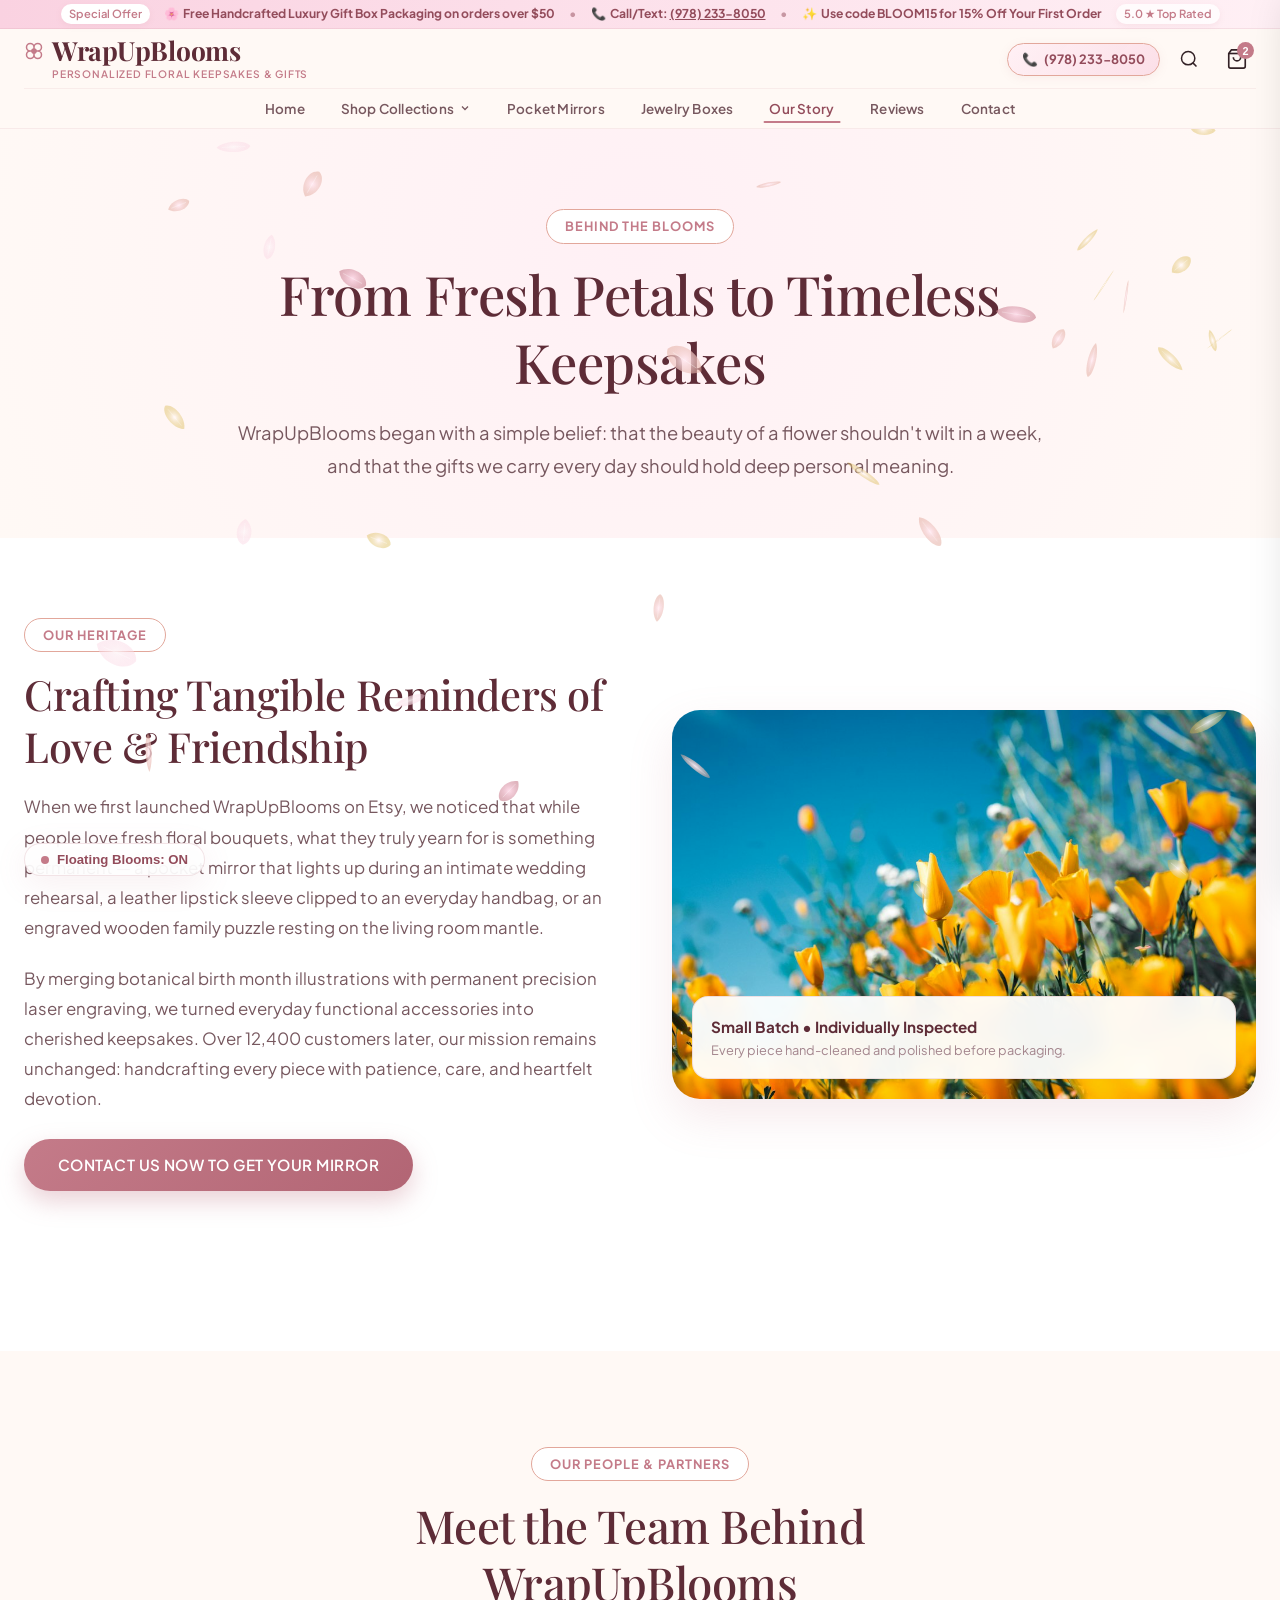
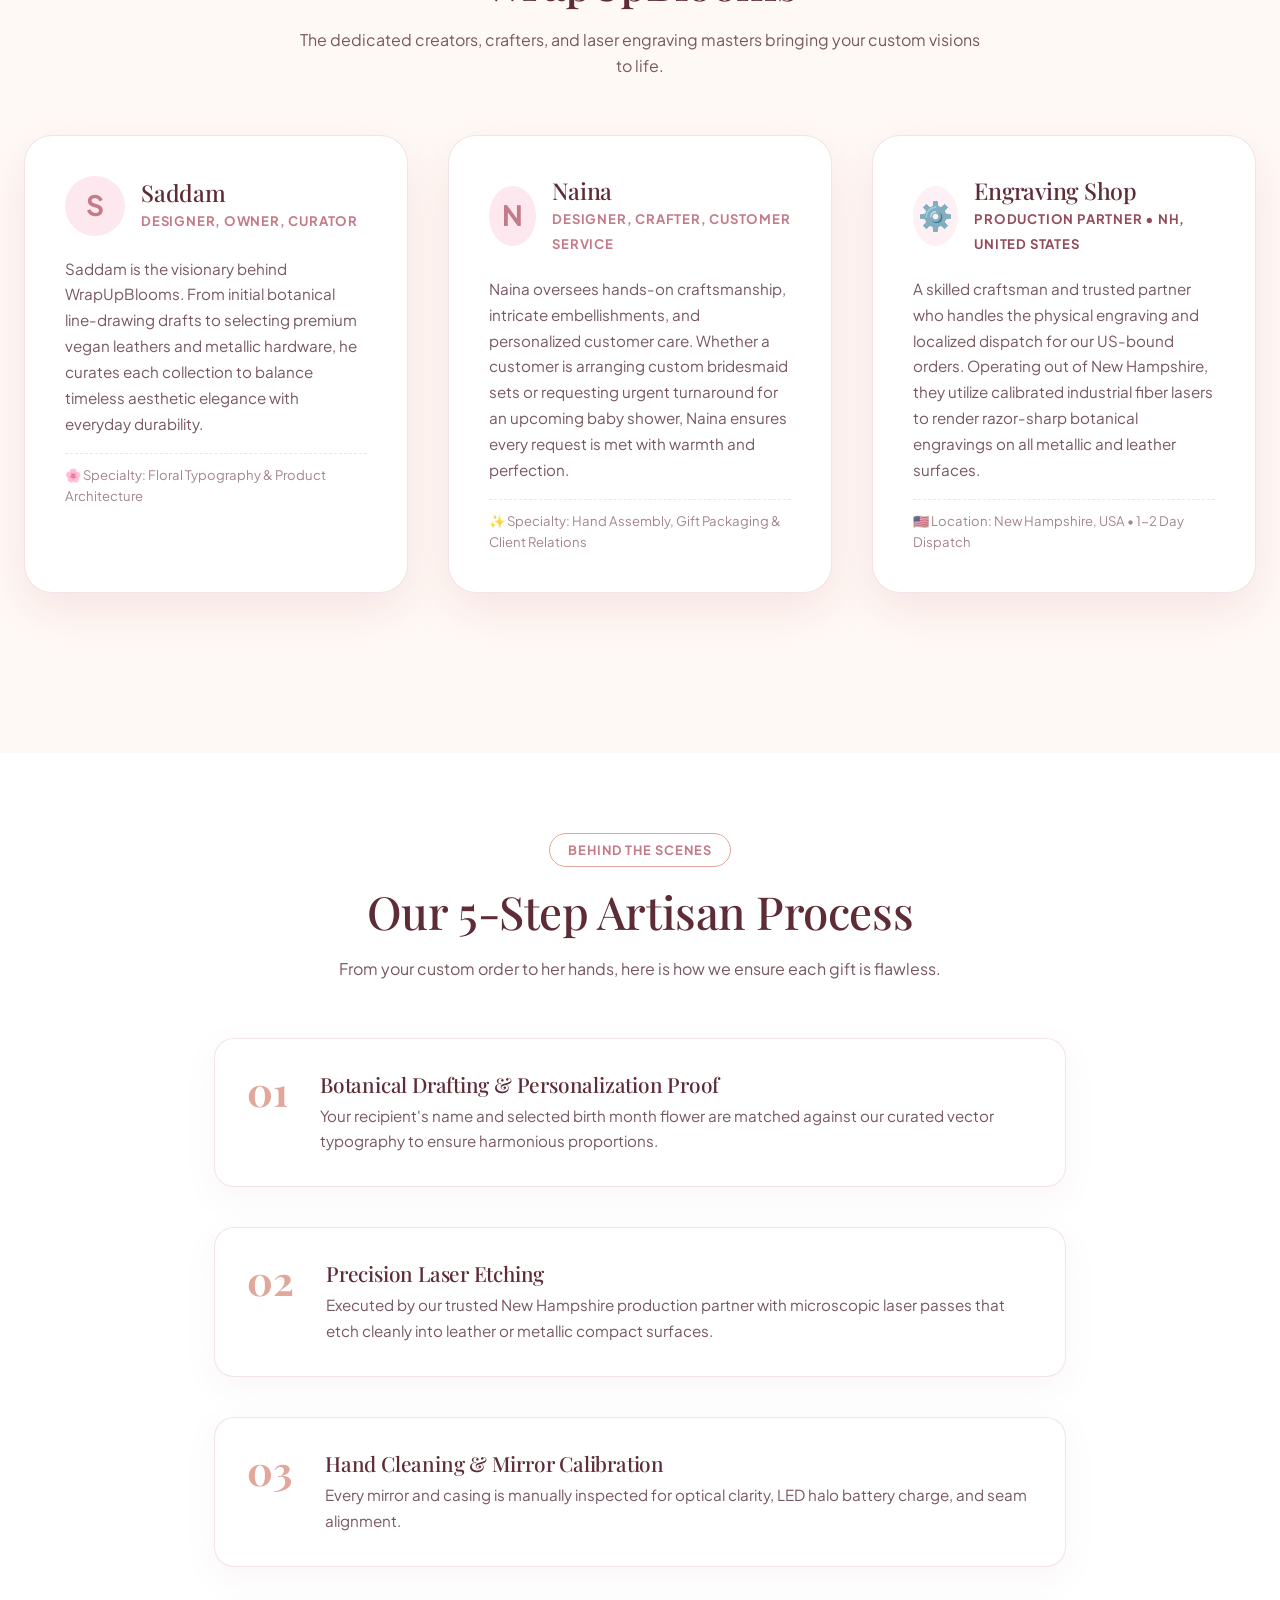
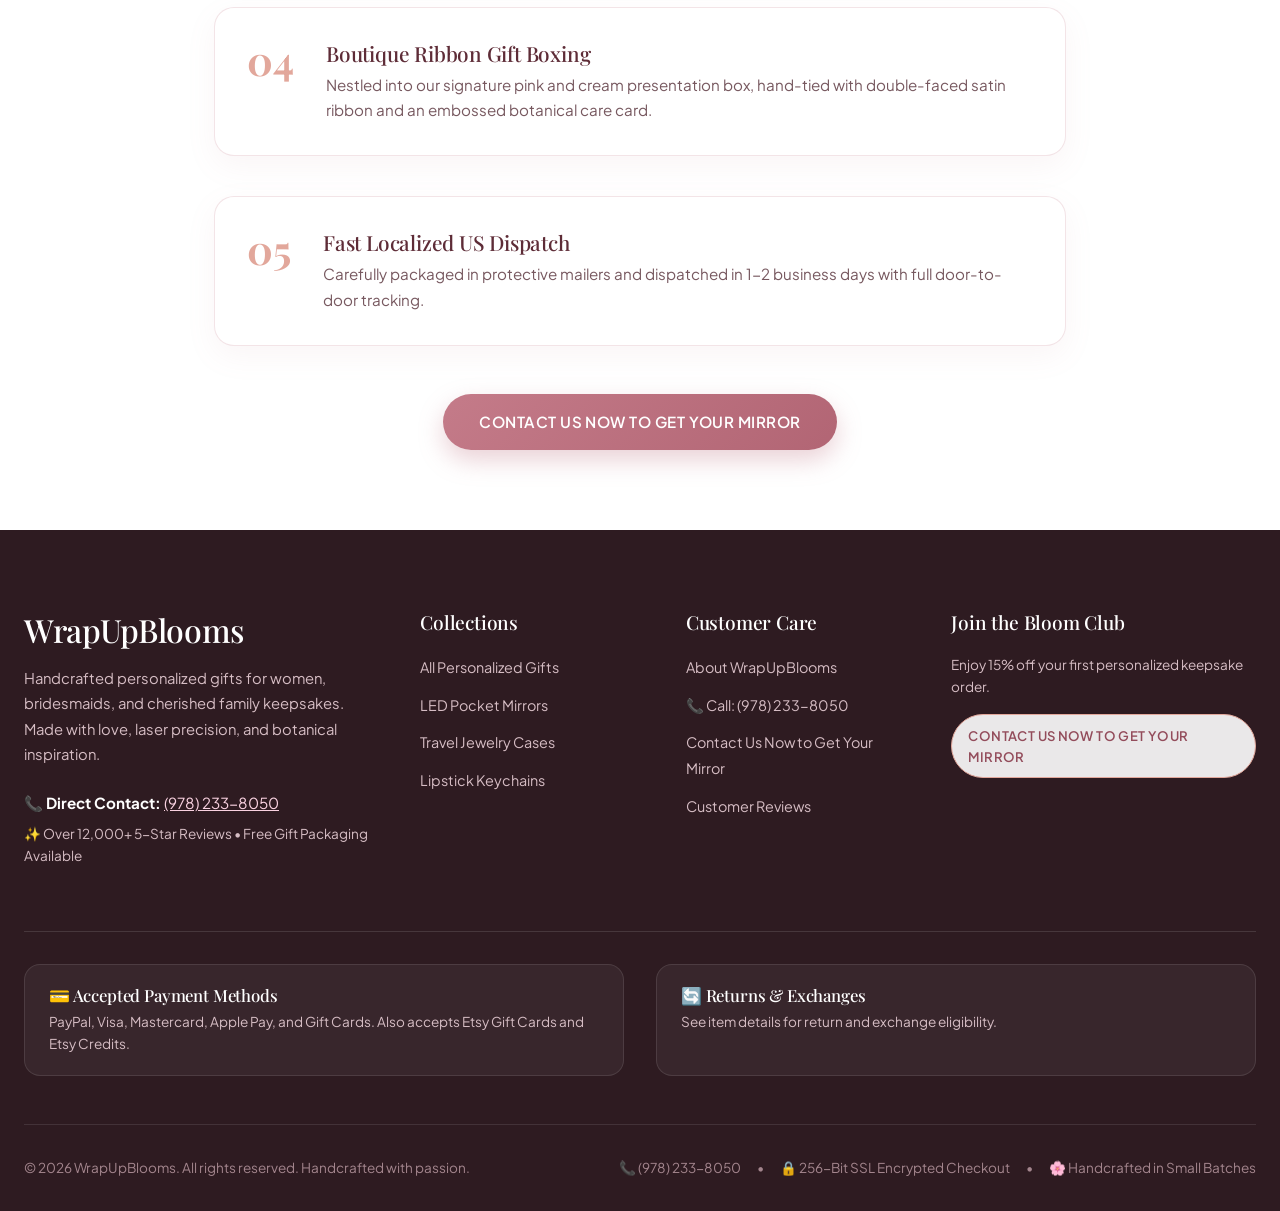
<file: preview/our-story.html>
<!DOCTYPE html>
<html lang="en">
<head>
  <meta charset="UTF-8">
  <meta name="viewport" content="width=device-width, initial-scale=1.0">
  <title>Our Story & Team &bull; WrapUpBlooms</title>
  
  <!-- Pink Flower Boutique Favicon -->
  <link rel="icon" type="image/svg+xml" href="favicon.svg">
  <link rel="alternate icon" type="image/png" href="favicon.png">
  <link rel="apple-touch-icon" href="favicon.png">
  
  <link rel="preconnect" href="https://fonts.googleapis.com">
  <link rel="preconnect" href="https://fonts.gstatic.com" crossorigin>
  <link href="https://fonts.googleapis.com/css2?family=Playfair+Display:ital,wght@0,400;0,600;0,700;1,400;1,600&family=Plus+Jakarta+Sans:wght@300;400;500;600;700&display=swap" rel="stylesheet">
  
  <link rel="stylesheet" href="../WrapUpBlooms-Theme/assets/theme.css">
  <style>
    .page-hero {
      padding: 5rem 0 3.5rem;
      background: radial-gradient(circle at 50% 30%, #FFF0F5 0%, var(--bg-cream) 100%);
      text-align: center;
      position: relative;
    }
    .process-step {
      display: flex;
      gap: 2rem;
      align-items: flex-start;
      margin-bottom: 2.5rem;
      background: #FFF;
      padding: 2rem;
      border-radius: 20px;
      border: 1px solid var(--border-delicate);
      box-shadow: var(--shadow-soft);
    }
    .step-number {
      font-size: 2.5rem;
      font-family: var(--font-serif);
      color: var(--accent-rose-gold);
      line-height: 1;
      font-weight: 700;
    }
  </style>
</head>
<body>

  <!-- Floating Blossom Petals Canvas -->
  <canvas id="petals-canvas"></canvas>

  <button id="toggle-petals" class="petals-toggle-btn" aria-label="Toggle Floating Blooms Animation">
    <span class="sparkle-dot"></span> Floating Blooms: ON
  </button>

  <!-- Announcement Bar -->
  <div class="announcement-bar" role="region" aria-label="Announcement">
    <div class="container">
      <div class="marquee-content">
        <span class="badge-pill">Special Offer</span>
        <span>🌸 <strong>Free Handcrafted Luxury Gift Box Packaging on orders over $50</strong></span>
        <span style="opacity: 0.5;">•</span>
        <span>📞 <strong>Call/Text: <a href="tel:9782338050" style="color: inherit; text-decoration: underline;">(978) 233-8050</a></strong></span>
        <span style="opacity: 0.5;">•</span>
        <span>✨ <strong>Use code BLOOM15 for 15% Off Your First Order</strong></span>
        <span class="badge-pill" style="background: rgba(255,255,255,0.8);">5.0 ★ Top Rated</span>
      </div>
    </div>
  </div>

  <!-- Two-Row Luxury Header -->
  <header class="site-header" role="banner">
    <div class="container">
      <div class="header-top-row">
        <div class="header-brand">
          <a href="index.html" class="brand-logo-text">
            <span class="bloom-icon">
              <svg width="24" height="24" viewBox="0 0 24 24" fill="none" stroke="currentColor" stroke-width="1.8" stroke-linecap="round" stroke-linejoin="round">
                <path d="M12 7.5a4.5 4.5 0 1 1 4.5 4.5M12 7.5A4.5 4.5 0 1 0 7.5 12M12 7.5V12m4.5 0a4.5 4.5 0 1 1-4.5 4.5M16.5 12H12m-4.5 0a4.5 4.5 0 1 0 4.5 4.5M7.5 12H12m0 4.5V12" />
                <circle cx="12" cy="12" r="2.5" fill="currentColor" />
              </svg>
            </span>
            <span>WrapUpBlooms</span>
          </a>
          <span class="brand-tagline-sub">Personalized Floral Keepsakes & Gifts</span>
        </div>

        <div class="header-top-actions">
          <a href="tel:9782338050" class="header-phone-pill" title="Call or Text WrapUpBlooms">
            <span>📞</span>
            <span>(978) 233-8050</span>
          </a>

          <button class="action-icon-btn" aria-label="Search" onclick="alert('Search WrapUpBlooms catalog');">
            <svg width="20" height="20" viewBox="0 0 24 24" fill="none" stroke="currentColor" stroke-width="1.8"><circle cx="11" cy="11" r="8"></circle><line x1="21" y1="21" x2="16.65" y2="16.65"></line></svg>
          </button>

          <button class="action-icon-btn cart-trigger-btn" aria-label="View Cart" onclick="window.WrapUpBloomsTheme.openCart();">
            <svg width="22" height="22" viewBox="0 0 24 24" fill="none" stroke="currentColor" stroke-width="1.8"><path d="M6 2L3 6v14a2 2 0 0 0 2 2h14a2 2 0 0 0 2-2V6l-3-4z"></path><line x1="3" y1="6" x2="21" y2="6"></line><path d="M16 10a4 4 0 0 1-8 0"></path></svg>
            <span class="cart-count-badge">2</span>
          </button>
        </div>
      </div>

      <nav class="header-nav-row" role="navigation">
        <ul class="nav-menu">
          <li class="nav-item"><a href="index.html" class="nav-link">Home</a></li>
          
          <li class="nav-item">
            <a href="index.html#featured-collection" class="nav-link">
              <span>Shop Collections</span>
              <svg width="12" height="12" viewBox="0 0 24 24" fill="none" stroke="currentColor" stroke-width="2.5"><polyline points="6 9 12 15 18 9"></polyline></svg>
            </a>
            <div class="nav-dropdown">
              <a href="index.html#featured-collection" class="dropdown-item"><span class="icon">🌸</span><span>All Personalized Gifts</span></a>
              <a href="pocket-mirrors.html" class="dropdown-item"><span class="icon">🪞</span><span>Pocket & LED Mirrors</span></a>
              <a href="jewelry-boxes.html" class="dropdown-item"><span class="icon">💍</span><span>Jewelry & Keepsake Boxes</span></a>
              <a href="index.html#featured-collection" class="dropdown-item"><span class="icon">💄</span><span>Lipstick Case Keychains</span></a>
            </div>
          </li>

          <li class="nav-item"><a href="pocket-mirrors.html" class="nav-link">Pocket Mirrors</a></li>
          <li class="nav-item"><a href="jewelry-boxes.html" class="nav-link">Jewelry Boxes</a></li>
          <li class="nav-item"><a href="our-story.html" class="nav-link active">Our Story</a></li>
          <li class="nav-item"><a href="reviews.html" class="nav-link">Reviews</a></li>
          <li class="nav-item"><a href="contact.html" class="nav-link">Contact</a></li>
        </ul>
      </nav>
    </div>
  </header>

  <!-- Page Hero -->
  <section class="page-hero">
    <div class="container" style="max-width: 860px;">
      <span class="section-subtitle-pill">Behind the Blooms</span>
      <h1 class="section-title" style="font-size: 3.4rem; margin-bottom: 1.25rem;">
        From Fresh Petals to Timeless Keepsakes
      </h1>
      <p style="font-size: 1.15rem; color: var(--text-secondary); line-height: 1.8;">
        WrapUpBlooms began with a simple belief: that the beauty of a flower shouldn't wilt in a week, and that the gifts we carry every day should hold deep personal meaning.
      </p>
    </div>
  </section>

  <!-- Narrative Section -->
  <section style="padding: 5rem 0; background: #FFF;">
    <div class="container">
      <div style="display: grid; grid-template-columns: 1fr 1fr; gap: 4rem; align-items: center; margin-bottom: 5rem;">
        <div>
          <span class="section-subtitle-pill">Our Heritage</span>
          <h2 style="font-family: var(--font-serif); font-size: 2.6rem; color: var(--primary-deep); margin-bottom: 1.25rem; line-height: 1.25;">
            Crafting Tangible Reminders of Love & Friendship
          </h2>
          <p style="font-size: 1.05rem; line-height: 1.8; color: var(--text-secondary); margin-bottom: 1.25rem;">
            When we first launched WrapUpBlooms on Etsy, we noticed that while people love fresh floral bouquets, what they truly yearn for is something permanent &mdash; a pocket mirror that lights up during an intimate wedding rehearsal, a leather lipstick sleeve clipped to an everyday handbag, or an engraved wooden family puzzle resting on the living room mantle.
          </p>
          <p style="font-size: 1.05rem; line-height: 1.8; color: var(--text-secondary); margin-bottom: 1.5rem;">
            By merging botanical birth month illustrations with permanent precision laser engraving, we turned everyday functional accessories into cherished keepsakes. Over 12,400 customers later, our mission remains unchanged: handcrafting every piece with patience, care, and heartfelt devotion.
          </p>
          <a href="contact.html" class="btn btn-primary"><span>Contact Us Now to Get Your Mirror</span></a>
        </div>

        <div style="position: relative; border-radius: 28px; overflow: hidden; box-shadow: var(--shadow-hover);">
          <img src="images/story-artisan-craft.jpg" alt="Artisan Studio Workshop" style="width: 100%; height: 100%; object-fit: cover;">
          <div style="position: absolute; bottom: 20px; left: 20px; right: 20px; background: rgba(255,255,255,0.94); backdrop-filter: blur(12px); padding: 18px; border-radius: 16px; border: 1px solid var(--border-delicate);">
            <div style="font-weight: 700; color: var(--primary-deep); font-size: 0.95rem;">Small Batch &bull; Individually Inspected</div>
            <div style="font-size: 0.8rem; color: var(--text-muted);">Every piece hand-cleaned and polished before packaging.</div>
          </div>
        </div>
      </div>
    </div>
  </section>

  <!-- Shop Members & Production Partners Section -->
  <section style="padding: 6rem 0; background: var(--bg-cream);">
    <div class="container">
      <div class="section-header-center">
        <span class="section-subtitle-pill">Our People & Partners</span>
        <h2 class="section-title">Meet the Team Behind WrapUpBlooms</h2>
        <p>The dedicated creators, crafters, and laser engraving masters bringing your custom visions to life.</p>
      </div>

      <div style="display: grid; grid-template-columns: repeat(auto-fit, minmax(320px, 1fr)); gap: 2.5rem; margin-bottom: 4rem;">
        
        <!-- Saddam -->
        <div style="background: #FFF; border-radius: 28px; padding: 2.5rem; border: 1.5px solid var(--border-delicate); box-shadow: var(--shadow-hover);">
          <div style="display: flex; align-items: center; gap: 16px; margin-bottom: 1.25rem;">
            <div style="width: 60px; height: 60px; border-radius: 50%; background: var(--bg-petal); color: var(--primary-rose); display: flex; align-items: center; justify-content: center; font-size: 1.75rem; font-weight: 700;">
              S
            </div>
            <div>
              <h3 style="font-family: var(--font-serif); font-size: 1.45rem; color: var(--primary-deep); margin: 0;">Saddam</h3>
              <span style="font-size: 0.82rem; font-weight: 700; color: var(--primary-rose); text-transform: uppercase; letter-spacing: 0.06em;">Designer, Owner, Curator</span>
            </div>
          </div>
          <p style="font-size: 0.95rem; color: var(--text-secondary); line-height: 1.7; margin-bottom: 1rem;">
            Saddam is the visionary behind WrapUpBlooms. From initial botanical line-drawing drafts to selecting premium vegan leathers and metallic hardware, he curates each collection to balance timeless aesthetic elegance with everyday durability.
          </p>
          <div style="font-size: 0.82rem; color: var(--text-muted); border-top: 1px dashed var(--border-delicate); padding-top: 10px;">
            🌸 Specialty: Floral Typography & Product Architecture
          </div>
        </div>

        <!-- Naina -->
        <div style="background: #FFF; border-radius: 28px; padding: 2.5rem; border: 1.5px solid var(--border-delicate); box-shadow: var(--shadow-hover);">
          <div style="display: flex; align-items: center; gap: 16px; margin-bottom: 1.25rem;">
            <div style="width: 60px; height: 60px; border-radius: 50%; background: var(--bg-petal); color: var(--primary-rose); display: flex; align-items: center; justify-content: center; font-size: 1.75rem; font-weight: 700;">
              N
            </div>
            <div>
              <h3 style="font-family: var(--font-serif); font-size: 1.45rem; color: var(--primary-deep); margin: 0;">Naina</h3>
              <span style="font-size: 0.82rem; font-weight: 700; color: var(--primary-rose); text-transform: uppercase; letter-spacing: 0.06em;">Designer, Crafter, Customer Service</span>
            </div>
          </div>
          <p style="font-size: 0.95rem; color: var(--text-secondary); line-height: 1.7; margin-bottom: 1rem;">
            Naina oversees hands-on craftsmanship, intricate embellishments, and personalized customer care. Whether a customer is arranging custom bridesmaid sets or requesting urgent turnaround for an upcoming baby shower, Naina ensures every request is met with warmth and perfection.
          </p>
          <div style="font-size: 0.82rem; color: var(--text-muted); border-top: 1px dashed var(--border-delicate); padding-top: 10px;">
            ✨ Specialty: Hand Assembly, Gift Packaging & Client Relations
          </div>
        </div>

        <!-- Engraving Shop -->
        <div style="background: #FFF; border-radius: 28px; padding: 2.5rem; border: 1.5px solid var(--border-delicate); box-shadow: var(--shadow-hover);">
          <div style="display: flex; align-items: center; gap: 16px; margin-bottom: 1.25rem;">
            <div style="width: 60px; height: 60px; border-radius: 50%; background: var(--bg-blush); color: var(--accent-gold); display: flex; align-items: center; justify-content: center; font-size: 1.75rem;">
              ⚙️
            </div>
            <div>
              <h3 style="font-family: var(--font-serif); font-size: 1.45rem; color: var(--primary-deep); margin: 0;">Engraving Shop</h3>
              <span style="font-size: 0.82rem; font-weight: 700; color: var(--primary-dark-rose); text-transform: uppercase; letter-spacing: 0.06em;">Production Partner &bull; NH, United States</span>
            </div>
          </div>
          <p style="font-size: 0.95rem; color: var(--text-secondary); line-height: 1.7; margin-bottom: 1rem;">
            A skilled craftsman and trusted partner who handles the physical engraving and localized dispatch for our US-bound orders. Operating out of New Hampshire, they utilize calibrated industrial fiber lasers to render razor-sharp botanical engravings on all metallic and leather surfaces.
          </p>
          <div style="font-size: 0.82rem; color: var(--text-muted); border-top: 1px dashed var(--border-delicate); padding-top: 10px;">
            🇺🇸 Location: New Hampshire, USA &bull; 1-2 Day Dispatch
          </div>
        </div>

      </div>
    </div>
  </section>

  <!-- 5-Step Creation Process -->
  <section style="padding: 5rem 0; background: #FFF;">
    <div class="container" style="max-width: 900px;">
      <div class="section-header-center">
        <span class="section-subtitle-pill">Behind the Scenes</span>
        <h2 class="section-title">Our 5-Step Artisan Process</h2>
        <p>From your custom order to her hands, here is how we ensure each gift is flawless.</p>
      </div>

      <div class="process-step">
        <div class="step-number">01</div>
        <div>
          <h3 style="font-family: var(--font-serif); font-size: 1.3rem; color: var(--primary-deep); margin-bottom: 6px;">Botanical Drafting & Personalization Proof</h3>
          <p style="font-size: 0.95rem; color: var(--text-secondary); line-height: 1.7;">Your recipient's name and selected birth month flower are matched against our curated vector typography to ensure harmonious proportions.</p>
        </div>
      </div>

      <div class="process-step">
        <div class="step-number">02</div>
        <div>
          <h3 style="font-family: var(--font-serif); font-size: 1.3rem; color: var(--primary-deep); margin-bottom: 6px;">Precision Laser Etching</h3>
          <p style="font-size: 0.95rem; color: var(--text-secondary); line-height: 1.7;">Executed by our trusted New Hampshire production partner with microscopic laser passes that etch cleanly into leather or metallic compact surfaces.</p>
        </div>
      </div>

      <div class="process-step">
        <div class="step-number">03</div>
        <div>
          <h3 style="font-family: var(--font-serif); font-size: 1.3rem; color: var(--primary-deep); margin-bottom: 6px;">Hand Cleaning & Mirror Calibration</h3>
          <p style="font-size: 0.95rem; color: var(--text-secondary); line-height: 1.7;">Every mirror and casing is manually inspected for optical clarity, LED halo battery charge, and seam alignment.</p>
        </div>
      </div>

      <div class="process-step">
        <div class="step-number">04</div>
        <div>
          <h3 style="font-family: var(--font-serif); font-size: 1.3rem; color: var(--primary-deep); margin-bottom: 6px;">Boutique Ribbon Gift Boxing</h3>
          <p style="font-size: 0.95rem; color: var(--text-secondary); line-height: 1.7;">Nestled into our signature pink and cream presentation box, hand-tied with double-faced satin ribbon and an embossed botanical care card.</p>
        </div>
      </div>

      <div class="process-step">
        <div class="step-number">05</div>
        <div>
          <h3 style="font-family: var(--font-serif); font-size: 1.3rem; color: var(--primary-deep); margin-bottom: 6px;">Fast Localized US Dispatch</h3>
          <p style="font-size: 0.95rem; color: var(--text-secondary); line-height: 1.7;">Carefully packaged in protective mailers and dispatched in 1-2 business days with full door-to-door tracking.</p>
        </div>
      </div>

      <div style="text-align: center; margin-top: 3rem;">
        <a href="contact.html" class="btn btn-primary" style="padding: 16px 36px;">
          <span>Contact Us Now to Get Your Mirror</span>
        </a>
      </div>
    </div>
  </section>

  <!-- Slide-out AJAX Cart Drawer -->
  <div id="cart-drawer-overlay" class="cart-drawer-overlay"></div>
  <div id="cart-drawer" class="cart-drawer" role="dialog" aria-modal="true" aria-label="Your Shopping Cart">
    <div class="cart-drawer-header">
      <h3 class="cart-drawer-title">Your Bloom Cart</h3>
      <button id="cart-drawer-close" class="cart-close-btn" aria-label="Close Cart"><svg width="20" height="20" viewBox="0 0 24 24" fill="none" stroke="currentColor" stroke-width="2"><line x1="18" y1="6" x2="6" y2="18"></line><line x1="6" y1="6" x2="18" y2="18"></line></svg></button>
    </div>
    <div class="shipping-meter">
      <div id="shipping-meter-text" class="shipping-meter-text">🌸 Add <strong>$7.50</strong> more to unlock FREE Luxury Gift Box Packaging!</div>
      <div class="shipping-bar-track"><div id="shipping-meter-fill" class="shipping-bar-fill" style="width: 87%;"></div></div>
    </div>
    <div class="cart-drawer-body"><div id="cart-drawer-items-list"></div></div>
    <div class="cart-drawer-footer">
      <div class="cart-subtotal-row"><span class="subtotal-label">Subtotal</span><span id="cart-drawer-subtotal" class="subtotal-val">$52.50</span></div>
      <button type="button" class="btn btn-primary" style="width: 100%;" onclick="alert('Proceeding to checkout');"><span>Proceed to Secure Checkout</span></button>
    </div>
  </div>

  <!-- Footer -->
  <footer class="site-footer" role="contentinfo">
    <div class="container">
      <div class="footer-grid">
        <div>
          <h3 class="footer-brand-title">WrapUpBlooms</h3>
          <p class="footer-desc">Handcrafted personalized gifts for women, bridesmaids, and cherished family keepsakes. Made with love, laser precision, and botanical inspiration.</p>
          <div style="font-size: 0.95rem; color: #FFF; margin-bottom: 0.5rem;">📞 <strong>Direct Contact:</strong> <a href="tel:9782338050" style="color: var(--accent-blush); text-decoration: underline;">(978) 233-8050</a></div>
          <div style="font-size: 0.85rem; color: #D6BDC4;">✨ Over 12,000+ 5-Star Reviews &bull; Free Gift Packaging Available</div>
        </div>
        <div>
          <h4 class="footer-heading">Collections</h4>
          <ul class="footer-links">
            <li><a href="index.html#featured-collection">All Personalized Gifts</a></li>
            <li><a href="pocket-mirrors.html">LED Pocket Mirrors</a></li>
            <li><a href="jewelry-boxes.html">Travel Jewelry Cases</a></li>
            <li><a href="index.html#featured-collection">Lipstick Keychains</a></li>
          </ul>
        </div>
        <div>
          <h4 class="footer-heading">Customer Care</h4>
          <ul class="footer-links">
            <li><a href="our-story.html">About WrapUpBlooms</a></li>
            <li><a href="tel:9782338050">📞 Call: (978) 233-8050</a></li>
            <li><a href="contact.html">Contact Us Now to Get Your Mirror</a></li>
            <li><a href="reviews.html">Customer Reviews</a></li>
          </ul>
        </div>
        <div>
          <h4 class="footer-heading">Join the Bloom Club</h4>
          <p style="font-size: 0.85rem; color: #D6BDC4; margin-bottom: 0.75rem;">Enjoy 15% off your first personalized keepsake order.</p>
          <div style="margin-top: 1rem;"><a href="contact.html" class="btn btn-secondary" style="width: 100%; font-size: 0.82rem; padding: 10px 16px;">Contact Us Now to Get Your Mirror</a></div>
        </div>
      </div>

      <!-- Store Policies in Footer -->
      <div style="border-top: 1px solid rgba(255, 255, 255, 0.12); padding: 2rem 0 1.5rem; margin-bottom: 1.5rem; display: grid; grid-template-columns: 1fr 1fr; gap: 2rem;">
        <div style="background: rgba(255, 255, 255, 0.05); padding: 1.25rem 1.5rem; border-radius: 16px; border: 1px solid rgba(255, 255, 255, 0.1);">
          <h5 style="color: #FFF; font-family: var(--font-serif); font-size: 1.05rem; margin-bottom: 0.35rem;">💳 Accepted Payment Methods</h5>
          <p style="color: #D6BDC4; font-size: 0.85rem; line-height: 1.6; margin: 0;">PayPal, Visa, Mastercard, Apple Pay, and Gift Cards. Also accepts Etsy Gift Cards and Etsy Credits.</p>
        </div>
        <div style="background: rgba(255, 255, 255, 0.05); padding: 1.25rem 1.5rem; border-radius: 16px; border: 1px solid rgba(255, 255, 255, 0.1);">
          <h5 style="color: #FFF; font-family: var(--font-serif); font-size: 1.05rem; margin-bottom: 0.35rem;">🔄 Returns & Exchanges</h5>
          <p style="color: #D6BDC4; font-size: 0.85rem; line-height: 1.6; margin: 0;">See item details for return and exchange eligibility.</p>
        </div>
      </div>

      <div class="footer-bottom">
        <div>&copy; 2026 WrapUpBlooms. All rights reserved. Handcrafted with passion.</div>
        <div style="display: flex; gap: 1rem; align-items: center; flex-wrap: wrap;">
          <span>📞 (978) 233-8050</span><span>&bull;</span><span>🔒 256-Bit SSL Encrypted Checkout</span><span>&bull;</span><span>🌸 Handcrafted in Small Batches</span>
        </div>
      </div>
    </div>
  </footer>

  <script src="../WrapUpBlooms-Theme/assets/floating-petals.js"></script>
  <script src="../WrapUpBlooms-Theme/assets/water-ripple.js"></script>
  <script src="../WrapUpBlooms-Theme/assets/theme.js"></script>
</body>
</html>
</file>
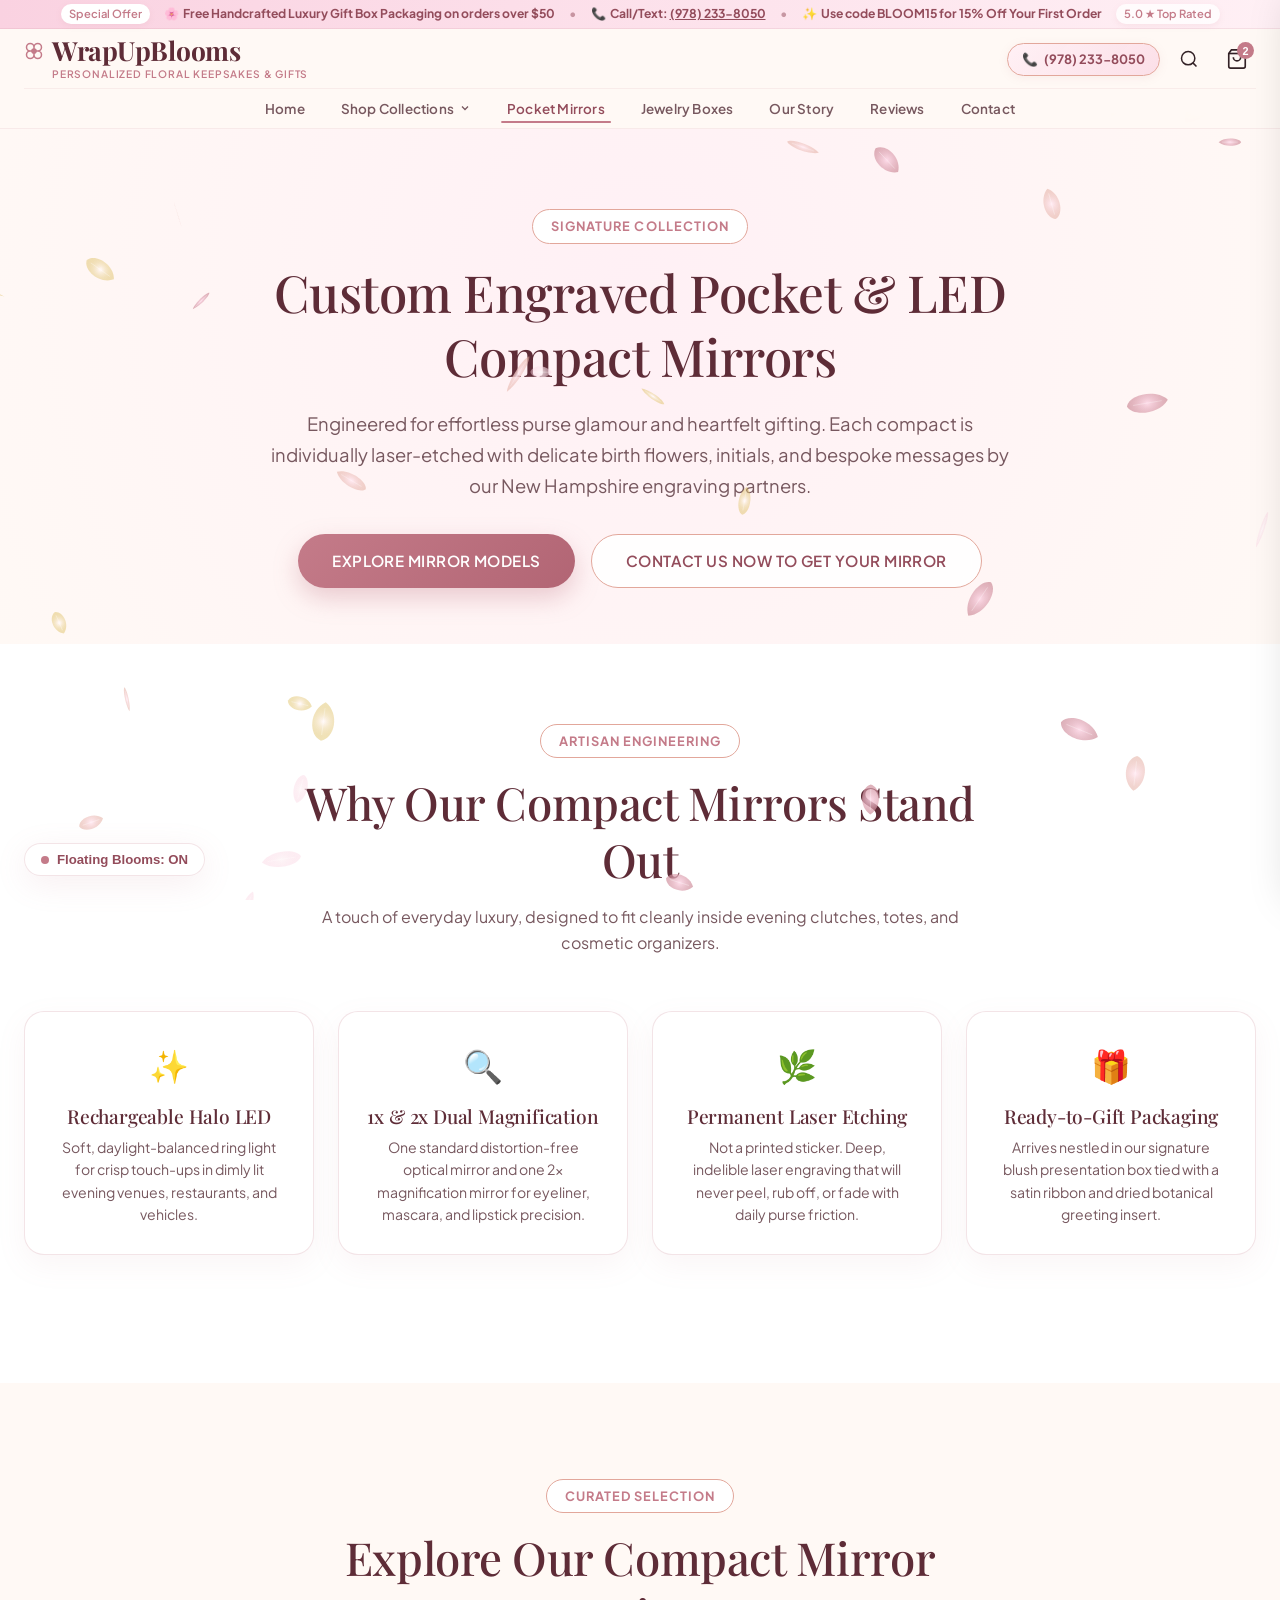
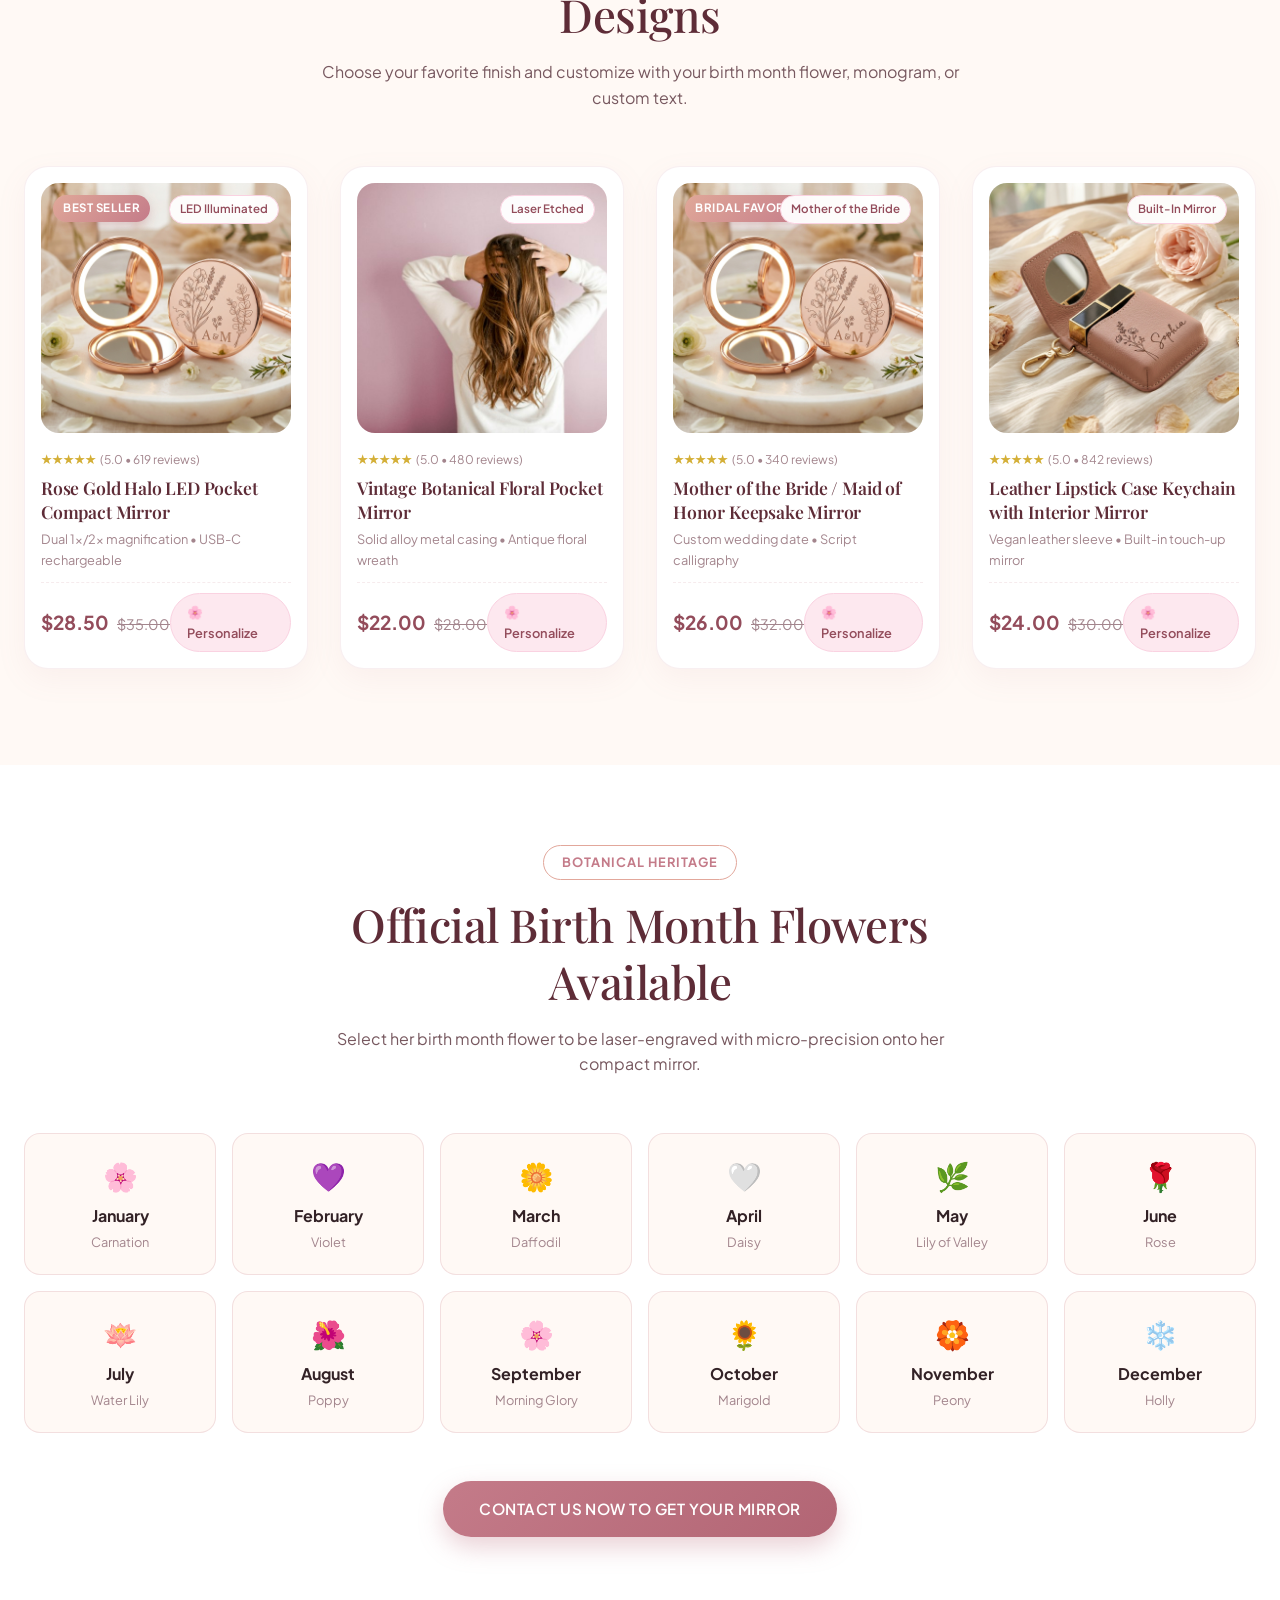
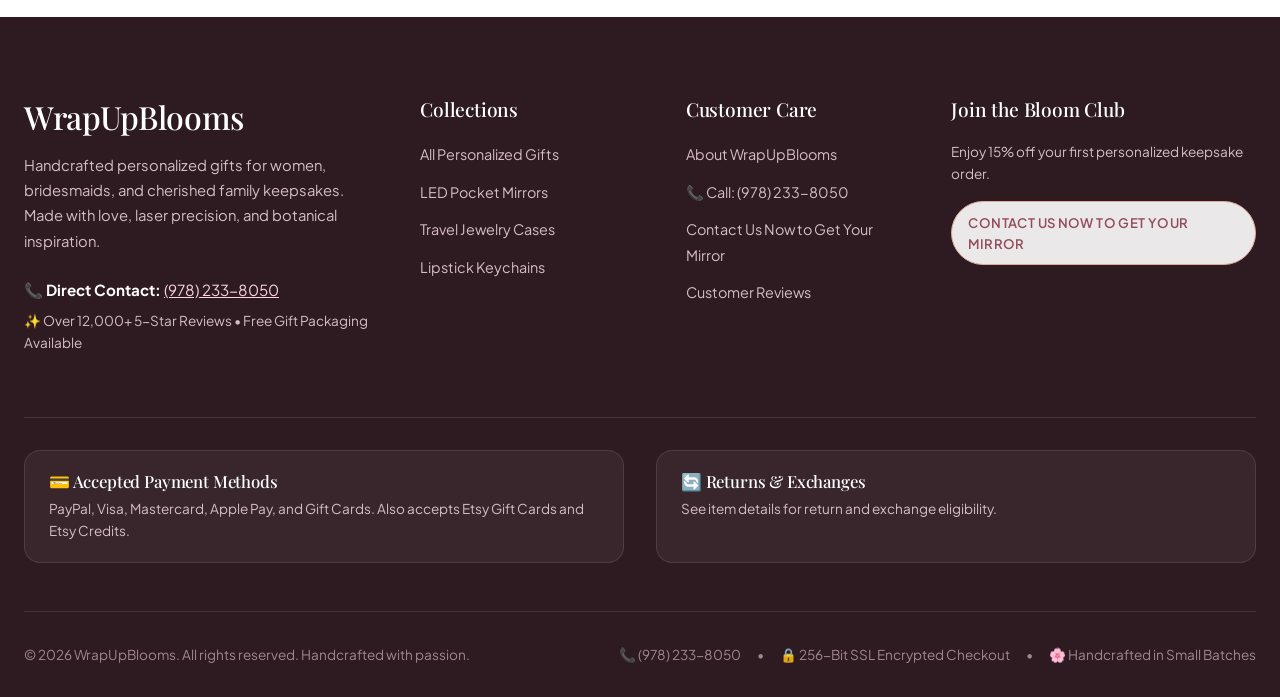
<file: preview/pocket-mirrors.html>
<!DOCTYPE html>
<html lang="en">
<head>
  <meta charset="UTF-8">
  <meta name="viewport" content="width=device-width, initial-scale=1.0">
  <title>Pocket & LED Compact Mirrors &bull; WrapUpBlooms</title>
  
  <!-- Pink Flower Boutique Favicon -->
  <link rel="icon" type="image/svg+xml" href="favicon.svg">
  <link rel="alternate icon" type="image/png" href="favicon.png">
  <link rel="apple-touch-icon" href="favicon.png">
  
  <link rel="preconnect" href="https://fonts.googleapis.com">
  <link rel="preconnect" href="https://fonts.gstatic.com" crossorigin>
  <link href="https://fonts.googleapis.com/css2?family=Playfair+Display:ital,wght@0,400;0,600;0,700;1,400;1,600&family=Plus+Jakarta+Sans:wght@300;400;500;600;700&display=swap" rel="stylesheet">
  
  <link rel="stylesheet" href="../WrapUpBlooms-Theme/assets/theme.css">
  <style>
    .page-hero {
      padding: 5rem 0 3.5rem;
      background: radial-gradient(circle at 50% 30%, #FFF0F5 0%, var(--bg-cream) 100%);
      text-align: center;
      position: relative;
    }
    .specs-grid {
      display: grid;
      grid-template-columns: repeat(auto-fit, minmax(240px, 1fr));
      gap: 1.5rem;
      margin: 3rem 0;
    }
    .spec-card {
      background: #FFF;
      padding: 1.75rem;
      border-radius: 20px;
      border: 1px solid var(--border-delicate);
      box-shadow: var(--shadow-soft);
      text-align: center;
    }
    .spec-icon {
      font-size: 2rem;
      margin-bottom: 0.75rem;
      color: var(--primary-rose);
    }
  </style>
</head>
<body>

  <!-- Floating Blossom Petals Canvas -->
  <canvas id="petals-canvas"></canvas>

  <!-- Petals Motion Toggle Pill -->
  <button id="toggle-petals" class="petals-toggle-btn" aria-label="Toggle Floating Blooms Animation">
    <span class="sparkle-dot"></span> Floating Blooms: ON
  </button>

  <!-- Announcement Bar -->
  <div class="announcement-bar" role="region" aria-label="Announcement">
    <div class="container">
      <div class="marquee-content">
        <span class="badge-pill">Special Offer</span>
        <span>🌸 <strong>Free Handcrafted Luxury Gift Box Packaging on orders over $50</strong></span>
        <span style="opacity: 0.5;">•</span>
        <span>📞 <strong>Call/Text: <a href="tel:9782338050" style="color: inherit; text-decoration: underline;">(978) 233-8050</a></strong></span>
        <span style="opacity: 0.5;">•</span>
        <span>✨ <strong>Use code BLOOM15 for 15% Off Your First Order</strong></span>
        <span class="badge-pill" style="background: rgba(255,255,255,0.8);">5.0 ★ Top Rated</span>
      </div>
    </div>
  </div>

  <!-- Two-Row Luxury Header -->
  <header class="site-header" role="banner">
    <div class="container">
      <!-- Row 1: Logo & Top Actions -->
      <div class="header-top-row">
        <div class="header-brand">
          <a href="index.html" class="brand-logo-text">
            <span class="bloom-icon">
              <svg width="24" height="24" viewBox="0 0 24 24" fill="none" stroke="currentColor" stroke-width="1.8" stroke-linecap="round" stroke-linejoin="round">
                <path d="M12 7.5a4.5 4.5 0 1 1 4.5 4.5M12 7.5A4.5 4.5 0 1 0 7.5 12M12 7.5V12m4.5 0a4.5 4.5 0 1 1-4.5 4.5M16.5 12H12m-4.5 0a4.5 4.5 0 1 0 4.5 4.5M7.5 12H12m0 4.5V12" />
                <circle cx="12" cy="12" r="2.5" fill="currentColor" />
              </svg>
            </span>
            <span>WrapUpBlooms</span>
          </a>
          <span class="brand-tagline-sub">Personalized Floral Keepsakes & Gifts</span>
        </div>

        <div class="header-top-actions">
          <a href="tel:9782338050" class="header-phone-pill" title="Call or Text WrapUpBlooms">
            <span>📞</span>
            <span>(978) 233-8050</span>
          </a>

          <button class="action-icon-btn" aria-label="Search" onclick="alert('Search WrapUpBlooms catalog');">
            <svg width="20" height="20" viewBox="0 0 24 24" fill="none" stroke="currentColor" stroke-width="1.8"><circle cx="11" cy="11" r="8"></circle><line x1="21" y1="21" x2="16.65" y2="16.65"></line></svg>
          </button>

          <button class="action-icon-btn cart-trigger-btn" aria-label="View Cart" onclick="window.WrapUpBloomsTheme.openCart();">
            <svg width="22" height="22" viewBox="0 0 24 24" fill="none" stroke="currentColor" stroke-width="1.8"><path d="M6 2L3 6v14a2 2 0 0 0 2 2h14a2 2 0 0 0 2-2V6l-3-4z"></path><line x1="3" y1="6" x2="21" y2="6"></line><path d="M16 10a4 4 0 0 1-8 0"></path></svg>
            <span class="cart-count-badge">2</span>
          </button>
        </div>
      </div>

      <!-- Row 2: Centered Navigation Bar -->
      <nav class="header-nav-row" role="navigation">
        <ul class="nav-menu">
          <li class="nav-item"><a href="index.html" class="nav-link">Home</a></li>
          
          <li class="nav-item">
            <a href="index.html#featured-collection" class="nav-link">
              <span>Shop Collections</span>
              <svg width="12" height="12" viewBox="0 0 24 24" fill="none" stroke="currentColor" stroke-width="2.5"><polyline points="6 9 12 15 18 9"></polyline></svg>
            </a>
            <div class="nav-dropdown">
              <a href="index.html#featured-collection" class="dropdown-item"><span class="icon">🌸</span><span>All Personalized Gifts</span></a>
              <a href="pocket-mirrors.html" class="dropdown-item"><span class="icon">🪞</span><span>Pocket & LED Mirrors</span></a>
              <a href="jewelry-boxes.html" class="dropdown-item"><span class="icon">💍</span><span>Jewelry & Keepsake Boxes</span></a>
              <a href="index.html#featured-collection" class="dropdown-item"><span class="icon">💄</span><span>Lipstick Case Keychains</span></a>
            </div>
          </li>

          <li class="nav-item"><a href="pocket-mirrors.html" class="nav-link active">Pocket Mirrors</a></li>
          <li class="nav-item"><a href="jewelry-boxes.html" class="nav-link">Jewelry Boxes</a></li>
          <li class="nav-item"><a href="our-story.html" class="nav-link">Our Story</a></li>
          <li class="nav-item"><a href="reviews.html" class="nav-link">Reviews</a></li>
          <li class="nav-item"><a href="contact.html" class="nav-link">Contact</a></li>
        </ul>
      </nav>
    </div>
  </header>

  <!-- Page Hero -->
  <section class="page-hero">
    <div class="container" style="max-width: 800px;">
      <span class="section-subtitle-pill">Signature Collection</span>
      <h1 class="section-title" style="font-size: 3.2rem; margin-bottom: 1.25rem;">
        Custom Engraved Pocket & LED Compact Mirrors
      </h1>
      <p style="font-size: 1.15rem; color: var(--text-secondary); line-height: 1.7; margin-bottom: 2rem;">
        Engineered for effortless purse glamour and heartfelt gifting. Each compact is individually laser-etched with delicate birth flowers, initials, and bespoke messages by our New Hampshire engraving partners.
      </p>
      <div style="display: flex; gap: 1rem; justify-content: center; flex-wrap: wrap;">
        <a href="#mirrors-catalog" class="btn btn-primary"><span>Explore Mirror Models</span></a>
        <a href="contact.html" class="btn btn-secondary"><span>Contact Us Now to Get Your Mirror</span></a>
      </div>
    </div>
  </section>

  <!-- Mirror Engineering Specifications -->
  <section style="padding: 5rem 0; background: #FFF;">
    <div class="container">
      <div class="section-header-center">
        <span class="section-subtitle-pill">Artisan Engineering</span>
        <h2 class="section-title">Why Our Compact Mirrors Stand Out</h2>
        <p>A touch of everyday luxury, designed to fit cleanly inside evening clutches, totes, and cosmetic organizers.</p>
      </div>

      <div class="specs-grid">
        <div class="spec-card">
          <div class="spec-icon">✨</div>
          <h4 style="font-family: var(--font-serif); font-size: 1.2rem; color: var(--primary-deep); margin-bottom: 8px;">Rechargeable Halo LED</h4>
          <p style="font-size: 0.88rem; color: var(--text-secondary); line-height: 1.6;">Soft, daylight-balanced ring light for crisp touch-ups in dimly lit evening venues, restaurants, and vehicles.</p>
        </div>

        <div class="spec-card">
          <div class="spec-icon">🔍</div>
          <h4 style="font-family: var(--font-serif); font-size: 1.2rem; color: var(--primary-deep); margin-bottom: 8px;">1x & 2x Dual Magnification</h4>
          <p style="font-size: 0.88rem; color: var(--text-secondary); line-height: 1.6;">One standard distortion-free optical mirror and one 2x magnification mirror for eyeliner, mascara, and lipstick precision.</p>
        </div>

        <div class="spec-card">
          <div class="spec-icon">🌿</div>
          <h4 style="font-family: var(--font-serif); font-size: 1.2rem; color: var(--primary-deep); margin-bottom: 8px;">Permanent Laser Etching</h4>
          <p style="font-size: 0.88rem; color: var(--text-secondary); line-height: 1.6;">Not a printed sticker. Deep, indelible laser engraving that will never peel, rub off, or fade with daily purse friction.</p>
        </div>

        <div class="spec-card">
          <div class="spec-icon">🎁</div>
          <h4 style="font-family: var(--font-serif); font-size: 1.2rem; color: var(--primary-deep); margin-bottom: 8px;">Ready-to-Gift Packaging</h4>
          <p style="font-size: 0.88rem; color: var(--text-secondary); line-height: 1.6;">Arrives nestled in our signature blush presentation box tied with a satin ribbon and dried botanical greeting insert.</p>
        </div>
      </div>
    </div>
  </section>

  <!-- Complete Mirrors Product Showcase -->
  <section id="mirrors-catalog" style="padding: 6rem 0; background: var(--bg-cream);">
    <div class="container">
      <div class="section-header-center">
        <span class="section-subtitle-pill">Curated Selection</span>
        <h2 class="section-title">Explore Our Compact Mirror Designs</h2>
        <p>Choose your favorite finish and customize with your birth month flower, monogram, or custom text.</p>
      </div>

      <div style="display: grid; grid-template-columns: repeat(auto-fit, minmax(280px, 1fr)); gap: 2rem;">
        
        <!-- Mirror 1 -->
        <div class="product-card">
          <div class="product-card-media">
            <span class="product-badge-sale">Best Seller</span>
            <span class="product-badge-custom">LED Illuminated</span>
            <img src="images/bespoke-compact-mirror.jpg" alt="Custom Engraved LED Pocket Makeup Mirror">
          </div>
          <div class="product-rating">★★★★★ <span style="font-size: 0.75rem; color: var(--text-muted);">(5.0 &bull; 619 reviews)</span></div>
          <h3 class="product-title">Rose Gold Halo LED Pocket Compact Mirror</h3>
          <p class="product-tagline">Dual 1x/2x magnification &bull; USB-C rechargeable</p>
          <div class="product-price-row">
            <div class="price-container">
              <span class="current-price">$28.50</span>
              <span class="compare-price">$35.00</span>
            </div>
            <a href="contact.html" class="btn-quick-add">🌸 Personalize</a>
          </div>
        </div>

        <!-- Mirror 2 -->
        <div class="product-card">
          <div class="product-card-media">
            <span class="product-badge-custom">Laser Etched</span>
            <img src="images/product-compact-mirror.jpg" alt="Vintage Floral Metallic Pocket Mirror">
          </div>
          <div class="product-rating">★★★★★ <span style="font-size: 0.75rem; color: var(--text-muted);">(5.0 &bull; 480 reviews)</span></div>
          <h3 class="product-title">Vintage Botanical Floral Pocket Mirror</h3>
          <p class="product-tagline">Solid alloy metal casing &bull; Antique floral wreath</p>
          <div class="product-price-row">
            <div class="price-container">
              <span class="current-price">$22.00</span>
              <span class="compare-price">$28.00</span>
            </div>
            <a href="contact.html" class="btn-quick-add">🌸 Personalize</a>
          </div>
        </div>

        <!-- Mirror 3 -->
        <div class="product-card">
          <div class="product-card-media">
            <span class="product-badge-sale">Bridal Favorite</span>
            <span class="product-badge-custom">Mother of the Bride</span>
            <img src="images/bespoke-compact-mirror.jpg" alt="Mother of the Bride Keepsake Mirror">
          </div>
          <div class="product-rating">★★★★★ <span style="font-size: 0.75rem; color: var(--text-muted);">(5.0 &bull; 340 reviews)</span></div>
          <h3 class="product-title">Mother of the Bride / Maid of Honor Keepsake Mirror</h3>
          <p class="product-tagline">Custom wedding date &bull; Script calligraphy</p>
          <div class="product-price-row">
            <div class="price-container">
              <span class="current-price">$26.00</span>
              <span class="compare-price">$32.00</span>
            </div>
            <a href="contact.html" class="btn-quick-add">🌸 Personalize</a>
          </div>
        </div>

        <!-- Mirror 4 -->
        <div class="product-card">
          <div class="product-card-media">
            <span class="product-badge-custom">Built-In Mirror</span>
            <img src="images/bespoke-lipstick-keychain.jpg" alt="Leather Lipstick Case Keychain with Mirror">
          </div>
          <div class="product-rating">★★★★★ <span style="font-size: 0.75rem; color: var(--text-muted);">(5.0 &bull; 842 reviews)</span></div>
          <h3 class="product-title">Leather Lipstick Case Keychain with Interior Mirror</h3>
          <p class="product-tagline">Vegan leather sleeve &bull; Built-in touch-up mirror</p>
          <div class="product-price-row">
            <div class="price-container">
              <span class="current-price">$24.00</span>
              <span class="compare-price">$30.00</span>
            </div>
            <a href="contact.html" class="btn-quick-add">🌸 Personalize</a>
          </div>
        </div>

      </div>
    </div>
  </section>

  <!-- Birth Flower Engraving Guide for Mirrors -->
  <section style="padding: 5rem 0; background: #FFF;">
    <div class="container">
      <div class="section-header-center">
        <span class="section-subtitle-pill">Botanical Heritage</span>
        <h2 class="section-title">Official Birth Month Flowers Available</h2>
        <p>Select her birth month flower to be laser-engraved with micro-precision onto her compact mirror.</p>
      </div>

      <div style="display: grid; grid-template-columns: repeat(auto-fill, minmax(180px, 1fr)); gap: 1rem; text-align: center;">
        <div style="background: var(--bg-cream); padding: 1.25rem; border-radius: 16px; border: 1px solid var(--border-delicate);">
          <div style="font-size: 1.75rem; margin-bottom: 4px;">🌸</div>
          <strong>January</strong><br><span style="font-size: 0.8rem; color: var(--text-muted);">Carnation</span>
        </div>
        <div style="background: var(--bg-cream); padding: 1.25rem; border-radius: 16px; border: 1px solid var(--border-delicate);">
          <div style="font-size: 1.75rem; margin-bottom: 4px;">💜</div>
          <strong>February</strong><br><span style="font-size: 0.8rem; color: var(--text-muted);">Violet</span>
        </div>
        <div style="background: var(--bg-cream); padding: 1.25rem; border-radius: 16px; border: 1px solid var(--border-delicate);">
          <div style="font-size: 1.75rem; margin-bottom: 4px;">🌼</div>
          <strong>March</strong><br><span style="font-size: 0.8rem; color: var(--text-muted);">Daffodil</span>
        </div>
        <div style="background: var(--bg-cream); padding: 1.25rem; border-radius: 16px; border: 1px solid var(--border-delicate);">
          <div style="font-size: 1.75rem; margin-bottom: 4px;">🤍</div>
          <strong>April</strong><br><span style="font-size: 0.8rem; color: var(--text-muted);">Daisy</span>
        </div>
        <div style="background: var(--bg-cream); padding: 1.25rem; border-radius: 16px; border: 1px solid var(--border-delicate);">
          <div style="font-size: 1.75rem; margin-bottom: 4px;">🌿</div>
          <strong>May</strong><br><span style="font-size: 0.8rem; color: var(--text-muted);">Lily of Valley</span>
        </div>
        <div style="background: var(--bg-cream); padding: 1.25rem; border-radius: 16px; border: 1px solid var(--border-delicate);">
          <div style="font-size: 1.75rem; margin-bottom: 4px;">🌹</div>
          <strong>June</strong><br><span style="font-size: 0.8rem; color: var(--text-muted);">Rose</span>
        </div>
        <div style="background: var(--bg-cream); padding: 1.25rem; border-radius: 16px; border: 1px solid var(--border-delicate);">
          <div style="font-size: 1.75rem; margin-bottom: 4px;">🪷</div>
          <strong>July</strong><br><span style="font-size: 0.8rem; color: var(--text-muted);">Water Lily</span>
        </div>
        <div style="background: var(--bg-cream); padding: 1.25rem; border-radius: 16px; border: 1px solid var(--border-delicate);">
          <div style="font-size: 1.75rem; margin-bottom: 4px;">🌺</div>
          <strong>August</strong><br><span style="font-size: 0.8rem; color: var(--text-muted);">Poppy</span>
        </div>
        <div style="background: var(--bg-cream); padding: 1.25rem; border-radius: 16px; border: 1px solid var(--border-delicate);">
          <div style="font-size: 1.75rem; margin-bottom: 4px;">🌸</div>
          <strong>September</strong><br><span style="font-size: 0.8rem; color: var(--text-muted);">Morning Glory</span>
        </div>
        <div style="background: var(--bg-cream); padding: 1.25rem; border-radius: 16px; border: 1px solid var(--border-delicate);">
          <div style="font-size: 1.75rem; margin-bottom: 4px;">🌻</div>
          <strong>October</strong><br><span style="font-size: 0.8rem; color: var(--text-muted);">Marigold</span>
        </div>
        <div style="background: var(--bg-cream); padding: 1.25rem; border-radius: 16px; border: 1px solid var(--border-delicate);">
          <div style="font-size: 1.75rem; margin-bottom: 4px;">🏵️</div>
          <strong>November</strong><br><span style="font-size: 0.8rem; color: var(--text-muted);">Peony</span>
        </div>
        <div style="background: var(--bg-cream); padding: 1.25rem; border-radius: 16px; border: 1px solid var(--border-delicate);">
          <div style="font-size: 1.75rem; margin-bottom: 4px;">❄️</div>
          <strong>December</strong><br><span style="font-size: 0.8rem; color: var(--text-muted);">Holly</span>
        </div>
      </div>

      <div style="text-align: center; margin-top: 3rem;">
        <a href="contact.html" class="btn btn-primary" style="padding: 16px 36px;">
          <span>Contact Us Now to Get Your Mirror</span>
        </a>
      </div>
    </div>
  </section>

  <!-- Slide-out AJAX Cart Drawer -->
  <div id="cart-drawer-overlay" class="cart-drawer-overlay"></div>
  <div id="cart-drawer" class="cart-drawer" role="dialog" aria-modal="true" aria-label="Your Shopping Cart">
    <div class="cart-drawer-header">
      <h3 class="cart-drawer-title">Your Bloom Cart</h3>
      <button id="cart-drawer-close" class="cart-close-btn" aria-label="Close Cart"><svg width="20" height="20" viewBox="0 0 24 24" fill="none" stroke="currentColor" stroke-width="2"><line x1="18" y1="6" x2="6" y2="18"></line><line x1="6" y1="6" x2="18" y2="18"></line></svg></button>
    </div>
    <div class="shipping-meter">
      <div id="shipping-meter-text" class="shipping-meter-text">🌸 Add <strong>$7.50</strong> more to unlock FREE Luxury Gift Box Packaging!</div>
      <div class="shipping-bar-track"><div id="shipping-meter-fill" class="shipping-bar-fill" style="width: 87%;"></div></div>
    </div>
    <div class="cart-drawer-body"><div id="cart-drawer-items-list"></div></div>
    <div class="cart-drawer-footer">
      <div class="cart-subtotal-row"><span class="subtotal-label">Subtotal</span><span id="cart-drawer-subtotal" class="subtotal-val">$52.50</span></div>
      <button type="button" class="btn btn-primary" style="width: 100%;" onclick="alert('Proceeding to checkout');"><span>Proceed to Secure Checkout</span></button>
    </div>
  </div>

  <!-- Footer -->
  <footer class="site-footer" role="contentinfo">
    <div class="container">
      <div class="footer-grid">
        <div>
          <h3 class="footer-brand-title">WrapUpBlooms</h3>
          <p class="footer-desc">Handcrafted personalized gifts for women, bridesmaids, and cherished family keepsakes. Made with love, laser precision, and botanical inspiration.</p>
          <div style="font-size: 0.95rem; color: #FFF; margin-bottom: 0.5rem;">📞 <strong>Direct Contact:</strong> <a href="tel:9782338050" style="color: var(--accent-blush); text-decoration: underline;">(978) 233-8050</a></div>
          <div style="font-size: 0.85rem; color: #D6BDC4;">✨ Over 12,000+ 5-Star Reviews &bull; Free Gift Packaging Available</div>
        </div>
        <div>
          <h4 class="footer-heading">Collections</h4>
          <ul class="footer-links">
            <li><a href="index.html#featured-collection">All Personalized Gifts</a></li>
            <li><a href="pocket-mirrors.html">LED Pocket Mirrors</a></li>
            <li><a href="jewelry-boxes.html">Travel Jewelry Cases</a></li>
            <li><a href="index.html#featured-collection">Lipstick Keychains</a></li>
          </ul>
        </div>
        <div>
          <h4 class="footer-heading">Customer Care</h4>
          <ul class="footer-links">
            <li><a href="our-story.html">About WrapUpBlooms</a></li>
            <li><a href="tel:9782338050">📞 Call: (978) 233-8050</a></li>
            <li><a href="contact.html">Contact Us Now to Get Your Mirror</a></li>
            <li><a href="reviews.html">Customer Reviews</a></li>
          </ul>
        </div>
        <div>
          <h4 class="footer-heading">Join the Bloom Club</h4>
          <p style="font-size: 0.85rem; color: #D6BDC4; margin-bottom: 0.75rem;">Enjoy 15% off your first personalized keepsake order.</p>
          <div style="margin-top: 1rem;"><a href="contact.html" class="btn btn-secondary" style="width: 100%; font-size: 0.82rem; padding: 10px 16px;">Contact Us Now to Get Your Mirror</a></div>
        </div>
      </div>

      <!-- Store Policies in Footer -->
      <div style="border-top: 1px solid rgba(255, 255, 255, 0.12); padding: 2rem 0 1.5rem; margin-bottom: 1.5rem; display: grid; grid-template-columns: 1fr 1fr; gap: 2rem;">
        <div style="background: rgba(255, 255, 255, 0.05); padding: 1.25rem 1.5rem; border-radius: 16px; border: 1px solid rgba(255, 255, 255, 0.1);">
          <h5 style="color: #FFF; font-family: var(--font-serif); font-size: 1.05rem; margin-bottom: 0.35rem;">💳 Accepted Payment Methods</h5>
          <p style="color: #D6BDC4; font-size: 0.85rem; line-height: 1.6; margin: 0;">PayPal, Visa, Mastercard, Apple Pay, and Gift Cards. Also accepts Etsy Gift Cards and Etsy Credits.</p>
        </div>
        <div style="background: rgba(255, 255, 255, 0.05); padding: 1.25rem 1.5rem; border-radius: 16px; border: 1px solid rgba(255, 255, 255, 0.1);">
          <h5 style="color: #FFF; font-family: var(--font-serif); font-size: 1.05rem; margin-bottom: 0.35rem;">🔄 Returns & Exchanges</h5>
          <p style="color: #D6BDC4; font-size: 0.85rem; line-height: 1.6; margin: 0;">See item details for return and exchange eligibility.</p>
        </div>
      </div>

      <div class="footer-bottom">
        <div>&copy; 2026 WrapUpBlooms. All rights reserved. Handcrafted with passion.</div>
        <div style="display: flex; gap: 1rem; align-items: center; flex-wrap: wrap;">
          <span>📞 (978) 233-8050</span><span>&bull;</span><span>🔒 256-Bit SSL Encrypted Checkout</span><span>&bull;</span><span>🌸 Handcrafted in Small Batches</span>
        </div>
      </div>
    </div>
  </footer>

  <script src="../WrapUpBlooms-Theme/assets/floating-petals.js"></script>
  <script src="../WrapUpBlooms-Theme/assets/water-ripple.js"></script>
  <script src="../WrapUpBlooms-Theme/assets/theme.js"></script>
</body>
</html>
</file>
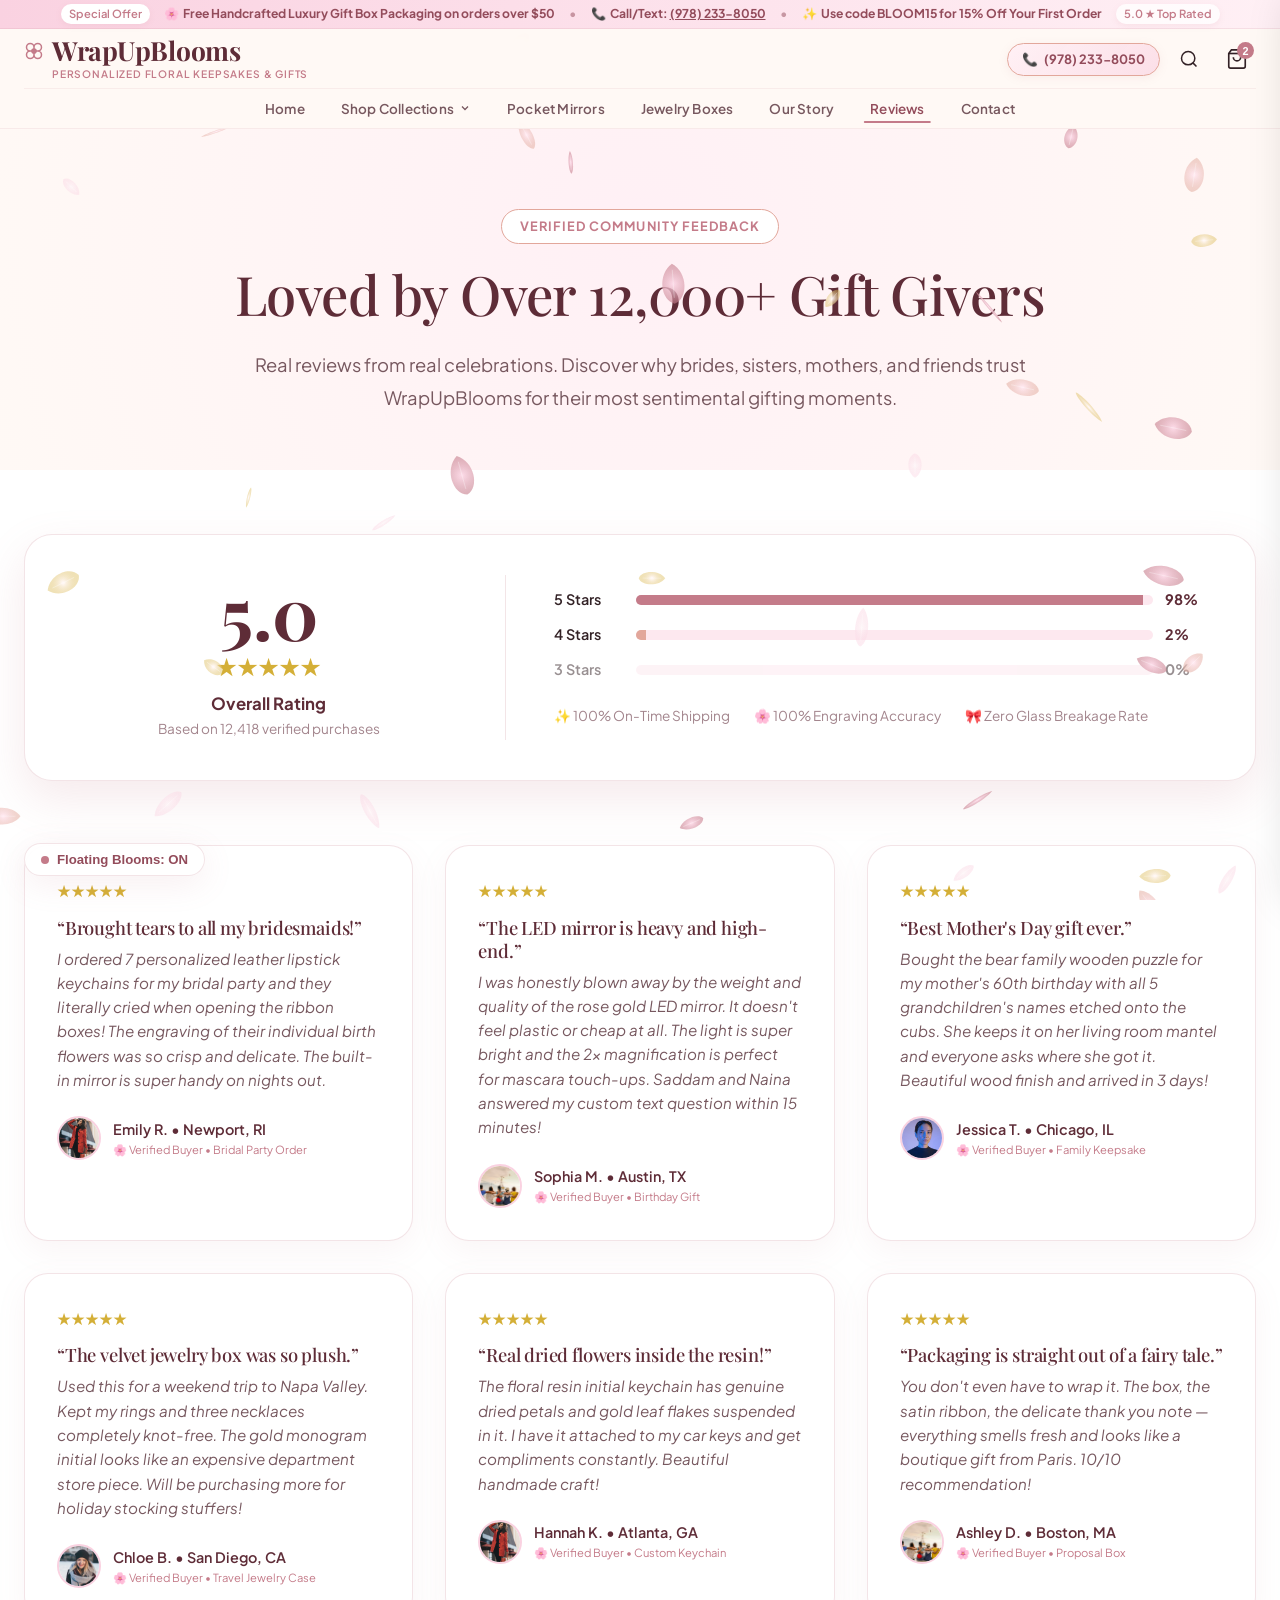
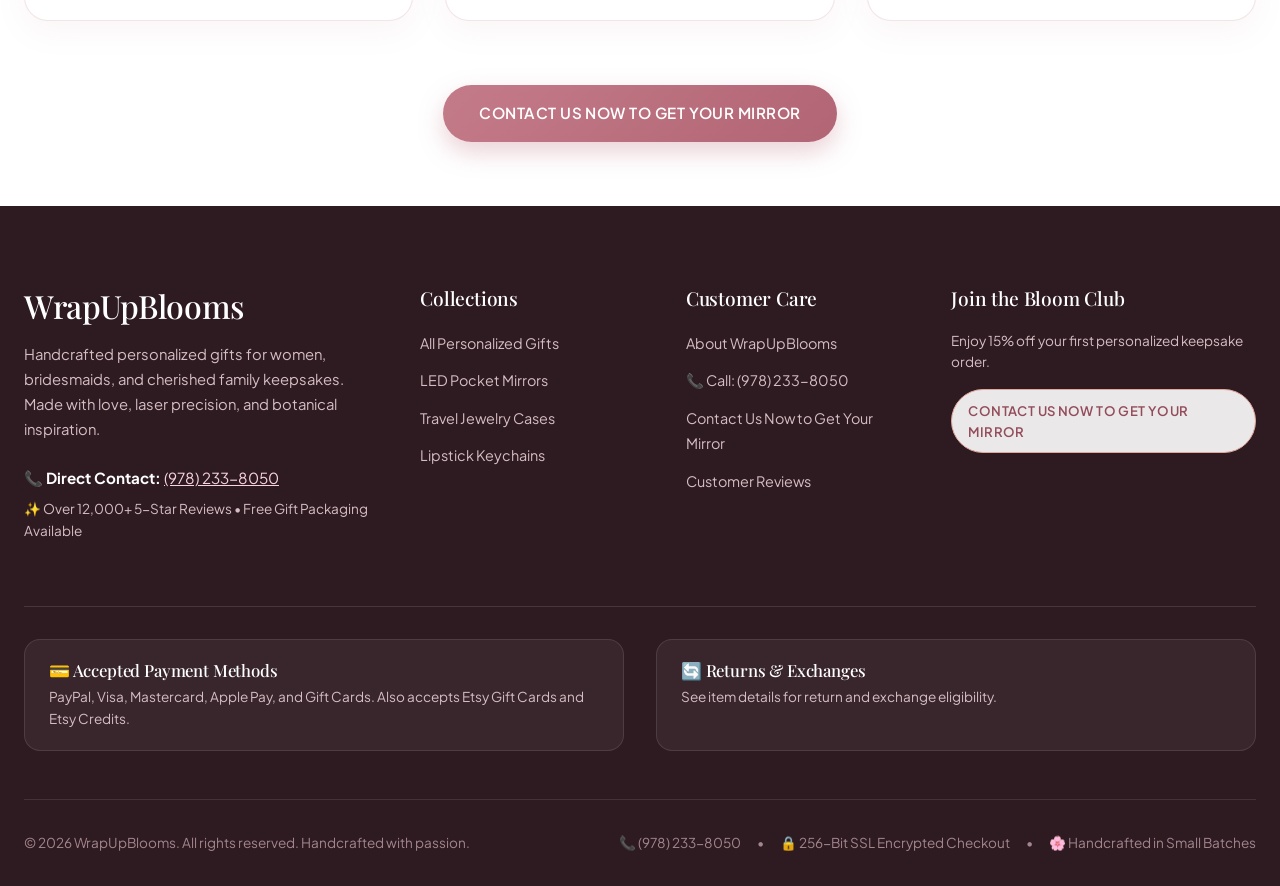
<file: preview/reviews.html>
<!DOCTYPE html>
<html lang="en">
<head>
  <meta charset="UTF-8">
  <meta name="viewport" content="width=device-width, initial-scale=1.0">
  <title>Customer Reviews & 5-Star Feedback &bull; WrapUpBlooms</title>
  
  <!-- Pink Flower Boutique Favicon -->
  <link rel="icon" type="image/svg+xml" href="favicon.svg">
  <link rel="alternate icon" type="image/png" href="favicon.png">
  <link rel="apple-touch-icon" href="favicon.png">
  
  <link rel="preconnect" href="https://fonts.googleapis.com">
  <link rel="preconnect" href="https://fonts.gstatic.com" crossorigin>
  <link href="https://fonts.googleapis.com/css2?family=Playfair+Display:ital,wght@0,400;0,600;0,700;1,400;1,600&family=Plus+Jakarta+Sans:wght@300;400;500;600;700&display=swap" rel="stylesheet">
  
  <link rel="stylesheet" href="../WrapUpBlooms-Theme/assets/theme.css">
  <style>
    .page-hero {
      padding: 5rem 0 3.5rem;
      background: radial-gradient(circle at 50% 30%, #FFF0F5 0%, var(--bg-cream) 100%);
      text-align: center;
      position: relative;
    }
    .ratings-summary-card {
      background: #FFF;
      border-radius: 28px;
      padding: 2.5rem;
      border: 1px solid var(--border-delicate);
      box-shadow: var(--shadow-hover);
      display: grid;
      grid-template-columns: 1fr 1.5fr;
      gap: 3rem;
      align-items: center;
      margin-bottom: 4rem;
    }
    .rating-big-num {
      font-size: 4.5rem;
      font-family: var(--font-serif);
      font-weight: 700;
      color: var(--primary-deep);
      line-height: 1;
    }
    .review-grid-full {
      display: grid;
      grid-template-columns: repeat(auto-fit, minmax(320px, 1fr));
      gap: 2rem;
      margin-bottom: 4rem;
    }
    @media (max-width: 768px) {
      .ratings-summary-card {
        grid-template-columns: 1fr;
        text-align: center;
      }
    }
  </style>
</head>
<body>

  <!-- Floating Blossom Petals Canvas -->
  <canvas id="petals-canvas"></canvas>

  <button id="toggle-petals" class="petals-toggle-btn" aria-label="Toggle Floating Blooms Animation">
    <span class="sparkle-dot"></span> Floating Blooms: ON
  </button>

  <!-- Announcement Bar -->
  <div class="announcement-bar" role="region" aria-label="Announcement">
    <div class="container">
      <div class="marquee-content">
        <span class="badge-pill">Special Offer</span>
        <span>🌸 <strong>Free Handcrafted Luxury Gift Box Packaging on orders over $50</strong></span>
        <span style="opacity: 0.5;">•</span>
        <span>📞 <strong>Call/Text: <a href="tel:9782338050" style="color: inherit; text-decoration: underline;">(978) 233-8050</a></strong></span>
        <span style="opacity: 0.5;">•</span>
        <span>✨ <strong>Use code BLOOM15 for 15% Off Your First Order</strong></span>
        <span class="badge-pill" style="background: rgba(255,255,255,0.8);">5.0 ★ Top Rated</span>
      </div>
    </div>
  </div>

  <!-- Two-Row Luxury Header -->
  <header class="site-header" role="banner">
    <div class="container">
      <div class="header-top-row">
        <div class="header-brand">
          <a href="index.html" class="brand-logo-text">
            <span class="bloom-icon">
              <svg width="24" height="24" viewBox="0 0 24 24" fill="none" stroke="currentColor" stroke-width="1.8" stroke-linecap="round" stroke-linejoin="round">
                <path d="M12 7.5a4.5 4.5 0 1 1 4.5 4.5M12 7.5A4.5 4.5 0 1 0 7.5 12M12 7.5V12m4.5 0a4.5 4.5 0 1 1-4.5 4.5M16.5 12H12m-4.5 0a4.5 4.5 0 1 0 4.5 4.5M7.5 12H12m0 4.5V12" />
                <circle cx="12" cy="12" r="2.5" fill="currentColor" />
              </svg>
            </span>
            <span>WrapUpBlooms</span>
          </a>
          <span class="brand-tagline-sub">Personalized Floral Keepsakes & Gifts</span>
        </div>

        <div class="header-top-actions">
          <a href="tel:9782338050" class="header-phone-pill" title="Call or Text WrapUpBlooms">
            <span>📞</span>
            <span>(978) 233-8050</span>
          </a>

          <button class="action-icon-btn" aria-label="Search" onclick="alert('Search WrapUpBlooms catalog');">
            <svg width="20" height="20" viewBox="0 0 24 24" fill="none" stroke="currentColor" stroke-width="1.8"><circle cx="11" cy="11" r="8"></circle><line x1="21" y1="21" x2="16.65" y2="16.65"></line></svg>
          </button>

          <button class="action-icon-btn cart-trigger-btn" aria-label="View Cart" onclick="window.WrapUpBloomsTheme.openCart();">
            <svg width="22" height="22" viewBox="0 0 24 24" fill="none" stroke="currentColor" stroke-width="1.8"><path d="M6 2L3 6v14a2 2 0 0 0 2 2h14a2 2 0 0 0 2-2V6l-3-4z"></path><line x1="3" y1="6" x2="21" y2="6"></line><path d="M16 10a4 4 0 0 1-8 0"></path></svg>
            <span class="cart-count-badge">2</span>
          </button>
        </div>
      </div>

      <nav class="header-nav-row" role="navigation">
        <ul class="nav-menu">
          <li class="nav-item"><a href="index.html" class="nav-link">Home</a></li>
          
          <li class="nav-item">
            <a href="index.html#featured-collection" class="nav-link">
              <span>Shop Collections</span>
              <svg width="12" height="12" viewBox="0 0 24 24" fill="none" stroke="currentColor" stroke-width="2.5"><polyline points="6 9 12 15 18 9"></polyline></svg>
            </a>
            <div class="nav-dropdown">
              <a href="index.html#featured-collection" class="dropdown-item"><span class="icon">🌸</span><span>All Personalized Gifts</span></a>
              <a href="pocket-mirrors.html" class="dropdown-item"><span class="icon">🪞</span><span>Pocket & LED Mirrors</span></a>
              <a href="jewelry-boxes.html" class="dropdown-item"><span class="icon">💍</span><span>Jewelry & Keepsake Boxes</span></a>
              <a href="index.html#featured-collection" class="dropdown-item"><span class="icon">💄</span><span>Lipstick Case Keychains</span></a>
            </div>
          </li>

          <li class="nav-item"><a href="pocket-mirrors.html" class="nav-link">Pocket Mirrors</a></li>
          <li class="nav-item"><a href="jewelry-boxes.html" class="nav-link">Jewelry Boxes</a></li>
          <li class="nav-item"><a href="our-story.html" class="nav-link">Our Story</a></li>
          <li class="nav-item"><a href="reviews.html" class="nav-link active">Reviews</a></li>
          <li class="nav-item"><a href="contact.html" class="nav-link">Contact</a></li>
        </ul>
      </nav>
    </div>
  </header>

  <!-- Page Hero -->
  <section class="page-hero">
    <div class="container" style="max-width: 860px;">
      <span class="section-subtitle-pill">Verified Community Feedback</span>
      <h1 class="section-title" style="font-size: 3.4rem; margin-bottom: 1.25rem;">
        Loved by Over 12,000+ Gift Givers
      </h1>
      <p style="font-size: 1.15rem; color: var(--text-secondary); line-height: 1.8;">
        Real reviews from real celebrations. Discover why brides, sisters, mothers, and friends trust WrapUpBlooms for their most sentimental gifting moments.
      </p>
    </div>
  </section>

  <!-- Ratings Breakdown Summary -->
  <section style="padding: 4rem 0; background: #FFF;">
    <div class="container">
      <div class="ratings-summary-card">
        <div style="text-align: center; border-right: 1px solid var(--border-delicate); padding-right: 2rem;">
          <div class="rating-big-num">5.0</div>
          <div style="color: var(--accent-gold); font-size: 1.5rem; margin-bottom: 6px;">★★★★★</div>
          <div style="font-weight: 700; color: var(--primary-deep); font-size: 1.05rem;">Overall Rating</div>
          <div style="font-size: 0.85rem; color: var(--text-muted);">Based on 12,418 verified purchases</div>
        </div>

        <div>
          <div style="display: flex; flex-direction: column; gap: 12px;">
            <div style="display: flex; align-items: center; gap: 12px; font-size: 0.9rem;">
              <span style="width: 70px; font-weight: 600;">5 Stars</span>
              <div style="flex: 1; height: 10px; background: var(--bg-petal); border-radius: 999px; overflow: hidden;">
                <div style="width: 98%; height: 100%; background: var(--primary-rose);"></div>
              </div>
              <span style="width: 50px; font-weight: 700; color: var(--primary-deep);">98%</span>
            </div>
            <div style="display: flex; align-items: center; gap: 12px; font-size: 0.9rem;">
              <span style="width: 70px; font-weight: 600;">4 Stars</span>
              <div style="flex: 1; height: 10px; background: var(--bg-petal); border-radius: 999px; overflow: hidden;">
                <div style="width: 2%; height: 100%; background: var(--accent-rose-gold);"></div>
              </div>
              <span style="width: 50px; font-weight: 700; color: var(--primary-deep);">2%</span>
            </div>
            <div style="display: flex; align-items: center; gap: 12px; font-size: 0.9rem; opacity: 0.5;">
              <span style="width: 70px; font-weight: 600;">3 Stars</span>
              <div style="flex: 1; height: 10px; background: var(--bg-petal); border-radius: 999px;"></div>
              <span style="width: 50px; font-weight: 700;">0%</span>
            </div>
          </div>
          <div style="margin-top: 1.5rem; display: flex; gap: 1.5rem; font-size: 0.85rem; color: var(--text-muted); flex-wrap: wrap;">
            <span>✨ 100% On-Time Shipping</span>
            <span>🌸 100% Engraving Accuracy</span>
            <span>🎀 Zero Glass Breakage Rate</span>
          </div>
        </div>
      </div>

      <!-- In-Depth Verified Reviews Grid -->
      <div class="review-grid-full">
        
        <div class="review-card">
          <div class="review-stars">★★★★★</div>
          <h4 style="font-family: var(--font-serif); font-size: 1.15rem; color: var(--primary-deep); margin-bottom: 8px;">&ldquo;Brought tears to all my bridesmaids!&rdquo;</h4>
          <p class="review-text">
            I ordered 7 personalized leather lipstick keychains for my bridal party and they literally cried when opening the ribbon boxes! The engraving of their individual birth flowers was so crisp and delicate. The built-in mirror is super handy on nights out.
          </p>
          <div class="reviewer-meta">
            <img src="images/lookbook-1.jpg" alt="Emily R." class="reviewer-avatar">
            <div>
              <div class="reviewer-name">Emily R. &bull; Newport, RI</div>
              <div class="verified-pill">🌸 Verified Buyer &bull; Bridal Party Order</div>
            </div>
          </div>
        </div>

        <div class="review-card">
          <div class="review-stars">★★★★★</div>
          <h4 style="font-family: var(--font-serif); font-size: 1.15rem; color: var(--primary-deep); margin-bottom: 8px;">&ldquo;The LED mirror is heavy and high-end.&rdquo;</h4>
          <p class="review-text">
            I was honestly blown away by the weight and quality of the rose gold LED mirror. It doesn't feel plastic or cheap at all. The light is super bright and the 2x magnification is perfect for mascara touch-ups. Saddam and Naina answered my custom text question within 15 minutes!
          </p>
          <div class="reviewer-meta">
            <img src="images/lookbook-2.jpg" alt="Sophia M." class="reviewer-avatar">
            <div>
              <div class="reviewer-name">Sophia M. &bull; Austin, TX</div>
              <div class="verified-pill">🌸 Verified Buyer &bull; Birthday Gift</div>
            </div>
          </div>
        </div>

        <div class="review-card">
          <div class="review-stars">★★★★★</div>
          <h4 style="font-family: var(--font-serif); font-size: 1.15rem; color: var(--primary-deep); margin-bottom: 8px;">&ldquo;Best Mother's Day gift ever.&rdquo;</h4>
          <p class="review-text">
            Bought the bear family wooden puzzle for my mother's 60th birthday with all 5 grandchildren's names etched onto the cubs. She keeps it on her living room mantel and everyone asks where she got it. Beautiful wood finish and arrived in 3 days!
          </p>
          <div class="reviewer-meta">
            <img src="images/lookbook-3.jpg" alt="Jessica T." class="reviewer-avatar">
            <div>
              <div class="reviewer-name">Jessica T. &bull; Chicago, IL</div>
              <div class="verified-pill">🌸 Verified Buyer &bull; Family Keepsake</div>
            </div>
          </div>
        </div>

        <div class="review-card">
          <div class="review-stars">★★★★★</div>
          <h4 style="font-family: var(--font-serif); font-size: 1.15rem; color: var(--primary-deep); margin-bottom: 8px;">&ldquo;The velvet jewelry box was so plush.&rdquo;</h4>
          <p class="review-text">
            Used this for a weekend trip to Napa Valley. Kept my rings and three necklaces completely knot-free. The gold monogram initial looks like an expensive department store piece. Will be purchasing more for holiday stocking stuffers!
          </p>
          <div class="reviewer-meta">
            <img src="images/lookbook-4.jpg" alt="Chloe B." class="reviewer-avatar">
            <div>
              <div class="reviewer-name">Chloe B. &bull; San Diego, CA</div>
              <div class="verified-pill">🌸 Verified Buyer &bull; Travel Jewelry Case</div>
            </div>
          </div>
        </div>

        <div class="review-card">
          <div class="review-stars">★★★★★</div>
          <h4 style="font-family: var(--font-serif); font-size: 1.15rem; color: var(--primary-deep); margin-bottom: 8px;">&ldquo;Real dried flowers inside the resin!&rdquo;</h4>
          <p class="review-text">
            The floral resin initial keychain has genuine dried petals and gold leaf flakes suspended in it. I have it attached to my car keys and get compliments constantly. Beautiful handmade craft!
          </p>
          <div class="reviewer-meta">
            <img src="images/lookbook-1.jpg" alt="Hannah K." class="reviewer-avatar">
            <div>
              <div class="reviewer-name">Hannah K. &bull; Atlanta, GA</div>
              <div class="verified-pill">🌸 Verified Buyer &bull; Custom Keychain</div>
            </div>
          </div>
        </div>

        <div class="review-card">
          <div class="review-stars">★★★★★</div>
          <h4 style="font-family: var(--font-serif); font-size: 1.15rem; color: var(--primary-deep); margin-bottom: 8px;">&ldquo;Packaging is straight out of a fairy tale.&rdquo;</h4>
          <p class="review-text">
            You don't even have to wrap it. The box, the satin ribbon, the delicate thank you note &mdash; everything smells fresh and looks like a boutique gift from Paris. 10/10 recommendation!
          </p>
          <div class="reviewer-meta">
            <img src="images/lookbook-2.jpg" alt="Ashley D." class="reviewer-avatar">
            <div>
              <div class="reviewer-name">Ashley D. &bull; Boston, MA</div>
              <div class="verified-pill">🌸 Verified Buyer &bull; Proposal Box</div>
            </div>
          </div>
        </div>

      </div>

      <div style="text-align: center; margin-top: 2rem;">
        <a href="contact.html" class="btn btn-primary" style="padding: 16px 36px;">
          <span>Contact Us Now to Get Your Mirror</span>
        </a>
      </div>
    </div>
  </section>

  <!-- Slide-out AJAX Cart Drawer -->
  <div id="cart-drawer-overlay" class="cart-drawer-overlay"></div>
  <div id="cart-drawer" class="cart-drawer" role="dialog" aria-modal="true" aria-label="Your Shopping Cart">
    <div class="cart-drawer-header">
      <h3 class="cart-drawer-title">Your Bloom Cart</h3>
      <button id="cart-drawer-close" class="cart-close-btn" aria-label="Close Cart"><svg width="20" height="20" viewBox="0 0 24 24" fill="none" stroke="currentColor" stroke-width="2"><line x1="18" y1="6" x2="6" y2="18"></line><line x1="6" y1="6" x2="18" y2="18"></line></svg></button>
    </div>
    <div class="shipping-meter">
      <div id="shipping-meter-text" class="shipping-meter-text">🌸 Add <strong>$7.50</strong> more to unlock FREE Luxury Gift Box Packaging!</div>
      <div class="shipping-bar-track"><div id="shipping-meter-fill" class="shipping-bar-fill" style="width: 87%;"></div></div>
    </div>
    <div class="cart-drawer-body"><div id="cart-drawer-items-list"></div></div>
    <div class="cart-drawer-footer">
      <div class="cart-subtotal-row"><span class="subtotal-label">Subtotal</span><span id="cart-drawer-subtotal" class="subtotal-val">$52.50</span></div>
      <button type="button" class="btn btn-primary" style="width: 100%;" onclick="alert('Proceeding to checkout');"><span>Proceed to Secure Checkout</span></button>
    </div>
  </div>

  <!-- Footer -->
  <footer class="site-footer" role="contentinfo">
    <div class="container">
      <div class="footer-grid">
        <div>
          <h3 class="footer-brand-title">WrapUpBlooms</h3>
          <p class="footer-desc">Handcrafted personalized gifts for women, bridesmaids, and cherished family keepsakes. Made with love, laser precision, and botanical inspiration.</p>
          <div style="font-size: 0.95rem; color: #FFF; margin-bottom: 0.5rem;">📞 <strong>Direct Contact:</strong> <a href="tel:9782338050" style="color: var(--accent-blush); text-decoration: underline;">(978) 233-8050</a></div>
          <div style="font-size: 0.85rem; color: #D6BDC4;">✨ Over 12,000+ 5-Star Reviews &bull; Free Gift Packaging Available</div>
        </div>
        <div>
          <h4 class="footer-heading">Collections</h4>
          <ul class="footer-links">
            <li><a href="index.html#featured-collection">All Personalized Gifts</a></li>
            <li><a href="pocket-mirrors.html">LED Pocket Mirrors</a></li>
            <li><a href="jewelry-boxes.html">Travel Jewelry Cases</a></li>
            <li><a href="index.html#featured-collection">Lipstick Keychains</a></li>
          </ul>
        </div>
        <div>
          <h4 class="footer-heading">Customer Care</h4>
          <ul class="footer-links">
            <li><a href="our-story.html">About WrapUpBlooms</a></li>
            <li><a href="tel:9782338050">📞 Call: (978) 233-8050</a></li>
            <li><a href="contact.html">Contact Us Now to Get Your Mirror</a></li>
            <li><a href="reviews.html">Customer Reviews</a></li>
          </ul>
        </div>
        <div>
          <h4 class="footer-heading">Join the Bloom Club</h4>
          <p style="font-size: 0.85rem; color: #D6BDC4; margin-bottom: 0.75rem;">Enjoy 15% off your first personalized keepsake order.</p>
          <div style="margin-top: 1rem;"><a href="contact.html" class="btn btn-secondary" style="width: 100%; font-size: 0.82rem; padding: 10px 16px;">Contact Us Now to Get Your Mirror</a></div>
        </div>
      </div>

      <!-- Store Policies in Footer -->
      <div style="border-top: 1px solid rgba(255, 255, 255, 0.12); padding: 2rem 0 1.5rem; margin-bottom: 1.5rem; display: grid; grid-template-columns: 1fr 1fr; gap: 2rem;">
        <div style="background: rgba(255, 255, 255, 0.05); padding: 1.25rem 1.5rem; border-radius: 16px; border: 1px solid rgba(255, 255, 255, 0.1);">
          <h5 style="color: #FFF; font-family: var(--font-serif); font-size: 1.05rem; margin-bottom: 0.35rem;">💳 Accepted Payment Methods</h5>
          <p style="color: #D6BDC4; font-size: 0.85rem; line-height: 1.6; margin: 0;">PayPal, Visa, Mastercard, Apple Pay, and Gift Cards. Also accepts Etsy Gift Cards and Etsy Credits.</p>
        </div>
        <div style="background: rgba(255, 255, 255, 0.05); padding: 1.25rem 1.5rem; border-radius: 16px; border: 1px solid rgba(255, 255, 255, 0.1);">
          <h5 style="color: #FFF; font-family: var(--font-serif); font-size: 1.05rem; margin-bottom: 0.35rem;">🔄 Returns & Exchanges</h5>
          <p style="color: #D6BDC4; font-size: 0.85rem; line-height: 1.6; margin: 0;">See item details for return and exchange eligibility.</p>
        </div>
      </div>

      <div class="footer-bottom">
        <div>&copy; 2026 WrapUpBlooms. All rights reserved. Handcrafted with passion.</div>
        <div style="display: flex; gap: 1rem; align-items: center; flex-wrap: wrap;">
          <span>📞 (978) 233-8050</span><span>&bull;</span><span>🔒 256-Bit SSL Encrypted Checkout</span><span>&bull;</span><span>🌸 Handcrafted in Small Batches</span>
        </div>
      </div>
    </div>
  </footer>

  <script src="../WrapUpBlooms-Theme/assets/floating-petals.js"></script>
  <script src="../WrapUpBlooms-Theme/assets/water-ripple.js"></script>
  <script src="../WrapUpBlooms-Theme/assets/theme.js"></script>
</body>
</html>
</file>
<file: WrapUpBlooms-Theme/assets/theme.css>
/* ==========================================================================
   WrapUpBlooms - Romantic Floral Luxury Boutique Shopify Theme CSS
   Palette: Soft Blossom Pink, Warm Ivory Cream, Rose Gold, Silk Lavender
   ========================================================================== */

:root {
  /* Color System */
  --bg-cream: #FFF9F5;
  --bg-blush: #FFF0F5;
  --bg-petal: #FDE8EF;
  --bg-card: #FFFFFF;
  --bg-card-glass: rgba(255, 255, 255, 0.85);
  
  --primary-rose: #C47B89;
  --primary-dark-rose: #934C5B;
  --primary-deep: #5E2C37;
  --accent-blush: #FAD2E1;
  --accent-gold: #D4AF37;
  --accent-rose-gold: #E2A79B;
  
  --text-primary: #332226;
  --text-secondary: #77585F;
  --text-muted: #A3858D;
  --text-light: #FAF4F4;
  
  --border-delicate: rgba(196, 123, 137, 0.2);
  --border-focus: #C47B89;
  --shadow-soft: 0 10px 30px rgba(196, 123, 137, 0.08);
  --shadow-hover: 0 18px 45px rgba(196, 123, 137, 0.16);
  --shadow-glass: 0 8px 32px 0 rgba(196, 123, 137, 0.12);
  
  /* Typography */
  --font-serif: 'Playfair Display', 'Cormorant Garamond', Georgia, serif;
  --font-sans: 'Plus Jakarta Sans', 'Inter', -apple-system, BlinkMacSystemFont, sans-serif;
  
  /* Transitions */
  --transition-smooth: all 0.4s cubic-bezier(0.16, 1, 0.3, 1);
  --transition-water: all 0.6s cubic-bezier(0.25, 0.8, 0.25, 1);
}

/* Base Styles */
*, *::before, *::after {
  box-sizing: border-box;
  margin: 0;
  padding: 0;
}

html {
  scroll-behavior: smooth;
  font-size: 16px;
}

body {
  font-family: var(--font-sans);
  background-color: var(--bg-cream);
  color: var(--text-primary);
  line-height: 1.6;
  overflow-x: hidden;
  position: relative;
  -webkit-font-smoothing: antialiased;
}

/* Background Subtle Gradient & Silk Wave Effect */
body::before {
  content: '';
  position: fixed;
  top: 0;
  left: 0;
  width: 100vw;
  height: 100vh;
  background: 
    radial-gradient(circle at 10% 20%, rgba(253, 232, 239, 0.6) 0%, transparent 40%),
    radial-gradient(circle at 90% 80%, rgba(255, 240, 245, 0.7) 0%, transparent 50%),
    radial-gradient(circle at 50% 50%, rgba(255, 249, 245, 0.5) 0%, transparent 60%);
  pointer-events: none;
  z-index: -1;
}

/* Typography Helpers */
h1, h2, h3, h4, h5, h6, .font-serif {
  font-family: var(--font-serif);
  font-weight: 500;
  line-height: 1.25;
  color: var(--text-primary);
  letter-spacing: -0.01em;
}

p {
  color: var(--text-secondary);
  font-size: 1rem;
}

a {
  color: inherit;
  text-decoration: none;
  transition: var(--transition-smooth);
}

img {
  max-width: 100%;
  height: auto;
  display: block;
}

.container {
  width: 100%;
  max-width: 1320px;
  margin: 0 auto;
  padding: 0 1.5rem;
}

/* Floating Flower Petals Canvas Container */
#petals-canvas {
  position: fixed;
  top: 0;
  left: 0;
  width: 100vw;
  height: 100vh;
  pointer-events: none;
  z-index: 99;
}

/* Petals Motion Toggle Pill */
.petals-toggle-btn {
  position: fixed;
  bottom: 24px;
  left: 24px;
  background: var(--bg-card-glass);
  backdrop-filter: blur(12px);
  -webkit-backdrop-filter: blur(12px);
  border: 1px solid var(--border-delicate);
  padding: 8px 16px;
  border-radius: 999px;
  font-size: 0.825rem;
  font-weight: 600;
  color: var(--primary-dark-rose);
  cursor: pointer;
  box-shadow: var(--shadow-glass);
  display: flex;
  align-items: center;
  gap: 8px;
  z-index: 100;
  transition: var(--transition-smooth);
}

.petals-toggle-btn:hover {
  transform: translateY(-2px);
  background: #FFF;
  box-shadow: var(--shadow-hover);
}

.petals-toggle-btn .sparkle-dot {
  width: 8px;
  height: 8px;
  border-radius: 50%;
  background: var(--primary-rose);
  animation: pulseDot 2s infinite;
}

@keyframes pulseDot {
  0%, 100% { transform: scale(1); opacity: 0.8; }
  50% { transform: scale(1.4); opacity: 1; }
}

.music-toggle-btn {
  position: fixed;
  bottom: 68px;
  left: 24px;
  background: var(--bg-card-glass);
  backdrop-filter: blur(12px);
  -webkit-backdrop-filter: blur(12px);
  border: 1px solid var(--border-delicate);
  padding: 8px 16px;
  border-radius: 999px;
  font-size: 0.825rem;
  font-weight: 600;
  color: var(--primary-dark-rose);
  cursor: pointer;
  box-shadow: var(--shadow-glass);
  display: flex;
  align-items: center;
  gap: 8px;
  z-index: 100;
  transition: var(--transition-smooth);
}

.music-toggle-btn:hover {
  transform: translateY(-2px);
  background: #FFF;
  box-shadow: var(--shadow-hover);
}

.music-toggle-btn .music-dot {
  width: 8px;
  height: 8px;
  border-radius: 50%;
  background: #10B981;
  animation: pulseDot 2s infinite;
}

.music-toggle-btn.is-muted {
  color: var(--text-muted);
}

.music-toggle-btn.is-muted .music-dot {
  background: #9CA3AF;
  animation: none;
}

.music-toggle-btn.is-waiting {
  border-color: rgba(232, 146, 162, 0.5);
  background: rgba(255, 255, 255, 0.95);
}

.music-toggle-btn.is-waiting .music-dot {
  background: var(--accent-blush, #E892A2);
  animation: pulseDot 1.4s infinite;
}


/* Buttons & CTAs */
.btn {
  display: inline-flex;
  align-items: center;
  justify-content: center;
  gap: 10px;
  padding: 14px 34px;
  border-radius: 999px;
  font-size: 0.95rem;
  font-weight: 600;
  letter-spacing: 0.03em;
  text-transform: uppercase;
  cursor: pointer;
  transition: var(--transition-smooth);
  position: relative;
  overflow: hidden;
  border: none;
}

.btn-primary {
  background: linear-gradient(135deg, #C47B89 0%, #B26574 100%);
  color: #FFFFFF;
  box-shadow: 0 10px 24px rgba(196, 123, 137, 0.35);
}

.btn-primary:hover {
  background: linear-gradient(135deg, #B26574 0%, #934C5B 100%);
  box-shadow: 0 14px 30px rgba(178, 101, 116, 0.45);
  transform: translateY(-3px) scale(1.02);
  color: #FFF;
}

.btn-primary::after {
  content: '';
  position: absolute;
  top: -50%;
  left: -60%;
  width: 40%;
  height: 200%;
  background: rgba(255, 255, 255, 0.35);
  transform: rotate(25deg);
  transition: all 0.7s ease;
}

.btn-primary:hover::after {
  left: 130%;
}

.btn-secondary {
  background: rgba(255, 255, 255, 0.9);
  color: var(--primary-dark-rose);
  border: 1.5px solid var(--accent-rose-gold);
  backdrop-filter: blur(8px);
}

.btn-secondary:hover {
  background: #FFF;
  border-color: var(--primary-rose);
  transform: translateY(-2px);
  box-shadow: var(--shadow-soft);
}

/* Fluid Water Ripple & Wave Transitions */
.water-wave-divider {
  width: 100%;
  overflow: hidden;
  line-height: 0;
  position: relative;
  z-index: 2;
}

.water-wave-divider svg {
  display: block;
  width: 100%;
  height: 60px;
}

.water-wave-divider.inverted {
  transform: rotate(180deg);
}

.water-wave-animated path {
  animation: waveMotion 8s ease-in-out infinite alternate;
}

@keyframes waveMotion {
  0% { transform: translateX(0) scaleY(1); }
  50% { transform: translateX(-25px) scaleY(1.1); }
  100% { transform: translateX(0) scaleY(1); }
}

/* Water Flowing Floating Badge */
.floating-badge {
  animation: floatGentle 4.5s ease-in-out infinite;
}

@keyframes floatGentle {
  0%, 100% { transform: translateY(0); }
  50% { transform: translateY(-8px); }
}

/* Announcement Bar */
.announcement-bar {
  background: linear-gradient(90deg, #FAD2E1, #FFF0F5, #FDE8EF, #FAD2E1);
  background-size: 300% 100%;
  animation: waterGradientFlow 12s ease infinite;
  padding: 4px 0;
  text-align: center;
  font-size: 0.76rem;
  font-weight: 600;
  color: var(--primary-dark-rose);
  border-bottom: 1px solid rgba(196, 123, 137, 0.15);
  position: relative;
  z-index: 101;
}

@keyframes waterGradientFlow {
  0% { background-position: 0% 50%; }
  50% { background-position: 100% 50%; }
  100% { background-position: 0% 50%; }
}

.announcement-bar .marquee-content {
  display: flex;
  justify-content: center;
  align-items: center;
  gap: 14px;
  white-space: nowrap;
  flex-wrap: nowrap;
}

.announcement-bar .marquee-content > * {
  white-space: nowrap;
  display: inline-flex;
  align-items: center;
  gap: 4px;
}

.announcement-bar .badge-pill {
  background: #FFF;
  padding: 1px 8px;
  border-radius: 999px;
  font-size: 0.7rem;
  color: var(--primary-rose);
  box-shadow: 0 2px 6px rgba(196, 123, 137, 0.1);
}

/* Two-Row Luxury Boutique Header */
.site-header {
  position: sticky;
  top: 0;
  width: 100%;
  background: rgba(255, 249, 245, 0.96);
  backdrop-filter: blur(20px);
  -webkit-backdrop-filter: blur(20px);
  border-bottom: 1px solid rgba(196, 123, 137, 0.12);
  z-index: 100;
  transition: var(--transition-smooth);
}

.site-header.scrolled {
  background: rgba(255, 255, 255, 0.98);
  box-shadow: 0 6px 20px rgba(196, 123, 137, 0.08);
}

/* Row 1: Brand Logo & Top Actions */
.header-top-row {
  display: flex;
  align-items: center;
  justify-content: space-between;
  padding: 0.45rem 0 0.35rem;
  gap: 1.5rem;
}

.header-brand {
  display: flex;
  flex-direction: column;
}

.brand-logo-text {
  font-family: var(--font-serif);
  font-size: 1.65rem;
  font-weight: 700;
  color: var(--primary-deep);
  letter-spacing: -0.01em;
  display: inline-flex;
  align-items: center;
  gap: 8px;
  text-decoration: none;
  line-height: 1.1;
}

.brand-logo-text .bloom-icon {
  color: var(--primary-rose);
  display: inline-flex;
  align-items: center;
  animation: rotateBloom 20s linear infinite;
}

.brand-logo-text .bloom-icon svg {
  width: 20px;
  height: 20px;
}

.brand-tagline-sub {
  font-family: var(--font-sans);
  font-size: 0.64rem;
  font-weight: 600;
  color: var(--primary-rose);
  letter-spacing: 0.08em;
  text-transform: uppercase;
  margin-top: 1px;
  padding-left: 28px;
}

.header-top-actions {
  display: flex;
  align-items: center;
  gap: 10px;
}

.header-phone-pill {
  display: inline-flex;
  align-items: center;
  gap: 6px;
  font-size: 0.8rem;
  font-weight: 700;
  color: var(--primary-dark-rose);
  background: linear-gradient(135deg, rgba(255, 240, 245, 0.95), rgba(250, 210, 225, 0.65));
  padding: 5px 14px;
  border-radius: 999px;
  border: 1.2px solid var(--accent-rose-gold);
  white-space: nowrap;
  box-shadow: 0 2px 10px rgba(196, 123, 137, 0.1);
  text-decoration: none;
  transition: var(--transition-smooth);
}

.header-phone-pill:hover {
  background: #FFFFFF;
  box-shadow: 0 4px 15px rgba(196, 123, 137, 0.2);
  transform: translateY(-1px);
  color: var(--primary-rose);
}

/* Row 2: Clean Centered Navigation Bar with Dropdown */
.header-nav-row {
  border-top: 1px solid rgba(196, 123, 137, 0.1);
  padding: 0.28rem 0 0.32rem;
  display: flex;
  justify-content: center;
}

.nav-menu {
  display: flex;
  list-style: none;
  gap: 1.5rem;
  align-items: center;
  justify-content: center;
  margin: 0;
  padding: 0;
}

.nav-item {
  position: relative;
}

.nav-link {
  font-size: 0.84rem;
  font-weight: 600;
  color: var(--text-secondary);
  position: relative;
  padding: 4px 6px;
  white-space: nowrap;
  letter-spacing: 0.015em;
  display: inline-flex;
  align-items: center;
  gap: 5px;
  transition: var(--transition-smooth);
}

.nav-link:hover, .nav-link.active {
  color: var(--primary-dark-rose);
}

.nav-link::after {
  content: '';
  position: absolute;
  bottom: 0;
  left: 50%;
  width: 0;
  height: 2px;
  background: var(--primary-rose);
  border-radius: 2px;
  transition: var(--transition-smooth);
  transform: translateX(-50%);
}

.nav-link:hover::after, .nav-link.active::after {
  width: 100%;
}

/* Dropdown Menu Styles */
.nav-dropdown {
  position: absolute;
  top: 100%;
  left: 50%;
  transform: translateX(-50%) translateY(12px);
  background: rgba(255, 255, 255, 0.98);
  backdrop-filter: blur(16px);
  border: 1px solid var(--border-delicate);
  box-shadow: 0 15px 35px rgba(196, 123, 137, 0.18);
  border-radius: 20px;
  padding: 12px;
  min-width: 270px;
  opacity: 0;
  visibility: hidden;
  transition: all 0.3s cubic-bezier(0.16, 1, 0.3, 1);
  z-index: 200;
}

.nav-item:hover .nav-dropdown {
  opacity: 1;
  visibility: visible;
  transform: translateX(-50%) translateY(4px);
}

.dropdown-item {
  display: flex;
  align-items: center;
  gap: 12px;
  padding: 10px 14px;
  border-radius: 12px;
  font-size: 0.875rem;
  font-weight: 600;
  color: var(--primary-deep);
  transition: var(--transition-smooth);
  text-decoration: none;
}

.dropdown-item:hover {
  background: var(--bg-petal);
  color: var(--primary-rose);
  transform: translateX(4px);
}

.dropdown-item .icon {
  font-size: 1.15rem;
}

.action-icon-btn {
  background: transparent;
  border: none;
  cursor: pointer;
  color: var(--text-primary);
  display: flex;
  align-items: center;
  justify-content: center;
  width: 38px;
  height: 38px;
  border-radius: 50%;
  transition: var(--transition-smooth);
  position: relative;
  flex-shrink: 0;
}

.action-icon-btn:hover {
  background: var(--bg-petal);
  color: var(--primary-dark-rose);
  transform: translateY(-2px);
}

.cart-count-badge {
  position: absolute;
  top: 2px;
  right: 2px;
  background: var(--primary-rose);
  color: #FFF;
  font-size: 0.68rem;
  font-weight: 700;
  width: 17px;
  height: 17px;
  border-radius: 50%;
  display: flex;
  align-items: center;
  justify-content: center;
}

/* Hero Section */
.hero-section {
  position: relative;
  padding: 6rem 0 7rem;
  overflow: hidden;
}

.hero-grid {
  display: grid;
  grid-template-columns: 1.15fr 0.85fr;
  align-items: center;
  gap: 4rem;
}

.hero-pill-badge {
  display: inline-flex;
  align-items: center;
  gap: 8px;
  background: rgba(250, 210, 225, 0.45);
  border: 1px solid var(--accent-rose-gold);
  padding: 8px 18px;
  border-radius: 999px;
  font-size: 0.85rem;
  font-weight: 600;
  color: var(--primary-dark-rose);
  margin-bottom: 1.5rem;
  backdrop-filter: blur(8px);
}

.hero-title {
  font-size: 3.75rem;
  line-height: 1.12;
  color: var(--primary-deep);
  margin-bottom: 1.5rem;
}

.hero-title span.highlight {
  color: var(--primary-rose);
  font-style: italic;
  position: relative;
}

.hero-subtitle {
  font-size: 1.2rem;
  color: var(--text-secondary);
  margin-bottom: 2.5rem;
  max-width: 540px;
  line-height: 1.7;
}

.hero-cta-group {
  display: flex;
  align-items: center;
  gap: 1.25rem;
  flex-wrap: wrap;
  margin-bottom: 3rem;
}

.hero-stats-row {
  display: flex;
  align-items: center;
  gap: 2.5rem;
  padding-top: 1.5rem;
  border-top: 1px solid var(--border-delicate);
}

.stat-item h4 {
  font-size: 1.85rem;
  color: var(--primary-dark-rose);
  font-weight: 700;
  font-family: var(--font-sans);
}

.stat-item p {
  font-size: 0.85rem;
  color: var(--text-muted);
}

.hero-visual-card {
  position: relative;
  border-radius: 36px;
  padding: 14px;
  background: var(--bg-card-glass);
  box-shadow: var(--shadow-hover);
  border: 1px solid rgba(255, 255, 255, 0.8);
  backdrop-filter: blur(20px);
}

.hero-img-wrapper {
  position: relative;
  border-radius: 26px;
  overflow: hidden;
  aspect-ratio: 4/5;
}

.hero-img-wrapper img {
  width: 100%;
  height: 100%;
  object-fit: cover;
  transition: transform 1.2s cubic-bezier(0.16, 1, 0.3, 1);
}

.hero-visual-card:hover .hero-img-wrapper img {
  transform: scale(1.04);
}

.hero-floating-floater {
  position: absolute;
  bottom: 24px;
  left: -24px;
  background: #FFF;
  padding: 14px 20px;
  border-radius: 20px;
  box-shadow: 0 15px 35px rgba(196, 123, 137, 0.18);
  border: 1px solid var(--border-delicate);
  display: flex;
  align-items: center;
  gap: 14px;
  max-width: 260px;
}

.floater-icon-circle {
  width: 44px;
  height: 44px;
  border-radius: 50%;
  background: var(--bg-petal);
  display: flex;
  align-items: center;
  justify-content: center;
  color: var(--primary-rose);
  font-size: 1.25rem;
}

.floater-text h5 {
  font-size: 0.9rem;
  font-weight: 600;
  color: var(--primary-deep);
}

.floater-text p {
  font-size: 0.75rem;
  color: var(--text-muted);
}

/* Product Card */
.product-card {
  background: #FFFFFF;
  border-radius: 24px;
  padding: 16px;
  box-shadow: var(--shadow-soft);
  border: 1px solid rgba(196, 123, 137, 0.12);
  transition: var(--transition-water);
  position: relative;
  display: flex;
  flex-direction: column;
}

.product-card:hover {
  transform: translateY(-8px);
  box-shadow: var(--shadow-hover);
  border-color: var(--accent-rose-gold);
}

.product-card-media {
  position: relative;
  border-radius: 18px;
  overflow: hidden;
  aspect-ratio: 1/1;
  background: var(--bg-petal);
  margin-bottom: 1rem;
}

.product-card-media img {
  width: 100%;
  height: 100%;
  object-fit: cover;
  transition: transform 0.8s cubic-bezier(0.16, 1, 0.3, 1);
}

.product-card:hover .product-card-media img {
  transform: scale(1.08);
}

.product-badge-sale {
  position: absolute;
  top: 12px;
  left: 12px;
  background: linear-gradient(135deg, #E0A899, #C47B89);
  color: #FFF;
  font-size: 0.72rem;
  font-weight: 700;
  padding: 4px 10px;
  border-radius: 999px;
  text-transform: uppercase;
  letter-spacing: 0.05em;
  box-shadow: 0 4px 10px rgba(196, 123, 137, 0.3);
}

.product-badge-custom {
  position: absolute;
  top: 12px;
  right: 12px;
  background: rgba(255, 255, 255, 0.95);
  backdrop-filter: blur(6px);
  color: var(--primary-dark-rose);
  font-size: 0.72rem;
  font-weight: 600;
  padding: 4px 10px;
  border-radius: 999px;
  border: 1px solid var(--accent-blush);
}

.product-rating {
  display: flex;
  align-items: center;
  gap: 4px;
  font-size: 0.8rem;
  color: var(--accent-gold);
  margin-bottom: 6px;
}

.product-title {
  font-size: 1.1rem;
  font-family: var(--font-serif);
  font-weight: 600;
  color: var(--primary-deep);
  margin-bottom: 6px;
  line-height: 1.35;
}

.product-title a:hover {
  color: var(--primary-rose);
}

.product-tagline {
  font-size: 0.8rem;
  color: var(--text-muted);
  margin-bottom: 12px;
}

.product-price-row {
  display: flex;
  align-items: center;
  justify-content: space-between;
  margin-top: auto;
  padding-top: 10px;
  border-top: 1px dashed rgba(196, 123, 137, 0.15);
}

.price-container {
  display: flex;
  align-items: baseline;
  gap: 8px;
}

.current-price {
  font-size: 1.2rem;
  font-weight: 700;
  color: var(--primary-dark-rose);
}

.compare-price {
  font-size: 0.9rem;
  text-decoration: line-through;
  color: var(--text-muted);
}

.btn-quick-add {
  background: var(--bg-petal);
  color: var(--primary-dark-rose);
  border: 1px solid var(--accent-blush);
  padding: 8px 16px;
  border-radius: 999px;
  font-size: 0.8rem;
  font-weight: 600;
  cursor: pointer;
  transition: var(--transition-smooth);
}

.btn-quick-add:hover {
  background: var(--primary-rose);
  color: #FFF;
  border-color: var(--primary-rose);
}

/* Interactive Water Showcase Customizer */
.water-showcase-section {
  padding: 6rem 0;
  background: linear-gradient(180deg, var(--bg-cream) 0%, #FFF0F5 50%, var(--bg-cream) 100%);
  position: relative;
}

.section-header-center {
  text-align: center;
  max-width: 680px;
  margin: 0 auto 3.5rem;
}

.section-subtitle-pill {
  display: inline-block;
  background: #FFF;
  border: 1px solid var(--accent-rose-gold);
  color: var(--primary-rose);
  font-size: 0.8rem;
  font-weight: 700;
  letter-spacing: 0.08em;
  text-transform: uppercase;
  padding: 6px 18px;
  border-radius: 999px;
  margin-bottom: 1rem;
}

.section-title {
  font-size: 2.85rem;
  color: var(--primary-deep);
  margin-bottom: 1rem;
}

.customizer-card {
  background: #FFFFFF;
  border-radius: 32px;
  padding: 3rem;
  box-shadow: var(--shadow-hover);
  border: 1.5px solid rgba(196, 123, 137, 0.16);
  display: grid;
  grid-template-columns: 1fr 1fr;
  gap: 3.5rem;
  align-items: center;
}

.customizer-preview-box {
  background: radial-gradient(circle, #FFF5F8 0%, #FDE8EF 100%);
  border-radius: 24px;
  padding: 2.5rem;
  text-align: center;
  position: relative;
  overflow: hidden;
  box-shadow: inset 0 2px 10px rgba(196, 123, 137, 0.08);
}

.preview-product-img {
  max-width: 340px;
  margin: 0 auto;
  border-radius: 18px;
  box-shadow: 0 15px 35px rgba(94, 44, 55, 0.15);
  transition: transform 0.5s ease;
}

.live-engrave-overlay {
  position: absolute;
  top: 50%;
  left: 50%;
  transform: translate(-50%, -50%);
  background: rgba(255, 255, 255, 0.92);
  backdrop-filter: blur(8px);
  padding: 12px 24px;
  border-radius: 16px;
  box-shadow: 0 8px 24px rgba(196, 123, 137, 0.25);
  border: 1px solid var(--accent-rose-gold);
  text-align: center;
  pointer-events: none;
}

.live-engrave-name {
  font-family: var(--font-serif);
  font-size: 1.35rem;
  font-style: italic;
  color: var(--primary-deep);
}

.live-engrave-flower {
  font-size: 0.8rem;
  color: var(--primary-rose);
  text-transform: uppercase;
  letter-spacing: 0.05em;
}

/* Customizer Controls */
.control-group {
  margin-bottom: 1.5rem;
}

.control-label {
  display: block;
  font-size: 0.9rem;
  font-weight: 600;
  color: var(--primary-deep);
  margin-bottom: 8px;
}

.input-engrave-text {
  width: 100%;
  padding: 14px 18px;
  border-radius: 16px;
  border: 1.5px solid var(--border-delicate);
  font-family: var(--font-sans);
  font-size: 1rem;
  color: var(--text-primary);
  background: var(--bg-cream);
  outline: none;
  transition: var(--transition-smooth);
}

.input-engrave-text:focus {
  border-color: var(--primary-rose);
  background: #FFF;
  box-shadow: 0 0 0 4px rgba(196, 123, 137, 0.15);
}

.flower-chips-grid {
  display: grid;
  grid-template-columns: repeat(4, 1fr);
  gap: 8px;
}

.flower-chip {
  padding: 10px 8px;
  border-radius: 12px;
  background: var(--bg-cream);
  border: 1px solid var(--border-delicate);
  font-size: 0.75rem;
  font-weight: 500;
  text-align: center;
  cursor: pointer;
  transition: var(--transition-smooth);
  color: var(--text-secondary);
}

.flower-chip:hover {
  border-color: var(--primary-rose);
  background: #FFF;
}

.flower-chip.active {
  background: var(--primary-rose);
  color: #FFF;
  border-color: var(--primary-rose);
  font-weight: 600;
  box-shadow: 0 4px 12px rgba(196, 123, 137, 0.3);
}

/* Slide-out Cart Drawer */
.cart-drawer-overlay {
  position: fixed;
  top: 0;
  left: 0;
  width: 100vw;
  height: 100vh;
  background: rgba(51, 34, 38, 0.45);
  backdrop-filter: blur(4px);
  z-index: 1000;
  opacity: 0;
  visibility: hidden;
  transition: var(--transition-smooth);
}

.cart-drawer-overlay.active {
  opacity: 1;
  visibility: visible;
}

.cart-drawer {
  position: fixed;
  top: 0;
  right: -480px;
  width: 100%;
  max-width: 460px;
  height: 100vh;
  background: #FFFFFF;
  box-shadow: -10px 0 40px rgba(0, 0, 0, 0.15);
  z-index: 1001;
  transition: right 0.5s cubic-bezier(0.16, 1, 0.3, 1);
  display: flex;
  flex-direction: column;
}

.cart-drawer.active {
  right: 0;
}

.cart-drawer-header {
  padding: 1.5rem;
  border-bottom: 1px solid var(--border-delicate);
  display: flex;
  align-items: center;
  justify-content: space-between;
  background: var(--bg-cream);
}

.cart-drawer-title {
  font-family: var(--font-serif);
  font-size: 1.4rem;
  color: var(--primary-deep);
}

.cart-close-btn {
  background: none;
  border: none;
  font-size: 1.5rem;
  cursor: pointer;
  color: var(--text-secondary);
  transition: var(--transition-smooth);
}

.cart-close-btn:hover {
  color: var(--primary-rose);
  transform: rotate(90deg);
}

/* Free Shipping Meter */
.shipping-meter {
  padding: 1rem 1.5rem;
  background: var(--bg-blush);
  border-bottom: 1px solid var(--border-delicate);
}

.shipping-meter-text {
  font-size: 0.85rem;
  font-weight: 600;
  color: var(--primary-dark-rose);
  margin-bottom: 6px;
  display: flex;
  align-items: center;
  gap: 6px;
}

.shipping-bar-track {
  width: 100%;
  height: 6px;
  background: rgba(196, 123, 137, 0.2);
  border-radius: 999px;
  overflow: hidden;
}

.shipping-bar-fill {
  height: 100%;
  width: 75%;
  background: linear-gradient(90deg, #FAD2E1, #C47B89);
  border-radius: 999px;
  transition: width 0.6s ease;
}

.cart-drawer-body {
  padding: 1.5rem;
  overflow-y: auto;
  flex: 1;
}

.cart-item {
  display: flex;
  gap: 1rem;
  padding-bottom: 1.25rem;
  margin-bottom: 1.25rem;
  border-bottom: 1px solid rgba(196, 123, 137, 0.1);
}

.cart-item-img {
  width: 80px;
  height: 80px;
  border-radius: 12px;
  object-fit: cover;
  background: var(--bg-petal);
}

.cart-item-details {
  flex: 1;
}

.cart-item-title {
  font-family: var(--font-serif);
  font-size: 1rem;
  font-weight: 600;
  color: var(--primary-deep);
  margin-bottom: 4px;
}

.cart-item-customization {
  font-size: 0.75rem;
  color: var(--primary-rose);
  background: var(--bg-petal);
  padding: 2px 8px;
  border-radius: 6px;
  display: inline-block;
  margin-bottom: 6px;
}

.cart-item-price {
  font-weight: 700;
  color: var(--primary-dark-rose);
  font-size: 0.95rem;
}

.cart-drawer-footer {
  padding: 1.5rem;
  background: var(--bg-cream);
  border-top: 1px solid var(--border-delicate);
}

.cart-subtotal-row {
  display: flex;
  align-items: center;
  justify-content: space-between;
  margin-bottom: 1.25rem;
}

.subtotal-label {
  font-size: 1.1rem;
  font-weight: 600;
  color: var(--primary-deep);
}

.subtotal-val {
  font-size: 1.3rem;
  font-weight: 700;
  color: var(--primary-dark-rose);
}

/* Reviews / Testimonials */
.reviews-section {
  padding: 6rem 0;
  position: relative;
}

.reviews-grid {
  display: grid;
  grid-template-columns: repeat(3, 1fr);
  gap: 2rem;
}

.review-card {
  background: #FFF;
  border-radius: 24px;
  padding: 2rem;
  box-shadow: var(--shadow-soft);
  border: 1px solid var(--border-delicate);
  transition: var(--transition-smooth);
}

.review-card:hover {
  transform: translateY(-6px);
  box-shadow: var(--shadow-hover);
  border-color: var(--accent-rose-gold);
}

.review-stars {
  color: var(--accent-gold);
  font-size: 1rem;
  margin-bottom: 12px;
}

.review-text {
  font-size: 0.95rem;
  color: var(--text-secondary);
  font-style: italic;
  margin-bottom: 1.5rem;
  line-height: 1.6;
}

.reviewer-meta {
  display: flex;
  align-items: center;
  gap: 12px;
}

.reviewer-avatar {
  width: 44px;
  height: 44px;
  border-radius: 50%;
  object-fit: cover;
  border: 2px solid var(--accent-blush);
}

.reviewer-name {
  font-weight: 600;
  font-size: 0.9rem;
  color: var(--primary-deep);
}

.verified-pill {
  font-size: 0.7rem;
  color: var(--primary-rose);
  display: flex;
  align-items: center;
  gap: 4px;
}

/* Footer */
.site-footer {
  background: #2E1B21;
  color: #FAF4F4;
  padding: 5rem 0 2rem;
  position: relative;
}

.footer-grid {
  display: grid;
  grid-template-columns: 1.6fr 1fr 1fr 1.4fr;
  gap: 3rem;
  margin-bottom: 4rem;
}

.footer-brand-title {
  font-family: var(--font-serif);
  font-size: 2rem;
  color: #FFF;
  margin-bottom: 1rem;
}

.footer-desc {
  color: #D6BDC4;
  font-size: 0.925rem;
  margin-bottom: 1.5rem;
  line-height: 1.7;
}

.footer-heading {
  font-family: var(--font-serif);
  font-size: 1.2rem;
  color: #FFF;
  margin-bottom: 1.25rem;
}

.footer-links {
  list-style: none;
}

.footer-links li {
  margin-bottom: 0.75rem;
}

.footer-links a {
  color: #D6BDC4;
  font-size: 0.9rem;
  transition: var(--transition-smooth);
}

.footer-links a:hover {
  color: var(--accent-blush);
  padding-left: 4px;
}

.newsletter-input-group {
  display: flex;
  gap: 8px;
  margin-top: 1rem;
}

.newsletter-input {
  flex: 1;
  padding: 12px 18px;
  border-radius: 999px;
  border: 1px solid rgba(250, 210, 225, 0.2);
  background: rgba(255, 255, 255, 0.08);
  color: #FFF;
  outline: none;
  font-size: 0.9rem;
}

.newsletter-input:focus {
  border-color: var(--accent-rose-gold);
}

.footer-bottom {
  border-top: 1px solid rgba(255, 255, 255, 0.1);
  padding-top: 2rem;
  display: flex;
  align-items: center;
  justify-content: space-between;
  font-size: 0.85rem;
  color: #A3858D;
  flex-wrap: wrap;
  gap: 1rem;
}

/* Responsive Media Queries */
@media (max-width: 1024px) {
  .hero-grid {
    grid-template-columns: 1fr;
    text-align: center;
    gap: 3rem;
  }
  .hero-subtitle {
    margin: 0 auto 2.5rem;
  }
  .hero-cta-group {
    justify-content: center;
  }
  .hero-stats-row {
    justify-content: center;
  }
  .customizer-card {
    grid-template-columns: 1fr;
    padding: 2rem;
  }
  .footer-grid {
    grid-template-columns: 1fr 1fr;
  }
}

/* ==========================================================================
   MOBILE & TABLET RESPONSIVE SYSTEM (Shopify Luxury Mobile Experience)
   ========================================================================== */

/* Global Mobile Viewport Guard */
html, body {
  overflow-x: hidden !important;
  width: 100% !important;
  -webkit-text-size-adjust: 100%;
}

@media (max-width: 1024px) {
  .hero-grid {
    grid-template-columns: 1fr;
    text-align: center;
    gap: 2.5rem;
  }
  .hero-subtitle {
    margin: 0 auto 2rem;
  }
  .hero-cta-group {
    justify-content: center;
  }
  .hero-stats-row {
    justify-content: center;
  }
  .customizer-card {
    grid-template-columns: 1fr;
    padding: 2rem;
  }
  .footer-grid {
    grid-template-columns: 1fr 1fr;
  }
}

@media (max-width: 768px) {
  /* Container & Section Spacing */
  .container {
    padding: 0 1.15rem;
  }

  section,
  .hero-section,
  .reviews-section,
  .who-we-are-offer-section,
  .featured-collection-section,
  .story-section,
  .page-pocket-mirrors-section,
  .page-jewelry-boxes-section,
  .page-contact-section,
  .page-reviews-section,
  .page-404-section,
  .main-cart-section {
    padding: 2.75rem 0 !important;
  }

  /* Typography Scaling */
  .section-title {
    font-size: 1.85rem !important;
    line-height: 1.22 !important;
    margin-bottom: 0.65rem !important;
  }
  .section-header-center {
    margin-bottom: 1.75rem !important;
  }
  .section-subtitle-pill {
    font-size: 0.74rem !important;
    padding: 5px 13px !important;
    margin-bottom: 0.75rem !important;
  }

  /* Header & Announcement Bar */
  .announcement-bar {
    padding: 5px 6px;
    font-size: 0.72rem;
  }
  .announcement-bar .marquee-content {
    flex-wrap: wrap;
    justify-content: center;
    gap: 6px;
    line-height: 1.35;
  }
  .announcement-bar .marquee-content > * {
    white-space: normal;
    text-align: center;
  }

  .header-top-row {
    padding: 0.35rem 0;
    gap: 0.75rem;
  }
  .brand-logo-text {
    font-size: 1.35rem;
  }
  .brand-logo-text .bloom-icon svg {
    width: 18px;
    height: 18px;
  }
  .brand-tagline-sub {
    display: none;
  }
  .header-top-actions {
    gap: 8px;
  }
  .header-phone-pill {
    padding: 4px 10px;
    font-size: 0.74rem;
  }
  .action-icon-btn {
    width: 36px;
    height: 36px;
  }

  /* Horizontal Swipe Navigation Bar */
  .header-nav-row {
    overflow-x: auto;
    -webkit-overflow-scrolling: touch;
    scrollbar-width: none;
    padding: 0.35rem 0.25rem;
    justify-content: flex-start;
  }
  .header-nav-row::-webkit-scrollbar {
    display: none;
  }
  .nav-menu {
    display: flex;
    gap: 0.5rem;
    padding: 0;
    align-items: center;
  }
  .nav-link {
    font-size: 0.78rem;
    padding: 5px 12px;
    background: rgba(255, 255, 255, 0.75);
    border: 1px solid rgba(196, 123, 137, 0.18);
    border-radius: 999px;
    white-space: nowrap;
  }

  /* Hero Section Mobile Optimization */
  .hero-section {
    padding: 2.25rem 0 3rem !important;
  }
  .hero-grid {
    grid-template-columns: 1fr;
    gap: 2rem;
  }
  .hero-pill-badge {
    font-size: 0.75rem;
    padding: 6px 14px;
    margin-bottom: 1rem;
  }
  .hero-title {
    font-size: 2.15rem;
    line-height: 1.18;
    margin-bottom: 1rem;
  }
  .hero-subtitle {
    font-size: 0.95rem;
    line-height: 1.6;
    margin: 0 auto 1.5rem;
  }
  .hero-cta-group {
    flex-direction: column;
    width: 100%;
    gap: 10px;
    margin-bottom: 1.75rem;
  }
  .hero-cta-group .btn {
    width: 100%;
    padding: 13px 20px;
    font-size: 0.88rem;
    justify-content: center;
    text-align: center;
  }
  .hero-stats-row {
    display: flex;
    justify-content: space-between;
    gap: 0.5rem;
    padding-top: 1rem;
    width: 100%;
  }
  .stat-item h4 {
    font-size: 1.35rem;
    margin-bottom: 2px;
  }
  .stat-item p {
    font-size: 0.7rem;
    line-height: 1.25;
  }
  .hero-visual-card {
    max-width: 100%;
    margin: 0 auto;
    border-radius: 20px;
  }
  .hero-floating-floater {
    left: 50% !important;
    transform: translateX(-50%) !important;
    bottom: 12px !important;
    width: 90% !important;
    max-width: 320px !important;
    padding: 10px 14px !important;
  }

  /* Compact Floating Pills for Blooms & Music */
  .music-toggle-btn {
    bottom: 56px;
    left: 14px;
    padding: 6px 12px;
    font-size: 0.74rem;
    box-shadow: 0 4px 15px rgba(0, 0, 0, 0.12);
  }
  .petals-toggle-btn {
    bottom: 16px;
    left: 14px;
    padding: 6px 12px;
    font-size: 0.74rem;
    box-shadow: 0 4px 15px rgba(0, 0, 0, 0.12);
  }

  /* Inline Grids Collapsed to 1 Column */
  [style*="grid-template-columns: 1fr 1fr"],
  [style*="grid-template-columns: 1.2fr 0.8fr"],
  [style*="grid-template-columns: 280px 1fr"],
  [style*="minmax(260px"],
  [style*="minmax(280px"],
  [style*="minmax(300px"],
  [style*="minmax(320px"] {
    grid-template-columns: 1fr !important;
    gap: 1.25rem !important;
  }
  [style*="grid-template-columns: repeat(4, 1fr)"] {
    grid-template-columns: repeat(2, 1fr) !important;
    gap: 10px !important;
  }

  .water-wave-divider {
    margin-top: 1.5rem !important;
  }

  .story-section [style*="border-top: 1px solid var(--border-delicate)"] {
    flex-direction: column !important;
    text-align: center !important;
    gap: 1rem !important;
  }
  .story-section [style*="border-top: 1px solid var(--border-delicate)"] .btn {
    margin-left: 0 !important;
    width: 100% !important;
  }

  /* Inner White & Cream Card Padding Overrides */
  [style*="padding: 3rem"],
  [style*="padding: 2.5rem"],
  [style*="padding: 2rem"] {
    padding: 1.35rem !important;
    border-radius: 20px !important;
  }

  /* Featured Collection / Product Grid */
  .product-grid-target {
    grid-template-columns: 1fr !important;
    gap: 1.25rem !important;
  }
  .product-card {
    padding: 14px;
    border-radius: 20px;
  }
  .product-title {
    font-size: 1.05rem;
    line-height: 1.3;
  }
  .collection-filter-tab {
    padding: 7px 12px;
    font-size: 0.78rem;
  }

  /* Reviews & Testimonials */
  .reviews-grid {
    grid-template-columns: 1fr;
    gap: 1.25rem;
  }
  .review-card {
    padding: 1.35rem !important;
    border-radius: 20px;
  }
  .review-text {
    font-size: 0.92rem;
    line-height: 1.6;
  }

  /* Footer */
  .footer-grid {
    grid-template-columns: 1fr !important;
    gap: 2rem !important;
  }
  .footer-bottom {
    flex-direction: column;
    text-align: center;
    gap: 0.75rem;
  }
  .newsletter-input-group {
    flex-direction: column;
    gap: 8px;
  }
  .newsletter-input {
    width: 100%;
  }
  .newsletter-input-group .btn {
    width: 100%;
  }

  /* Cart Drawer Full-Width on Mobile */
  .cart-drawer {
    max-width: 100% !important;
    width: 100% !important;
    right: -100%;
  }
  .cart-drawer.active {
    right: 0;
  }
}

@media (max-width: 480px) {
  .container {
    padding: 0 0.85rem;
  }
  .hero-title {
    font-size: 1.85rem;
  }
  .brand-logo-text {
    font-size: 1.25rem;
  }
  .header-phone-pill span:last-child {
    display: none;
  }
  .header-phone-pill {
    padding: 5px 8px;
  }
  .btn {
    padding: 12px 20px;
    font-size: 0.85rem;
  }
  .stat-item h4 {
    font-size: 1.2rem;
  }
  .stat-item p {
    font-size: 0.68rem;
  }
}
</file>
